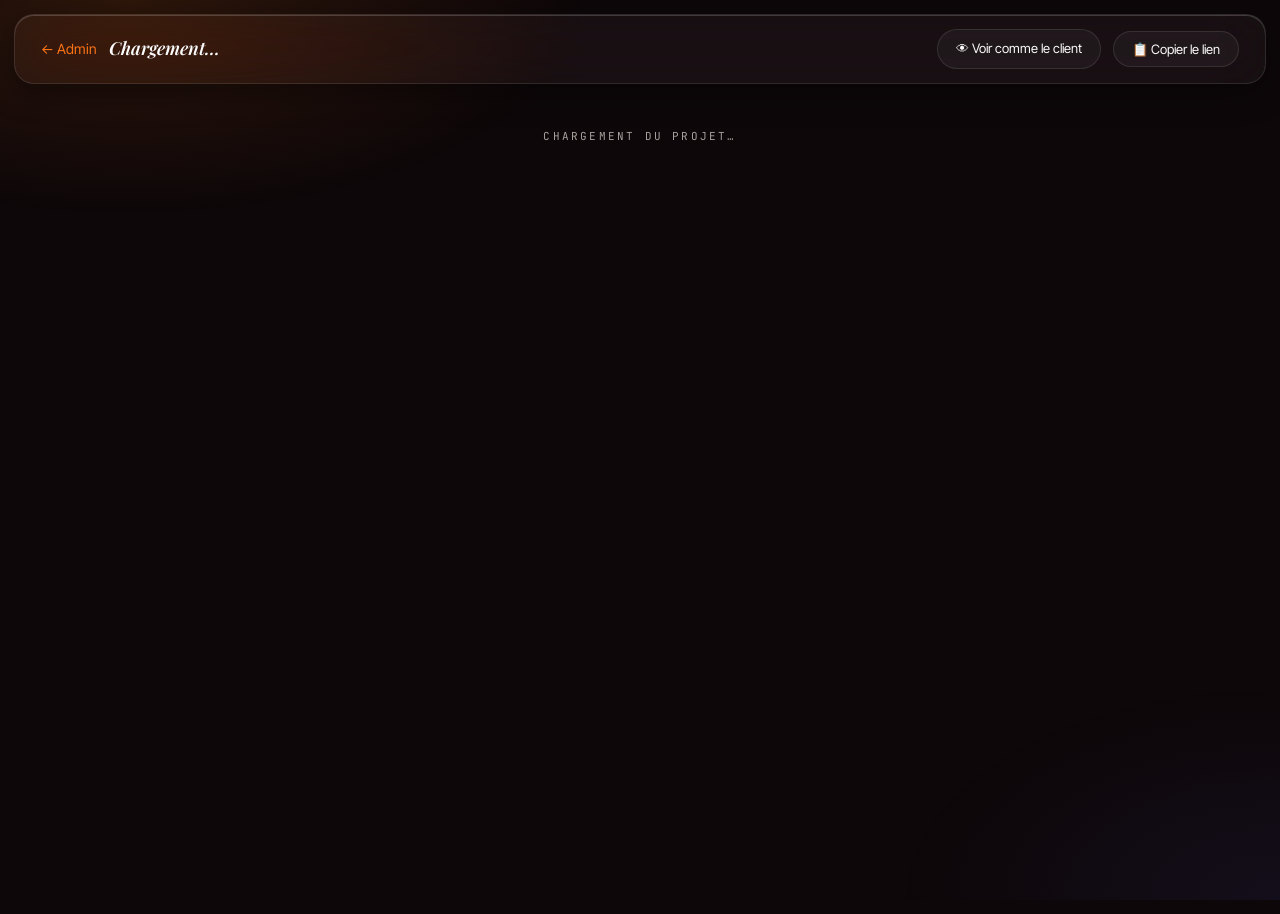
<file: admin-project.html>
<!DOCTYPE html>
<html lang="fr">
<head>
  <meta charset="UTF-8" />
  <meta name="viewport" content="width=device-width, initial-scale=1.0" />
  <meta name="robots" content="noindex, nofollow" />
  <title>Édition de projet — Admin Baye Dame</title>
  <link rel="icon" type="image/svg+xml" href="favicon.svg" />
  <link rel="preconnect" href="https://fonts.googleapis.com">
  <link rel="preconnect" href="https://fonts.gstatic.com" crossorigin>
  <link href="https://fonts.googleapis.com/css2?family=Inter+Tight:wght@300;400;500;600;700&family=Playfair+Display:ital,wght@0,400;0,500;0,600;1,400;1,500&family=JetBrains+Mono:wght@400;500&display=swap" rel="stylesheet">
  <style>
    :root {
      --bg: #0d0709;
      --bg-alt: #1a0e0a;
      --bg-card: rgba(255, 255, 255, 0.04);
      --fg: #fafafa;
      --fg-dim: #a8a29e;
      --accent: #f97316;
      --accent-2: #fb923c;
      --accent-3: #c2410c;
      --accent-soft: rgba(249, 115, 22, 0.12);
      --line: rgba(255, 255, 255, 0.08);
      --line-strong: rgba(255, 255, 255, 0.18);
      --glass-bg: rgba(255, 255, 255, 0.04);
      --glass-border: rgba(255, 255, 255, 0.10);
      --glass-shine: rgba(255, 255, 255, 0.18);
    }
    * { margin: 0; padding: 0; box-sizing: border-box; }
    body {
      background: var(--bg);
      color: var(--fg);
      font-family: 'Inter Tight', sans-serif;
      font-size: 14px;
      line-height: 1.5;
      min-height: 100vh;
      position: relative;
      overflow-x: hidden;
    }
    body::before {
      content: '';
      position: fixed; inset: 0;
      pointer-events: none;
      z-index: 0;
      background:
        radial-gradient(ellipse 60% 40% at 10% 0%, rgba(249, 115, 22, 0.14), transparent 60%),
        radial-gradient(ellipse 50% 40% at 100% 100%, rgba(99, 102, 241, 0.08), transparent 60%);
    }
    .topbar, .container { position: relative; z-index: 2; }
    a { color: var(--accent); text-decoration: none; }
    a:hover { text-decoration: underline; }
    button { font-family: inherit; cursor: pointer; }

    .topbar {
      margin: 14px;
      padding: 14px 26px;
      border-radius: 20px;
      display: flex;
      justify-content: space-between;
      align-items: center;
      gap: 16px;
      flex-wrap: wrap;
      backdrop-filter: blur(28px) saturate(180%);
      -webkit-backdrop-filter: blur(28px) saturate(180%);
      background: var(--glass-bg);
      border: 1px solid var(--glass-border);
      box-shadow:
        inset 0 1px 0 var(--glass-shine),
        0 8px 32px rgba(0, 0, 0, 0.4);
    }
    .topbar__left { display: flex; align-items: center; gap: 12px; }
    .topbar__left strong {
      font-family: 'Playfair Display', serif;
      font-size: 18px;
      font-weight: 600;
      font-style: italic;
    }
    .topbar__right { display: flex; gap: 12px; align-items: center; flex-wrap: wrap; }
    .btn {
      padding: 9px 18px;
      border-radius: 100px;
      border: 1px solid var(--glass-border);
      background: rgba(255, 255, 255, 0.04);
      color: var(--fg);
      font-size: 13px;
      transition: background 0.2s, border-color 0.2s;
      text-decoration: none;
      display: inline-block;
    }
    .btn:hover { background: rgba(255, 255, 255, 0.08); border-color: var(--line-strong); text-decoration: none; }
    .btn-primary {
      background: linear-gradient(135deg, var(--accent-2), var(--accent), var(--accent-3));
      color: var(--bg);
      border: none;
      font-weight: 600;
      box-shadow:
        inset 0 1px 0 rgba(255, 255, 255, 0.4),
        0 4px 14px rgba(249, 115, 22, 0.3);
    }
    .btn-primary:hover {
      transform: translateY(-1px);
      background: linear-gradient(135deg, var(--accent-2), var(--accent), var(--accent-3));
      box-shadow:
        inset 0 1px 0 rgba(255, 255, 255, 0.4),
        0 10px 24px rgba(249, 115, 22, 0.5);
    }

    .container {
      max-width: 1200px;
      margin: 0 auto;
      padding: 32px;
      display: grid;
      grid-template-columns: 1fr 380px;
      gap: 32px;
    }
    @media (max-width: 900px) {
      .container { grid-template-columns: 1fr; padding: 20px; gap: 20px; }
    }

    .col-main, .col-side { display: flex; flex-direction: column; gap: 20px; }

    .card {
      backdrop-filter: blur(28px) saturate(180%);
      -webkit-backdrop-filter: blur(28px) saturate(180%);
      background: var(--glass-bg);
      border: 1px solid var(--glass-border);
      border-radius: 18px;
      padding: 26px;
      box-shadow:
        inset 0 1px 0 var(--glass-shine),
        0 8px 28px rgba(0, 0, 0, 0.28);
    }
    .card__head {
      display: flex;
      justify-content: space-between;
      align-items: center;
      margin-bottom: 16px;
      gap: 12px;
    }
    .card__title {
      font-size: 12px;
      letter-spacing: 0.18em;
      text-transform: uppercase;
      color: var(--accent-2);
      font-weight: 600;
      font-family: 'JetBrains Mono', monospace;
    }
    .card__sub { font-size: 12px; color: var(--fg-dim); }

    .field { margin-bottom: 14px; }
    .field label {
      display: block;
      font-size: 10px;
      letter-spacing: 0.15em;
      color: var(--fg-dim);
      margin-bottom: 6px;
      text-transform: uppercase;
      font-weight: 500;
    }
    .field input, .field select, .field textarea {
      width: 100%;
      padding: 11px 14px;
      background: rgba(255, 255, 255, 0.03);
      border: 1px solid var(--glass-border);
      color: var(--fg);
      font-family: inherit;
      font-size: 13px;
      border-radius: 10px;
      outline: none;
      transition: border-color 0.2s, background 0.2s;
    }
    .field input:focus, .field select:focus, .field textarea:focus { border-color: var(--accent); background: rgba(255, 255, 255, 0.05); }
    .field textarea { resize: vertical; min-height: 70px; }
    .field-row { display: grid; grid-template-columns: 1fr 1fr; gap: 12px; }
    @media (max-width: 600px) { .field-row { grid-template-columns: 1fr; } }

    /* DELIVERABLES */
    .deliverable {
      background: rgba(0, 0, 0, 0.25);
      border: 1px solid var(--glass-border);
      border-radius: 12px;
      padding: 18px;
      margin-bottom: 12px;
      transition: border-color 0.2s;
    }
    .deliverable:hover { border-color: rgba(249, 115, 22, 0.25); }
    .deliverable__head {
      display: flex;
      justify-content: space-between;
      gap: 12px;
      align-items: center;
      margin-bottom: 10px;
      flex-wrap: wrap;
    }
    .deliverable__type {
      display: inline-flex; align-items: center; gap: 6px;
      padding: 4px 10px;
      border-radius: 100px;
      font-family: 'JetBrains Mono', monospace;
      font-size: 10px;
      letter-spacing: 0.15em;
      text-transform: uppercase;
      font-weight: 500;
    }
    .type-video { background: rgba(59,130,246,0.15); color: #3b82f6; }
    .type-gallery { background: rgba(168,85,247,0.15); color: #a855f7; }
    .type-download { background: rgba(16,185,129,0.15); color: #10b981; }
    .type-note { background: rgba(245,158,11,0.15); color: #f59e0b; }
    .deliverable__title { font-weight: 600; font-size: 15px; }
    .deliverable__url {
      font-family: 'JetBrains Mono', monospace;
      font-size: 11px;
      color: var(--fg-dim);
      word-break: break-all;
      margin-top: 4px;
    }
    .deliverable__desc {
      font-size: 13px;
      color: var(--fg-dim);
      margin: 8px 0;
      font-style: italic;
    }
    .deliverable__actions {
      display: flex; gap: 8px; flex-wrap: wrap;
      margin-top: 10px;
    }
    .btn-sm {
      padding: 6px 14px;
      font-size: 12px;
      border-radius: 100px;
      border: 1px solid var(--glass-border);
      background: rgba(255, 255, 255, 0.04);
      color: var(--fg);
      transition: background 0.2s, border-color 0.2s;
    }
    .btn-sm:hover { background: rgba(255, 255, 255, 0.08); border-color: var(--line-strong); }
    .btn-del { color: #ef4444; border-color: rgba(239,68,68,0.4); }
    .btn-del:hover { background: rgba(239,68,68,0.1); }

    /* ADD DELIVERABLE FORM */
    .add-form {
      background: rgba(255, 255, 255, 0.02);
      border: 1px dashed var(--glass-border);
      border-radius: 12px;
      padding: 18px;
      margin-top: 12px;
    }

    /* COMMENTS */
    .comment {
      padding: 14px 16px;
      background: rgba(0, 0, 0, 0.25);
      border: 1px solid var(--glass-border);
      border-radius: 12px;
      margin-bottom: 8px;
      border-left: 3px solid var(--accent);
    }
    .comment--client { border-left-color: #6366f1; background: rgba(99, 102, 241, 0.06); }
    .comment--admin { border-left-color: var(--accent); background: rgba(249, 115, 22, 0.08); }
    .comment--resolved { opacity: 0.6; border-left-color: var(--line-strong); }
    .comment__head {
      display: flex; justify-content: space-between; align-items: baseline;
      margin-bottom: 6px; gap: 12px;
    }
    .comment__author { font-weight: 600; font-size: 13px; }
    .comment__author small {
      font-weight: 400; color: var(--fg-dim);
      font-family: 'JetBrains Mono', monospace; font-size: 10px;
      letter-spacing: 0.1em; margin-left: 6px;
    }
    .comment__date { font-size: 11px; color: var(--fg-dim); font-family: 'JetBrains Mono', monospace; }
    .comment__body { font-size: 13px; white-space: pre-wrap; }
    .comment__deliverable {
      font-size: 11px; color: var(--fg-dim); margin-top: 6px;
      font-style: italic;
    }
    .comment__actions { display: flex; gap: 8px; margin-top: 8px; flex-wrap: wrap; }

    .empty {
      text-align: center; padding: 30px 20px; color: var(--fg-dim);
      font-size: 13px;
    }
    .loading {
      text-align: center; padding: 30px;
      color: var(--fg-dim); font-family: 'JetBrains Mono', monospace;
      font-size: 11px; letter-spacing: 0.2em;
    }
    .hidden { display: none !important; }
    .pill {
      display: inline-flex; align-items: center; gap: 4px;
      padding: 4px 10px;
      border-radius: 100px;
      font-size: 11px;
      letter-spacing: 0.05em;
    }
  </style>
</head>
<body>

  <div class="topbar">
    <div class="topbar__left">
      <a href="admin.html">← Admin</a>
      <strong id="project-title">Chargement…</strong>
    </div>
    <div class="topbar__right">
      <span id="project-status" class="pill"></span>
      <a id="public-link-btn" class="btn" target="_blank">👁 Voir comme le client</a>
      <button id="copy-link-btn" class="btn">📋 Copier le lien</button>
    </div>
  </div>

  <div id="loading" class="loading">CHARGEMENT DU PROJET…</div>

  <div id="content" class="container hidden">
    <!-- COLONNE PRINCIPALE : LIVRABLES -->
    <div class="col-main">
      <div class="card">
        <div class="card__head">
          <div>
            <div class="card__title">📦 Livrables</div>
            <div class="card__sub">Ce que le client va voir et pouvoir commenter</div>
          </div>
          <button class="btn btn-primary" id="show-add-form">+ Ajouter un livrable</button>
        </div>

        <!-- Form ajout livrable -->
        <div class="add-form hidden" id="add-form">
          <div class="field">
            <label for="d-type">Type</label>
            <select id="d-type">
              <option value="video">🎬 Vidéo (YouTube / Vimeo)</option>
              <option value="gallery">📷 Galerie photo (lien Drive, Dropbox, etc.)</option>
              <option value="download">⬇️ Lien de téléchargement (WeTransfer, Drive…)</option>
              <option value="note">📝 Note (info pour le client, sans lien)</option>
            </select>
          </div>
          <div class="field">
            <label for="d-title">Titre *</label>
            <input id="d-title" required maxlength="200" placeholder="Ex : Teaser v1 — Mariage Saly" />
          </div>
          <div class="field" id="d-url-field">
            <label for="d-url">URL *</label>
            <input id="d-url" maxlength="2000" placeholder="Ex : https://youtu.be/abc123 ou https://drive.google.com/..." />
            <div class="card__sub" style="margin-top:4px;">Pour YouTube/Vimeo, colle juste l'URL normale, l'embed est auto-détecté.</div>
          </div>
          <div class="field">
            <label for="d-desc">Description (optionnel)</label>
            <textarea id="d-desc" maxlength="2000" placeholder="Ex : Version 1 du teaser, en attente de tes retours sur la musique et les transitions."></textarea>
          </div>
          <div style="display:flex; gap:8px; justify-content:flex-end;">
            <button class="btn" id="cancel-add">Annuler</button>
            <button class="btn btn-primary" id="save-deliverable">💾 Ajouter</button>
          </div>
        </div>

        <div id="deliverables-list" style="margin-top:16px;"></div>
      </div>
    </div>

    <!-- COLONNE LATÉRALE -->
    <div class="col-side">
      <!-- INFOS PROJET -->
      <div class="card">
        <div class="card__head">
          <div class="card__title">ℹ️ Infos projet</div>
        </div>
        <div class="field">
          <label>Lien à envoyer au client</label>
          <input id="public-url" readonly style="font-family: 'JetBrains Mono', monospace; font-size: 11px;" />
        </div>
        <div class="field-row">
          <div class="field">
            <label>Client</label>
            <div id="client-name-display" style="font-weight:500;"></div>
          </div>
          <div class="field">
            <label>Email</label>
            <div id="client-email-display" style="font-size:13px;color:var(--fg-dim);"></div>
          </div>
        </div>
        <div class="field">
          <label>Description (visible par le client)</label>
          <div id="description-display" style="font-size:13px; color:var(--fg-dim); padding:10px; background:var(--bg); border-radius:6px; white-space:pre-wrap;"></div>
        </div>
        <a class="btn" href="admin.html" style="width: 100%; text-align:center;">⚙ Modifier les infos sur Admin</a>
      </div>

      <!-- COMMENTAIRES -->
      <div class="card">
        <div class="card__head">
          <div>
            <div class="card__title">💬 Commentaires</div>
            <div class="card__sub" id="comment-stats">—</div>
          </div>
        </div>
        <div id="comments-list">
          <div class="empty">Aucun commentaire pour l'instant.</div>
        </div>
        <!-- Réponse admin -->
        <div style="margin-top: 16px; padding-top: 16px; border-top: 1px solid var(--line);">
          <div class="field">
            <label for="admin-reply">Répondre / commenter (Baye Dame)</label>
            <textarea id="admin-reply" rows="3" placeholder="Ex : Bien noté, je modifie la musique et te renvoie une v2 demain."></textarea>
          </div>
          <button class="btn btn-primary" id="post-reply">📤 Publier</button>
        </div>
      </div>
    </div>
  </div>

  <script type="module">
    import { createClient } from 'https://esm.sh/@supabase/supabase-js@2';

    const SUPABASE_URL = 'https://bsaswpsgufyamrnrfkvw.supabase.co';
    const SUPABASE_KEY = 'sb_publishable_E-e-dFA7UfXdZgiRL0jr5A_gVtCfjjl';
    const supabase = createClient(SUPABASE_URL, SUPABASE_KEY);

    const PROJECT_STATUS_LABELS = {
      in_progress: 'En cours',
      review: 'À valider',
      approved: 'Validé',
      archived: 'Archivé'
    };

    const params = new URLSearchParams(window.location.search);
    const projectId = params.get('id');
    let currentProject = null;
    let currentDeliverables = [];
    let currentComments = [];

    const $ = id => document.getElementById(id);

    function escHtml(s) {
      return String(s ?? '').replace(/&/g,'&amp;').replace(/</g,'&lt;').replace(/>/g,'&gt;').replace(/"/g,'&quot;').replace(/'/g,'&#039;');
    }
    function formatDateTime(d) {
      if (!d) return '';
      return new Date(d).toLocaleDateString('fr-FR', { day: '2-digit', month: 'short', year: 'numeric', hour: '2-digit', minute: '2-digit' });
    }

    // Convertir URL YouTube/Vimeo en URL embed
    function toEmbedUrl(url) {
      if (!url) return null;
      // YouTube watch?v=
      let m = url.match(/youtube\.com\/watch\?v=([a-zA-Z0-9_-]+)/);
      if (m) return `https://www.youtube.com/embed/${m[1]}`;
      // youtu.be/
      m = url.match(/youtu\.be\/([a-zA-Z0-9_-]+)/);
      if (m) return `https://www.youtube.com/embed/${m[1]}`;
      // YouTube shorts
      m = url.match(/youtube\.com\/shorts\/([a-zA-Z0-9_-]+)/);
      if (m) return `https://www.youtube.com/embed/${m[1]}`;
      // YouTube embed direct
      m = url.match(/youtube\.com\/embed\/([a-zA-Z0-9_-]+)/);
      if (m) return `https://www.youtube.com/embed/${m[1]}`;
      // Vimeo
      m = url.match(/vimeo\.com\/(\d+)/);
      if (m) return `https://player.vimeo.com/video/${m[1]}`;
      return null;
    }

    // ===== AUTH =====
    async function requireAuth() {
      const { data: { session } } = await supabase.auth.getSession();
      if (!session) {
        window.location.href = 'admin.html';
        return false;
      }
      return true;
    }

    // ===== LOAD PROJECT =====
    async function loadProject() {
      if (!projectId) {
        $('loading').textContent = 'Projet introuvable.';
        return;
      }
      const { data: project, error } = await supabase
        .from('client_projects')
        .select('*')
        .eq('id', projectId)
        .single();
      if (error || !project) {
        $('loading').textContent = 'Erreur : ' + (error?.message || 'Projet introuvable');
        return;
      }
      currentProject = project;
      renderProjectHead();

      // Load deliverables & comments en parallèle
      const [delivResult, commResult] = await Promise.all([
        supabase.from('project_deliverables').select('*').eq('project_id', projectId).order('display_order'),
        supabase.from('project_comments').select('*').eq('project_id', projectId).order('created_at')
      ]);

      currentDeliverables = delivResult.data || [];
      currentComments = commResult.data || [];

      renderDeliverables();
      renderComments();

      $('loading').classList.add('hidden');
      $('content').classList.remove('hidden');
    }

    function renderProjectHead() {
      const p = currentProject;
      document.title = `${p.title} — Admin`;
      $('project-title').textContent = p.title;
      const url = `${window.location.origin}/projet.html?p=${encodeURIComponent(p.slug)}`;
      $('public-url').value = url;
      $('public-link-btn').href = url;
      const statusEl = $('project-status');
      statusEl.textContent = PROJECT_STATUS_LABELS[p.status] || p.status;
      statusEl.style.background = p.status === 'approved' ? 'rgba(16,185,129,0.15)' :
                                  p.status === 'review' ? 'rgba(139,92,246,0.15)' :
                                  p.status === 'archived' ? 'rgba(107,114,128,0.15)' :
                                  'rgba(245,158,11,0.15)';
      statusEl.style.color = p.status === 'approved' ? '#10b981' :
                             p.status === 'review' ? '#8b5cf6' :
                             p.status === 'archived' ? '#6b7280' :
                             '#f59e0b';
      $('client-name-display').textContent = p.client_name;
      $('client-email-display').textContent = p.client_email || '—';
      $('description-display').textContent = p.description || 'Aucune description.';
    }

    function renderDeliverables() {
      if (currentDeliverables.length === 0) {
        $('deliverables-list').innerHTML = '<div class="empty">Aucun livrable. Clique sur « Ajouter un livrable » pour commencer.</div>';
        return;
      }
      $('deliverables-list').innerHTML = currentDeliverables.map(d => {
        const typeLabels = { video: '🎬 Vidéo', gallery: '📷 Galerie', download: '⬇️ Téléchargement', note: '📝 Note' };
        const embed = d.type === 'video' ? toEmbedUrl(d.url) : null;
        return `
          <div class="deliverable" data-id="${d.id}">
            <div class="deliverable__head">
              <div>
                <span class="deliverable__type type-${d.type}">${typeLabels[d.type] || d.type}</span>
                <div class="deliverable__title">${escHtml(d.title)}</div>
              </div>
            </div>
            ${d.url ? `<div class="deliverable__url">🔗 ${escHtml(d.url)}</div>` : ''}
            ${d.description ? `<div class="deliverable__desc">${escHtml(d.description)}</div>` : ''}
            ${embed ? `
              <div style="position:relative; aspect-ratio:16/9; border-radius:6px; overflow:hidden; margin-top:10px; background:#000;">
                <iframe src="${embed}" style="position:absolute;inset:0;width:100%;height:100%;border:0;" allowfullscreen></iframe>
              </div>
            ` : ''}
            <div class="deliverable__actions">
              <button class="btn-sm" data-up="${d.id}" title="Monter">↑</button>
              <button class="btn-sm" data-down="${d.id}" title="Descendre">↓</button>
              <button class="btn-sm btn-del" data-del-deliv="${d.id}">Supprimer</button>
            </div>
          </div>
        `;
      }).join('');

      // Move up/down
      $('deliverables-list').querySelectorAll('[data-up]').forEach(b => b.addEventListener('click', () => moveDeliverable(b.dataset.up, -1)));
      $('deliverables-list').querySelectorAll('[data-down]').forEach(b => b.addEventListener('click', () => moveDeliverable(b.dataset.down, +1)));
      $('deliverables-list').querySelectorAll('[data-del-deliv]').forEach(b => b.addEventListener('click', () => deleteDeliverable(b.dataset.delDeliv)));
    }

    async function moveDeliverable(id, direction) {
      const idx = currentDeliverables.findIndex(d => d.id === id);
      const swapIdx = idx + direction;
      if (idx < 0 || swapIdx < 0 || swapIdx >= currentDeliverables.length) return;
      const a = currentDeliverables[idx], b = currentDeliverables[swapIdx];
      const tmp = a.display_order; a.display_order = b.display_order; b.display_order = tmp;
      await Promise.all([
        supabase.from('project_deliverables').update({ display_order: a.display_order }).eq('id', a.id),
        supabase.from('project_deliverables').update({ display_order: b.display_order }).eq('id', b.id)
      ]);
      currentDeliverables.sort((x, y) => x.display_order - y.display_order);
      renderDeliverables();
    }

    async function deleteDeliverable(id) {
      if (!confirm('Supprimer ce livrable ? Les commentaires liés seront conservés.')) return;
      const { error } = await supabase.from('project_deliverables').delete().eq('id', id);
      if (error) return alert('Erreur : ' + error.message);
      currentDeliverables = currentDeliverables.filter(d => d.id !== id);
      renderDeliverables();
    }

    // ===== ADD DELIVERABLE =====
    $('show-add-form').addEventListener('click', () => {
      $('add-form').classList.toggle('hidden');
      $('d-type').value = 'video';
      $('d-title').value = '';
      $('d-url').value = '';
      $('d-desc').value = '';
      updateUrlField();
    });
    $('cancel-add').addEventListener('click', () => $('add-form').classList.add('hidden'));

    function updateUrlField() {
      const type = $('d-type').value;
      if (type === 'note') {
        $('d-url-field').classList.add('hidden');
      } else {
        $('d-url-field').classList.remove('hidden');
      }
    }
    $('d-type').addEventListener('change', updateUrlField);

    $('save-deliverable').addEventListener('click', async () => {
      const type = $('d-type').value;
      const title = $('d-title').value.trim();
      const url = $('d-url').value.trim();
      const description = $('d-desc').value.trim();
      if (!title) return alert('Donne un titre au livrable.');
      if (type !== 'note' && !url) return alert('Une URL est requise pour ce type de livrable.');
      const maxOrder = currentDeliverables.reduce((m, d) => Math.max(m, d.display_order), 0);
      const payload = {
        project_id: projectId,
        type, title,
        url: url || null,
        description: description || null,
        display_order: maxOrder + 1
      };
      const { data, error } = await supabase.from('project_deliverables').insert(payload).select().single();
      if (error) return alert('Erreur : ' + error.message);
      currentDeliverables.push(data);
      $('add-form').classList.add('hidden');
      renderDeliverables();
    });

    // ===== COMMENTS =====
    function renderComments() {
      const totalClient = currentComments.filter(c => c.author === 'client').length;
      const unresolved = currentComments.filter(c => c.author === 'client' && !c.resolved).length;
      $('comment-stats').textContent = `${currentComments.length} total · ${totalClient} client · ${unresolved} à traiter`;

      if (currentComments.length === 0) {
        $('comments-list').innerHTML = '<div class="empty">Aucun commentaire pour l\'instant.</div>';
        return;
      }
      $('comments-list').innerHTML = currentComments.map(c => {
        const deliv = c.deliverable_id ? currentDeliverables.find(d => d.id === c.deliverable_id) : null;
        return `
          <div class="comment comment--${c.author}${c.resolved ? ' comment--resolved' : ''}" data-id="${c.id}">
            <div class="comment__head">
              <div class="comment__author">
                ${escHtml(c.author_name)}
                <small>${c.author === 'client' ? 'CLIENT' : 'TOI'}</small>
              </div>
              <div class="comment__date">${formatDateTime(c.created_at)}</div>
            </div>
            <div class="comment__body">${escHtml(c.message)}</div>
            ${deliv ? `<div class="comment__deliverable">↳ sur "${escHtml(deliv.title)}"</div>` : ''}
            <div class="comment__actions">
              ${c.author === 'client' && !c.resolved ? `<button class="btn-sm" data-resolve="${c.id}">✓ Marquer traité</button>` : ''}
              ${c.author === 'client' && c.resolved ? `<button class="btn-sm" data-unresolve="${c.id}">↩ Remettre en attente</button>` : ''}
              <button class="btn-sm btn-del" data-del-comment="${c.id}">Supprimer</button>
            </div>
          </div>
        `;
      }).join('');

      $('comments-list').querySelectorAll('[data-resolve]').forEach(b => b.addEventListener('click', () => setCommentResolved(b.dataset.resolve, true)));
      $('comments-list').querySelectorAll('[data-unresolve]').forEach(b => b.addEventListener('click', () => setCommentResolved(b.dataset.unresolve, false)));
      $('comments-list').querySelectorAll('[data-del-comment]').forEach(b => b.addEventListener('click', () => deleteComment(b.dataset.delComment)));
    }

    async function setCommentResolved(id, resolved) {
      const { error } = await supabase.from('project_comments').update({ resolved }).eq('id', id);
      if (error) return alert('Erreur : ' + error.message);
      const c = currentComments.find(x => x.id === id);
      if (c) c.resolved = resolved;
      renderComments();
    }
    async function deleteComment(id) {
      if (!confirm('Supprimer ce commentaire ?')) return;
      const { error } = await supabase.from('project_comments').delete().eq('id', id);
      if (error) return alert('Erreur : ' + error.message);
      currentComments = currentComments.filter(c => c.id !== id);
      renderComments();
    }

    $('post-reply').addEventListener('click', async () => {
      const message = $('admin-reply').value.trim();
      if (!message) return;
      const payload = {
        project_id: projectId,
        author: 'admin',
        author_name: 'Baye Dame',
        message
      };
      const { data, error } = await supabase.from('project_comments').insert(payload).select().single();
      if (error) return alert('Erreur : ' + error.message);
      currentComments.push(data);
      $('admin-reply').value = '';
      renderComments();
    });

    // ===== COPY LINK =====
    $('copy-link-btn').addEventListener('click', async () => {
      try {
        await navigator.clipboard.writeText($('public-url').value);
        $('copy-link-btn').textContent = '✓ Copié !';
        setTimeout(() => { $('copy-link-btn').textContent = '📋 Copier le lien'; }, 1500);
      } catch {
        alert($('public-url').value);
      }
    });

    // ===== INIT =====
    (async () => {
      if (!(await requireAuth())) return;
      await loadProject();
    })();
  </script>
</body>
</html>
</file>
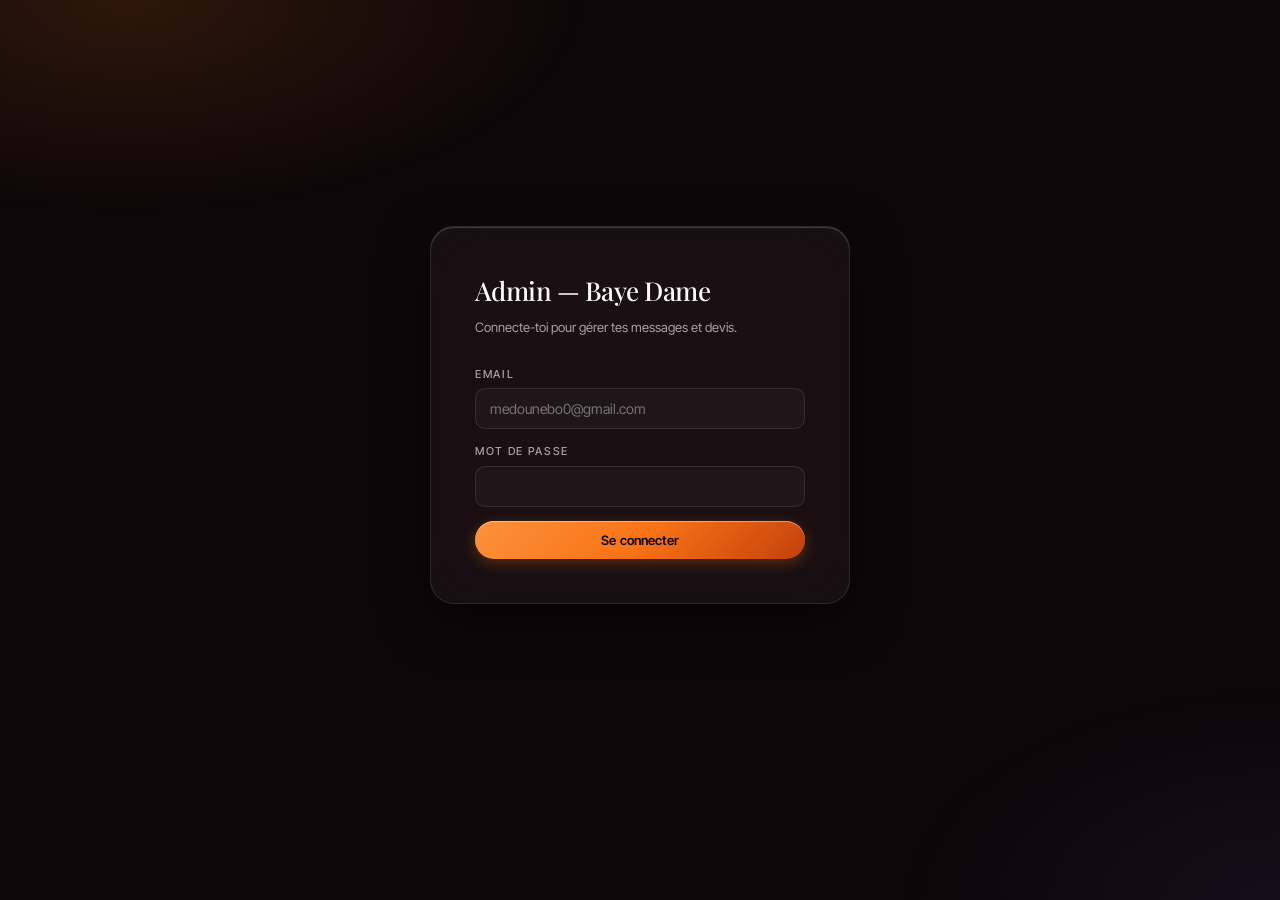
<file: admin.html>
<!DOCTYPE html>
<html lang="fr">
<head>
  <meta charset="UTF-8" />
  <meta name="viewport" content="width=device-width, initial-scale=1.0" />
  <meta name="robots" content="noindex, nofollow" />
  <title>Admin — Baye Dame</title>
  <link rel="icon" type="image/svg+xml" href="favicon.svg" />
  <link rel="preconnect" href="https://fonts.googleapis.com">
  <link rel="preconnect" href="https://fonts.gstatic.com" crossorigin>
  <link href="https://fonts.googleapis.com/css2?family=Inter+Tight:wght@300;400;500;600;700&family=Playfair+Display:ital,wght@0,400;0,500;0,600;1,400;1,500&family=JetBrains+Mono:wght@400;500&display=swap" rel="stylesheet">
  <style>
    :root {
      --bg: #0d0709;
      --bg-alt: #1a0e0a;
      --bg-card: rgba(255, 255, 255, 0.04);
      --fg: #fafafa;
      --fg-dim: #a8a29e;
      --accent: #f97316;
      --accent-2: #fb923c;
      --accent-3: #c2410c;
      --accent-soft: rgba(249, 115, 22, 0.12);
      --line: rgba(255, 255, 255, 0.08);
      --line-strong: rgba(255, 255, 255, 0.18);
      --glass-bg: rgba(255, 255, 255, 0.04);
      --glass-border: rgba(255, 255, 255, 0.10);
      --glass-shine: rgba(255, 255, 255, 0.18);

      --st-new: #6366f1;
      --st-callback: #f59e0b;
      --st-quoted: #a855f7;
      --st-converted: #10b981;
      --st-lost: #6b7280;

      --q-draft: #6b7280;
      --q-sent: #6366f1;
      --q-accepted: #10b981;
      --q-refused: #ef4444;
      --q-expired: #f59e0b;
    }
    * { margin: 0; padding: 0; box-sizing: border-box; }
    body {
      background: var(--bg);
      color: var(--fg);
      font-family: 'Inter Tight', sans-serif;
      font-size: 14px;
      line-height: 1.5;
      min-height: 100vh;
      position: relative;
      overflow-x: hidden;
    }
    /* Blobs atmosphériques discrets pour l'admin */
    body::before {
      content: '';
      position: fixed; inset: 0;
      pointer-events: none;
      z-index: 0;
      background:
        radial-gradient(ellipse 60% 40% at 10% 0%, rgba(249, 115, 22, 0.14), transparent 60%),
        radial-gradient(ellipse 50% 40% at 100% 100%, rgba(99, 102, 241, 0.08), transparent 60%);
    }
    .topbar, .stats, .view, .login-wrap, .modal { position: relative; z-index: 2; }
    a { color: var(--accent); text-decoration: none; }
    a:hover { text-decoration: underline; }
    button { font-family: inherit; cursor: pointer; }

    /* ========== HEADER ========== */
    .topbar {
      margin: 14px;
      padding: 14px 26px;
      border-radius: 20px;
      display: flex;
      justify-content: space-between;
      align-items: center;
      gap: 24px;
      flex-wrap: wrap;
      backdrop-filter: blur(28px) saturate(180%);
      -webkit-backdrop-filter: blur(28px) saturate(180%);
      background: var(--glass-bg);
      border: 1px solid var(--glass-border);
      box-shadow:
        inset 0 1px 0 var(--glass-shine),
        0 8px 32px rgba(0, 0, 0, 0.4);
    }
    .topbar__brand {
      display: flex;
      align-items: center;
      gap: 12px;
    }
    .topbar__brand strong {
      font-family: 'Playfair Display', serif;
      font-weight: 600;
      font-style: italic;
      font-size: 18px;
      letter-spacing: -0.01em;
    }
    .topbar__brand span {
      font-family: 'JetBrains Mono', monospace;
      font-size: 10px;
      letter-spacing: 0.2em;
      color: var(--bg);
      padding: 4px 12px;
      background: linear-gradient(135deg, var(--accent-2), var(--accent));
      border-radius: 100px;
      font-weight: 600;
      box-shadow: inset 0 1px 0 rgba(255,255,255,0.4), 0 2px 8px rgba(249,115,22,0.3);
    }
    .tabs { display: flex; gap: 4px; flex-wrap: wrap; }
    .tab {
      padding: 8px 16px;
      background: transparent;
      color: var(--fg-dim);
      border: 1px solid transparent;
      border-radius: 100px;
      font-size: 13px;
      font-weight: 500;
      transition: background 0.2s, color 0.2s, border-color 0.2s;
    }
    .tab:hover { color: var(--fg); background: rgba(255, 255, 255, 0.04); }
    .tab.is-active {
      background: rgba(249, 115, 22, 0.12);
      color: var(--accent-2);
      border-color: rgba(249, 115, 22, 0.30);
    }
    .topbar__right { display: flex; align-items: center; gap: 16px; font-size: 13px; color: var(--fg-dim); }
    .btn-logout {
      padding: 8px 16px;
      background: rgba(255, 255, 255, 0.04);
      color: var(--fg);
      border: 1px solid var(--glass-border);
      border-radius: 100px;
      font-size: 13px;
      transition: background 0.2s, border-color 0.2s;
    }
    .btn-logout:hover { background: rgba(255, 255, 255, 0.08); border-color: var(--line-strong); }

    /* ========== LOGIN ========== */
    .login-wrap {
      min-height: calc(100vh - 70px);
      display: grid;
      place-items: center;
      padding: 20px;
    }
    .login {
      width: 100%;
      max-width: 420px;
      backdrop-filter: blur(32px) saturate(180%);
      -webkit-backdrop-filter: blur(32px) saturate(180%);
      background: var(--glass-bg);
      border: 1px solid var(--glass-border);
      border-radius: 24px;
      padding: 44px;
      box-shadow:
        inset 0 1px 0 var(--glass-shine),
        0 16px 50px rgba(0, 0, 0, 0.5);
    }
    .login h1 {
      font-family: 'Playfair Display', serif;
      font-size: 26px;
      font-weight: 500;
      margin-bottom: 8px;
      letter-spacing: -0.02em;
    }
    .login p {
      color: var(--fg-dim);
      margin-bottom: 28px;
      font-size: 13px;
    }
    .field { margin-bottom: 14px; }
    .field label {
      display: block;
      font-size: 11px;
      letter-spacing: 0.15em;
      color: var(--fg-dim);
      margin-bottom: 6px;
      text-transform: uppercase;
      font-weight: 500;
    }
    .field input,
    .field textarea,
    .field select {
      width: 100%;
      padding: 11px 14px;
      background: rgba(255, 255, 255, 0.03);
      border: 1px solid var(--glass-border);
      color: var(--fg);
      font-family: inherit;
      font-size: 14px;
      border-radius: 10px;
      outline: none;
      transition: border-color 0.2s, background 0.2s;
    }
    .field input:focus,
    .field textarea:focus,
    .field select:focus { border-color: var(--accent); background: rgba(255, 255, 255, 0.05); }
    .field textarea { resize: vertical; min-height: 80px; }
    .field select { cursor: pointer; }
    .field select option { background: var(--bg-alt); color: var(--fg); }
    .btn-primary {
      padding: 11px 22px;
      background: linear-gradient(135deg, var(--accent-2), var(--accent), var(--accent-3));
      color: var(--bg);
      border: none;
      border-radius: 100px;
      font-size: 13px;
      font-weight: 600;
      letter-spacing: 0.01em;
      transition: transform 0.2s, box-shadow 0.3s;
      box-shadow:
        inset 0 1px 0 rgba(255, 255, 255, 0.4),
        0 4px 14px rgba(249, 115, 22, 0.3);
    }
    .btn-primary:hover {
      transform: translateY(-1px);
      box-shadow:
        inset 0 1px 0 rgba(255, 255, 255, 0.4),
        0 10px 24px rgba(249, 115, 22, 0.5);
    }
    .btn-primary:disabled { opacity: 0.5; cursor: not-allowed; transform: none; }
    .btn-primary--full { width: 100%; }
    .btn-secondary {
      padding: 11px 20px;
      background: rgba(255, 255, 255, 0.04);
      color: var(--fg);
      border: 1px solid var(--glass-border);
      border-radius: 100px;
      font-size: 13px;
      font-weight: 500;
      transition: background 0.2s, border-color 0.2s;
    }
    .btn-secondary:hover { background: rgba(255, 255, 255, 0.08); border-color: var(--line-strong); }
    .login-error {
      margin-top: 16px;
      padding: 10px;
      background: rgba(239, 68, 68, 0.1);
      color: #ef4444;
      border-radius: 6px;
      font-size: 13px;
      text-align: center;
      display: none;
    }
    .login-error.is-visible { display: block; }

    /* ========== STATS ========== */
    .stats {
      padding: 20px 32px;
      display: grid;
      grid-template-columns: repeat(auto-fit, minmax(150px, 1fr));
      gap: 14px;
    }
    .stat {
      backdrop-filter: blur(24px) saturate(180%);
      -webkit-backdrop-filter: blur(24px) saturate(180%);
      background: var(--glass-bg);
      border: 1px solid var(--glass-border);
      border-radius: 14px;
      padding: 16px;
      transition: all 0.3s ease;
      cursor: pointer;
      box-shadow:
        inset 0 1px 0 var(--glass-shine),
        0 4px 18px rgba(0, 0, 0, 0.25);
    }
    .stat:hover {
      border-color: rgba(249, 115, 22, 0.30);
      transform: translateY(-2px);
      box-shadow:
        inset 0 1px 0 var(--glass-shine),
        0 10px 28px rgba(249, 115, 22, 0.15);
    }
    .stat.is-active {
      border-color: var(--accent);
      background: rgba(249, 115, 22, 0.08);
    }
    .stat__label {
      font-size: 10px;
      letter-spacing: 0.15em;
      text-transform: uppercase;
      color: var(--fg-dim);
      margin-bottom: 8px;
      font-family: 'JetBrains Mono', monospace;
    }
    .stat__value {
      font-family: 'Playfair Display', serif;
      font-size: 28px;
      font-weight: 500;
      letter-spacing: -0.03em;
    }
    .stat__dot {
      display: inline-block;
      width: 8px;
      height: 8px;
      border-radius: 50%;
      margin-right: 6px;
      vertical-align: middle;
    }

    /* ========== TOOLBAR + LISTS ========== */
    .toolbar {
      padding: 16px 32px;
      display: flex;
      justify-content: space-between;
      align-items: center;
      gap: 16px;
      flex-wrap: wrap;
    }
    .toolbar h2 {
      font-family: 'Playfair Display', serif;
      font-size: 22px;
      font-weight: 500;
      letter-spacing: -0.02em;
    }
    .toolbar__count { color: var(--fg-dim); font-size: 13px; }
    .toolbar__actions { display: flex; gap: 8px; flex-wrap: wrap; }
    .refresh-btn {
      padding: 8px 16px;
      background: rgba(255, 255, 255, 0.04);
      color: var(--fg);
      border: 1px solid var(--glass-border);
      border-radius: 100px;
      font-size: 13px;
      transition: background 0.2s, border-color 0.2s;
    }
    .refresh-btn:hover { background: rgba(255, 255, 255, 0.08); border-color: var(--line-strong); }
    .new-btn {
      padding: 9px 20px;
      background: linear-gradient(135deg, var(--accent-2), var(--accent), var(--accent-3));
      color: var(--bg);
      border: none;
      border-radius: 100px;
      font-size: 13px;
      font-weight: 600;
      transition: transform 0.2s, box-shadow 0.3s;
      box-shadow:
        inset 0 1px 0 rgba(255, 255, 255, 0.4),
        0 4px 14px rgba(249, 115, 22, 0.3);
    }
    .new-btn:hover {
      transform: translateY(-1px);
      box-shadow:
        inset 0 1px 0 rgba(255, 255, 255, 0.4),
        0 10px 24px rgba(249, 115, 22, 0.5);
    }

    .list {
      padding: 0 32px 32px;
      display: flex;
      flex-direction: column;
      gap: 12px;
    }
    .empty {
      text-align: center;
      padding: 60px 20px;
      color: var(--fg-dim);
    }
    .loading {
      text-align: center;
      padding: 40px;
      color: var(--fg-dim);
      font-family: 'JetBrains Mono', monospace;
      font-size: 12px;
      letter-spacing: 0.2em;
    }
    .hidden { display: none !important; }

    /* ========== MESSAGE CARD ========== */
    .msg {
      backdrop-filter: blur(24px) saturate(180%);
      -webkit-backdrop-filter: blur(24px) saturate(180%);
      background: var(--glass-bg);
      border: 1px solid var(--glass-border);
      border-radius: 16px;
      padding: 22px;
      transition: all 0.3s ease;
      box-shadow:
        inset 0 1px 0 var(--glass-shine),
        0 6px 22px rgba(0, 0, 0, 0.25);
    }
    .msg:hover {
      border-color: rgba(249, 115, 22, 0.25);
      transform: translateY(-2px);
      box-shadow:
        inset 0 1px 0 var(--glass-shine),
        0 12px 30px rgba(249, 115, 22, 0.12);
    }
    .msg__head {
      display: flex;
      justify-content: space-between;
      gap: 16px;
      margin-bottom: 14px;
      flex-wrap: wrap;
    }
    .msg__meta { display: flex; flex-direction: column; gap: 4px; }
    .msg__name { font-size: 16px; font-weight: 600; letter-spacing: -0.01em; }
    .msg__contact {
      display: flex; gap: 16px;
      font-size: 13px; color: var(--fg-dim);
      flex-wrap: wrap; align-items: center;
    }
    .msg__contact a { color: var(--fg-dim); }
    .msg__contact a:hover { color: var(--accent); }
    .msg__date {
      font-family: 'JetBrains Mono', monospace;
      font-size: 11px; letter-spacing: 0.1em;
      color: var(--fg-dim);
      white-space: nowrap;
    }
    .msg__type {
      display: inline-block;
      padding: 4px 12px;
      background: rgba(249, 115, 22, 0.10);
      border: 1px solid rgba(249, 115, 22, 0.25);
      border-radius: 100px;
      font-size: 11px;
      letter-spacing: 0.12em;
      color: var(--accent-2);
      margin-bottom: 12px;
      font-family: 'JetBrains Mono', monospace;
      font-weight: 500;
    }
    .msg__body {
      padding: 16px;
      background: rgba(0, 0, 0, 0.25);
      border: 1px solid var(--glass-border);
      border-radius: 10px;
      color: var(--fg);
      font-size: 14px;
      line-height: 1.6;
      white-space: pre-wrap;
      margin-bottom: 16px;
    }
    .msg__actions {
      display: flex; gap: 8px;
      align-items: center; flex-wrap: wrap;
    }
    .msg__status, .quote__status {
      padding: 7px 14px;
      border-radius: 100px;
      border: 1px solid var(--glass-border);
      background: rgba(255, 255, 255, 0.04);
      color: var(--fg);
      font-family: inherit;
      font-size: 13px;
      cursor: pointer;
      transition: border-color 0.2s, background 0.2s;
    }
    .msg__status:hover, .quote__status:hover { background: rgba(255, 255, 255, 0.08); border-color: var(--line-strong); }
    .msg__delete, .quote__delete {
      padding: 7px 14px;
      background: transparent;
      border: 1px solid var(--glass-border);
      border-radius: 100px;
      color: var(--fg-dim);
      font-size: 13px;
      transition: color 0.2s, border-color 0.2s, background 0.2s;
    }
    .msg__delete:hover, .quote__delete:hover { color: #ef4444; border-color: #ef4444; background: rgba(239,68,68,0.06); }
    .msg__create-quote {
      padding: 7px 16px;
      background: linear-gradient(135deg, var(--accent-2), var(--accent));
      color: var(--bg);
      border: none;
      border-radius: 100px;
      font-size: 13px;
      font-weight: 600;
      transition: transform 0.2s, box-shadow 0.3s;
      box-shadow:
        inset 0 1px 0 rgba(255, 255, 255, 0.4),
        0 4px 12px rgba(249, 115, 22, 0.3);
    }
    .msg__create-quote:hover {
      transform: translateY(-1px);
      box-shadow:
        inset 0 1px 0 rgba(255, 255, 255, 0.4),
        0 8px 20px rgba(249, 115, 22, 0.5);
    }
    .pill {
      display: inline-flex;
      align-items: center;
      gap: 6px;
      padding: 4px 10px;
      border-radius: 100px;
      font-size: 11px;
      letter-spacing: 0.1em;
      text-transform: uppercase;
      font-weight: 500;
    }
    .pill .dot { display: inline-block; width: 6px; height: 6px; border-radius: 50%; }
    .st-new { color: var(--st-new); background: rgba(99, 102, 241, 0.12); border: 1px solid rgba(99,102,241,0.25); }
    .st-callback { color: var(--st-callback); background: rgba(245, 158, 11, 0.12); border: 1px solid rgba(245,158,11,0.25); }
    .st-quoted { color: var(--st-quoted); background: rgba(168, 85, 247, 0.12); border: 1px solid rgba(168,85,247,0.25); }
    .st-converted { color: var(--st-converted); background: rgba(16, 185, 129, 0.12); border: 1px solid rgba(16,185,129,0.25); }
    .st-lost { color: var(--st-lost); background: rgba(107, 114, 128, 0.12); border: 1px solid rgba(107,114,128,0.25); }
    .dot-new { background: var(--st-new); }
    .dot-callback { background: var(--st-callback); }
    .dot-quoted { background: var(--st-quoted); }
    .dot-converted { background: var(--st-converted); }
    .dot-lost { background: var(--st-lost); }
    .q-draft { color: var(--q-draft); background: rgba(107, 114, 128, 0.12); border: 1px solid rgba(107,114,128,0.25); }
    .q-sent { color: var(--q-sent); background: rgba(99, 102, 241, 0.12); border: 1px solid rgba(99,102,241,0.25); }
    .q-accepted { color: var(--q-accepted); background: rgba(16, 185, 129, 0.12); border: 1px solid rgba(16,185,129,0.25); }
    .q-refused { color: var(--q-refused); background: rgba(239, 68, 68, 0.12); border: 1px solid rgba(239,68,68,0.25); }
    .q-expired { color: var(--q-expired); background: rgba(245, 158, 11, 0.12); border: 1px solid rgba(245,158,11,0.25); }
    .qdot-draft { background: var(--q-draft); }
    .qdot-sent { background: var(--q-sent); }
    .qdot-accepted { background: var(--q-accepted); }
    .qdot-refused { background: var(--q-refused); }
    .qdot-expired { background: var(--q-expired); }

    /* ========== QUOTE CARD ========== */
    .quote {
      backdrop-filter: blur(24px) saturate(180%);
      -webkit-backdrop-filter: blur(24px) saturate(180%);
      background: var(--glass-bg);
      border: 1px solid var(--glass-border);
      border-radius: 16px;
      padding: 22px;
      transition: all 0.3s ease;
      box-shadow:
        inset 0 1px 0 var(--glass-shine),
        0 6px 22px rgba(0, 0, 0, 0.25);
    }
    .quote:hover {
      border-color: rgba(249, 115, 22, 0.25);
      transform: translateY(-2px);
      box-shadow:
        inset 0 1px 0 var(--glass-shine),
        0 12px 30px rgba(249, 115, 22, 0.12);
    }
    .quote__head {
      display: flex;
      justify-content: space-between;
      gap: 16px;
      margin-bottom: 14px;
      flex-wrap: wrap;
    }
    .quote__num {
      font-family: 'JetBrains Mono', monospace;
      font-size: 12px;
      letter-spacing: 0.18em;
      color: var(--accent-2);
      margin-bottom: 4px;
      font-weight: 500;
    }
    .quote__client {
      font-family: 'Playfair Display', serif;
      font-size: 20px;
      font-weight: 500;
      letter-spacing: -0.01em;
    }
    .quote__amount {
      font-family: 'Playfair Display', serif;
      font-size: 26px;
      font-weight: 500;
      letter-spacing: -0.02em;
      background: linear-gradient(135deg, var(--accent-2), var(--accent));
      -webkit-background-clip: text;
      background-clip: text;
      color: transparent;
      white-space: nowrap;
    }
    .quote__sub {
      display: flex; gap: 16px; flex-wrap: wrap;
      font-size: 13px; color: var(--fg-dim);
      margin-bottom: 12px;
    }
    .quote__items-preview {
      padding: 12px 16px;
      background: rgba(0, 0, 0, 0.25);
      border: 1px solid var(--glass-border);
      border-radius: 10px;
      font-size: 13px;
      color: var(--fg-dim);
      margin-bottom: 12px;
    }
    .quote__actions {
      display: flex; gap: 8px;
      align-items: center; flex-wrap: wrap;
    }
    .quote__view-btn, .quote__edit-btn {
      padding: 7px 16px;
      background: linear-gradient(135deg, var(--accent-2), var(--accent));
      color: var(--bg);
      border: none;
      border-radius: 100px;
      font-size: 13px;
      font-weight: 600;
      transition: transform 0.2s, box-shadow 0.3s;
      text-decoration: none;
      display: inline-block;
      box-shadow:
        inset 0 1px 0 rgba(255, 255, 255, 0.4),
        0 4px 12px rgba(249, 115, 22, 0.3);
    }
    .quote__view-btn:hover, .quote__edit-btn:hover {
      text-decoration: none;
      transform: translateY(-1px);
      box-shadow:
        inset 0 1px 0 rgba(255, 255, 255, 0.4),
        0 8px 20px rgba(249, 115, 22, 0.5);
    }
    .quote__edit-btn {
      background: rgba(255, 255, 255, 0.04);
      border: 1px solid var(--glass-border);
      color: var(--fg);
      box-shadow: none;
    }
    .quote__edit-btn:hover {
      background: rgba(255, 255, 255, 0.08);
      border-color: var(--line-strong);
      box-shadow: none;
    }

    /* ========== MODAL ========== */
    .modal-backdrop {
      position: fixed;
      inset: 0;
      background: rgba(0,0,0,0.7);
      backdrop-filter: blur(4px);
      z-index: 100;
      display: none;
      align-items: flex-start;
      justify-content: center;
      padding: 40px 20px;
      overflow-y: auto;
    }
    .modal-backdrop.is-visible { display: flex; }
    .modal {
      backdrop-filter: blur(40px) saturate(200%);
      -webkit-backdrop-filter: blur(40px) saturate(200%);
      background: rgba(20, 12, 8, 0.85);
      border: 1px solid var(--glass-border);
      border-radius: 24px;
      width: 100%;
      max-width: 880px;
      padding: 32px 36px;
      position: relative;
      box-shadow:
        inset 0 1px 0 var(--glass-shine),
        0 24px 60px rgba(0, 0, 0, 0.6);
    }
    .modal__head {
      display: flex;
      justify-content: space-between;
      align-items: center;
      margin-bottom: 24px;
      padding-bottom: 16px;
      border-bottom: 1px solid var(--line);
    }
    .modal__title {
      font-family: 'Playfair Display', serif;
      font-size: 24px;
      font-weight: 500;
      letter-spacing: -0.02em;
    }
    .modal__close {
      width: 36px; height: 36px;
      border-radius: 50%;
      background: rgba(255, 255, 255, 0.04);
      border: 1px solid var(--glass-border);
      color: var(--fg);
      font-size: 20px;
      display: grid;
      place-items: center;
      transition: background 0.2s, border-color 0.2s;
    }
    .modal__close:hover { background: rgba(255, 255, 255, 0.08); border-color: var(--line-strong); }
    .modal__section {
      margin-bottom: 24px;
    }
    .modal__section-title {
      font-size: 11px;
      letter-spacing: 0.2em;
      text-transform: uppercase;
      color: var(--accent);
      margin-bottom: 12px;
      font-weight: 500;
    }
    .grid-2 { display: grid; grid-template-columns: 1fr 1fr; gap: 12px; }
    .grid-3 { display: grid; grid-template-columns: 1fr 1fr 1fr; gap: 12px; }
    @media (max-width: 600px) {
      .grid-2, .grid-3 { grid-template-columns: 1fr; }
    }

    /* ========== ITEMS LINES ========== */
    .items-list {
      display: flex;
      flex-direction: column;
      gap: 10px;
      margin-bottom: 12px;
    }
    .item-card {
      background: rgba(0, 0, 0, 0.25);
      border: 1px solid var(--glass-border);
      border-radius: 12px;
      padding: 14px;
      display: flex;
      flex-direction: column;
      gap: 8px;
      transition: border-color 0.2s;
    }
    .item-card:focus-within { border-color: var(--accent); }
    .item-card input {
      padding: 9px 12px;
      background: rgba(255, 255, 255, 0.03);
      border: 1px solid var(--glass-border);
      color: var(--fg);
      font-family: inherit;
      font-size: 13px;
      border-radius: 8px;
      outline: none;
      transition: border-color 0.2s, background 0.2s;
      width: 100%;
    }
    .item-card input:focus { border-color: var(--accent); background: rgba(255, 255, 255, 0.05); }
    .item-card input.title {
      font-weight: 600;
      text-transform: uppercase;
      letter-spacing: 0.05em;
    }
    .item-card input.subtitle {
      font-size: 12px;
      color: var(--fg-dim);
      font-style: italic;
    }
    .item-card__num {
      display: grid;
      grid-template-columns: 80px 1fr 1fr 36px;
      gap: 8px;
      align-items: center;
    }
    .item-card__num-label {
      font-size: 10px;
      letter-spacing: 0.15em;
      color: var(--fg-dim);
      text-transform: uppercase;
      padding: 0 6px;
    }
    .item-row__total {
      padding: 9px 12px;
      background: rgba(249, 115, 22, 0.10);
      border: 1px solid rgba(249, 115, 22, 0.20);
      border-radius: 8px;
      font-size: 13px;
      color: var(--accent-2);
      font-weight: 600;
      text-align: right;
      font-variant-numeric: tabular-nums;
    }
    .item-row__del {
      width: 36px; height: 36px;
      background: rgba(255, 255, 255, 0.04);
      border: 1px solid var(--glass-border);
      color: var(--fg-dim);
      border-radius: 8px;
      font-size: 16px;
      transition: color 0.2s, border-color 0.2s, background 0.2s;
      flex-shrink: 0;
    }
    .item-row__del:hover { color: #ef4444; border-color: #ef4444; background: rgba(239,68,68,0.08); }
    .add-item-btn {
      padding: 12px;
      width: 100%;
      background: rgba(255, 255, 255, 0.02);
      border: 1px dashed var(--glass-border);
      color: var(--fg-dim);
      border-radius: 10px;
      font-size: 13px;
      transition: background 0.2s, color 0.2s, border-color 0.2s;
    }
    .add-item-btn:hover { background: rgba(249, 115, 22, 0.06); color: var(--accent-2); border-color: var(--accent); }
    @media (max-width: 700px) {
      .item-card__num { grid-template-columns: 1fr; gap: 6px; }
    }

    /* ========== TOTALS ========== */
    .totals {
      padding: 20px;
      background: rgba(0, 0, 0, 0.25);
      border: 1px solid var(--glass-border);
      border-radius: 14px;
      display: flex;
      flex-direction: column;
      gap: 10px;
    }
    .totals__row {
      display: flex;
      justify-content: space-between;
      font-size: 14px;
    }
    .totals__row span:first-child { color: var(--fg-dim); }
    .totals__row span:last-child { font-variant-numeric: tabular-nums; font-weight: 500; }
    .totals__row--total {
      padding-top: 12px;
      margin-top: 6px;
      border-top: 1px solid var(--line);
      font-size: 18px;
    }
    .totals__row--total span:last-child {
      font-family: 'Playfair Display', serif;
      background: linear-gradient(135deg, var(--accent-2), var(--accent));
      -webkit-background-clip: text;
      background-clip: text;
      color: transparent;
      font-size: 26px;
      font-weight: 500;
    }

    /* ========== MODAL FOOTER ========== */
    .modal__foot {
      display: flex;
      justify-content: space-between;
      gap: 12px;
      margin-top: 16px;
      padding-top: 20px;
      border-top: 1px solid var(--line);
      flex-wrap: wrap;
    }
    .modal__foot-left, .modal__foot-right { display: flex; gap: 8px; flex-wrap: wrap; }

    /* ========== RESPONSIVE ========== */
    @media (max-width: 700px) {
      .topbar { padding: 12px 20px; gap: 12px; }
      .tabs { width: 100%; }
      .stats { padding: 16px 20px; grid-template-columns: repeat(2, 1fr); }
      .toolbar { padding: 16px 20px; }
      .list { padding: 0 20px 24px; }
      .login { padding: 28px 24px; }
      .modal { padding: 24px 20px; }
    }
  </style>
</head>
<body>

  <!-- LOGIN -->
  <div id="login-screen" class="login-wrap">
    <div class="login">
      <h1>Admin — Baye Dame</h1>
      <p>Connecte-toi pour gérer tes messages et devis.</p>
      <form id="login-form">
        <div class="field">
          <label for="login-email">Email</label>
          <input id="login-email" type="email" required autocomplete="email" placeholder="medounebo0@gmail.com" />
        </div>
        <div class="field">
          <label for="login-pwd">Mot de passe</label>
          <input id="login-pwd" type="password" required autocomplete="current-password" />
        </div>
        <button type="submit" class="btn-primary btn-primary--full" id="login-btn">Se connecter</button>
        <div class="login-error" id="login-error">Email ou mot de passe incorrect.</div>
      </form>
    </div>
  </div>

  <!-- DASHBOARD -->
  <div id="dashboard" class="hidden">
    <div class="topbar">
      <div class="topbar__brand">
        <strong>Baye Dame</strong>
        <span>ADMIN</span>
      </div>
      <div class="tabs">
        <button class="tab is-active" data-tab="dashboard">📈 Dashboard</button>
        <button class="tab" data-tab="messages">📥 Messages</button>
        <button class="tab" data-tab="quotes">📄 Devis</button>
        <button class="tab" data-tab="invoices">💰 Factures</button>
        <button class="tab" data-tab="testimonials">⭐ Avis</button>
        <button class="tab" data-tab="projects">🎬 Projets</button>
        <button class="tab" data-tab="stats">📊 Stats</button>
        <button class="tab" data-tab="settings">⚙️ Réglages</button>
      </div>
      <div class="topbar__right">
        <a href="index.html" target="_blank">Voir le site ↗</a>
        <button class="btn-logout" id="logout-btn">Déconnexion</button>
      </div>
    </div>

    <!-- TAB DASHBOARD -->
    <div id="tab-dashboard" class="tab-content">
      <div class="toolbar">
        <div>
          <h2>Vue d'ensemble</h2>
          <span class="toolbar__count" id="dashboard-greeting">Ton business en un coup d'œil</span>
        </div>
        <div class="toolbar__actions">
          <button class="refresh-btn" id="refresh-dashboard">↻ Actualiser</button>
        </div>
      </div>

      <!-- KPIs principaux -->
      <div class="stats" id="dashboard-kpis" style="padding: 0 32px 24px; border: none;"></div>

      <!-- Alertes -->
      <div id="dashboard-alerts" style="padding: 0 32px;"></div>

      <!-- Chart CA mensuel -->
      <div class="list" style="padding: 0 32px 16px; gap: 20px;">
        <div class="msg" style="padding: 24px;">
          <h3 style="font-size: 13px; letter-spacing: 0.15em; color: var(--accent); text-transform: uppercase; margin-bottom: 18px; font-weight: 600;">
            💰 Chiffre d'affaires encaissé · 12 derniers mois
          </h3>
          <div id="ca-chart" style="display: flex; align-items: flex-end; gap: 6px; height: 200px; padding: 0 4px;"></div>
          <div id="ca-chart-empty" class="empty hidden" style="padding: 30px;">Aucun paiement reçu pour l'instant.</div>
        </div>

        <!-- Top clients + Pipeline -->
        <div style="display: grid; grid-template-columns: 1fr 1fr; gap: 16px;">
          <div class="msg" style="padding: 20px;">
            <h3 style="font-size: 12px; letter-spacing: 0.15em; color: var(--accent); text-transform: uppercase; margin-bottom: 14px; font-weight: 600;">
              🏆 Top clients
            </h3>
            <div id="top-clients"></div>
          </div>
          <div class="msg" style="padding: 20px;">
            <h3 style="font-size: 12px; letter-spacing: 0.15em; color: var(--accent); text-transform: uppercase; margin-bottom: 14px; font-weight: 600;">
              🎯 Pipeline (devis envoyés)
            </h3>
            <div id="pipeline"></div>
          </div>
        </div>
      </div>
    </div>

    <!-- TAB MESSAGES -->
    <div id="tab-messages" class="tab-content hidden">
      <div class="stats" id="stats-messages"></div>
      <div class="toolbar">
        <div>
          <h2>Messages</h2>
          <span class="toolbar__count" id="msg-count"></span>
        </div>
        <div class="toolbar__actions">
          <button class="refresh-btn" id="refresh-messages">↻ Actualiser</button>
        </div>
      </div>
      <div class="list" id="messages-list">
        <div class="loading">CHARGEMENT…</div>
      </div>
    </div>

    <!-- TAB QUOTES -->
    <div id="tab-quotes" class="tab-content hidden">
      <div class="stats" id="stats-quotes"></div>
      <div class="toolbar">
        <div>
          <h2>Devis</h2>
          <span class="toolbar__count" id="quote-count"></span>
        </div>
        <div class="toolbar__actions">
          <button class="refresh-btn" id="refresh-quotes">↻ Actualiser</button>
          <button class="new-btn" id="new-quote-btn">+ Nouveau devis</button>
        </div>
      </div>
      <div class="list" id="quotes-list">
        <div class="loading">CHARGEMENT…</div>
      </div>
    </div>
  </div>

    <!-- TAB SETTINGS -->
    <div id="tab-settings" class="tab-content hidden">
      <div class="toolbar">
        <div>
          <h2>Réglages</h2>
          <span class="toolbar__count">Configuration des notifications Telegram</span>
        </div>
      </div>
      <div class="list">
        <div class="msg" style="padding: 28px;">
          <h3 style="font-size: 13px; letter-spacing: 0.15em; color: var(--accent); text-transform: uppercase; margin-bottom: 18px; font-weight: 600;">
            🔔 Notifications Telegram
          </h3>
          <p style="color: var(--fg-dim); font-size: 13px; margin-bottom: 24px; line-height: 1.7;">
            Reçois une notif sur ton téléphone à chaque message client, témoignage, retour sur un projet,
            ou devis accepté/refusé. <strong>100% gratuit et instantané</strong>.
          </p>

          <div id="settings-loading" class="loading">CHARGEMENT…</div>

          <form id="settings-form" class="hidden">
            <div class="grid-2">
              <div class="field">
                <label for="telegram-token">Bot Token (depuis @BotFather)</label>
                <input id="telegram-token" type="text" placeholder="123456:ABC-def..." spellcheck="false" autocomplete="off" />
              </div>
              <div class="field">
                <label for="telegram-chat-id">Chat ID (depuis @userinfobot)</label>
                <input id="telegram-chat-id" type="text" placeholder="123456789" spellcheck="false" autocomplete="off" />
              </div>
            </div>

            <div class="field">
              <label style="display: flex; align-items: center; gap: 10px; cursor: pointer;">
                <input type="checkbox" id="notif-enabled" style="width: 18px; height: 18px; accent-color: var(--accent);" />
                <span style="color: var(--fg); text-transform: none; letter-spacing: 0; font-size: 14px;">
                  <strong>Activer les notifications</strong>
                </span>
              </label>
            </div>

            <div style="margin-top: 20px; padding-top: 20px; border-top: 1px solid var(--line);">
              <div style="font-size: 11px; letter-spacing: 0.15em; color: var(--fg-dim); margin-bottom: 14px; text-transform: uppercase; font-weight: 500;">
                Types d'événements à notifier
              </div>
              <div style="display: flex; flex-direction: column; gap: 10px;">
                <label style="display: flex; align-items: center; gap: 10px; cursor: pointer;">
                  <input type="checkbox" id="notif-contact" style="width: 18px; height: 18px; accent-color: var(--accent);" />
                  <span>📥 Nouveau message de contact (formulaire)</span>
                </label>
                <label style="display: flex; align-items: center; gap: 10px; cursor: pointer;">
                  <input type="checkbox" id="notif-testimonial" style="width: 18px; height: 18px; accent-color: var(--accent);" />
                  <span>⭐ Nouveau témoignage à modérer</span>
                </label>
                <label style="display: flex; align-items: center; gap: 10px; cursor: pointer;">
                  <input type="checkbox" id="notif-comment" style="width: 18px; height: 18px; accent-color: var(--accent);" />
                  <span>💬 Retour client sur un projet</span>
                </label>
                <label style="display: flex; align-items: center; gap: 10px; cursor: pointer;">
                  <input type="checkbox" id="notif-quote" style="width: 18px; height: 18px; accent-color: var(--accent);" />
                  <span>📄 Devis accepté ou refusé</span>
                </label>
              </div>
            </div>

            <div class="modal__foot" style="border-top: 1px solid var(--line); padding-top: 20px; margin-top: 24px;">
              <div class="modal__foot-left">
                <button type="button" class="btn-secondary" id="settings-test">📤 Envoyer un test</button>
              </div>
              <div class="modal__foot-right">
                <button type="submit" class="btn-primary" id="settings-save">💾 Sauvegarder</button>
              </div>
            </div>

            <div id="settings-msg" style="margin-top: 16px; padding: 12px; border-radius: 6px; font-size: 13px; text-align: center; display: none;"></div>
          </form>

          <details style="margin-top: 28px; padding: 16px; background: var(--bg); border-radius: 8px; border: 1px solid var(--line);">
            <summary style="cursor: pointer; font-weight: 500; color: var(--accent);">📖 Comment obtenir le Bot Token et Chat ID ?</summary>
            <div style="margin-top: 16px; color: var(--fg-dim); font-size: 13px; line-height: 1.8;">
              <p><strong style="color: var(--fg);">1. Bot Token</strong></p>
              <ul style="padding-left: 24px; margin-bottom: 16px;">
                <li>Dans Telegram, cherche <code style="background: var(--bg-card); padding: 2px 6px; border-radius: 3px; color: var(--accent);">@BotFather</code></li>
                <li>Tape <code style="background: var(--bg-card); padding: 2px 6px; border-radius: 3px; color: var(--accent);">/newbot</code></li>
                <li>Donne un nom (ex: <em>Baye Dame Notifs</em>) et un username (ex: <em>bayedame_notifs_bot</em>)</li>
                <li>BotFather te donne un token comme <code style="background: var(--bg-card); padding: 2px 6px; border-radius: 3px; color: var(--accent);">123456:ABC-def...</code></li>
              </ul>
              <p><strong style="color: var(--fg);">2. Chat ID</strong></p>
              <ul style="padding-left: 24px; margin-bottom: 16px;">
                <li>Dans Telegram, cherche <code style="background: var(--bg-card); padding: 2px 6px; border-radius: 3px; color: var(--accent);">@userinfobot</code></li>
                <li>Clique « Démarrer » → il t'affiche ton <code style="background: var(--bg-card); padding: 2px 6px; border-radius: 3px; color: var(--accent);">Id</code></li>
              </ul>
              <p><strong style="color: var(--fg);">3. Activer ton bot</strong></p>
              <ul style="padding-left: 24px;">
                <li>Cherche le bot que tu viens de créer (par son username)</li>
                <li>Clique « Démarrer » pour autoriser les messages</li>
              </ul>
            </div>
          </details>
        </div>
      </div>
    </div>

    <!-- TAB INVOICES -->
    <div id="tab-invoices" class="tab-content hidden">
      <div class="stats" id="stats-invoices"></div>
      <div class="toolbar">
        <div>
          <h2>Factures</h2>
          <span class="toolbar__count" id="invoice-count"></span>
        </div>
        <div class="toolbar__actions">
          <button class="refresh-btn" id="refresh-invoices">↻ Actualiser</button>
        </div>
      </div>
      <div class="list" id="invoices-list">
        <div class="loading">CHARGEMENT…</div>
      </div>
    </div>

  <!-- MODAL : Enregistrer un paiement -->
  <div class="modal-backdrop" id="payment-modal">
    <div class="modal" style="max-width: 520px;">
      <div class="modal__head">
        <div class="modal__title">💵 Enregistrer un paiement</div>
        <button class="modal__close" id="payment-modal-close" aria-label="Fermer">✕</button>
      </div>
      <form id="payment-form">
        <input type="hidden" id="pay-invoice-id" />
        <div id="pay-context" style="background: var(--bg); padding: 14px; border-radius: 8px; margin-bottom: 18px; font-size: 13px; color: var(--fg-dim); line-height: 1.6;"></div>
        <div class="grid-2">
          <div class="field">
            <label for="pay-amount">Montant reçu *</label>
            <input id="pay-amount" type="number" min="1" step="1" required placeholder="200000" />
          </div>
          <div class="field">
            <label for="pay-method">Méthode *</label>
            <select id="pay-method" required>
              <option value="wave">💙 Wave</option>
              <option value="orange_money">🟠 Orange Money</option>
              <option value="cash">💵 Espèces</option>
              <option value="virement">🏦 Virement bancaire</option>
              <option value="cheque">📝 Chèque</option>
              <option value="autre">❓ Autre</option>
            </select>
          </div>
          <div class="field">
            <label for="pay-date">Date reçue *</label>
            <input id="pay-date" type="date" required />
          </div>
          <div class="field">
            <label for="pay-reference">Référence (optionnel)</label>
            <input id="pay-reference" maxlength="200" placeholder="N° transaction Wave/OM" />
          </div>
        </div>
        <div class="field">
          <label for="pay-notes">Notes (optionnel)</label>
          <textarea id="pay-notes" rows="2" placeholder="Ex : acompte versé en main propre lors de la signature."></textarea>
        </div>
        <div class="modal__foot">
          <div class="modal__foot-left">
            <button type="button" class="btn-secondary" id="payment-cancel">Annuler</button>
          </div>
          <div class="modal__foot-right">
            <button type="submit" class="btn-primary">💾 Enregistrer le paiement</button>
          </div>
        </div>
      </form>
    </div>
  </div>

    <!-- TAB STATS -->
    <div id="tab-stats" class="tab-content hidden">
      <div class="stats" id="stats-kpis"></div>
      <div class="toolbar">
        <div>
          <h2>Trafic du site</h2>
          <span class="toolbar__count" id="stats-range">30 derniers jours</span>
        </div>
        <div class="toolbar__actions">
          <select id="stats-period" class="refresh-btn" style="padding: 7px 14px;">
            <option value="7">7 derniers jours</option>
            <option value="30" selected>30 derniers jours</option>
            <option value="90">90 derniers jours</option>
            <option value="365">12 derniers mois</option>
          </select>
          <button class="refresh-btn" id="refresh-stats">↻ Actualiser</button>
        </div>
      </div>
      <div class="list" style="gap: 20px;">
        <!-- CHART : Vues par jour -->
        <div class="msg" style="padding: 24px;">
          <h3 style="font-size: 13px; letter-spacing: 0.15em; color: var(--accent); text-transform: uppercase; margin-bottom: 18px; font-weight: 600;">📈 Visites par jour</h3>
          <div id="chart-views" style="display: flex; align-items: flex-end; gap: 3px; height: 200px; overflow-x: auto; padding-bottom: 8px;"></div>
          <div id="chart-empty" class="empty hidden" style="padding: 30px;">Aucune visite enregistrée sur cette période.</div>
        </div>

        <!-- GRID : Top pages + Top sources + Pays + Devices -->
        <div style="display: grid; grid-template-columns: repeat(auto-fit, minmax(280px, 1fr)); gap: 16px;">
          <div class="msg" style="padding: 20px;">
            <h3 style="font-size: 12px; letter-spacing: 0.15em; color: var(--accent); text-transform: uppercase; margin-bottom: 14px; font-weight: 600;">🔝 Top pages</h3>
            <div id="top-pages"></div>
          </div>
          <div class="msg" style="padding: 20px;">
            <h3 style="font-size: 12px; letter-spacing: 0.15em; color: var(--accent); text-transform: uppercase; margin-bottom: 14px; font-weight: 600;">🔗 Sources de trafic</h3>
            <div id="top-sources"></div>
          </div>
          <div class="msg" style="padding: 20px;">
            <h3 style="font-size: 12px; letter-spacing: 0.15em; color: var(--accent); text-transform: uppercase; margin-bottom: 14px; font-weight: 600;">🌍 Pays</h3>
            <div id="top-countries"></div>
          </div>
          <div class="msg" style="padding: 20px;">
            <h3 style="font-size: 12px; letter-spacing: 0.15em; color: var(--accent); text-transform: uppercase; margin-bottom: 14px; font-weight: 600;">📱 Appareils</h3>
            <div id="top-devices"></div>
          </div>
        </div>
      </div>
    </div>

    <!-- TAB PROJECTS -->
    <div id="tab-projects" class="tab-content hidden">
      <div class="stats" id="stats-projects"></div>
      <div class="toolbar">
        <div>
          <h2>Espaces clients</h2>
          <span class="toolbar__count" id="project-count"></span>
        </div>
        <div class="toolbar__actions">
          <button class="refresh-btn" id="refresh-projects">↻ Actualiser</button>
          <button class="new-btn" id="new-project-btn">+ Nouveau projet</button>
        </div>
      </div>
      <div class="list" id="projects-list">
        <div class="loading">CHARGEMENT…</div>
      </div>
    </div>

  <!-- MODAL : Création de projet client -->
  <div class="modal-backdrop" id="project-modal">
    <div class="modal" style="max-width: 560px;">
      <div class="modal__head">
        <div class="modal__title">🎬 Nouveau projet client</div>
        <button class="modal__close" id="project-modal-close" aria-label="Fermer">✕</button>
      </div>
      <form id="project-form">
        <input type="hidden" id="p-id" />
        <div class="field">
          <label for="p-title">Titre du projet *</label>
          <input id="p-title" required maxlength="200" placeholder="Mariage Aïssatou & Mamadou — Saly" />
        </div>
        <div class="grid-2">
          <div class="field">
            <label for="p-client">Client *</label>
            <input id="p-client" required maxlength="200" placeholder="Aïssatou Diop" />
          </div>
          <div class="field">
            <label for="p-email">Email client</label>
            <input id="p-email" type="email" placeholder="client@exemple.com" />
          </div>
          <div class="field">
            <label for="p-phone">📱 Téléphone WhatsApp</label>
            <input id="p-phone" type="tel" placeholder="+221 77 ..." maxlength="30" />
          </div>
        </div>
        <div class="field">
          <label for="p-desc">Description (visible par le client)</label>
          <textarea id="p-desc" rows="3" maxlength="5000" placeholder="Bonjour Aïssatou ! Voici l'espace de suivi de votre mariage à Saly. Vous y trouverez les versions du teaser et des photos. Laissez-moi vos retours en commentaire pour chaque livrable."></textarea>
        </div>
        <div class="field">
          <label for="p-status">Statut</label>
          <select id="p-status">
            <option value="in_progress">En cours</option>
            <option value="review">À valider</option>
            <option value="approved">Validé</option>
            <option value="archived">Archivé</option>
          </select>
        </div>
        <div class="modal__foot">
          <div class="modal__foot-left">
            <button type="button" class="btn-secondary" id="project-cancel">Annuler</button>
          </div>
          <div class="modal__foot-right">
            <button type="submit" class="btn-primary" id="project-save">💾 Créer &amp; Éditer</button>
          </div>
        </div>
      </form>
    </div>
  </div>

    <!-- TAB TESTIMONIALS -->
    <div id="tab-testimonials" class="tab-content hidden">
      <div class="stats" id="stats-testimonials"></div>
      <div class="toolbar">
        <div>
          <h2>Avis clients</h2>
          <span class="toolbar__count" id="testimonial-count"></span>
        </div>
        <div class="toolbar__actions">
          <button class="refresh-btn" id="refresh-testimonials">↻ Actualiser</button>
          <button class="new-btn" id="share-link-btn">🔗 Lien à envoyer</button>
        </div>
      </div>
      <div class="list" id="testimonials-list">
        <div class="loading">CHARGEMENT…</div>
      </div>
    </div>

  <!-- MODAL : Lien partageable -->
  <div class="modal-backdrop" id="share-modal">
    <div class="modal" style="max-width: 560px;">
      <div class="modal__head">
        <div class="modal__title">🔗 Lien à envoyer à un client</div>
        <button class="modal__close" id="share-modal-close" aria-label="Fermer">✕</button>
      </div>
      <p style="color: var(--fg-dim); margin-bottom: 16px; font-size: 13px;">
        Personnalise les infos pour pré-remplir le formulaire de ton client. Tu pourras ensuite copier le lien et l'envoyer par WhatsApp / email.
      </p>
      <div class="grid-2">
        <div class="field">
          <label for="share-name">Prénom / Nom du client</label>
          <input id="share-name" placeholder="Aïssatou Diop" />
        </div>
        <div class="field">
          <label for="share-role">Contexte (optionnel)</label>
          <input id="share-role" placeholder="Mariée à Saly" />
        </div>
      </div>
      <div class="field">
        <label for="share-project">Type de projet</label>
        <select id="share-project">
          <option value="">— Aucun —</option>
          <option>Mariage</option>
          <option>Clip</option>
          <option>Making-Of</option>
          <option>Concert</option>
          <option>Documentaire</option>
          <option>Corporate</option>
          <option>Publicité</option>
          <option>Reportage / Événementiel</option>
          <option>Photographie</option>
        </select>
      </div>
      <div class="field">
        <label for="share-url">Lien généré</label>
        <input id="share-url" readonly style="font-family: 'JetBrains Mono', monospace; font-size: 12px;" />
      </div>
      <div class="modal__foot" style="border-top: none; padding-top: 8px;">
        <div class="modal__foot-left">
          <button type="button" class="btn-secondary" id="share-modal-cancel">Fermer</button>
        </div>
        <div class="modal__foot-right">
          <button type="button" class="btn-primary" id="share-copy-btn">📋 Copier le lien</button>
          <a id="share-wa-btn" class="btn-primary" target="_blank" style="text-decoration:none;background:#25d366;">📱 Ouvrir WhatsApp</a>
        </div>
      </div>
    </div>
  </div>

  <!-- MODAL : Création / Édition de devis -->
  <div class="modal-backdrop" id="quote-modal">
    <div class="modal">
      <div class="modal__head">
        <div class="modal__title" id="quote-modal-title">Nouveau devis</div>
        <button class="modal__close" id="quote-modal-close" aria-label="Fermer">✕</button>
      </div>

      <form id="quote-form">
        <input type="hidden" id="q-id" />
        <input type="hidden" id="q-related-msg" />

        <!-- Client -->
        <div class="modal__section">
          <div class="modal__section-title">Client</div>
          <div class="grid-2">
            <div class="field">
              <label for="q-client-name">Nom *</label>
              <input id="q-client-name" required placeholder="Nom du client" />
            </div>
            <div class="field">
              <label for="q-client-email">Email</label>
              <input id="q-client-email" type="email" placeholder="client@exemple.com" />
            </div>
            <div class="field">
              <label for="q-client-phone">Téléphone</label>
              <input id="q-client-phone" placeholder="+221 ..." />
            </div>
            <div class="field">
              <label for="q-client-address">Adresse</label>
              <input id="q-client-address" placeholder="Dakar, Sénégal" />
            </div>
          </div>
        </div>

        <!-- Dates -->
        <div class="modal__section">
          <div class="modal__section-title">Dates</div>
          <div class="grid-2">
            <div class="field">
              <label for="q-issue-date">Date d'émission</label>
              <input id="q-issue-date" type="date" required />
            </div>
            <div class="field">
              <label for="q-valid-until">Valable jusqu'au</label>
              <input id="q-valid-until" type="date" required />
            </div>
          </div>
        </div>

        <!-- Prestations -->
        <div class="modal__section">
          <div class="modal__section-title">Prestations</div>
          <p style="font-size: 12px; color: var(--fg-dim); margin-bottom: 12px;">
            Format conseillé : 1ère ligne = catégorie (ex : PRODUCTION VIDÉO), 2ème ligne = détail (ex : Tournage · Interviews · Montage).
          </p>
          <div class="items-list" id="items-list"></div>
          <button type="button" class="add-item-btn" id="add-item-btn">+ Ajouter une prestation</button>
        </div>

        <!-- TVA + Totaux -->
        <div class="modal__section">
          <div class="modal__section-title">Totaux &amp; TVA</div>
          <div class="grid-2" style="margin-bottom: 12px;">
            <div class="field">
              <label for="q-currency">Devise</label>
              <select id="q-currency">
                <option value="XOF">FCFA (XOF)</option>
                <option value="EUR">Euro (EUR)</option>
                <option value="USD">Dollar US (USD)</option>
              </select>
            </div>
            <div class="field">
              <label for="q-vat-rate">Taux TVA (%)</label>
              <input id="q-vat-rate" type="number" min="0" max="100" step="0.01" value="0" />
            </div>
          </div>
          <div class="totals">
            <div class="totals__row"><span>Sous-total HT</span><span id="t-subtotal">—</span></div>
            <div class="totals__row"><span>TVA <span id="t-vat-rate-label"></span></span><span id="t-vat">—</span></div>
            <div class="totals__row totals__row--total"><span>Total TTC</span><span id="t-total">—</span></div>
          </div>
        </div>

        <!-- Conditions -->
        <div class="modal__section">
          <div class="modal__section-title">Conditions</div>
          <div class="grid-2">
            <div class="field">
              <label for="q-deposit">Acompte (%)</label>
              <input id="q-deposit" type="number" min="0" max="100" step="1" value="50" />
            </div>
            <div class="field">
              <label for="q-status">Statut</label>
              <select id="q-status">
                <option value="draft">Brouillon</option>
                <option value="sent">Envoyé</option>
                <option value="accepted">Accepté</option>
                <option value="refused">Refusé</option>
                <option value="expired">Expiré</option>
              </select>
            </div>
          </div>
          <div class="field">
            <label for="q-payment-terms">Modalités de paiement</label>
            <textarea id="q-payment-terms" rows="3">Paiement : 50% avant la mission, 50% à la livraison.
Livraison des contenus sous 5 à 7 jours ouvrables.
Paiement par Wave, Orange Money ou virement bancaire.</textarea>
          </div>
          <div class="field">
            <label for="q-notes">Notes (visibles sur le devis)</label>
            <textarea id="q-notes" rows="2" placeholder="Ex : Tournage prévu en juillet, livraison sous 15 jours après tournage."></textarea>
          </div>
        </div>

        <div class="modal__foot">
          <div class="modal__foot-left">
            <button type="button" class="btn-secondary" id="quote-cancel">Annuler</button>
          </div>
          <div class="modal__foot-right">
            <button type="submit" class="btn-secondary" id="quote-save">💾 Sauvegarder</button>
            <button type="button" class="btn-primary" id="quote-save-print">💾 Sauvegarder &amp; Aperçu PDF</button>
          </div>
        </div>
      </form>
    </div>
  </div>

  <script type="module">
    import { createClient } from 'https://esm.sh/@supabase/supabase-js@2';

    const SUPABASE_URL = 'https://bsaswpsgufyamrnrfkvw.supabase.co';
    const SUPABASE_KEY = 'sb_publishable_E-e-dFA7UfXdZgiRL0jr5A_gVtCfjjl';
    const supabase = createClient(SUPABASE_URL, SUPABASE_KEY);

    const STATUS_LABELS = { new: 'Nouveau', callback: 'À rappeler', quoted: 'Devis envoyé', converted: 'Converti', lost: 'Abandonné' };
    const QUOTE_STATUS_LABELS = { draft: 'Brouillon', sent: 'Envoyé', accepted: 'Accepté', refused: 'Refusé', expired: 'Expiré' };

    // ========== DOM ==========
    const $ = id => document.getElementById(id);
    const loginScreen = $('login-screen');
    const dashboard = $('dashboard');
    const loginForm = $('login-form');
    const loginBtn = $('login-btn');
    const loginError = $('login-error');
    const logoutBtn = $('logout-btn');

    // ========== AUTH ==========
    async function checkAuth() {
      const { data: { session } } = await supabase.auth.getSession();
      if (session) {
        showDashboard();
        await Promise.all([loadMessages(), loadQuotes(), loadTestimonials(), loadProjects(), loadStats(), loadInvoices()]);
        renderDashboard();
      } else showLogin();
    }
    function showLogin() {
      loginScreen.classList.remove('hidden');
      dashboard.classList.add('hidden');
    }
    function showDashboard() {
      loginScreen.classList.add('hidden');
      dashboard.classList.remove('hidden');
    }
    loginForm.addEventListener('submit', async (e) => {
      e.preventDefault();
      loginError.classList.remove('is-visible');
      loginBtn.disabled = true;
      loginBtn.textContent = 'Connexion…';
      const email = $('login-email').value;
      const password = $('login-pwd').value;
      const { data, error } = await supabase.auth.signInWithPassword({ email, password });
      loginBtn.disabled = false;
      loginBtn.textContent = 'Se connecter';
      if (error) {
        loginError.classList.add('is-visible');
        loginError.textContent = error.message || 'Erreur de connexion';
        return;
      }
      showDashboard();
      await Promise.all([loadMessages(), loadQuotes(), loadTestimonials(), loadProjects(), loadStats(), loadInvoices()]);
      renderDashboard();
    });
    logoutBtn.addEventListener('click', async () => {
      await supabase.auth.signOut();
      showLogin();
      loginForm.reset();
    });

    // ========== TABS ==========
    document.querySelectorAll('.tab').forEach(btn => {
      btn.addEventListener('click', () => {
        document.querySelectorAll('.tab').forEach(b => b.classList.remove('is-active'));
        btn.classList.add('is-active');
        const target = btn.dataset.tab;
        document.querySelectorAll('.tab-content').forEach(el => el.classList.add('hidden'));
        $('tab-' + target).classList.remove('hidden');
      });
    });

    // ========== UTIL ==========
    function escapeHtml(s) {
      return String(s ?? '').replace(/&/g,'&amp;').replace(/</g,'&lt;').replace(/>/g,'&gt;').replace(/"/g,'&quot;').replace(/'/g,'&#039;');
    }

    /**
     * Normalise un numéro de téléphone (gère les formats sénégalais).
     * Accepte : "+221 77 375 83 92", "77-375-83-92", "0773758392", "773758392"
     * Retourne : "221773758392" (format E.164 sans +)
     */
    function normalizePhone(phone) {
      if (!phone) return null;
      let clean = String(phone).replace(/[\s\-\(\)\.\/]/g, '');
      if (clean.startsWith('+')) clean = clean.substring(1);
      else if (clean.startsWith('00')) clean = clean.substring(2);
      // Numéro sénégalais 9 chiffres commençant par 7 (mobile) ou 3 (fixe)
      if (clean.length === 9 && /^[73]/.test(clean)) clean = '221' + clean;
      // Numéro sénégalais avec 0 initial (ex : 0773758392)
      else if (clean.length === 10 && clean.startsWith('0')) clean = '221' + clean.substring(1);
      if (!/^\d{8,15}$/.test(clean)) return null;
      return clean;
    }

    /**
     * Génère un lien WhatsApp prêt à cliquer.
     */
    function whatsappLink(phone, message) {
      const clean = normalizePhone(phone);
      if (!clean) return null;
      return `https://wa.me/${clean}?text=${encodeURIComponent(message)}`;
    }

    /**
     * Bouton HTML standardisé — vert WhatsApp, désactivé si pas de num.
     */
    function whatsappBtn(phone, message, label = '📱 WhatsApp') {
      const link = whatsappLink(phone, message);
      if (!link) {
        return `<button class="quote__edit-btn" disabled title="Pas de numéro de téléphone" style="opacity:0.4;cursor:not-allowed;">📱 WhatsApp</button>`;
      }
      return `<a class="quote__view-btn" href="${link}" target="_blank" rel="noopener" style="background:#25d366;">${label}</a>`;
    }
    function formatCurrency(amount, currency = 'XOF') {
      const opts = { style: 'currency', currency };
      if (currency === 'XOF') { opts.minimumFractionDigits = 0; opts.maximumFractionDigits = 0; }
      try { return new Intl.NumberFormat('fr-FR', opts).format(amount); }
      catch { return amount + ' ' + currency; }
    }
    function formatDate(d) {
      if (!d) return '';
      return new Date(d).toLocaleDateString('fr-FR', { day: '2-digit', month: 'short', year: 'numeric' });
    }
    function formatDateTime(d) {
      if (!d) return '';
      return new Date(d).toLocaleDateString('fr-FR', { day: '2-digit', month: 'short', year: 'numeric', hour: '2-digit', minute: '2-digit' });
    }

    // ========== MESSAGES ==========
    let allMessages = [];
    let msgFilter = 'all';

    async function loadMessages() {
      $('messages-list').innerHTML = '<div class="loading">CHARGEMENT…</div>';
      const { data, error } = await supabase.from('contact_messages').select('*').order('created_at', { ascending: false });
      if (error) {
        $('messages-list').innerHTML = `<div class="empty">Erreur : ${escapeHtml(error.message)}</div>`;
        return;
      }
      allMessages = data || [];
      renderMessageStats();
      renderMessages();
    }

    function renderMessageStats() {
      const counts = { all: allMessages.length };
      for (const s of Object.keys(STATUS_LABELS)) counts[s] = 0;
      for (const m of allMessages) counts[m.status] = (counts[m.status] || 0) + 1;
      const items = [
        { key: 'all', label: 'Total', count: counts.all, color: null },
        { key: 'new', label: STATUS_LABELS.new, count: counts.new, color: 'new' },
        { key: 'callback', label: STATUS_LABELS.callback, count: counts.callback, color: 'callback' },
        { key: 'quoted', label: STATUS_LABELS.quoted, count: counts.quoted, color: 'quoted' },
        { key: 'converted', label: STATUS_LABELS.converted, count: counts.converted, color: 'converted' },
        { key: 'lost', label: STATUS_LABELS.lost, count: counts.lost, color: 'lost' },
      ];
      $('stats-messages').innerHTML = items.map(it => `
        <div class="stat ${msgFilter === it.key ? 'is-active' : ''}" data-filter="${it.key}">
          <div class="stat__label">${it.color ? `<span class="stat__dot dot-${it.color}"></span>` : ''}${it.label}</div>
          <div class="stat__value">${it.count}</div>
        </div>
      `).join('');
      $('stats-messages').querySelectorAll('.stat').forEach(el => {
        el.addEventListener('click', () => {
          msgFilter = el.dataset.filter;
          renderMessageStats();
          renderMessages();
        });
      });
    }

    function renderMessages() {
      const filtered = msgFilter === 'all' ? allMessages : allMessages.filter(m => m.status === msgFilter);
      $('msg-count').textContent = filtered.length === 0 ? 'Aucun' : `${filtered.length} message${filtered.length>1?'s':''}`;
      if (filtered.length === 0) {
        $('messages-list').innerHTML = '<div class="empty">Aucun message pour ce filtre.</div>';
        return;
      }
      $('messages-list').innerHTML = filtered.map(m => `
        <div class="msg" data-id="${m.id}">
          <div class="msg__head">
            <div class="msg__meta">
              <div class="msg__name">${escapeHtml(m.name)}</div>
              <div class="msg__contact">
                <a href="mailto:${escapeHtml(m.email)}">✉ ${escapeHtml(m.email)}</a>
                <span class="pill st-${m.status}"><span class="dot dot-${m.status}"></span>${STATUS_LABELS[m.status] || m.status}</span>
              </div>
            </div>
            <div class="msg__date">${formatDateTime(m.created_at)}</div>
          </div>
          <span class="msg__type">${escapeHtml(m.project_type)}</span>
          <div class="msg__body">${escapeHtml(m.message)}</div>
          <div class="msg__actions">
            <select class="msg__status" data-change-status="${m.id}">
              ${Object.entries(STATUS_LABELS).map(([k,v]) => `<option value="${k}" ${m.status===k?'selected':''}>${v}</option>`).join('')}
            </select>
            ${whatsappBtn(
              m.phone,
              `Bonjour ${m.name},\n\nMerci pour votre message concernant votre projet ${m.project_type} ! Je viens d'en prendre connaissance et je vous reviens très vite avec une proposition.\n\nCordialement,\nBaye Dame`,
              '📱 Répondre'
            )}
            <button class="msg__create-quote" data-quote-from="${m.id}">📄 Créer un devis</button>
            <button class="msg__delete" data-delete-msg="${m.id}">Supprimer</button>
          </div>
        </div>
      `).join('');
      $('messages-list').querySelectorAll('[data-change-status]').forEach(sel => {
        sel.addEventListener('change', async (e) => {
          const id = e.target.dataset.changeStatus;
          const newStatus = e.target.value;
          const { error } = await supabase.from('contact_messages').update({ status: newStatus }).eq('id', id);
          if (error) return alert('Erreur : ' + error.message);
          const msg = allMessages.find(m => m.id === id);
          if (msg) msg.status = newStatus;
          renderMessageStats(); renderMessages();
        });
      });
      $('messages-list').querySelectorAll('[data-delete-msg]').forEach(btn => {
        btn.addEventListener('click', async () => {
          const id = btn.dataset.deleteMsg;
          if (!confirm('Supprimer ce message ?')) return;
          const { error } = await supabase.from('contact_messages').delete().eq('id', id);
          if (error) return alert('Erreur : ' + error.message);
          allMessages = allMessages.filter(m => m.id !== id);
          renderMessageStats(); renderMessages();
        });
      });
      $('messages-list').querySelectorAll('[data-quote-from]').forEach(btn => {
        btn.addEventListener('click', () => {
          const id = btn.dataset.quoteFrom;
          const msg = allMessages.find(m => m.id === id);
          openQuoteModal(null, msg);
        });
      });
    }

    $('refresh-messages').addEventListener('click', loadMessages);

    // ========== QUOTES ==========
    let allQuotes = [];
    let quoteFilter = 'all';

    async function loadQuotes() {
      $('quotes-list').innerHTML = '<div class="loading">CHARGEMENT…</div>';
      const { data, error } = await supabase.from('quotes').select('*').order('created_at', { ascending: false });
      if (error) {
        $('quotes-list').innerHTML = `<div class="empty">Erreur : ${escapeHtml(error.message)}</div>`;
        return;
      }
      allQuotes = data || [];
      renderQuoteStats();
      renderQuotes();
    }

    function renderQuoteStats() {
      const counts = { all: allQuotes.length };
      for (const s of Object.keys(QUOTE_STATUS_LABELS)) counts[s] = 0;
      for (const q of allQuotes) counts[q.status] = (counts[q.status] || 0) + 1;
      // Stat : montant total accepté
      const acceptedTotal = allQuotes.filter(q => q.status === 'accepted').reduce((sum, q) => sum + Number(q.total || 0), 0);
      const items = [
        { key: 'all', label: 'Total', count: counts.all, color: null },
        { key: 'draft', label: QUOTE_STATUS_LABELS.draft, count: counts.draft, color: 'draft', kind: 'q' },
        { key: 'sent', label: QUOTE_STATUS_LABELS.sent, count: counts.sent, color: 'sent', kind: 'q' },
        { key: 'accepted', label: QUOTE_STATUS_LABELS.accepted, count: counts.accepted, color: 'accepted', kind: 'q' },
        { key: 'refused', label: QUOTE_STATUS_LABELS.refused, count: counts.refused, color: 'refused', kind: 'q' },
        { key: 'expired', label: QUOTE_STATUS_LABELS.expired, count: counts.expired, color: 'expired', kind: 'q' },
      ];
      $('stats-quotes').innerHTML = items.map(it => `
        <div class="stat ${quoteFilter === it.key ? 'is-active' : ''}" data-filter="${it.key}">
          <div class="stat__label">${it.color ? `<span class="stat__dot qdot-${it.color}"></span>` : ''}${it.label}</div>
          <div class="stat__value">${it.count}</div>
        </div>
      `).join('') + `
        <div class="stat" style="cursor:default">
          <div class="stat__label">💰 CA signé</div>
          <div class="stat__value" style="font-size:18px">${formatCurrency(acceptedTotal, 'XOF')}</div>
        </div>
      `;
      $('stats-quotes').querySelectorAll('[data-filter]').forEach(el => {
        el.addEventListener('click', () => {
          quoteFilter = el.dataset.filter;
          renderQuoteStats();
          renderQuotes();
        });
      });
    }

    function renderQuotes() {
      const filtered = quoteFilter === 'all' ? allQuotes : allQuotes.filter(q => q.status === quoteFilter);
      $('quote-count').textContent = filtered.length === 0 ? 'Aucun' : `${filtered.length} devis`;
      if (filtered.length === 0) {
        $('quotes-list').innerHTML = '<div class="empty">Aucun devis pour ce filtre. Clique sur « Nouveau devis » pour en créer un.</div>';
        return;
      }
      $('quotes-list').innerHTML = filtered.map(q => {
        const items = Array.isArray(q.items) ? q.items : [];
        const preview = items.length === 0 ? 'Aucune prestation' :
          items.map(it => `${it.description || '—'} × ${it.quantity || 1}`).join(' · ');
        return `
          <div class="quote" data-id="${q.id}">
            <div class="quote__head">
              <div>
                <div class="quote__num">${escapeHtml(q.quote_number || 'BROUILLON')}</div>
                <div class="quote__client">${escapeHtml(q.client_name)}</div>
              </div>
              <div class="quote__amount">${formatCurrency(Number(q.total || 0), q.currency || 'XOF')}</div>
            </div>
            <div class="quote__sub">
              <span class="pill q-${q.status}"><span class="dot qdot-${q.status}"></span>${QUOTE_STATUS_LABELS[q.status] || q.status}</span>
              <span>Émis le ${formatDate(q.issue_date)}</span>
              <span>Valable jusqu'au ${formatDate(q.valid_until)}</span>
            </div>
            <div class="quote__items-preview">${escapeHtml(preview)}</div>
            <div class="quote__actions">
              <select class="quote__status" data-change-quote-status="${q.id}">
                ${Object.entries(QUOTE_STATUS_LABELS).map(([k,v]) => `<option value="${k}" ${q.status===k?'selected':''}>${v}</option>`).join('')}
              </select>
              <a class="quote__view-btn" href="quote-print.html?id=${q.id}" target="_blank">👁 Aperçu / PDF</a>
              ${whatsappBtn(
                q.client_phone,
                `Bonjour ${q.client_name},\n\nVoici votre devis n° ${q.quote_number} d'un montant total de ${formatCurrency(Number(q.total), q.currency)}, valable jusqu'au ${formatDate(q.valid_until)}.\n\nN'hésitez pas si vous avez des questions.\n\nCordialement,\nBaye Dame`,
                '📱 Envoyer'
              )}
              ${q.status === 'accepted' ? `<button class="quote__view-btn" data-invoice-from="${q.id}" style="background:#10b981;">💰 Créer la facture</button>` : ''}
              <button class="quote__edit-btn" data-edit-quote="${q.id}">✎ Modifier</button>
              <button class="quote__delete" data-delete-quote="${q.id}">Supprimer</button>
            </div>
          </div>
        `;
      }).join('');
      $('quotes-list').querySelectorAll('[data-change-quote-status]').forEach(sel => {
        sel.addEventListener('change', async (e) => {
          const id = e.target.dataset.changeQuoteStatus;
          const newStatus = e.target.value;
          const { error } = await supabase.from('quotes').update({ status: newStatus }).eq('id', id);
          if (error) return alert('Erreur : ' + error.message);
          const q = allQuotes.find(x => x.id === id);
          if (q) q.status = newStatus;
          renderQuoteStats(); renderQuotes();
        });
      });
      $('quotes-list').querySelectorAll('[data-edit-quote]').forEach(btn => {
        btn.addEventListener('click', () => {
          const q = allQuotes.find(x => x.id === btn.dataset.editQuote);
          openQuoteModal(q);
        });
      });
      $('quotes-list').querySelectorAll('[data-delete-quote]').forEach(btn => {
        btn.addEventListener('click', async () => {
          const id = btn.dataset.deleteQuote;
          if (!confirm('Supprimer ce devis définitivement ?')) return;
          const { error } = await supabase.from('quotes').delete().eq('id', id);
          if (error) return alert('Erreur : ' + error.message);
          allQuotes = allQuotes.filter(q => q.id !== id);
          renderQuoteStats(); renderQuotes();
        });
      });
      // Créer la facture depuis un devis accepté
      $('quotes-list').querySelectorAll('[data-invoice-from]').forEach(btn => {
        btn.addEventListener('click', async () => {
          const quoteId = btn.dataset.invoiceFrom;
          await createInvoiceFromQuote(quoteId);
        });
      });
    }

    $('refresh-quotes').addEventListener('click', loadQuotes);
    $('new-quote-btn').addEventListener('click', () => openQuoteModal(null));

    // ========== QUOTE MODAL ==========
    function emptyItem() { return { description: '', subtitle: '', quantity: 1, unit_price: 0 }; }

    function renderItems(items) {
      const list = $('items-list');
      list.innerHTML = items.map((it, i) => `
        <div class="item-card" data-i="${i}">
          <input class="title" data-field="description" value="${escapeHtml(it.description)}" placeholder="CATÉGORIE (ex : PRODUCTION VIDÉO)" />
          <input class="subtitle" data-field="subtitle" value="${escapeHtml(it.subtitle || '')}" placeholder="Détail (ex : Tournage · Interviews · Montage)" />
          <div class="item-card__num">
            <div class="item-card__num-label">Quantité</div>
            <input data-field="quantity" type="number" min="0" step="1" value="${it.quantity}" placeholder="Qté" />
            <input data-field="unit_price" type="number" min="0" step="0.01" value="${it.unit_price}" placeholder="Prix unitaire" />
            <button type="button" class="item-row__del" data-del-item="${i}" title="Supprimer">✕</button>
          </div>
          <div class="item-row__total" data-line-total="${i}">—</div>
        </div>
      `).join('');
      list.querySelectorAll('[data-field]').forEach(inp => {
        inp.addEventListener('input', () => {
          const i = parseInt(inp.closest('.item-card').dataset.i);
          const field = inp.dataset.field;
          if (field === 'description' || field === 'subtitle') items[i][field] = inp.value;
          else items[i][field] = parseFloat(inp.value) || 0;
          updateTotals(items);
        });
      });
      list.querySelectorAll('[data-del-item]').forEach(btn => {
        btn.addEventListener('click', () => {
          const i = parseInt(btn.dataset.delItem);
          items.splice(i, 1);
          if (items.length === 0) items.push(emptyItem());
          renderItems(items);
          updateTotals(items);
        });
      });
      updateTotals(items);
    }

    function updateTotals(items) {
      const currency = $('q-currency').value;
      const vatRate = parseFloat($('q-vat-rate').value) || 0;
      const subtotal = items.reduce((sum, it) => sum + (it.quantity * it.unit_price), 0);
      const vat = subtotal * (vatRate / 100);
      const total = subtotal + vat;
      $('t-subtotal').textContent = formatCurrency(subtotal, currency);
      $('t-vat').textContent = formatCurrency(vat, currency);
      $('t-vat-rate-label').textContent = vatRate > 0 ? `(${vatRate}%)` : '';
      $('t-total').textContent = formatCurrency(total, currency);
      // update line totals
      items.forEach((it, i) => {
        const cell = $('items-list').querySelector(`[data-line-total="${i}"]`);
        if (cell) cell.textContent = formatCurrency(it.quantity * it.unit_price, currency);
      });
    }

    let currentItems = [];
    function openQuoteModal(quote = null, fromMessage = null) {
      $('quote-modal-title').textContent = quote ? `Modifier ${quote.quote_number}` : 'Nouveau devis';
      $('q-id').value = quote?.id || '';
      $('q-related-msg').value = quote?.related_message_id || fromMessage?.id || '';
      $('q-client-name').value = quote?.client_name || fromMessage?.name || '';
      $('q-client-email').value = quote?.client_email || fromMessage?.email || '';
      $('q-client-phone').value = quote?.client_phone || '';
      $('q-client-address').value = quote?.client_address || '';
      $('q-issue-date').value = quote?.issue_date || new Date().toISOString().slice(0,10);
      $('q-valid-until').value = quote?.valid_until || new Date(Date.now() + 30*86400000).toISOString().slice(0,10);
      $('q-currency').value = quote?.currency || 'XOF';
      $('q-vat-rate').value = quote?.vat_rate ?? 0;
      $('q-deposit').value = quote?.deposit_percent ?? 50;
      $('q-status').value = quote?.status || 'draft';
      $('q-payment-terms').value = quote?.payment_terms || 'Paiement : 50% avant la mission, 50% à la livraison.\nLivraison des contenus sous 5 à 7 jours ouvrables.\nPaiement par Wave, Orange Money ou virement bancaire.';

      // Pré-remplir les notes avec le type de projet du message
      let notesValue = quote?.notes || '';
      if (!quote && fromMessage) {
        notesValue = `Demande initiale (${fromMessage.project_type}) : ${fromMessage.message.substring(0, 200)}${fromMessage.message.length > 200 ? '…' : ''}`;
      }
      $('q-notes').value = notesValue;

      // Items
      currentItems = quote?.items && Array.isArray(quote.items) && quote.items.length > 0
        ? quote.items.map(it => ({ ...it }))
        : [emptyItem()];

      renderItems(currentItems);
      $('quote-modal').classList.add('is-visible');
      document.body.style.overflow = 'hidden';
    }

    function closeQuoteModal() {
      $('quote-modal').classList.remove('is-visible');
      document.body.style.overflow = '';
    }

    $('quote-modal-close').addEventListener('click', closeQuoteModal);
    $('quote-cancel').addEventListener('click', closeQuoteModal);
    $('quote-modal').addEventListener('click', (e) => {
      if (e.target === $('quote-modal')) closeQuoteModal();
    });

    $('add-item-btn').addEventListener('click', () => {
      currentItems.push(emptyItem());
      renderItems(currentItems);
    });

    $('q-currency').addEventListener('change', () => updateTotals(currentItems));
    $('q-vat-rate').addEventListener('input', () => updateTotals(currentItems));

    async function saveQuote(openPrint = false) {
      const validItems = currentItems.filter(it => (it.description || '').trim() && Number(it.quantity) > 0);
      if (validItems.length === 0) {
        alert('Ajoute au moins une prestation avec description et quantité.');
        return null;
      }
      const subtotal = validItems.reduce((s, it) => s + (Number(it.quantity) * Number(it.unit_price)), 0);
      const vatRate = parseFloat($('q-vat-rate').value) || 0;
      const vatAmount = subtotal * (vatRate / 100);
      const total = subtotal + vatAmount;

      const payload = {
        client_name: $('q-client-name').value.trim(),
        client_email: $('q-client-email').value.trim() || null,
        client_phone: $('q-client-phone').value.trim() || null,
        client_address: $('q-client-address').value.trim() || null,
        issue_date: $('q-issue-date').value,
        valid_until: $('q-valid-until').value,
        items: validItems,
        subtotal,
        vat_rate: vatRate,
        vat_amount: vatAmount,
        total,
        currency: $('q-currency').value,
        deposit_percent: parseFloat($('q-deposit').value) || 0,
        payment_terms: $('q-payment-terms').value.trim() || null,
        notes: $('q-notes').value.trim() || null,
        status: $('q-status').value,
        related_message_id: $('q-related-msg').value || null,
      };

      const id = $('q-id').value;
      let result;
      if (id) {
        result = await supabase.from('quotes').update(payload).eq('id', id).select().single();
      } else {
        result = await supabase.from('quotes').insert(payload).select().single();
      }

      if (result.error) {
        alert('Erreur : ' + result.error.message);
        return null;
      }

      await loadQuotes();
      closeQuoteModal();

      if (openPrint && result.data) {
        window.open(`quote-print.html?id=${result.data.id}`, '_blank');
      }
      return result.data;
    }

    $('quote-form').addEventListener('submit', (e) => {
      e.preventDefault();
      saveQuote(false);
    });
    $('quote-save-print').addEventListener('click', () => saveQuote(true));

    // ========== TESTIMONIALS ==========
    const TEST_STATUS_LABELS = { pending: 'En attente', approved: 'Approuvé', rejected: 'Rejeté' };
    let allTestimonials = [];
    let testFilter = 'all';

    async function loadTestimonials() {
      $('testimonials-list').innerHTML = '<div class="loading">CHARGEMENT…</div>';
      const { data, error } = await supabase.from('testimonials').select('*').order('created_at', { ascending: false });
      if (error) {
        $('testimonials-list').innerHTML = `<div class="empty">Erreur : ${escapeHtml(error.message)}</div>`;
        return;
      }
      allTestimonials = data || [];
      renderTestStats();
      renderTestimonials();
    }

    function renderTestStats() {
      const counts = { all: allTestimonials.length };
      for (const s of Object.keys(TEST_STATUS_LABELS)) counts[s] = 0;
      for (const t of allTestimonials) counts[t.status] = (counts[t.status] || 0) + 1;
      const approved = allTestimonials.filter(t => t.status === 'approved');
      const avgRating = approved.length > 0
        ? (approved.reduce((s,t) => s + t.rating, 0) / approved.length).toFixed(1)
        : '—';
      const items = [
        { key: 'all', label: 'Total', count: counts.all },
        { key: 'pending', label: '⏳ En attente', count: counts.pending },
        { key: 'approved', label: '✓ Approuvés', count: counts.approved },
        { key: 'rejected', label: '✕ Rejetés', count: counts.rejected },
      ];
      $('stats-testimonials').innerHTML = items.map(it => `
        <div class="stat ${testFilter === it.key ? 'is-active' : ''}" data-filter="${it.key}">
          <div class="stat__label">${it.label}</div>
          <div class="stat__value">${it.count}</div>
        </div>
      `).join('') + `
        <div class="stat" style="cursor:default">
          <div class="stat__label">⭐ Note moyenne</div>
          <div class="stat__value">${avgRating}<span style="font-size:13px; color:var(--fg-dim)"> / 5</span></div>
        </div>
      `;
      $('stats-testimonials').querySelectorAll('[data-filter]').forEach(el => {
        el.addEventListener('click', () => {
          testFilter = el.dataset.filter;
          renderTestStats();
          renderTestimonials();
        });
      });
    }

    function starsHtml(rating) {
      let out = '';
      for (let i = 1; i <= 5; i++) {
        out += `<span style="color:${i<=rating?'#e8b685':'var(--line-strong)'}">★</span>`;
      }
      return out;
    }

    function renderTestimonials() {
      const filtered = testFilter === 'all' ? allTestimonials : allTestimonials.filter(t => t.status === testFilter);
      $('testimonial-count').textContent = filtered.length === 0 ? 'Aucun' : `${filtered.length} avis`;
      if (filtered.length === 0) {
        $('testimonials-list').innerHTML = '<div class="empty">Aucun avis pour ce filtre. Envoie le lien à tes clients via le bouton « Lien à envoyer » 🔗</div>';
        return;
      }
      $('testimonials-list').innerHTML = filtered.map(t => `
        <div class="msg" data-id="${t.id}">
          <div class="msg__head">
            <div class="msg__meta">
              <div class="msg__name">${escapeHtml(t.client_name)}</div>
              <div class="msg__contact">
                ${t.client_role ? `<span style="color:var(--fg-dim)">${escapeHtml(t.client_role)}</span>` : ''}
                <span style="font-size:18px; letter-spacing:2px;">${starsHtml(t.rating)}</span>
                <span class="pill ${t.status === 'approved' ? 'st-converted' : t.status === 'rejected' ? 'st-lost' : 'st-callback'}">${TEST_STATUS_LABELS[t.status]}</span>
              </div>
            </div>
            <div class="msg__date">${formatDateTime(t.created_at)}</div>
          </div>
          ${t.project_type ? `<span class="msg__type">${escapeHtml(t.project_type)}</span>` : ''}
          <div class="msg__body" style="font-style: italic;">« ${escapeHtml(t.message)} »</div>
          <div class="msg__actions">
            ${t.status !== 'approved' ? `<button class="new-btn" data-approve="${t.id}" style="background:#10b981;">✓ Approuver</button>` : ''}
            ${t.status !== 'rejected' ? `<button class="btn-secondary" data-reject="${t.id}" style="padding:6px 14px;font-size:13px;">✕ Rejeter</button>` : ''}
            ${t.status !== 'pending' ? `<button class="btn-secondary" data-pending="${t.id}" style="padding:6px 14px;font-size:13px;">⏳ Remettre en attente</button>` : ''}
            <button class="msg__delete" data-delete-test="${t.id}">Supprimer</button>
          </div>
        </div>
      `).join('');

      const setStatus = async (id, status) => {
        const { error } = await supabase.from('testimonials').update({ status }).eq('id', id);
        if (error) return alert('Erreur : ' + error.message);
        const t = allTestimonials.find(x => x.id === id);
        if (t) t.status = status;
        renderTestStats(); renderTestimonials();
      };
      $('testimonials-list').querySelectorAll('[data-approve]').forEach(b => b.addEventListener('click', () => setStatus(b.dataset.approve, 'approved')));
      $('testimonials-list').querySelectorAll('[data-reject]').forEach(b => b.addEventListener('click', () => setStatus(b.dataset.reject, 'rejected')));
      $('testimonials-list').querySelectorAll('[data-pending]').forEach(b => b.addEventListener('click', () => setStatus(b.dataset.pending, 'pending')));
      $('testimonials-list').querySelectorAll('[data-delete-test]').forEach(btn => {
        btn.addEventListener('click', async () => {
          const id = btn.dataset.deleteTest;
          if (!confirm('Supprimer cet avis définitivement ?')) return;
          const { error } = await supabase.from('testimonials').delete().eq('id', id);
          if (error) return alert('Erreur : ' + error.message);
          allTestimonials = allTestimonials.filter(t => t.id !== id);
          renderTestStats(); renderTestimonials();
        });
      });
    }

    $('refresh-testimonials').addEventListener('click', loadTestimonials);

    // ========== SHARE LINK MODAL ==========
    function buildShareUrl() {
      const base = window.location.origin + '/avis.html';
      const params = new URLSearchParams();
      const n = $('share-name').value.trim();
      const r = $('share-role').value.trim();
      const p = $('share-project').value;
      if (n) params.set('nom', n);
      if (r) params.set('role', r);
      if (p) params.set('projet', p);
      const url = params.toString() ? `${base}?${params}` : base;
      $('share-url').value = url;
      const waMessage = encodeURIComponent(
        `Bonjour ${n || ''} ! Merci pour ce beau projet ensemble 🙏\n\n` +
        `Si tu as 1 minute, j'aurais besoin de ton avis sur notre collaboration. ` +
        `Ton retour m'aide énormément à attirer de futurs clients. Voici le lien : ${url}\n\nMerci infiniment ! — Baye Dame`
      );
      $('share-wa-btn').href = `https://wa.me/?text=${waMessage}`;
    }
    $('share-link-btn').addEventListener('click', () => {
      $('share-name').value = '';
      $('share-role').value = '';
      $('share-project').value = '';
      buildShareUrl();
      $('share-modal').classList.add('is-visible');
      document.body.style.overflow = 'hidden';
    });
    ['share-name', 'share-role', 'share-project'].forEach(id => {
      $(id).addEventListener('input', buildShareUrl);
      $(id).addEventListener('change', buildShareUrl);
    });
    function closeShareModal() {
      $('share-modal').classList.remove('is-visible');
      document.body.style.overflow = '';
    }
    $('share-modal-close').addEventListener('click', closeShareModal);
    $('share-modal-cancel').addEventListener('click', closeShareModal);
    $('share-modal').addEventListener('click', (e) => {
      if (e.target === $('share-modal')) closeShareModal();
    });
    $('share-copy-btn').addEventListener('click', async () => {
      const url = $('share-url').value;
      try {
        await navigator.clipboard.writeText(url);
        const btn = $('share-copy-btn');
        const original = btn.textContent;
        btn.textContent = '✓ Copié !';
        setTimeout(() => { btn.textContent = original; }, 1500);
      } catch (err) {
        $('share-url').select();
        alert('Copie manuelle : ' + url);
      }
    });

    // ========== PROJECTS (espaces clients) ==========
    const PROJECT_STATUS_LABELS = {
      in_progress: 'En cours',
      review: 'À valider',
      approved: 'Validé',
      archived: 'Archivé'
    };
    let allProjects = [];
    let projectFilter = 'all';
    let projectCommentCounts = {};
    let unresolvedCommentCounts = {};

    async function loadProjects() {
      $('projects-list').innerHTML = '<div class="loading">CHARGEMENT…</div>';
      const { data, error } = await supabase
        .from('client_projects')
        .select('*')
        .order('created_at', { ascending: false });
      if (error) {
        $('projects-list').innerHTML = `<div class="empty">Erreur : ${escapeHtml(error.message)}</div>`;
        return;
      }
      allProjects = data || [];

      // Récupère le nombre de commentaires non résolus par projet
      const { data: comments } = await supabase
        .from('project_comments')
        .select('project_id, resolved, author');
      projectCommentCounts = {};
      unresolvedCommentCounts = {};
      (comments || []).forEach(c => {
        projectCommentCounts[c.project_id] = (projectCommentCounts[c.project_id] || 0) + 1;
        if (!c.resolved && c.author === 'client') {
          unresolvedCommentCounts[c.project_id] = (unresolvedCommentCounts[c.project_id] || 0) + 1;
        }
      });

      renderProjectStats();
      renderProjects();
    }

    function renderProjectStats() {
      const counts = { all: allProjects.length };
      for (const s of Object.keys(PROJECT_STATUS_LABELS)) counts[s] = 0;
      for (const p of allProjects) counts[p.status] = (counts[p.status] || 0) + 1;
      const totalUnresolved = Object.values(unresolvedCommentCounts).reduce((a, b) => a + b, 0);
      const items = [
        { key: 'all', label: 'Total', count: counts.all },
        { key: 'in_progress', label: '🚧 En cours', count: counts.in_progress },
        { key: 'review', label: '👁 À valider', count: counts.review },
        { key: 'approved', label: '✓ Validés', count: counts.approved },
        { key: 'archived', label: '📦 Archivés', count: counts.archived },
      ];
      $('stats-projects').innerHTML = items.map(it => `
        <div class="stat ${projectFilter === it.key ? 'is-active' : ''}" data-filter="${it.key}">
          <div class="stat__label">${it.label}</div>
          <div class="stat__value">${it.count}</div>
        </div>
      `).join('') + `
        <div class="stat" style="cursor:default;${totalUnresolved > 0 ? 'border-color:#ef4444;' : ''}">
          <div class="stat__label">💬 Retours à traiter</div>
          <div class="stat__value" style="${totalUnresolved > 0 ? 'color:#ef4444;' : ''}">${totalUnresolved}</div>
        </div>
      `;
      $('stats-projects').querySelectorAll('[data-filter]').forEach(el => {
        el.addEventListener('click', () => {
          projectFilter = el.dataset.filter;
          renderProjectStats();
          renderProjects();
        });
      });
    }

    function renderProjects() {
      const filtered = projectFilter === 'all' ? allProjects : allProjects.filter(p => p.status === projectFilter);
      $('project-count').textContent = filtered.length === 0 ? 'Aucun' : `${filtered.length} projet${filtered.length>1?'s':''}`;
      if (filtered.length === 0) {
        $('projects-list').innerHTML = '<div class="empty">Aucun projet pour ce filtre. Clique sur « Nouveau projet » pour créer un espace client.</div>';
        return;
      }
      $('projects-list').innerHTML = filtered.map(p => {
        const projUrl = `${window.location.origin}/projet.html?p=${encodeURIComponent(p.slug)}`;
        const totalComments = projectCommentCounts[p.id] || 0;
        const unresolved = unresolvedCommentCounts[p.id] || 0;
        return `
          <div class="quote" data-id="${p.id}">
            <div class="quote__head">
              <div>
                <div class="quote__num">🎬 ${escapeHtml(p.slug)}</div>
                <div class="quote__client">${escapeHtml(p.title)}</div>
                <div style="font-size:13px; color:var(--fg-dim); margin-top:4px;">Client : ${escapeHtml(p.client_name)}</div>
              </div>
              <div style="display:flex; flex-direction:column; align-items:flex-end; gap:6px;">
                <span class="pill ${p.status === 'approved' ? 'st-converted' : p.status === 'review' ? 'st-quoted' : p.status === 'archived' ? 'st-lost' : 'st-callback'}">${PROJECT_STATUS_LABELS[p.status]}</span>
                ${unresolved > 0 ? `<span class="pill" style="background:rgba(239,68,68,0.15); color:#ef4444;">${unresolved} retour${unresolved>1?'s':''} client</span>` : ''}
              </div>
            </div>
            <div class="quote__sub">
              <span>Créé le ${formatDate(p.created_at)}</span>
              <span>💬 ${totalComments} commentaire${totalComments>1?'s':''}</span>
            </div>
            <div class="quote__items-preview" style="word-break:break-all; font-family:'JetBrains Mono', monospace; font-size:11px;">
              🔗 ${projUrl}
            </div>
            <div class="quote__actions">
              <a class="quote__view-btn" href="admin-project.html?id=${p.id}">✎ Éditer le contenu</a>
              <a class="quote__edit-btn" href="${projUrl}" target="_blank">👁 Voir comme le client</a>
              <button class="quote__edit-btn" data-copy-link="${projUrl}">📋 Copier le lien</button>
              ${whatsappBtn(
                p.client_phone,
                `Bonjour ${p.client_name},\n\nVoici le lien vers l'espace privé de votre projet "${p.title}" :\n${projUrl}\n\nVous pourrez y consulter les livrables et laisser vos retours directement.\n\nÀ très vite,\nBaye Dame`,
                '📱 Envoyer lien'
              )}
              <button class="quote__edit-btn" data-edit-project="${p.id}">⚙ Infos</button>
              <button class="quote__delete" data-delete-project="${p.id}">Supprimer</button>
            </div>
          </div>
        `;
      }).join('');

      // Copy link
      $('projects-list').querySelectorAll('[data-copy-link]').forEach(btn => {
        btn.addEventListener('click', async () => {
          try {
            await navigator.clipboard.writeText(btn.dataset.copyLink);
            const orig = btn.textContent;
            btn.textContent = '✓ Copié !';
            setTimeout(() => { btn.textContent = orig; }, 1500);
          } catch {
            alert(btn.dataset.copyLink);
          }
        });
      });
      // Edit infos
      $('projects-list').querySelectorAll('[data-edit-project]').forEach(btn => {
        btn.addEventListener('click', () => {
          const p = allProjects.find(x => x.id === btn.dataset.editProject);
          openProjectModal(p);
        });
      });
      // Delete
      $('projects-list').querySelectorAll('[data-delete-project]').forEach(btn => {
        btn.addEventListener('click', async () => {
          const id = btn.dataset.deleteProject;
          if (!confirm('Supprimer ce projet et tous ses livrables/commentaires ?\n\nLe client ne pourra plus accéder au lien.')) return;
          const { error } = await supabase.from('client_projects').delete().eq('id', id);
          if (error) return alert('Erreur : ' + error.message);
          allProjects = allProjects.filter(p => p.id !== id);
          renderProjectStats();
          renderProjects();
        });
      });
    }

    $('refresh-projects').addEventListener('click', loadProjects);

    // ===== Modal création / édition de projet =====
    function openProjectModal(project = null) {
      $('project-modal').classList.add('is-visible');
      document.body.style.overflow = 'hidden';
      $('p-id').value = project?.id || '';
      $('p-title').value = project?.title || '';
      $('p-client').value = project?.client_name || '';
      $('p-email').value = project?.client_email || '';
      $('p-phone').value = project?.client_phone || '';
      $('p-desc').value = project?.description || '';
      $('p-status').value = project?.status || 'in_progress';
      $('project-save').textContent = project ? '💾 Mettre à jour' : '💾 Créer & Éditer';
      document.querySelector('#project-modal .modal__title').textContent = project ? 'Modifier les infos' : '🎬 Nouveau projet client';
    }
    function closeProjectModal() {
      $('project-modal').classList.remove('is-visible');
      document.body.style.overflow = '';
    }
    $('new-project-btn').addEventListener('click', () => openProjectModal(null));
    $('project-modal-close').addEventListener('click', closeProjectModal);
    $('project-cancel').addEventListener('click', closeProjectModal);
    $('project-modal').addEventListener('click', (e) => {
      if (e.target === $('project-modal')) closeProjectModal();
    });

    $('project-form').addEventListener('submit', async (e) => {
      e.preventDefault();
      const id = $('p-id').value;
      const payload = {
        title: $('p-title').value.trim(),
        client_name: $('p-client').value.trim(),
        client_email: $('p-email').value.trim() || null,
        client_phone: $('p-phone').value.trim() || null,
        description: $('p-desc').value.trim() || null,
        status: $('p-status').value,
      };
      let result;
      if (id) {
        result = await supabase.from('client_projects').update(payload).eq('id', id).select().single();
      } else {
        result = await supabase.from('client_projects').insert(payload).select().single();
      }
      if (result.error) return alert('Erreur : ' + result.error.message);
      closeProjectModal();
      await loadProjects();
      // Si création, rediriger vers l'éditeur du projet
      if (!id && result.data) {
        window.location.href = `admin-project.html?id=${result.data.id}`;
      }
    });

    // ========== STATS / ANALYTICS ==========
    const PAGE_LABELS = {
      '/': 'Accueil',
      '/index.html': 'Accueil',
      '/avis.html': 'Formulaire d\'avis',
      '/projet.html': 'Espace client',
      '/legal.html': 'Mentions légales'
    };
    const SOURCE_LABELS = {
      direct: '🔗 Direct / Bouche-à-oreille',
      google: '🔍 Google',
      instagram: '📷 Instagram',
      facebook: '👥 Facebook',
      whatsapp: '💬 WhatsApp',
      twitter: '🐦 Twitter / X',
      youtube: '▶️ YouTube',
      linkedin: '💼 LinkedIn',
      tiktok: '🎵 TikTok',
      behance: '🎨 Behance',
      vimeo: '🎥 Vimeo',
      internal: '↩️ Navigation interne',
      other: '🌐 Autre'
    };
    const DEVICE_LABELS = { mobile: '📱 Mobile', tablet: '📱 Tablette', desktop: '💻 Ordinateur' };
    const COUNTRY_NAMES = {
      SN: 'Sénégal', FR: 'France', CI: 'Côte d\'Ivoire', ML: 'Mali', US: 'États-Unis',
      MA: 'Maroc', DZ: 'Algérie', TN: 'Tunisie', BE: 'Belgique', CH: 'Suisse', CA: 'Canada',
      DE: 'Allemagne', IT: 'Italie', ES: 'Espagne', UK: 'Royaume-Uni', GB: 'Royaume-Uni',
      NL: 'Pays-Bas', PT: 'Portugal', LU: 'Luxembourg', GN: 'Guinée', BJ: 'Bénin',
      BF: 'Burkina Faso', TG: 'Togo', NG: 'Nigeria', GH: 'Ghana', CM: 'Cameroun',
      RU: 'Russie', JP: 'Japon', CN: 'Chine', BR: 'Brésil', AU: 'Australie', IN: 'Inde'
    };

    let statsPeriod = 30;

    async function loadStats() {
      const since = new Date();
      since.setDate(since.getDate() - statsPeriod);
      const { data, error } = await supabase
        .from('page_views')
        .select('page_path, referrer_source, country, device, viewed_at')
        .gte('viewed_at', since.toISOString())
        .order('viewed_at', { ascending: false })
        .limit(50000);
      if (error) {
        console.warn('Erreur stats', error);
        return;
      }
      renderStats(data || []);
    }

    function renderStats(views) {
      // ===== KPIs =====
      const now = Date.now();
      const dayMs = 86400000;
      const thisWeek = views.filter(v => now - new Date(v.viewed_at).getTime() < 7 * dayMs).length;
      const lastWeek = views.filter(v => {
        const t = now - new Date(v.viewed_at).getTime();
        return t >= 7 * dayMs && t < 14 * dayMs;
      }).length;
      const delta = lastWeek === 0 ? (thisWeek > 0 ? 100 : 0) : Math.round(((thisWeek - lastWeek) / lastWeek) * 100);
      const deltaSign = delta > 0 ? '+' : '';
      const uniqueCountries = new Set(views.map(v => v.country).filter(Boolean)).size;
      const uniquePages = new Set(views.map(v => v.page_path)).size;

      $('stats-kpis').innerHTML = `
        <div class="stat" style="cursor:default">
          <div class="stat__label">📊 Total période</div>
          <div class="stat__value">${views.length}</div>
        </div>
        <div class="stat" style="cursor:default">
          <div class="stat__label">📅 7 derniers jours</div>
          <div class="stat__value">${thisWeek}</div>
        </div>
        <div class="stat" style="cursor:default">
          <div class="stat__label">📈 vs semaine -1</div>
          <div class="stat__value" style="color:${delta>=0?'#10b981':'#ef4444'};">${deltaSign}${delta}%</div>
        </div>
        <div class="stat" style="cursor:default">
          <div class="stat__label">🌍 Pays</div>
          <div class="stat__value">${uniqueCountries}</div>
        </div>
        <div class="stat" style="cursor:default">
          <div class="stat__label">📄 Pages visitées</div>
          <div class="stat__value">${uniquePages}</div>
        </div>
      `;

      // ===== Chart : Vues par jour =====
      const days = [];
      for (let i = statsPeriod - 1; i >= 0; i--) {
        const d = new Date();
        d.setDate(d.getDate() - i);
        d.setHours(0,0,0,0);
        days.push({ date: d, count: 0 });
      }
      views.forEach(v => {
        const vd = new Date(v.viewed_at);
        vd.setHours(0,0,0,0);
        const found = days.find(d => d.date.getTime() === vd.getTime());
        if (found) found.count++;
      });
      const maxCount = Math.max(1, ...days.map(d => d.count));
      const chartEl = $('chart-views');
      const emptyEl = $('chart-empty');
      if (views.length === 0) {
        chartEl.innerHTML = '';
        emptyEl.classList.remove('hidden');
      } else {
        emptyEl.classList.add('hidden');
        const barWidth = statsPeriod <= 7 ? 50 : statsPeriod <= 30 ? 20 : statsPeriod <= 90 ? 8 : 3;
        chartEl.innerHTML = days.map(d => {
          const height = d.count === 0 ? 2 : Math.round((d.count / maxCount) * 100);
          const label = d.date.toLocaleDateString('fr-FR', { day: '2-digit', month: 'short' });
          return `
            <div style="display:flex; flex-direction:column; align-items:center; gap:4px; flex-shrink:0; width:${barWidth}px;" title="${label} : ${d.count} visite${d.count>1?'s':''}">
              <div style="font-family: 'JetBrains Mono', monospace; font-size:9px; color:var(--fg-dim); min-height:14px;">${d.count > 0 ? d.count : ''}</div>
              <div style="width:100%; height:${height}%; background:var(--accent); border-radius:3px 3px 0 0; min-height:2px; opacity:${d.count===0?0.2:0.9}; transition:opacity 0.2s;" onmouseover="this.style.opacity=1" onmouseout="this.style.opacity=${d.count===0?0.2:0.9}"></div>
            </div>
          `;
        }).join('');
      }

      // ===== Top pages =====
      const pageCounts = {};
      views.forEach(v => { pageCounts[v.page_path] = (pageCounts[v.page_path] || 0) + 1; });
      $('top-pages').innerHTML = renderBarList(pageCounts, key => PAGE_LABELS[key] || key, 8);

      // ===== Sources =====
      const sourceCounts = {};
      views.forEach(v => {
        const s = v.referrer_source || 'direct';
        sourceCounts[s] = (sourceCounts[s] || 0) + 1;
      });
      $('top-sources').innerHTML = renderBarList(sourceCounts, key => SOURCE_LABELS[key] || key, 8);

      // ===== Pays =====
      const countryCounts = {};
      views.forEach(v => {
        if (v.country) countryCounts[v.country] = (countryCounts[v.country] || 0) + 1;
      });
      const countriesHtml = Object.keys(countryCounts).length === 0
        ? '<div class="empty" style="padding:20px;font-size:12px;">Pas encore de données pays.</div>'
        : renderBarList(countryCounts, key => `${countryFlag(key)} ${COUNTRY_NAMES[key] || key}`, 10);
      $('top-countries').innerHTML = countriesHtml;

      // ===== Devices =====
      const deviceCounts = {};
      views.forEach(v => {
        const d = v.device || 'desktop';
        deviceCounts[d] = (deviceCounts[d] || 0) + 1;
      });
      $('top-devices').innerHTML = renderBarList(deviceCounts, key => DEVICE_LABELS[key] || key, 5);
    }

    function renderBarList(counts, labelFn, limit) {
      const entries = Object.entries(counts).sort((a, b) => b[1] - a[1]).slice(0, limit);
      if (entries.length === 0) return '<div class="empty" style="padding:20px;font-size:12px;">—</div>';
      const max = entries[0][1];
      const total = Object.values(counts).reduce((a, b) => a + b, 0);
      return entries.map(([key, count]) => {
        const pct = Math.round((count / max) * 100);
        const share = Math.round((count / total) * 100);
        return `
          <div style="display:flex; align-items:center; gap:12px; margin-bottom:8px;">
            <div style="flex:1; min-width:0;">
              <div style="display:flex; justify-content:space-between; align-items:baseline; margin-bottom:4px;">
                <span style="font-size:13px; white-space:nowrap; overflow:hidden; text-overflow:ellipsis;">${escapeHtml(labelFn(key))}</span>
                <span style="font-family:'JetBrains Mono', monospace; font-size:11px; color:var(--fg-dim); white-space:nowrap;">${count} · ${share}%</span>
              </div>
              <div style="background: rgba(200,116,58,0.15); height:6px; border-radius:3px; overflow:hidden;">
                <div style="background: var(--accent); width:${pct}%; height:100%; border-radius:3px;"></div>
              </div>
            </div>
          </div>
        `;
      }).join('');
    }

    function countryFlag(code) {
      if (!code || code.length !== 2) return '';
      const base = 127397;
      return String.fromCodePoint(...code.toUpperCase().split('').map(c => c.charCodeAt(0) + base));
    }

    $('refresh-stats').addEventListener('click', loadStats);
    $('stats-period').addEventListener('change', (e) => {
      statsPeriod = parseInt(e.target.value);
      $('stats-range').textContent = e.target.options[e.target.selectedIndex].text;
      loadStats();
    });

    // ========== DASHBOARD (Vue d'ensemble business) ==========
    function renderDashboard() {
      const now = new Date();
      const startOfMonth = new Date(now.getFullYear(), now.getMonth(), 1);
      const dayMs = 86400000;

      // --- KPIs ---
      // CA encaissé ce mois (paiements de ce mois)
      let caMois = 0;
      const allPayments = [];
      Object.values(allPaymentsByInvoice).forEach(arr => arr.forEach(p => {
        allPayments.push(p);
        const d = new Date(p.received_at);
        if (d >= startOfMonth) caMois += Number(p.amount);
      }));

      // Factures impayées (total à recouvrer)
      let impaye = 0;
      let nbImpayees = 0;
      let nbEnRetard = 0;
      allInvoices.forEach(inv => {
        if (inv.payment_status === 'paid' || inv.payment_status === 'cancelled') return;
        const reste = Number(inv.total) - Number(inv.amount_paid);
        if (reste > 0) {
          impaye += reste;
          nbImpayees++;
          if (inv.payment_status === 'overdue' || new Date(inv.due_date) < now) {
            nbEnRetard++;
          }
        }
      });

      // Devis en attente (sent, ni accepted ni refused)
      const devisEnvoyes = allQuotes.filter(q => q.status === 'sent');
      const nbDevisEnvoyes = devisEnvoyes.length;

      // Projets actifs
      const projetsActifs = allProjects.filter(p => p.status === 'in_progress' || p.status === 'review').length;

      // Messages nouveaux
      const messagesNouveaux = allMessages.filter(m => m.status === 'new').length;

      // CA total tous temps
      const caTotal = allPayments.reduce((s, p) => s + Number(p.amount), 0);

      $('dashboard-kpis').innerHTML = `
        <div class="stat" style="cursor:default; border-color:#10b981;">
          <div class="stat__label" style="color:#10b981;">💰 CA encaissé ce mois</div>
          <div class="stat__value" style="font-size:20px; color:#10b981;">${formatCurrency(caMois, 'XOF')}</div>
        </div>
        <div class="stat" style="cursor:default;">
          <div class="stat__label">📊 CA total tous temps</div>
          <div class="stat__value" style="font-size:20px;">${formatCurrency(caTotal, 'XOF')}</div>
        </div>
        <div class="stat" style="cursor:default; ${nbEnRetard > 0 ? 'border-color:#ef4444;' : ''}">
          <div class="stat__label">⏳ À recouvrer (${nbImpayees})</div>
          <div class="stat__value" style="font-size:20px; color: var(--accent);">${formatCurrency(impaye, 'XOF')}</div>
        </div>
        <div class="stat" style="cursor:default;">
          <div class="stat__label">📄 Devis envoyés</div>
          <div class="stat__value">${nbDevisEnvoyes}</div>
        </div>
        <div class="stat" style="cursor:default;">
          <div class="stat__label">🎬 Projets actifs</div>
          <div class="stat__value">${projetsActifs}</div>
        </div>
        <div class="stat" style="cursor:default; ${messagesNouveaux > 0 ? 'border-color: var(--accent);' : ''}">
          <div class="stat__label">📥 Nouveaux messages</div>
          <div class="stat__value" style="color: ${messagesNouveaux > 0 ? 'var(--accent)' : 'var(--fg)'};">${messagesNouveaux}</div>
        </div>
      `;

      // --- Alertes ---
      const alerts = [];
      // Factures en retard
      allInvoices.forEach(inv => {
        if (inv.payment_status === 'paid' || inv.payment_status === 'cancelled') return;
        const due = new Date(inv.due_date);
        const daysOver = Math.floor((now - due) / dayMs);
        if (daysOver > 0) {
          alerts.push({
            type: 'overdue',
            icon: '⚠️',
            color: '#ef4444',
            text: `Facture <strong>${inv.invoice_number}</strong> — <strong>${inv.client_name}</strong> en retard de <strong>${daysOver}j</strong> · ${formatCurrency(Number(inv.total) - Number(inv.amount_paid), inv.currency)} à récupérer`,
            cta: { label: 'Voir', tab: 'invoices' }
          });
        }
      });
      // Devis envoyés depuis longtemps sans réponse
      devisEnvoyes.forEach(q => {
        const updated = new Date(q.updated_at || q.created_at);
        const days = Math.floor((now - updated) / dayMs);
        if (days >= 7) {
          alerts.push({
            type: 'stale_quote',
            icon: '🔔',
            color: 'var(--accent)',
            text: `Devis <strong>${q.quote_number}</strong> envoyé à <strong>${q.client_name}</strong> il y a <strong>${days}j</strong> — relancer ?`,
            cta: { label: 'Voir', tab: 'quotes' }
          });
        }
      });
      // Messages non traités
      if (messagesNouveaux > 0) {
        alerts.push({
          type: 'new_msg',
          icon: '✉️',
          color: 'var(--accent)',
          text: `<strong>${messagesNouveaux} message${messagesNouveaux>1?'s':''}</strong> non traité${messagesNouveaux>1?'s':''}`,
          cta: { label: 'Voir', tab: 'messages' }
        });
      }

      $('dashboard-alerts').innerHTML = alerts.length === 0
        ? `<div style="padding: 16px; background: rgba(16,185,129,0.08); border: 1px solid #10b981; border-radius: 8px; color: #10b981; font-size: 13px; margin-bottom: 24px;">✓ Aucune alerte. Tout est sous contrôle.</div>`
        : `<div style="margin-bottom: 24px;">${alerts.map(a => `
            <div style="display: flex; justify-content: space-between; align-items: center; padding: 12px 14px; margin-bottom: 6px; background: rgba(0,0,0,0.2); border-left: 3px solid ${a.color}; border-radius: 4px; font-size: 13px; gap: 12px;">
              <span>${a.icon} ${a.text}</span>
              <button data-goto-tab="${a.cta.tab}" style="padding: 4px 12px; background: transparent; border: 1px solid var(--line-strong); color: var(--fg); border-radius: 4px; font-size: 12px; cursor: pointer; white-space: nowrap;">${a.cta.label} →</button>
            </div>
          `).join('')}</div>`;

      $('dashboard-alerts').querySelectorAll('[data-goto-tab]').forEach(btn => {
        btn.addEventListener('click', () => {
          const tab = btn.dataset.gotoTab;
          document.querySelector(`[data-tab="${tab}"]`)?.click();
        });
      });

      // --- Chart CA par mois (12 derniers) ---
      const months = [];
      for (let i = 11; i >= 0; i--) {
        const d = new Date(now.getFullYear(), now.getMonth() - i, 1);
        months.push({ date: d, total: 0 });
      }
      allPayments.forEach(p => {
        const pd = new Date(p.received_at);
        const month = months.find(m => m.date.getMonth() === pd.getMonth() && m.date.getFullYear() === pd.getFullYear());
        if (month) month.total += Number(p.amount);
      });
      const max = Math.max(1, ...months.map(m => m.total));
      const hasData = months.some(m => m.total > 0);
      const chartEl = $('ca-chart');
      const emptyEl = $('ca-chart-empty');

      if (!hasData) {
        chartEl.innerHTML = '';
        emptyEl.classList.remove('hidden');
      } else {
        emptyEl.classList.add('hidden');
        chartEl.innerHTML = months.map(m => {
          const height = m.total === 0 ? 2 : Math.round((m.total / max) * 100);
          const monthLabel = m.date.toLocaleDateString('fr-FR', { month: 'short' });
          const yearLabel = m.date.getFullYear() !== now.getFullYear() ? ` ${m.date.getFullYear().toString().slice(-2)}` : '';
          return `
            <div style="display:flex; flex-direction:column; align-items:center; gap:6px; flex: 1; min-width: 0;" title="${monthLabel}${yearLabel} : ${formatCurrency(m.total, 'XOF')}">
              <div style="font-family: 'JetBrains Mono', monospace; font-size:9px; color:${m.total>0?'var(--accent)':'var(--fg-dim)'}; min-height:14px; white-space:nowrap;">${m.total > 0 ? formatCurrency(m.total, 'XOF').replace(/\s/g, '') : ''}</div>
              <div style="width:100%; height:${height}%; background:var(--accent); border-radius:4px 4px 0 0; min-height:2px; opacity:${m.total===0?0.15:0.85}; transition:opacity 0.2s;"></div>
              <div style="font-family: 'JetBrains Mono', monospace; font-size:9px; color:var(--fg-dim); letter-spacing:0.05em; text-transform: uppercase;">${monthLabel}${yearLabel}</div>
            </div>
          `;
        }).join('');
      }

      // --- Top clients (par CA encaissé) ---
      const clientTotals = {};
      allInvoices.forEach(inv => {
        const key = inv.client_name;
        if (!clientTotals[key]) clientTotals[key] = { name: key, total: 0, invoices: 0 };
        clientTotals[key].total += Number(inv.amount_paid);
        clientTotals[key].invoices += 1;
      });
      const topClients = Object.values(clientTotals).sort((a, b) => b.total - a.total).slice(0, 5);
      if (topClients.length === 0) {
        $('top-clients').innerHTML = '<div class="empty" style="padding: 20px; font-size: 12px;">Aucun client encore. Crée ta première facture !</div>';
      } else {
        const maxClient = topClients[0].total || 1;
        $('top-clients').innerHTML = topClients.map((c, i) => {
          const pct = Math.round((c.total / maxClient) * 100);
          return `
            <div style="margin-bottom: 12px;">
              <div style="display: flex; justify-content: space-between; align-items: baseline; margin-bottom: 4px;">
                <span style="font-size: 13px; font-weight: 500;">${i === 0 ? '🥇' : i === 1 ? '🥈' : i === 2 ? '🥉' : '  '} ${escapeHtml(c.name)}</span>
                <span style="font-family: 'JetBrains Mono', monospace; font-size: 11px; color: #10b981; font-weight: 600;">${formatCurrency(c.total, 'XOF')}</span>
              </div>
              <div style="background: rgba(200,116,58,0.15); height: 5px; border-radius: 3px; overflow: hidden;">
                <div style="background: linear-gradient(90deg, #10b981, var(--accent)); width: ${pct}%; height: 100%; border-radius: 3px;"></div>
              </div>
              <div style="font-size: 10px; color: var(--fg-dim); margin-top: 3px; font-family: 'JetBrains Mono', monospace;">${c.invoices} facture${c.invoices>1?'s':''}</div>
            </div>
          `;
        }).join('');
      }

      // --- Pipeline (devis envoyés) ---
      if (devisEnvoyes.length === 0) {
        $('pipeline').innerHTML = '<div class="empty" style="padding: 20px; font-size: 12px;">Aucun devis en attente de réponse.</div>';
      } else {
        const pipelineTotal = devisEnvoyes.reduce((s, q) => s + Number(q.total), 0);
        $('pipeline').innerHTML = `
          <div style="margin-bottom: 12px; padding-bottom: 8px; border-bottom: 1px solid var(--line); font-size: 11px; color: var(--fg-dim); font-family: 'JetBrains Mono', monospace; letter-spacing: 0.1em;">
            POTENTIEL : <strong style="color: var(--accent); font-size: 14px;">${formatCurrency(pipelineTotal, 'XOF')}</strong>
          </div>
          ${devisEnvoyes.slice(0, 6).map(q => {
            const days = Math.floor((now - new Date(q.updated_at || q.created_at)) / dayMs);
            return `
              <div style="display: flex; justify-content: space-between; align-items: center; padding: 8px 0; border-bottom: 1px solid var(--line); font-size: 13px;">
                <div style="min-width: 0; flex: 1;">
                  <div style="font-weight: 500; white-space: nowrap; overflow: hidden; text-overflow: ellipsis;">${escapeHtml(q.client_name)}</div>
                  <div style="font-size: 10px; color: ${days >= 7 ? '#ef4444' : 'var(--fg-dim)'}; font-family: 'JetBrains Mono', monospace;">il y a ${days}j</div>
                </div>
                <div style="text-align: right; font-family: 'JetBrains Mono', monospace; font-size: 11px; color: var(--accent); white-space: nowrap; margin-left: 8px;">
                  ${formatCurrency(Number(q.total), q.currency)}
                </div>
              </div>
            `;
          }).join('')}
        `;
      }
    }

    $('refresh-dashboard').addEventListener('click', async () => {
      await Promise.all([loadMessages(), loadQuotes(), loadProjects(), loadInvoices()]);
      renderDashboard();
    });

    // Re-render dashboard quand l'onglet est cliqué (au cas où des données changent)
    document.querySelector('[data-tab="dashboard"]').addEventListener('click', renderDashboard);

    // ========== INVOICES (Factures) ==========
    const PAYMENT_STATUS_LABELS = {
      pending: 'À payer',
      partial: 'Partiel',
      paid: 'Payée',
      overdue: 'En retard',
      cancelled: 'Annulée'
    };
    const PAYMENT_METHOD_LABELS = {
      wave: '💙 Wave',
      orange_money: '🟠 Orange Money',
      cash: '💵 Espèces',
      virement: '🏦 Virement',
      cheque: '📝 Chèque',
      autre: '❓ Autre'
    };

    let allInvoices = [];
    let allPaymentsByInvoice = {};
    let invoiceFilter = 'all';

    async function loadInvoices() {
      $('invoices-list').innerHTML = '<div class="loading">CHARGEMENT…</div>';
      const [invRes, payRes] = await Promise.all([
        supabase.from('invoices').select('*').order('created_at', { ascending: false }),
        supabase.from('payments').select('*').order('received_at', { ascending: false }),
      ]);
      if (invRes.error) {
        $('invoices-list').innerHTML = `<div class="empty">Erreur : ${escapeHtml(invRes.error.message)}</div>`;
        return;
      }
      allInvoices = invRes.data || [];
      allPaymentsByInvoice = {};
      (payRes.data || []).forEach(p => {
        if (!allPaymentsByInvoice[p.invoice_id]) allPaymentsByInvoice[p.invoice_id] = [];
        allPaymentsByInvoice[p.invoice_id].push(p);
      });
      renderInvoiceStats();
      renderInvoices();
    }

    function renderInvoiceStats() {
      const counts = { all: allInvoices.length };
      for (const s of Object.keys(PAYMENT_STATUS_LABELS)) counts[s] = 0;
      let caEncaissé = 0;
      let enAttente = 0;
      for (const inv of allInvoices) {
        counts[inv.payment_status] = (counts[inv.payment_status] || 0) + 1;
        caEncaissé += Number(inv.amount_paid || 0);
        enAttente += Number(inv.total || 0) - Number(inv.amount_paid || 0);
      }

      const items = [
        { key: 'all', label: 'Total', count: counts.all },
        { key: 'pending', label: '⏳ À payer', count: counts.pending },
        { key: 'partial', label: '⌛ Partiel', count: counts.partial },
        { key: 'paid', label: '✓ Payées', count: counts.paid },
        { key: 'overdue', label: '⚠️ Retard', count: counts.overdue },
      ];
      $('stats-invoices').innerHTML = items.map(it => `
        <div class="stat ${invoiceFilter === it.key ? 'is-active' : ''}" data-filter="${it.key}">
          <div class="stat__label">${it.label}</div>
          <div class="stat__value">${it.count}</div>
        </div>
      `).join('') + `
        <div class="stat" style="cursor:default; border-color: #10b981;">
          <div class="stat__label" style="color:#10b981;">💰 CA encaissé</div>
          <div class="stat__value" style="font-size:17px; color:#10b981;">${formatCurrency(caEncaissé, 'XOF')}</div>
        </div>
        <div class="stat" style="cursor:default; ${enAttente > 0 ? 'border-color: var(--accent);' : ''}">
          <div class="stat__label">⏳ En attente</div>
          <div class="stat__value" style="font-size:17px; color: var(--accent);">${formatCurrency(enAttente, 'XOF')}</div>
        </div>
      `;
      $('stats-invoices').querySelectorAll('[data-filter]').forEach(el => {
        el.addEventListener('click', () => {
          invoiceFilter = el.dataset.filter;
          renderInvoiceStats();
          renderInvoices();
        });
      });
    }

    function renderInvoices() {
      const filtered = invoiceFilter === 'all' ? allInvoices : allInvoices.filter(i => i.payment_status === invoiceFilter);
      $('invoice-count').textContent = filtered.length === 0 ? 'Aucune' : `${filtered.length} facture${filtered.length>1?'s':''}`;
      if (filtered.length === 0) {
        $('invoices-list').innerHTML = `
          <div class="empty">
            ${allInvoices.length === 0
              ? 'Aucune facture pour l\'instant. Va dans <strong>📄 Devis</strong>, mets un devis en statut « Accepté », puis clique « 💰 Créer la facture ».'
              : 'Aucune facture pour ce filtre.'}
          </div>`;
        return;
      }
      $('invoices-list').innerHTML = filtered.map(inv => {
        const payments = allPaymentsByInvoice[inv.id] || [];
        const remaining = Number(inv.total) - Number(inv.amount_paid);
        const progress = inv.total > 0 ? Math.min(100, (inv.amount_paid / inv.total) * 100) : 0;
        const statusColors = {
          paid: '#10b981',
          partial: '#f59e0b',
          pending: '#6b7280',
          overdue: '#ef4444',
          cancelled: '#9ca3af',
        };
        return `
          <div class="quote">
            <div class="quote__head">
              <div>
                <div class="quote__num">💰 ${escapeHtml(inv.invoice_number)}</div>
                <div class="quote__client">${escapeHtml(inv.client_name)}</div>
                <div style="font-size:13px; color:var(--fg-dim); margin-top:4px;">Émise le ${formatDate(inv.issue_date)} · Échéance ${formatDate(inv.due_date)}</div>
              </div>
              <div style="text-align:right; display:flex; flex-direction:column; align-items:flex-end; gap:6px;">
                <div class="quote__amount">${formatCurrency(inv.total, inv.currency)}</div>
                <span class="pill" style="background: ${statusColors[inv.payment_status]}22; color: ${statusColors[inv.payment_status]};">${PAYMENT_STATUS_LABELS[inv.payment_status]}</span>
              </div>
            </div>

            <!-- Barre de progression paiement -->
            <div style="margin: 12px 0;">
              <div style="display:flex; justify-content:space-between; font-size:12px; color:var(--fg-dim); margin-bottom:6px; font-family: var(--f-mono); letter-spacing:0.05em;">
                <span>Reçu : <strong style="color:#10b981;">${formatCurrency(inv.amount_paid, inv.currency)}</strong></span>
                <span>Reste : <strong style="color:${remaining > 0 ? 'var(--accent)' : '#10b981'};">${formatCurrency(Math.max(0, remaining), inv.currency)}</strong></span>
              </div>
              <div style="height:8px; background: var(--bg); border-radius: 100px; overflow: hidden;">
                <div style="height:100%; width:${progress}%; background: linear-gradient(90deg, #10b981, ${progress >= 100 ? '#10b981' : 'var(--accent)'}); transition: width 0.4s;"></div>
              </div>
            </div>

            ${payments.length > 0 ? `
              <details style="margin-top: 8px; padding: 10px; background: var(--bg); border-radius: 6px; font-size: 12px;">
                <summary style="cursor:pointer; color: var(--accent); font-family: var(--f-mono); font-size: 11px; letter-spacing: 0.15em; text-transform: uppercase;">📋 ${payments.length} versement${payments.length>1?'s':''}</summary>
                <div style="margin-top: 10px;">
                  ${payments.map(p => `
                    <div style="display:flex; justify-content:space-between; padding: 6px 0; border-bottom: 1px solid var(--line); font-size:12px;">
                      <span>${PAYMENT_METHOD_LABELS[p.method] || p.method}${p.reference ? ' · <code style="color:var(--fg-dim);">' + escapeHtml(p.reference) + '</code>' : ''}</span>
                      <span><strong style="color:#10b981;">${formatCurrency(p.amount, inv.currency)}</strong> · ${formatDate(p.received_at)} <button data-delete-payment="${p.id}" style="margin-left:8px; background:none; border:none; color: #ef4444; cursor: pointer; font-size: 11px;">✕</button></span>
                    </div>
                  `).join('')}
                </div>
              </details>
            ` : ''}

            <div class="quote__actions" style="margin-top: 14px;">
              ${remaining > 0 && inv.payment_status !== 'cancelled' ? `
                <button class="quote__view-btn" data-record-payment="${inv.id}" style="background:#10b981;">+ Enregistrer un paiement</button>
              ` : ''}
              <a class="quote__view-btn" href="invoice-print.html?id=${inv.id}" target="_blank">👁 Aperçu / PDF</a>
              ${whatsappBtn(
                inv.client_phone,
                inv.payment_status === 'paid'
                  ? `Bonjour ${inv.client_name},\n\nVoici votre facture acquittée n° ${inv.invoice_number} d'un montant de ${formatCurrency(Number(inv.total), inv.currency)}.\n\nMerci infiniment pour votre confiance !\n\nBaye Dame`
                  : remaining > 0 && Number(inv.amount_paid) > 0
                    ? `Bonjour ${inv.client_name},\n\nPetit rappel concernant la facture n° ${inv.invoice_number} :\n— Total : ${formatCurrency(Number(inv.total), inv.currency)}\n— Déjà reçu : ${formatCurrency(Number(inv.amount_paid), inv.currency)}\n— Reste à payer : ${formatCurrency(remaining, inv.currency)}\n\nÉchéance : ${formatDate(inv.due_date)}.\n\nCordialement,\nBaye Dame`
                    : `Bonjour ${inv.client_name},\n\nVoici votre facture n° ${inv.invoice_number} d'un montant de ${formatCurrency(Number(inv.total), inv.currency)}, à régler avant le ${formatDate(inv.due_date)}.\n\nMéthodes de paiement : Wave, Orange Money, virement bancaire.\n\nMerci,\nBaye Dame`,
                inv.payment_status === 'paid' ? '📱 Envoyer reçu' : '📱 Relancer'
              )}
              ${inv.payment_status !== 'cancelled' ? `<button class="quote__edit-btn" data-cancel-invoice="${inv.id}">⊘ Annuler</button>` : ''}
              <button class="quote__delete" data-delete-invoice="${inv.id}">Supprimer</button>
            </div>
          </div>
        `;
      }).join('');

      // Wire up actions
      $('invoices-list').querySelectorAll('[data-record-payment]').forEach(btn => {
        btn.addEventListener('click', () => openPaymentModal(btn.dataset.recordPayment));
      });
      $('invoices-list').querySelectorAll('[data-delete-payment]').forEach(btn => {
        btn.addEventListener('click', async (e) => {
          e.stopPropagation();
          if (!confirm('Supprimer ce versement ? Le statut paiement sera recalculé.')) return;
          const { error } = await supabase.from('payments').delete().eq('id', btn.dataset.deletePayment);
          if (error) return alert('Erreur : ' + error.message);
          await loadInvoices();
        });
      });
      $('invoices-list').querySelectorAll('[data-cancel-invoice]').forEach(btn => {
        btn.addEventListener('click', async () => {
          if (!confirm('Annuler cette facture ?')) return;
          const { error } = await supabase.from('invoices').update({ payment_status: 'cancelled' }).eq('id', btn.dataset.cancelInvoice);
          if (error) return alert('Erreur : ' + error.message);
          await loadInvoices();
        });
      });
      $('invoices-list').querySelectorAll('[data-delete-invoice]').forEach(btn => {
        btn.addEventListener('click', async () => {
          if (!confirm('Supprimer cette facture définitivement ? Tous ses versements seront aussi supprimés.')) return;
          const { error } = await supabase.from('invoices').delete().eq('id', btn.dataset.deleteInvoice);
          if (error) return alert('Erreur : ' + error.message);
          await loadInvoices();
        });
      });
    }

    async function createInvoiceFromQuote(quoteId) {
      const quote = allQuotes.find(q => q.id === quoteId);
      if (!quote) return alert('Devis introuvable');
      if (!confirm(`Créer une facture officielle à partir du devis ${quote.quote_number} ?\n\nLa facture reprendra les infos client, prestations et montants.`)) return;

      const payload = {
        quote_id: quote.id,
        client_name: quote.client_name,
        client_email: quote.client_email,
        client_phone: quote.client_phone,
        client_address: quote.client_address,
        issue_date: new Date().toISOString().slice(0, 10),
        due_date: new Date(Date.now() + 30 * 86400000).toISOString().slice(0, 10),
        items: quote.items,
        subtotal: quote.subtotal,
        vat_rate: quote.vat_rate,
        vat_amount: quote.vat_amount,
        total: quote.total,
        currency: quote.currency,
        payment_terms: quote.payment_terms,
        notes: quote.notes,
      };
      const { data, error } = await supabase.from('invoices').insert(payload).select().single();
      if (error) return alert('Erreur : ' + error.message);
      alert(`✓ Facture ${data.invoice_number} créée. Va dans l'onglet 💰 Factures pour l'éditer ou enregistrer un paiement.`);
      // Bascule vers l'onglet Factures
      document.querySelector('[data-tab="invoices"]').click();
    }

    function openPaymentModal(invoiceId) {
      const inv = allInvoices.find(i => i.id === invoiceId);
      if (!inv) return;
      const remaining = Number(inv.total) - Number(inv.amount_paid);
      $('pay-invoice-id').value = invoiceId;
      $('pay-amount').value = remaining > 0 ? Math.round(remaining) : '';
      $('pay-amount').max = remaining;
      $('pay-date').value = new Date().toISOString().slice(0, 10);
      $('pay-method').value = 'wave';
      $('pay-reference').value = '';
      $('pay-notes').value = '';
      $('pay-context').innerHTML = `
        <strong style="color:var(--fg);">${escapeHtml(inv.invoice_number)} · ${escapeHtml(inv.client_name)}</strong><br>
        Total facture : <strong style="color:var(--accent);">${formatCurrency(inv.total, inv.currency)}</strong> ·
        Déjà reçu : <strong style="color:#10b981;">${formatCurrency(inv.amount_paid, inv.currency)}</strong><br>
        <strong style="color: ${remaining > 0 ? 'var(--accent)' : '#10b981'};">Reste à payer : ${formatCurrency(Math.max(0, remaining), inv.currency)}</strong>
      `;
      $('payment-modal').classList.add('is-visible');
      document.body.style.overflow = 'hidden';
    }

    function closePaymentModal() {
      $('payment-modal').classList.remove('is-visible');
      document.body.style.overflow = '';
    }

    $('payment-modal-close').addEventListener('click', closePaymentModal);
    $('payment-cancel').addEventListener('click', closePaymentModal);
    $('payment-modal').addEventListener('click', (e) => {
      if (e.target === $('payment-modal')) closePaymentModal();
    });

    $('payment-form').addEventListener('submit', async (e) => {
      e.preventDefault();
      const payload = {
        invoice_id: $('pay-invoice-id').value,
        amount: parseFloat($('pay-amount').value),
        method: $('pay-method').value,
        received_at: $('pay-date').value,
        reference: $('pay-reference').value.trim() || null,
        notes: $('pay-notes').value.trim() || null,
      };
      const { error } = await supabase.from('payments').insert(payload);
      if (error) return alert('Erreur : ' + error.message);
      closePaymentModal();
      await loadInvoices();
    });

    $('refresh-invoices').addEventListener('click', loadInvoices);

    // Charge les factures quand on clique l'onglet
    document.querySelector('[data-tab="invoices"]').addEventListener('click', loadInvoices);

    // ========== SETTINGS (Notifications Telegram) ==========
    async function loadSettings() {
      $('settings-loading').classList.remove('hidden');
      $('settings-form').classList.add('hidden');

      const { data, error } = await supabase
        .from('notification_settings')
        .select('*')
        .eq('id', 1)
        .maybeSingle();

      $('settings-loading').classList.add('hidden');
      $('settings-form').classList.remove('hidden');

      if (error) {
        $('settings-msg').style.display = 'block';
        $('settings-msg').style.background = 'rgba(239,68,68,0.1)';
        $('settings-msg').style.color = '#ef4444';
        $('settings-msg').textContent = 'Erreur de chargement : ' + error.message;
        return;
      }
      if (data) {
        $('telegram-token').value = data.telegram_bot_token || '';
        $('telegram-chat-id').value = data.telegram_chat_id || '';
        $('notif-enabled').checked = data.enabled;
        $('notif-contact').checked = data.notify_contact_message;
        $('notif-testimonial').checked = data.notify_testimonial;
        $('notif-comment').checked = data.notify_client_comment;
        $('notif-quote').checked = data.notify_quote_status;
      }
    }

    function showSettingsMsg(text, kind = 'ok') {
      const el = $('settings-msg');
      el.style.display = 'block';
      el.textContent = text;
      if (kind === 'ok') {
        el.style.background = 'rgba(16,185,129,0.1)';
        el.style.color = '#10b981';
        el.style.border = '1px solid #10b981';
      } else {
        el.style.background = 'rgba(239,68,68,0.1)';
        el.style.color = '#ef4444';
        el.style.border = '1px solid #ef4444';
      }
      setTimeout(() => { el.style.display = 'none'; }, 5000);
    }

    $('settings-form').addEventListener('submit', async (e) => {
      e.preventDefault();
      $('settings-save').disabled = true;
      $('settings-save').textContent = 'Sauvegarde…';
      const payload = {
        telegram_bot_token: $('telegram-token').value.trim() || null,
        telegram_chat_id: $('telegram-chat-id').value.trim() || null,
        enabled: $('notif-enabled').checked,
        notify_contact_message: $('notif-contact').checked,
        notify_testimonial: $('notif-testimonial').checked,
        notify_client_comment: $('notif-comment').checked,
        notify_quote_status: $('notif-quote').checked,
      };
      const { error } = await supabase
        .from('notification_settings')
        .update(payload)
        .eq('id', 1);

      $('settings-save').disabled = false;
      $('settings-save').textContent = '💾 Sauvegarder';

      if (error) {
        showSettingsMsg('Erreur : ' + error.message, 'err');
      } else {
        showSettingsMsg('✓ Réglages sauvegardés.', 'ok');
      }
    });

    $('settings-test').addEventListener('click', async () => {
      const token = $('telegram-token').value.trim();
      const chatId = $('telegram-chat-id').value.trim();
      if (!token || !chatId) {
        showSettingsMsg('Remplis d\'abord Bot Token et Chat ID.', 'err');
        return;
      }
      $('settings-test').disabled = true;
      $('settings-test').textContent = 'Envoi…';
      try {
        const res = await fetch(`https://api.telegram.org/bot${token}/sendMessage`, {
          method: 'POST',
          headers: { 'Content-Type': 'application/json' },
          body: JSON.stringify({
            chat_id: chatId,
            text: '✅ <b>Test réussi !</b>\n\nTon admin Baye Dame est bien connecté à Telegram. Tu recevras désormais une notif à chaque message client, témoignage, retour projet ou devis accepté.',
            parse_mode: 'HTML',
          })
        });
        const data = await res.json();
        if (data.ok) {
          showSettingsMsg('✓ Message envoyé ! Regarde ton Telegram.', 'ok');
        } else {
          showSettingsMsg('Erreur Telegram : ' + (data.description || 'inconnu'), 'err');
        }
      } catch (err) {
        showSettingsMsg('Erreur : ' + err.message, 'err');
      } finally {
        $('settings-test').disabled = false;
        $('settings-test').textContent = '📤 Envoyer un test';
      }
    });

    // ========== INIT ==========
    // Charge les settings quand l'onglet est cliqué
    document.querySelector('[data-tab="settings"]').addEventListener('click', () => {
      loadSettings();
    });

    checkAuth();
  </script>
</body>
</html>
</file>
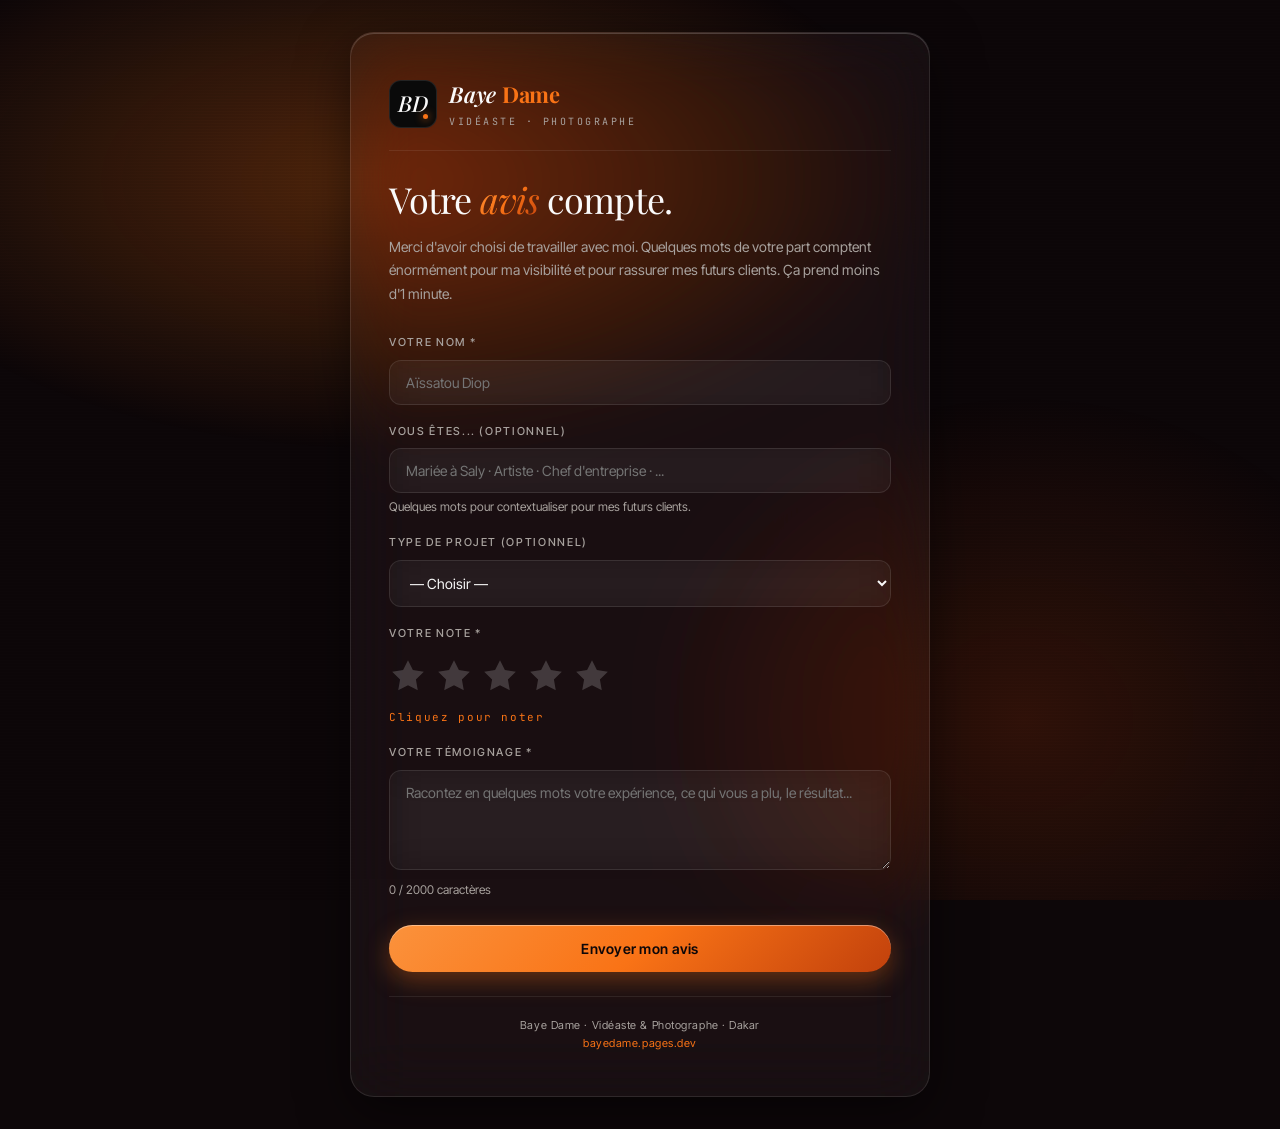
<file: avis.html>
<!DOCTYPE html>
<html lang="fr">
<head>
  <meta charset="UTF-8" />
  <meta name="viewport" content="width=device-width, initial-scale=1.0" />
  <title>Votre avis — Baye Dame</title>
  <meta name="description" content="Laissez votre avis après votre projet avec Baye Dame, vidéaste et photographe à Dakar." />
  <link rel="icon" type="image/svg+xml" href="favicon.svg" />
  <meta name="robots" content="noindex, nofollow" />
  <link rel="preconnect" href="https://fonts.googleapis.com">
  <link rel="preconnect" href="https://fonts.gstatic.com" crossorigin>
  <link href="https://fonts.googleapis.com/css2?family=Inter+Tight:wght@300;400;500;600;700&family=Playfair+Display:ital,wght@0,400;0,500;0,600;1,400;1,500&family=JetBrains+Mono:wght@400;500&display=swap" rel="stylesheet">
  <style>
    :root {
      --bg: #0d0709;
      --bg-alt: #1a0e0a;
      --bg-card: rgba(255, 255, 255, 0.04);
      --fg: #fafafa;
      --fg-dim: #a8a29e;
      --accent: #f97316;
      --accent-2: #fb923c;
      --accent-3: #c2410c;
      --accent-soft: rgba(249, 115, 22, 0.12);
      --line: rgba(255, 255, 255, 0.08);
      --line-strong: rgba(255, 255, 255, 0.18);
      --glass-bg: rgba(255, 255, 255, 0.04);
      --glass-border: rgba(255, 255, 255, 0.10);
      --glass-shine: rgba(255, 255, 255, 0.18);
      --star: #fb923c;
    }
    * { margin: 0; padding: 0; box-sizing: border-box; }
    body {
      background: var(--bg);
      color: var(--fg);
      font-family: 'Inter Tight', sans-serif;
      font-size: 14px;
      line-height: 1.6;
      min-height: 100vh;
      display: grid;
      place-items: center;
      padding: 32px 20px;
      position: relative;
      overflow-x: hidden;
    }
    /* Blobs atmosphériques */
    body::before {
      content: '';
      position: fixed; inset: 0;
      pointer-events: none;
      z-index: 0;
      background:
        radial-gradient(ellipse 70% 50% at 30% 20%, rgba(249, 115, 22, 0.30), transparent 60%),
        radial-gradient(ellipse 50% 60% at 80% 80%, rgba(194, 65, 12, 0.20), transparent 60%);
    }
    body::after {
      content: '';
      position: fixed; inset: 0;
      pointer-events: none;
      z-index: 1;
      background: linear-gradient(180deg, transparent 50%, rgba(0,0,0,0.04) 50%);
      background-size: 100% 3px;
    }

    .card {
      width: 100%;
      max-width: 580px;
      backdrop-filter: blur(32px) saturate(180%);
      -webkit-backdrop-filter: blur(32px) saturate(180%);
      background: var(--glass-bg);
      border: 1px solid var(--glass-border);
      border-radius: 24px;
      padding: 44px 38px;
      position: relative;
      z-index: 2;
      box-shadow:
        inset 0 1px 0 var(--glass-shine),
        0 16px 50px rgba(0, 0, 0, 0.5);
    }
    .brand {
      display: flex;
      align-items: center;
      gap: 12px;
      margin-bottom: 28px;
      padding-bottom: 20px;
      border-bottom: 1px solid var(--line);
    }
    .brand__logo {
      width: 48px;
      height: 48px;
      border-radius: 12px;
      background: #0a0a0a;
      display: grid;
      place-items: center;
      font-family: 'Playfair Display', Georgia, serif;
      font-style: italic;
      font-weight: 500;
      font-size: 22px;
      color: var(--fg);
      position: relative;
      border: 1px solid var(--glass-border);
    }
    .brand__logo::after {
      content: '';
      position: absolute;
      bottom: 8px; right: 8px;
      width: 5px; height: 5px;
      background: var(--accent);
      border-radius: 50%;
      box-shadow: 0 0 8px var(--accent);
    }
    .brand__name {
      font-family: 'Playfair Display', serif;
      font-weight: 600;
      font-style: italic;
      font-size: 22px;
      letter-spacing: -0.01em;
    }
    .brand__name em {
      font-style: normal;
      color: var(--accent);
      font-weight: 700;
    }
    .brand__tagline {
      font-family: 'JetBrains Mono', monospace;
      font-size: 10px;
      letter-spacing: 0.25em;
      color: var(--fg-dim);
      text-transform: uppercase;
      margin-top: 2px;
    }

    h1 {
      font-family: 'Playfair Display', serif;
      font-weight: 400;
      font-size: 36px;
      line-height: 1.15;
      letter-spacing: -0.025em;
      margin-bottom: 14px;
    }
    h1 em {
      font-style: italic;
      background: linear-gradient(135deg, var(--accent-2), var(--accent), var(--accent-3));
      -webkit-background-clip: text;
      background-clip: text;
      color: transparent;
    }
    .intro {
      font-size: 14px;
      color: var(--fg-dim);
      margin-bottom: 28px;
      line-height: 1.7;
    }

    .field { margin-bottom: 18px; }
    .field label {
      display: block;
      font-size: 11px;
      letter-spacing: 0.15em;
      color: var(--fg-dim);
      margin-bottom: 8px;
      text-transform: uppercase;
      font-weight: 500;
    }
    .field input,
    .field textarea,
    .field select {
      width: 100%;
      padding: 13px 16px;
      background: rgba(255, 255, 255, 0.03);
      border: 1px solid var(--glass-border);
      color: var(--fg);
      font-family: inherit;
      font-size: 14px;
      border-radius: 12px;
      outline: none;
      transition: border-color 0.2s, background 0.2s;
      backdrop-filter: blur(20px);
    }
    .field input:focus,
    .field textarea:focus,
    .field select:focus {
      border-color: var(--accent);
      background: rgba(255, 255, 255, 0.05);
    }
    .field textarea { resize: vertical; min-height: 100px; }
    .field-hint {
      font-size: 12px;
      color: var(--fg-dim);
      margin-top: 4px;
    }

    /* ===== STARS ===== */
    .stars {
      display: flex;
      gap: 8px;
      padding: 6px 0;
    }
    .star {
      width: 38px;
      height: 38px;
      cursor: pointer;
      transition: transform 0.15s ease;
      color: var(--line-strong);
    }
    .star:hover { transform: scale(1.15); }
    .star.is-active { color: var(--star); }
    .stars-feedback {
      font-family: 'JetBrains Mono', monospace;
      font-size: 11px;
      letter-spacing: 0.15em;
      color: var(--accent);
      margin-top: 8px;
      min-height: 16px;
    }

    /* ===== SUBMIT ===== */
    .submit-btn {
      width: 100%;
      padding: 15px;
      background: linear-gradient(135deg, var(--accent-2), var(--accent), var(--accent-3));
      color: var(--bg);
      border: none;
      border-radius: 100px;
      font-family: inherit;
      font-size: 14px;
      font-weight: 600;
      letter-spacing: 0.02em;
      cursor: pointer;
      transition: transform 0.3s, box-shadow 0.3s;
      margin-top: 8px;
      box-shadow:
        inset 0 1px 0 rgba(255, 255, 255, 0.4),
        0 8px 24px rgba(249, 115, 22, 0.35);
    }
    .submit-btn:hover {
      transform: translateY(-2px);
      box-shadow:
        inset 0 1px 0 rgba(255, 255, 255, 0.4),
        0 14px 32px rgba(249, 115, 22, 0.55);
    }
    .submit-btn:disabled { opacity: 0.5; cursor: not-allowed; transform: none; }

    .footer {
      text-align: center;
      margin-top: 24px;
      padding-top: 20px;
      border-top: 1px solid var(--line);
      font-size: 11px;
      color: var(--fg-dim);
      letter-spacing: 0.05em;
    }
    .footer a { color: var(--accent); text-decoration: none; }
    .footer a:hover { text-decoration: underline; }

    /* ===== HONEYPOT ===== */
    .honey {
      position: absolute;
      left: -9999px;
      opacity: 0;
      pointer-events: none;
    }

    /* ===== STATES ===== */
    .alert {
      padding: 14px;
      border-radius: 8px;
      font-size: 13px;
      text-align: center;
      margin-top: 16px;
      display: none;
    }
    .alert.is-visible { display: block; }
    .alert-success {
      background: rgba(16, 185, 129, 0.1);
      border: 1px solid #10b981;
      color: #10b981;
    }
    .alert-error {
      background: rgba(239, 68, 68, 0.1);
      border: 1px solid #ef4444;
      color: #ef4444;
    }

    .thanks {
      text-align: center;
      padding: 30px 0;
      display: none;
    }
    .thanks.is-visible { display: block; }
    .thanks-icon {
      width: 72px;
      height: 72px;
      margin: 0 auto 20px;
      border-radius: 50%;
      background: var(--accent-soft);
      display: grid;
      place-items: center;
      color: var(--accent);
      font-size: 36px;
    }
    .thanks h2 {
      font-family: 'Playfair Display', serif;
      font-weight: 400;
      font-size: 32px;
      margin-bottom: 14px;
      letter-spacing: -0.02em;
    }
    .thanks h2 em {
      font-style: italic;
      background: linear-gradient(135deg, var(--accent-2), var(--accent));
      -webkit-background-clip: text;
      background-clip: text;
      color: transparent;
    }
    .thanks p { color: var(--fg-dim); margin-bottom: 24px; line-height: 1.7; }
    .thanks a {
      display: inline-block;
      padding: 13px 26px;
      background: linear-gradient(135deg, var(--accent-2), var(--accent));
      color: var(--bg);
      border-radius: 100px;
      text-decoration: none;
      font-size: 13px;
      font-weight: 600;
      letter-spacing: 0.02em;
      box-shadow:
        inset 0 1px 0 rgba(255, 255, 255, 0.4),
        0 8px 22px rgba(249, 115, 22, 0.4);
      transition: transform 0.3s, box-shadow 0.3s;
    }
    .thanks a:hover {
      transform: translateY(-2px);
      box-shadow:
        inset 0 1px 0 rgba(255, 255, 255, 0.4),
        0 12px 28px rgba(249, 115, 22, 0.55);
    }

    @media (max-width: 600px) {
      body { padding: 16px; }
      .card { padding: 28px 22px; }
      h1 { font-size: 26px; }
      .star { width: 34px; height: 34px; }
    }
  </style>
</head>
<body>

  <div class="card">
    <div class="brand">
      <div class="brand__logo">BD</div>
      <div>
        <div class="brand__name">Baye <em>Dame</em></div>
        <div class="brand__tagline">Vidéaste · Photographe</div>
      </div>
    </div>

    <!-- FORMULAIRE -->
    <div id="form-wrap">
      <h1>Votre <em>avis</em> compte.</h1>
      <p class="intro">
        Merci d'avoir choisi de travailler avec moi. Quelques mots de votre part comptent énormément pour ma visibilité et pour rassurer mes futurs clients. Ça prend moins d'1 minute.
      </p>

      <form id="avis-form" autocomplete="off">

        <!-- Honeypot anti-spam -->
        <div class="honey">
          <label>Ne pas remplir : <input name="bot-field" tabindex="-1" autocomplete="off" /></label>
        </div>

        <div class="field">
          <label for="f-name">Votre nom *</label>
          <input id="f-name" name="name" required maxlength="100" placeholder="Aïssatou Diop" />
        </div>

        <div class="field">
          <label for="f-role">Vous êtes... (optionnel)</label>
          <input id="f-role" name="role" maxlength="200" placeholder="Mariée à Saly · Artiste · Chef d'entreprise · ..." />
          <div class="field-hint">Quelques mots pour contextualiser pour mes futurs clients.</div>
        </div>

        <div class="field">
          <label for="f-project">Type de projet (optionnel)</label>
          <select id="f-project" name="project_type">
            <option value="">— Choisir —</option>
            <option>Mariage</option>
            <option>Clip</option>
            <option>Making-Of</option>
            <option>Concert</option>
            <option>Documentaire</option>
            <option>Corporate</option>
            <option>Publicité</option>
            <option>Reportage / Événementiel</option>
            <option>Photographie</option>
            <option>Autre</option>
          </select>
        </div>

        <div class="field">
          <label>Votre note *</label>
          <div class="stars" id="stars" role="radiogroup" aria-label="Note sur 5">
            <svg class="star" viewBox="0 0 24 24" data-rate="1" role="radio" tabindex="0" aria-label="1 étoile" fill="currentColor">
              <path d="M12 2l3.09 6.26L22 9.27l-5 4.87 1.18 6.88L12 17.77l-6.18 3.25L7 14.14 2 9.27l6.91-1.01L12 2z"/>
            </svg>
            <svg class="star" viewBox="0 0 24 24" data-rate="2" role="radio" tabindex="0" aria-label="2 étoiles" fill="currentColor">
              <path d="M12 2l3.09 6.26L22 9.27l-5 4.87 1.18 6.88L12 17.77l-6.18 3.25L7 14.14 2 9.27l6.91-1.01L12 2z"/>
            </svg>
            <svg class="star" viewBox="0 0 24 24" data-rate="3" role="radio" tabindex="0" aria-label="3 étoiles" fill="currentColor">
              <path d="M12 2l3.09 6.26L22 9.27l-5 4.87 1.18 6.88L12 17.77l-6.18 3.25L7 14.14 2 9.27l6.91-1.01L12 2z"/>
            </svg>
            <svg class="star" viewBox="0 0 24 24" data-rate="4" role="radio" tabindex="0" aria-label="4 étoiles" fill="currentColor">
              <path d="M12 2l3.09 6.26L22 9.27l-5 4.87 1.18 6.88L12 17.77l-6.18 3.25L7 14.14 2 9.27l6.91-1.01L12 2z"/>
            </svg>
            <svg class="star" viewBox="0 0 24 24" data-rate="5" role="radio" tabindex="0" aria-label="5 étoiles" fill="currentColor">
              <path d="M12 2l3.09 6.26L22 9.27l-5 4.87 1.18 6.88L12 17.77l-6.18 3.25L7 14.14 2 9.27l6.91-1.01L12 2z"/>
            </svg>
          </div>
          <div class="stars-feedback" id="stars-feedback">Cliquez pour noter</div>
          <input type="hidden" id="f-rating" name="rating" value="" required />
        </div>

        <div class="field">
          <label for="f-message">Votre témoignage *</label>
          <textarea id="f-message" name="message" required minlength="10" maxlength="2000" placeholder="Racontez en quelques mots votre expérience, ce qui vous a plu, le résultat..."></textarea>
          <div class="field-hint"><span id="char-count">0</span> / 2000 caractères</div>
        </div>

        <button type="submit" class="submit-btn" id="submit-btn">Envoyer mon avis</button>

        <div class="alert alert-error" id="error-msg">
          Une erreur est survenue. Réessayez ou écrivez-moi directement à medounebo0@gmail.com
        </div>
      </form>
    </div>

    <!-- ECRAN DE MERCI -->
    <div class="thanks" id="thanks">
      <div class="thanks-icon">✓</div>
      <h2>Merci <em id="thanks-name"></em> !</h2>
      <p>
        Votre avis a bien été envoyé. Je vais le relire et il apparaîtra sur mon portfolio sous peu.<br/>
        Au plaisir de retravailler ensemble.
      </p>
      <a href="index.html">← Voir mon portfolio</a>
    </div>

    <div class="footer">
      Baye Dame · Vidéaste &amp; Photographe · Dakar<br/>
      <a href="index.html">bayedame.pages.dev</a>
    </div>
  </div>

  <script type="module">
    import { createClient } from 'https://esm.sh/@supabase/supabase-js@2';

    const SUPABASE_URL = 'https://bsaswpsgufyamrnrfkvw.supabase.co';
    const SUPABASE_KEY = 'sb_publishable_E-e-dFA7UfXdZgiRL0jr5A_gVtCfjjl';
    const supabase = createClient(SUPABASE_URL, SUPABASE_KEY);

    const $ = id => document.getElementById(id);

    // Pré-remplissage depuis les query params (ex: ?nom=Aissatou&projet=Mariage)
    const params = new URLSearchParams(window.location.search);
    if (params.get('nom')) $('f-name').value = params.get('nom');
    if (params.get('role')) $('f-role').value = params.get('role');
    const projet = params.get('projet');
    if (projet) {
      const opt = Array.from($('f-project').options).find(o => o.text.toLowerCase().includes(projet.toLowerCase()));
      if (opt) $('f-project').value = opt.value;
    }

    // ===== ÉTOILES =====
    const RATING_LABELS = {
      1: 'Très déçu',
      2: 'Bof',
      3: 'Correct',
      4: 'Très bien',
      5: 'Excellent !'
    };
    let currentRating = 0;
    const stars = $('stars').querySelectorAll('.star');
    function paintStars(rating) {
      stars.forEach(s => {
        const n = parseInt(s.dataset.rate);
        s.classList.toggle('is-active', n <= rating);
      });
    }
    stars.forEach(s => {
      const n = parseInt(s.dataset.rate);
      s.addEventListener('mouseenter', () => paintStars(n));
      s.addEventListener('mouseleave', () => paintStars(currentRating));
      s.addEventListener('click', () => {
        currentRating = n;
        $('f-rating').value = n;
        paintStars(n);
        $('stars-feedback').textContent = RATING_LABELS[n];
      });
      s.addEventListener('keydown', (e) => {
        if (e.key === 'Enter' || e.key === ' ') { e.preventDefault(); s.click(); }
      });
    });

    // ===== COMPTEUR CARACTÈRES =====
    $('f-message').addEventListener('input', () => {
      $('char-count').textContent = $('f-message').value.length;
    });

    // ===== ENVOI =====
    $('avis-form').addEventListener('submit', async (e) => {
      e.preventDefault();
      const honey = document.querySelector('.honey input').value;
      if (honey) return; // bot détecté
      if (currentRating === 0) {
        $('error-msg').textContent = 'Merci de cliquer sur les étoiles pour donner une note.';
        $('error-msg').classList.add('is-visible');
        return;
      }
      $('error-msg').classList.remove('is-visible');
      const btn = $('submit-btn');
      btn.disabled = true;
      btn.textContent = 'Envoi…';

      const payload = {
        client_name: $('f-name').value.trim(),
        client_role: $('f-role').value.trim() || null,
        project_type: $('f-project').value || null,
        rating: currentRating,
        message: $('f-message').value.trim(),
        // status par défaut = 'pending' côté DB
      };

      const { error } = await supabase
        .from('testimonials')
        .insert(payload);

      if (error) {
        btn.disabled = false;
        btn.textContent = 'Envoyer mon avis';
        $('error-msg').textContent = 'Erreur : ' + (error.message || 'Réessayez plus tard.');
        $('error-msg').classList.add('is-visible');
        return;
      }

      $('thanks-name').textContent = payload.client_name;
      $('form-wrap').style.display = 'none';
      $('thanks').classList.add('is-visible');
      window.scrollTo({ top: 0, behavior: 'smooth' });
    });
  </script>
  <script src="analytics.js" defer></script>
</body>
</html>
</file>
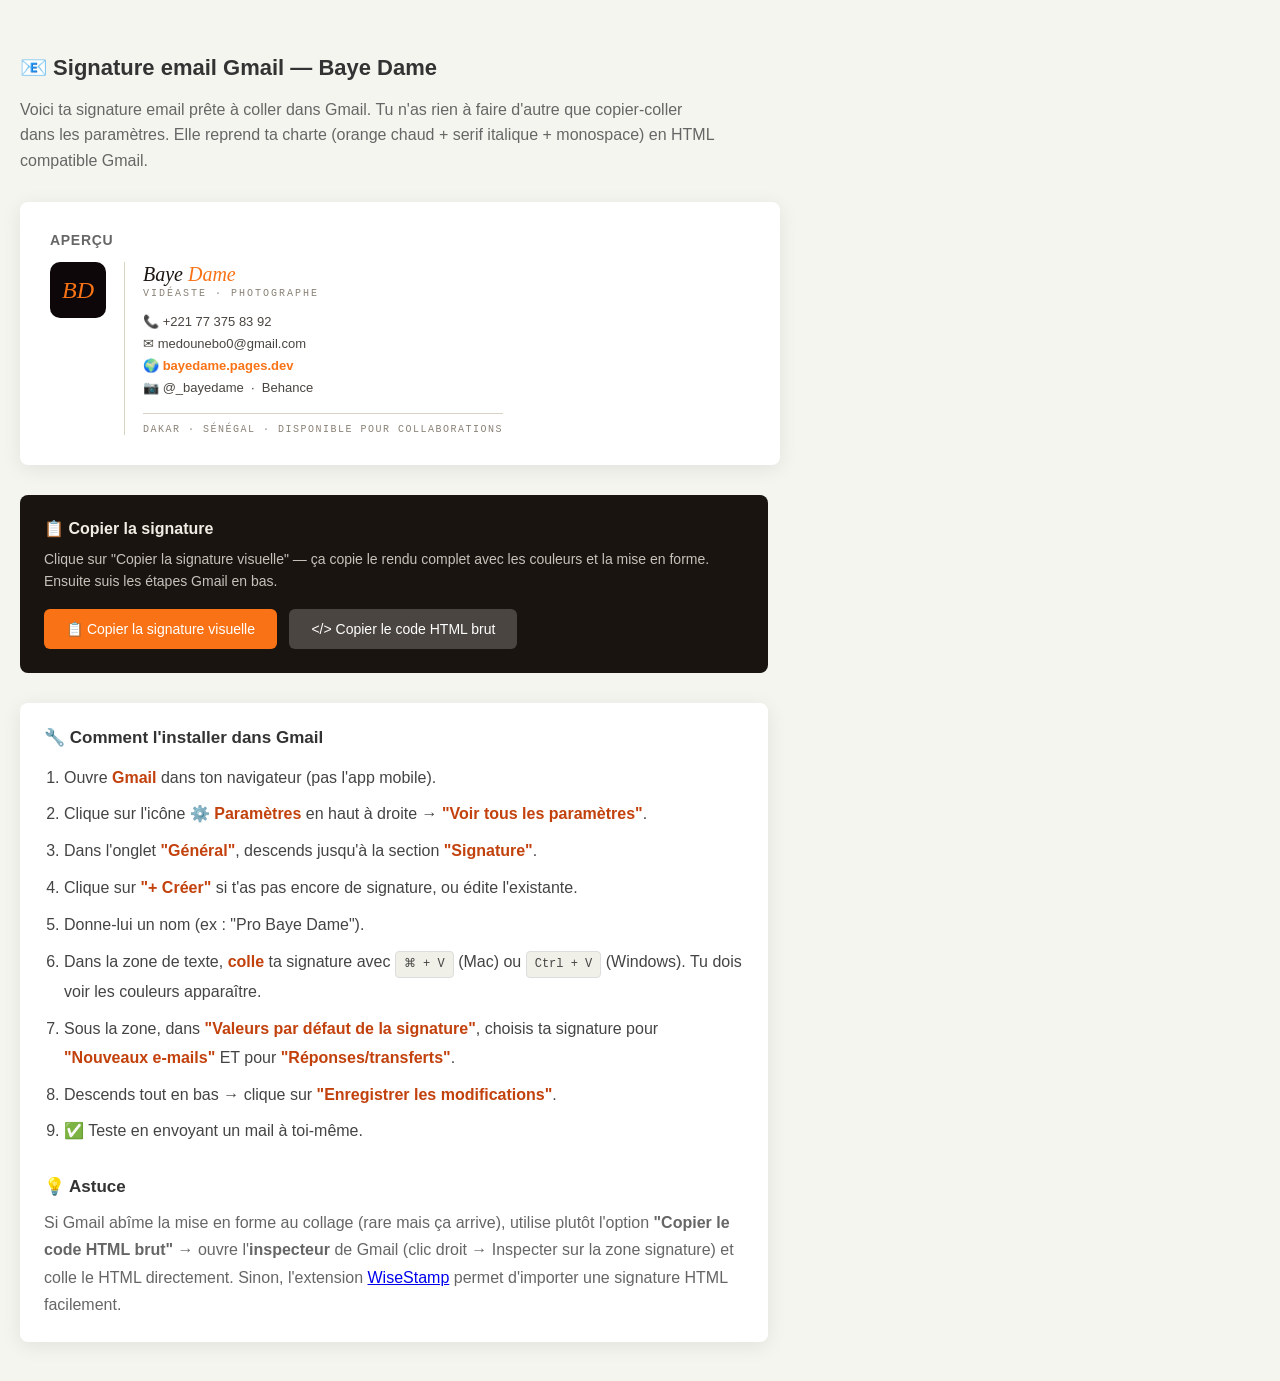
<file: email-signature.html>
<!DOCTYPE html>
<html lang="fr">
<head>
  <meta charset="UTF-8" />
  <meta name="viewport" content="width=device-width, initial-scale=1.0" />
  <title>Signature email — Baye Dame</title>
  <style>
    body {
      font-family: 'Inter', -apple-system, BlinkMacSystemFont, 'Segoe UI', sans-serif;
      background: #f5f5f0;
      padding: 40px 20px;
      margin: 0;
      color: #333;
    }
    h1 { font-size: 22px; margin-bottom: 12px; }
    .intro { color: #666; margin-bottom: 28px; max-width: 700px; line-height: 1.6; }
    .signature-preview {
      background: white;
      padding: 30px;
      border-radius: 8px;
      box-shadow: 0 4px 20px rgba(0,0,0,0.08);
      max-width: 700px;
      margin-bottom: 30px;
    }
    .copy-section {
      background: #1a1410;
      color: #f2ede4;
      padding: 24px;
      border-radius: 8px;
      max-width: 700px;
      margin-bottom: 30px;
    }
    .copy-section h2 { margin: 0 0 10px 0; font-size: 16px; }
    .copy-section p { margin: 0 0 16px 0; opacity: 0.8; font-size: 14px; line-height: 1.6; }
    .copy-btn {
      padding: 12px 22px;
      background: #f97316;
      color: #fff;
      border: none;
      border-radius: 6px;
      font-size: 14px;
      font-weight: 500;
      cursor: pointer;
      margin-right: 8px;
    }
    .copy-btn:hover { opacity: 0.92; }
    .instructions {
      background: white;
      padding: 24px;
      border-radius: 8px;
      box-shadow: 0 4px 20px rgba(0,0,0,0.08);
      max-width: 700px;
    }
    .instructions h2 { margin: 0 0 12px 0; font-size: 17px; }
    .instructions ol { padding-left: 20px; line-height: 1.8; }
    .instructions ol li { margin-bottom: 8px; color: #444; }
    .instructions ol li strong { color: #c2410c; }
    .keyboard {
      display: inline-block;
      background: #f0f0e8;
      padding: 2px 8px;
      border-radius: 4px;
      font-family: 'JetBrains Mono', Monaco, monospace;
      font-size: 12px;
      border: 1px solid #ddd;
    }
  </style>
</head>
<body>

  <h1>📧 Signature email Gmail — Baye Dame</h1>
  <p class="intro">
    Voici ta signature email prête à coller dans Gmail. Tu n'as rien à faire d'autre que copier-coller dans les paramètres.
    Elle reprend ta charte (orange chaud + serif italique + monospace) en HTML compatible Gmail.
  </p>

  <!-- APERÇU VISUEL -->
  <div class="signature-preview">
    <h2 style="margin:0 0 14px 0; font-size:14px; color:#666; letter-spacing:0.05em; text-transform:uppercase;">Aperçu</h2>

    <!-- ======= SIGNATURE HTML (à copier) ======= -->
    <div id="signature-html">
      <table cellpadding="0" cellspacing="0" border="0" style="font-family: Arial, Helvetica, sans-serif; font-size: 14px; color: #1a1410; border-collapse: collapse;">
        <tr>
          <td style="padding-right: 18px; vertical-align: top; border-right: 1px solid #d9d3c4;">
            <table cellpadding="0" cellspacing="0" border="0">
              <tr>
                <td style="background: #0d0709; color: #f97316; width: 56px; height: 56px; text-align: center; vertical-align: middle; border-radius: 10px; font-family: Georgia, 'Times New Roman', serif; font-style: italic; font-size: 24px; font-weight: 300; line-height: 56px; position: relative;">BD</td>
              </tr>
            </table>
          </td>
          <td style="padding-left: 18px; vertical-align: top;">
            <div style="font-family: Georgia, 'Times New Roman', serif; font-weight: normal; font-style: italic; font-size: 20px; color: #1a1410; line-height: 1.2; margin: 0 0 2px 0;">
              Baye <span style="color:#f97316;">Dame</span>
            </div>
            <div style="font-family: 'Courier New', Courier, monospace; font-size: 10px; letter-spacing: 0.2em; color: #8a8276; text-transform: uppercase; margin: 0 0 12px 0;">
              Vidéaste · Photographe
            </div>
            <div style="font-family: Arial, Helvetica, sans-serif; font-size: 13px; color: #4a4540; line-height: 1.7;">
              📞 <a href="tel:+221773758392" style="color: #4a4540; text-decoration: none;">+221 77 375 83 92</a><br>
              ✉ <a href="mailto:medounebo0@gmail.com" style="color: #4a4540; text-decoration: none;">medounebo0@gmail.com</a><br>
              🌍 <a href="https://bayedame.pages.dev" style="color: #f97316; text-decoration: none; font-weight: bold;">bayedame.pages.dev</a><br>
              📷 <a href="https://instagram.com/_bayedame" style="color: #4a4540; text-decoration: none;">@_bayedame</a>
              &nbsp;·&nbsp;
              <a href="https://www.behance.net/medounebo1" style="color: #4a4540; text-decoration: none;">Behance</a>
            </div>
            <div style="margin-top: 14px; padding-top: 10px; border-top: 1px solid #d9d3c4; font-family: 'Courier New', Courier, monospace; font-size: 10px; letter-spacing: 0.15em; color: #8a8276; text-transform: uppercase;">
              Dakar · Sénégal · Disponible pour collaborations
            </div>
          </td>
        </tr>
      </table>
    </div>
    <!-- ======= /SIGNATURE HTML ======= -->
  </div>

  <!-- COPIER -->
  <div class="copy-section">
    <h2>📋 Copier la signature</h2>
    <p>
      Clique sur "Copier la signature visuelle" — ça copie le rendu complet avec les couleurs et la mise en forme. Ensuite suis les étapes Gmail en bas.
    </p>
    <button class="copy-btn" id="copy-visual">📋 Copier la signature visuelle</button>
    <button class="copy-btn" id="copy-html" style="background: #4a4540;">&lt;/&gt; Copier le code HTML brut</button>
  </div>

  <!-- INSTRUCTIONS -->
  <div class="instructions">
    <h2>🔧 Comment l'installer dans Gmail</h2>
    <ol>
      <li>Ouvre <strong>Gmail</strong> dans ton navigateur (pas l'app mobile).</li>
      <li>Clique sur l'icône <strong>⚙️ Paramètres</strong> en haut à droite → <strong>"Voir tous les paramètres"</strong>.</li>
      <li>Dans l'onglet <strong>"Général"</strong>, descends jusqu'à la section <strong>"Signature"</strong>.</li>
      <li>Clique sur <strong>"+ Créer"</strong> si t'as pas encore de signature, ou édite l'existante.</li>
      <li>Donne-lui un nom (ex : "Pro Baye Dame").</li>
      <li>Dans la zone de texte, <strong>colle</strong> ta signature avec <span class="keyboard">⌘ + V</span> (Mac) ou <span class="keyboard">Ctrl + V</span> (Windows). Tu dois voir les couleurs apparaître.</li>
      <li>Sous la zone, dans <strong>"Valeurs par défaut de la signature"</strong>, choisis ta signature pour <strong>"Nouveaux e-mails"</strong> ET pour <strong>"Réponses/transferts"</strong>.</li>
      <li>Descends tout en bas → clique sur <strong>"Enregistrer les modifications"</strong>.</li>
      <li>✅ Teste en envoyant un mail à toi-même.</li>
    </ol>

    <h2 style="margin-top: 30px;">💡 Astuce</h2>
    <p style="color:#666; line-height:1.7; margin:0;">
      Si Gmail abîme la mise en forme au collage (rare mais ça arrive), utilise plutôt l'option
      <strong>"Copier le code HTML brut"</strong> → ouvre l'<strong>inspecteur</strong> de Gmail (clic droit → Inspecter sur la zone signature)
      et colle le HTML directement. Sinon, l'extension <a href="https://chrome.google.com/webstore/search/wisestamp" target="_blank">WiseStamp</a> permet
      d'importer une signature HTML facilement.
    </p>
  </div>

  <script>
    document.getElementById('copy-visual').addEventListener('click', async () => {
      const sigEl = document.getElementById('signature-html');
      const range = document.createRange();
      range.selectNode(sigEl);
      const sel = window.getSelection();
      sel.removeAllRanges();
      sel.addRange(range);
      try {
        document.execCommand('copy');
        document.getElementById('copy-visual').textContent = '✓ Copié ! Va dans Gmail maintenant';
        setTimeout(() => {
          document.getElementById('copy-visual').textContent = '📋 Copier la signature visuelle';
        }, 2500);
      } catch (err) {
        alert('Erreur. Sélectionne la signature manuellement et copie avec Cmd+C / Ctrl+C.');
      }
      sel.removeAllRanges();
    });

    document.getElementById('copy-html').addEventListener('click', async () => {
      const html = document.getElementById('signature-html').innerHTML.trim();
      try {
        await navigator.clipboard.writeText(html);
        document.getElementById('copy-html').textContent = '✓ HTML copié !';
        setTimeout(() => {
          document.getElementById('copy-html').textContent = '</> Copier le code HTML brut';
        }, 2500);
      } catch (err) {
        alert('Erreur. Le HTML est :\n\n' + html);
      }
    });
  </script>
</body>
</html>
</file>
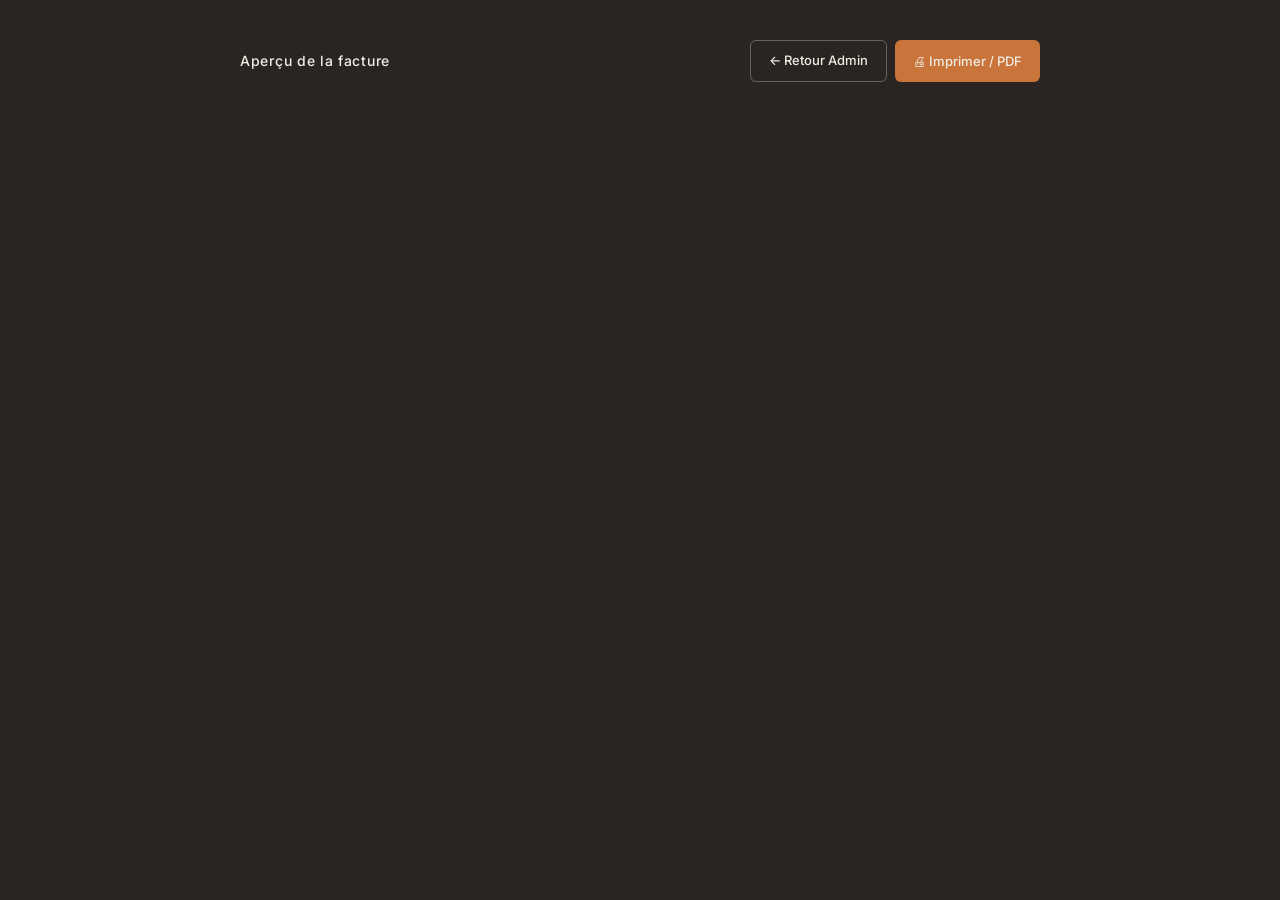
<file: invoice-print.html>
<!DOCTYPE html>
<html lang="fr">
<head>
  <meta charset="UTF-8" />
  <meta name="viewport" content="width=device-width, initial-scale=1.0" />
  <meta name="robots" content="noindex, nofollow" />
  <title>Facture — Medoune Bo</title>
  <link rel="icon" type="image/svg+xml" href="favicon.svg" />
  <link rel="preconnect" href="https://fonts.googleapis.com">
  <link rel="preconnect" href="https://fonts.gstatic.com" crossorigin>
  <link href="https://fonts.googleapis.com/css2?family=Inter:wght@300;400;500;600;700;800&family=DM+Sans:opsz,wght@9..40,400;9..40,500;9..40,700&display=swap" rel="stylesheet">
  <style>
    :root {
      --paper: #f3e3bf;
      --paper-deep: #e8d5a3;
      --ink: #0a0a0a;
      --ink-dim: #4a4540;
      --ink-soft: #7a7368;
      --line: rgba(10, 10, 10, 0.12);
      --line-strong: rgba(10, 10, 10, 0.65);
      --green: #047857;
    }
    * { margin: 0; padding: 0; box-sizing: border-box; }
    body {
      background: #2a2522;
      color: var(--ink);
      font-family: 'Inter', sans-serif;
      font-size: 12px;
      line-height: 1.5;
      padding: 40px 20px;
      min-height: 100vh;
    }

    .controls {
      max-width: 800px;
      margin: 0 auto 24px;
      display: flex;
      justify-content: space-between;
      align-items: center;
      color: #f2ede4;
      flex-wrap: wrap;
      gap: 12px;
    }
    .controls h1 { font-size: 14px; font-weight: 500; letter-spacing: 0.05em; }
    .controls__actions { display: flex; gap: 8px; }
    .btn {
      padding: 10px 18px;
      border-radius: 6px;
      font-family: inherit;
      font-size: 13px;
      cursor: pointer;
      border: none;
      text-decoration: none;
      display: inline-block;
      font-weight: 500;
    }
    .btn-print { background: #c8743a; color: #f2ede4; }
    .btn-print:hover { opacity: 0.9; }
    .btn-back { background: transparent; color: #f2ede4; border: 1px solid rgba(242,237,228,0.3); }
    .btn-back:hover { background: rgba(242,237,228,0.1); }

    .paper {
      max-width: 800px;
      margin: 0 auto;
      background: var(--paper);
      color: var(--ink);
      padding: 48px 56px 40px;
      box-shadow: 0 30px 80px rgba(0,0,0,0.4);
      position: relative;
      min-height: 1100px;
      font-family: 'DM Sans', 'Inter', sans-serif;
      overflow: hidden;
    }

    /* === TAMPON PAYÉE === */
    .stamp-paid {
      position: absolute;
      top: 280px;
      right: 60px;
      transform: rotate(-12deg);
      padding: 16px 32px;
      border: 4px solid var(--green);
      color: var(--green);
      font-family: 'DM Sans', sans-serif;
      font-weight: 700;
      font-size: 36px;
      letter-spacing: 0.08em;
      border-radius: 8px;
      background: rgba(4, 120, 87, 0.05);
      opacity: 0.85;
      z-index: 5;
      box-shadow: inset 0 0 0 2px var(--green);
      text-transform: uppercase;
      pointer-events: none;
    }
    .stamp-paid::before {
      content: '';
      position: absolute;
      inset: -2px;
      border: 2px solid var(--green);
      border-radius: 6px;
    }

    .doc-head {
      display: flex;
      justify-content: space-between;
      align-items: flex-start;
      margin-bottom: 36px;
    }
    .doc-head__left { display: flex; flex-direction: column; gap: 8px; }
    .doc-title {
      font-family: 'DM Sans', sans-serif;
      font-size: 76px;
      font-weight: 700;
      line-height: 0.9;
      letter-spacing: -0.04em;
      color: var(--ink);
    }
    .doc-num {
      display: inline-block;
      padding: 6px 14px;
      border: 1.5px solid var(--ink);
      border-radius: 100px;
      font-size: 11px;
      font-weight: 500;
      letter-spacing: 0.05em;
      width: fit-content;
      margin-top: 4px;
    }
    .doc-sun {
      width: 64px;
      height: 64px;
      flex-shrink: 0;
      margin-top: 12px;
    }

    .dates { margin-bottom: 28px; }
    .date-line { font-size: 12px; margin-bottom: 4px; }
    .date-line strong { font-weight: 600; }

    .parties {
      display: grid;
      grid-template-columns: 1fr 1fr;
      gap: 40px;
      margin-bottom: 32px;
    }
    .party h3 { font-size: 12px; font-weight: 700; margin-bottom: 6px; }
    .party p { line-height: 1.65; font-size: 12px; }
    .party--right { text-align: right; }
    .party--right h3 {
      font-size: 11px;
      font-weight: 600;
      letter-spacing: 0.08em;
      color: var(--ink-dim);
      margin-bottom: 8px;
    }

    .items {
      width: 100%;
      border-collapse: collapse;
    }
    .items thead th {
      background: var(--ink);
      color: var(--paper);
      font-size: 11px;
      font-weight: 600;
      letter-spacing: 0.08em;
      padding: 11px 14px;
      text-align: left;
    }
    .items thead th:nth-child(2),
    .items thead th:nth-child(3) { text-align: center; }
    .items thead th:nth-child(4) { text-align: right; }
    .items tbody td {
      padding: 14px;
      border-bottom: 1px solid var(--line);
      font-size: 12px;
      vertical-align: middle;
    }
    .items tbody td:nth-child(2),
    .items tbody td:nth-child(3) { text-align: center; font-variant-numeric: tabular-nums; }
    .items tbody td:nth-child(4) {
      text-align: right;
      font-variant-numeric: tabular-nums;
      font-weight: 600;
    }
    .item-desc { display: flex; flex-direction: column; gap: 2px; }
    .item-desc__title {
      font-weight: 700;
      text-transform: uppercase;
      letter-spacing: 0.04em;
      font-size: 12px;
    }
    .item-desc__sub {
      font-size: 11px;
      color: var(--ink-soft);
      line-height: 1.4;
    }

    .total-bar {
      display: flex;
      justify-content: flex-end;
      align-items: stretch;
      margin: 8px 0 8px 35%;
      background: var(--ink);
      color: var(--paper);
    }
    .total-bar__label {
      padding: 14px 18px;
      font-size: 13px;
      font-weight: 700;
      letter-spacing: 0.08em;
      flex: 1;
      text-align: right;
    }
    .total-bar__amount {
      padding: 14px 22px;
      font-size: 15px;
      font-weight: 700;
      font-variant-numeric: tabular-nums;
      white-space: nowrap;
    }

    .vat-mention {
      text-align: right;
      font-size: 10px;
      font-style: italic;
      color: var(--ink-soft);
      margin-bottom: 18px;
    }

    .totals-extras {
      display: flex;
      flex-direction: column;
      gap: 4px;
      margin: 8px 0 8px 50%;
      padding: 10px 18px 0;
    }
    .totals-extras__row {
      display: flex;
      justify-content: space-between;
      font-size: 12px;
    }
    .totals-extras__row span:last-child { font-variant-numeric: tabular-nums; font-weight: 600; }

    /* === BLOC PAIEMENTS === */
    .payments {
      margin: 28px 0 0;
      padding: 18px;
      background: rgba(4, 120, 87, 0.06);
      border-left: 3px solid var(--green);
      border-radius: 0 6px 6px 0;
    }
    .payments h3 {
      font-size: 12px;
      font-weight: 700;
      color: var(--green);
      margin-bottom: 12px;
      text-transform: uppercase;
      letter-spacing: 0.05em;
    }
    .payment-row {
      display: grid;
      grid-template-columns: 110px 1fr 1fr auto;
      gap: 10px;
      padding: 8px 0;
      border-bottom: 1px solid rgba(4, 120, 87, 0.15);
      font-size: 12px;
      align-items: center;
    }
    .payment-row:last-child { border-bottom: none; }
    .payment-row__amount {
      text-align: right;
      font-weight: 700;
      color: var(--green);
      font-variant-numeric: tabular-nums;
    }
    .payment-summary {
      margin-top: 12px;
      padding-top: 10px;
      border-top: 2px solid var(--green);
      display: flex;
      justify-content: space-between;
      font-weight: 700;
      font-size: 13px;
      color: var(--green);
    }
    .payment-summary--remaining {
      color: var(--ink);
      margin-top: 4px;
      border-top: none;
      padding-top: 4px;
    }

    .terms {
      margin-top: 28px;
    }
    .terms h3 {
      font-size: 13px;
      font-weight: 700;
      margin-bottom: 12px;
    }
    .terms ul { list-style: none; padding-left: 0; }
    .terms li {
      font-size: 12px;
      line-height: 1.7;
      padding-left: 18px;
      position: relative;
      margin-bottom: 2px;
    }
    .terms li::before {
      content: '•';
      position: absolute;
      left: 0;
      font-size: 14px;
      line-height: 1.4;
    }

    .notes {
      margin-top: 20px;
      padding-top: 12px;
      border-top: 1px solid var(--line);
      font-size: 11px;
      font-style: italic;
      color: var(--ink-soft);
      white-space: pre-wrap;
      line-height: 1.6;
    }

    .doc-foot {
      margin-top: 48px;
      padding-top: 16px;
      border-top: 1px solid var(--line);
      text-align: center;
      font-size: 10px;
      color: var(--ink-soft);
      letter-spacing: 0.05em;
    }

    .state {
      max-width: 800px;
      margin: 60px auto;
      padding: 40px;
      background: var(--paper);
      color: var(--ink);
      text-align: center;
      border-radius: 8px;
    }
    .state h2 { font-size: 18px; margin-bottom: 8px; }
    .state p { color: var(--ink-dim); margin-bottom: 24px; }
    .state a { color: #a85a28; }

    @media print {
      body { background: white; padding: 0; }
      .controls { display: none; }
      .paper {
        box-shadow: none;
        max-width: none;
        padding: 18mm 16mm;
        min-height: 0;
      }
      @page { size: A4; margin: 0; }
    }

    @media (max-width: 700px) {
      body { padding: 20px 12px; }
      .paper { padding: 32px 24px; }
      .doc-title { font-size: 56px; }
      .doc-sun { width: 48px; height: 48px; }
      .parties { grid-template-columns: 1fr; gap: 24px; }
      .party--right { text-align: left; }
      .total-bar { margin-left: 0; }
      .totals-extras { margin-left: 0; }
      .payment-row { grid-template-columns: 1fr; gap: 4px; }
      .stamp-paid { font-size: 24px; padding: 10px 20px; right: 24px; top: 240px; }
      .items thead { display: none; }
      .items tbody tr { display: block; padding: 14px 0; border-bottom: 1px solid var(--line); }
      .items tbody td { display: flex; justify-content: space-between; padding: 4px 0; border: none; }
    }
  </style>
</head>
<body>

  <div class="controls">
    <h1>Aperçu de la facture</h1>
    <div class="controls__actions">
      <a class="btn btn-back" href="admin.html">← Retour Admin</a>
      <button class="btn btn-print" onclick="window.print()">🖨 Imprimer / PDF</button>
    </div>
  </div>

  <div id="content"></div>

  <script type="module">
    import { createClient } from 'https://esm.sh/@supabase/supabase-js@2';

    const SUPABASE_URL = 'https://bsaswpsgufyamrnrfkvw.supabase.co';
    const SUPABASE_KEY = 'sb_publishable_E-e-dFA7UfXdZgiRL0jr5A_gVtCfjjl';
    const supabase = createClient(SUPABASE_URL, SUPABASE_KEY);

    const ME = {
      name: 'MEDOUNE BO',
      phone: '+221 77-375-83-92',
      email: 'medounebo0@gmail.com',
      address: 'Dakar, Sénégal'
    };

    const METHOD_LABELS = {
      wave: 'Wave',
      orange_money: 'Orange Money',
      cash: 'Espèces',
      virement: 'Virement bancaire',
      cheque: 'Chèque',
      autre: 'Autre'
    };

    function escapeHtml(s) {
      return String(s ?? '').replace(/&/g,'&amp;').replace(/</g,'&lt;').replace(/>/g,'&gt;').replace(/"/g,'&quot;').replace(/'/g,'&#039;');
    }
    function formatCurrency(amount, currency = 'XOF') {
      const opts = { style: 'currency', currency };
      if (currency === 'XOF') { opts.minimumFractionDigits = 0; opts.maximumFractionDigits = 0; }
      try { return new Intl.NumberFormat('fr-FR', opts).format(amount); }
      catch { return amount + ' ' + currency; }
    }
    function formatDateShort(d) {
      if (!d) return '';
      const dt = new Date(d);
      return `${String(dt.getDate()).padStart(2,'0')}/${String(dt.getMonth()+1).padStart(2,'0')}/${String(dt.getFullYear()).slice(-2)}`;
    }

    function renderInvoice(inv, payments) {
      const items = Array.isArray(inv.items) ? inv.items : [];
      const hasVat = Number(inv.vat_rate || 0) > 0;
      const totalLabel = hasVat ? 'TOTAL TTC' : 'TOTAL HT';
      const isPaid = inv.payment_status === 'paid';
      const totalPaid = payments.reduce((s, p) => s + Number(p.amount), 0);
      const remaining = Math.max(0, Number(inv.total) - totalPaid);

      const itemsRows = items.map(it => `
        <tr>
          <td>
            <div class="item-desc">
              <div class="item-desc__title">${escapeHtml(it.description || '')}</div>
              ${it.subtitle ? `<div class="item-desc__sub">${escapeHtml(it.subtitle)}</div>` : ''}
            </div>
          </td>
          <td>${formatCurrency(Number(it.unit_price || 0), inv.currency)}</td>
          <td>${String(Number(it.quantity || 0)).padStart(2, '0')}</td>
          <td>${formatCurrency(Number(it.quantity || 0) * Number(it.unit_price || 0), inv.currency)}</td>
        </tr>
      `).join('');

      const conditionsList = (inv.payment_terms || '')
        .split('\n').map(s => s.trim()).filter(Boolean)
        .map(s => s.replace(/^[-•*]\s*/, ''));

      const paymentsHtml = payments.length === 0 ? '' : `
        <div class="payments">
          <h3>💰 Versements reçus</h3>
          ${payments.map(p => `
            <div class="payment-row">
              <span><strong>${formatDateShort(p.received_at)}</strong></span>
              <span>${METHOD_LABELS[p.method] || p.method}</span>
              <span style="color: var(--ink-soft); font-size: 11px;">${p.reference ? 'Réf : ' + escapeHtml(p.reference) : ''}</span>
              <span class="payment-row__amount">${formatCurrency(Number(p.amount), inv.currency)}</span>
            </div>
          `).join('')}
          <div class="payment-summary">
            <span>Total versé</span>
            <span>${formatCurrency(totalPaid, inv.currency)}</span>
          </div>
          ${remaining > 0 ? `
            <div class="payment-summary payment-summary--remaining">
              <span>Reste à payer</span>
              <span>${formatCurrency(remaining, inv.currency)}</span>
            </div>
          ` : ''}
        </div>
      `;

      document.getElementById('content').innerHTML = `
        <div class="paper">
          ${isPaid ? '<div class="stamp-paid">PAYÉE</div>' : ''}

          <div class="doc-head">
            <div class="doc-head__left">
              <div class="doc-title">FACTURE</div>
              <div class="doc-num">N° ${escapeHtml(inv.invoice_number || '—')}</div>
            </div>
            <svg class="doc-sun" viewBox="0 0 64 64" aria-label="Logo Baye Dame">
              <rect width="64" height="64" rx="14" fill="#0a0a0a"/>
              <text x="32" y="44" font-family="Georgia, 'Times New Roman', serif" font-weight="300" font-style="italic" font-size="32" fill="#f3e3bf" text-anchor="middle">BD</text>
              <circle cx="50" cy="50" r="3" fill="#c8743a"/>
            </svg>
          </div>

          <div class="dates">
            <div class="date-line"><strong>Date d'émission :</strong> ${formatDateShort(inv.issue_date)}</div>
            <div class="date-line"><strong>Date d'échéance :</strong> ${formatDateShort(inv.due_date)}</div>
          </div>

          <div class="parties">
            <div class="party">
              <h3>${escapeHtml(ME.name)}</h3>
              <p>${ME.phone}<br/>${ME.email}<br/>${ME.address}</p>
            </div>
            <div class="party party--right">
              <h3>FACTURÉ À</h3>
              <p>
                <strong>${escapeHtml(inv.client_name)}</strong>
                ${inv.client_phone ? '<br/>' + escapeHtml(inv.client_phone) : ''}
                ${inv.client_email ? '<br/>' + escapeHtml(inv.client_email) : ''}
                ${inv.client_address ? '<br/>' + escapeHtml(inv.client_address) : ''}
              </p>
            </div>
          </div>

          <table class="items">
            <thead>
              <tr>
                <th>DESCRIPTION</th>
                <th>PRIX</th>
                <th>QUANTITÉ</th>
                <th>TOTAL</th>
              </tr>
            </thead>
            <tbody>${itemsRows}</tbody>
          </table>

          ${hasVat ? `
            <div class="totals-extras">
              <div class="totals-extras__row"><span>Sous-total HT</span><span>${formatCurrency(Number(inv.subtotal || 0), inv.currency)}</span></div>
              <div class="totals-extras__row"><span>TVA (${inv.vat_rate}%)</span><span>${formatCurrency(Number(inv.vat_amount || 0), inv.currency)}</span></div>
            </div>
          ` : ''}

          <div class="total-bar">
            <div class="total-bar__label">${totalLabel} :</div>
            <div class="total-bar__amount">${formatCurrency(Number(inv.total || 0), inv.currency)}</div>
          </div>

          ${!hasVat ? '<div class="vat-mention">TVA non applicable, art. 293B du CGI</div>' : ''}

          ${paymentsHtml}

          ${conditionsList.length > 0 ? `
            <div class="terms">
              <h3>Modalités de paiement</h3>
              <ul>${conditionsList.map(c => `<li>${escapeHtml(c)}</li>`).join('')}</ul>
            </div>
          ` : ''}

          ${inv.notes ? `<div class="notes">${escapeHtml(inv.notes)}</div>` : ''}

          <div class="doc-foot">
            ${escapeHtml(ME.name)} · ${ME.phone} · ${ME.email}
          </div>
        </div>
      `;
    }

    async function init() {
      const { data: { session } } = await supabase.auth.getSession();
      if (!session) {
        document.getElementById('content').innerHTML = `
          <div class="state"><h2>Connexion requise</h2><p>Tu dois être connecté à l'admin pour voir cette facture.</p><a href="admin.html">→ Page de connexion</a></div>`;
        return;
      }
      const params = new URLSearchParams(window.location.search);
      const id = params.get('id');
      if (!id) {
        document.getElementById('content').innerHTML = `
          <div class="state"><h2>Facture introuvable</h2><p>L'URL ne contient pas d'identifiant.</p><a href="admin.html">→ Retour à l'admin</a></div>`;
        return;
      }

      const [invRes, payRes] = await Promise.all([
        supabase.from('invoices').select('*').eq('id', id).single(),
        supabase.from('payments').select('*').eq('invoice_id', id).order('received_at', { ascending: true })
      ]);

      if (invRes.error || !invRes.data) {
        document.getElementById('content').innerHTML = `
          <div class="state"><h2>Erreur</h2><p>${escapeHtml(invRes.error?.message || 'Facture introuvable')}</p><a href="admin.html">→ Retour</a></div>`;
        return;
      }

      document.title = `Facture ${invRes.data.invoice_number} — ${invRes.data.client_name}`;
      renderInvoice(invRes.data, payRes.data || []);
    }

    init();
  </script>
</body>
</html>
</file>
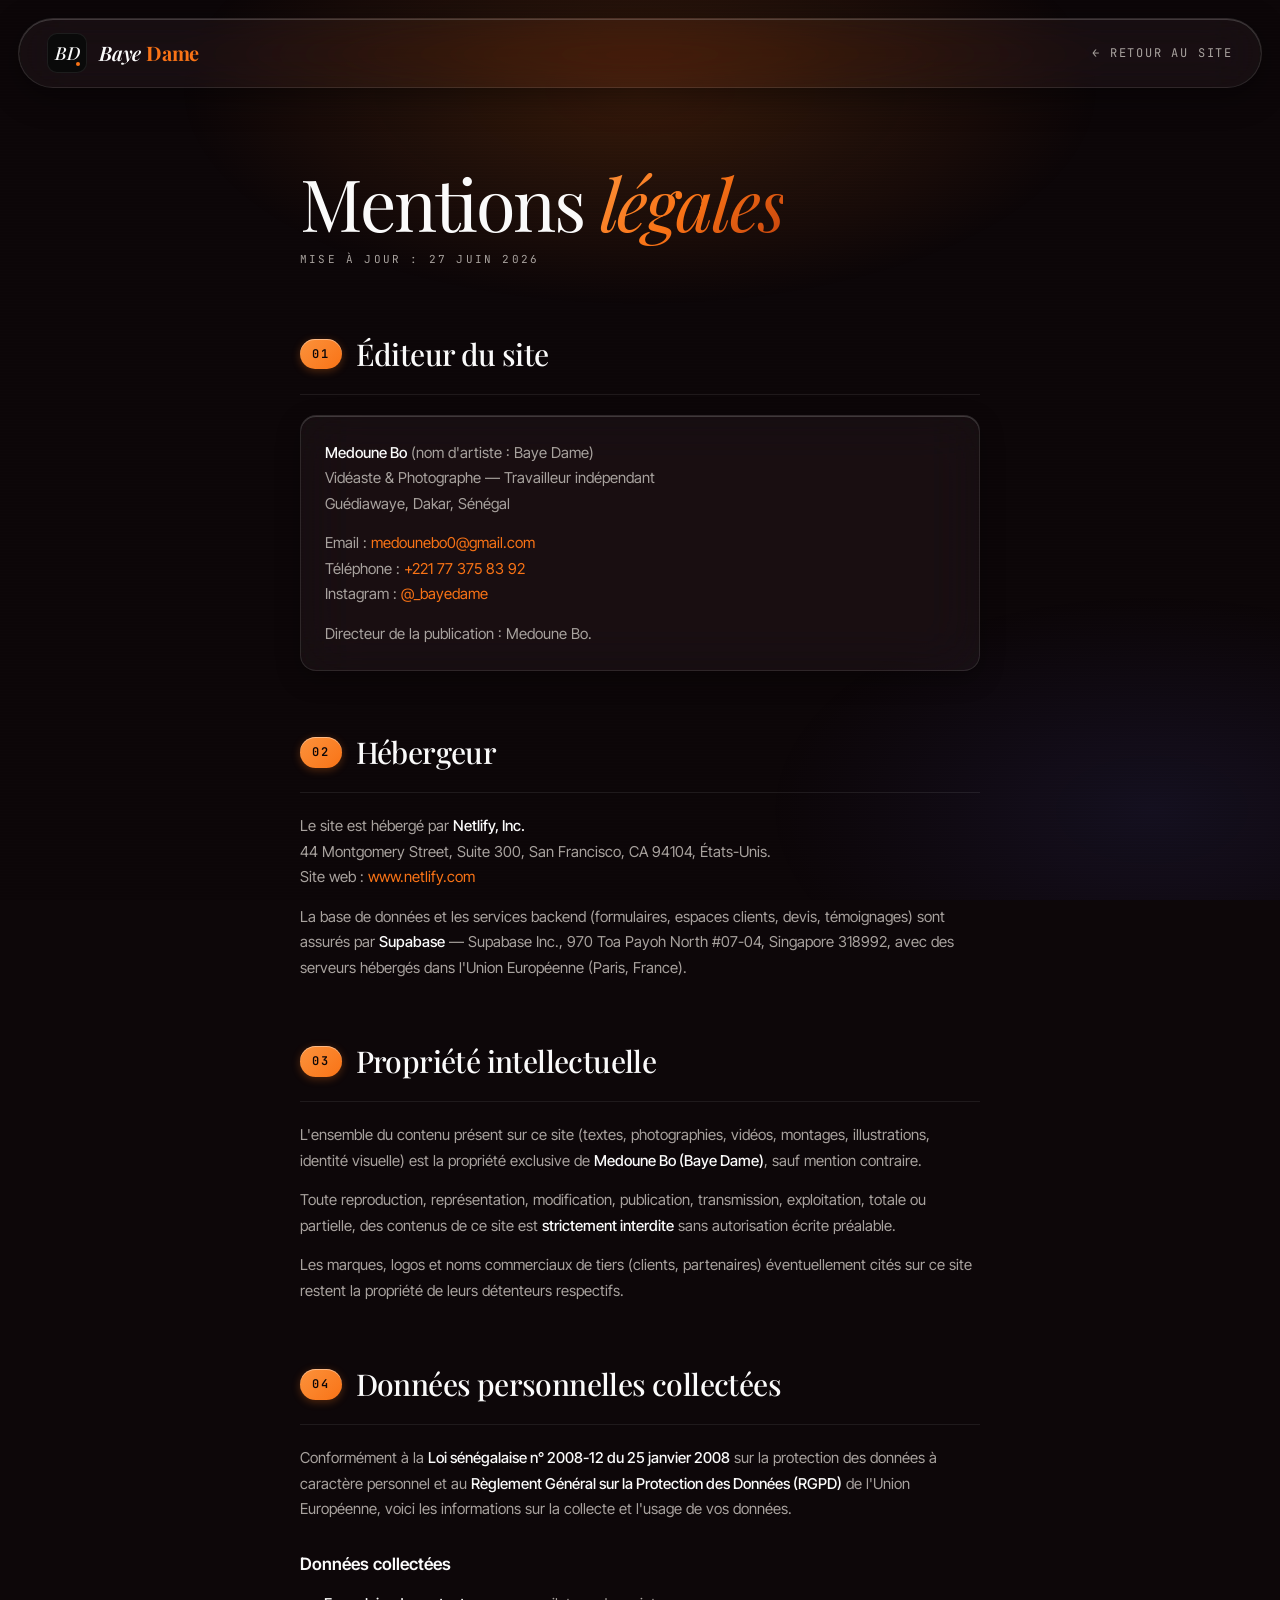
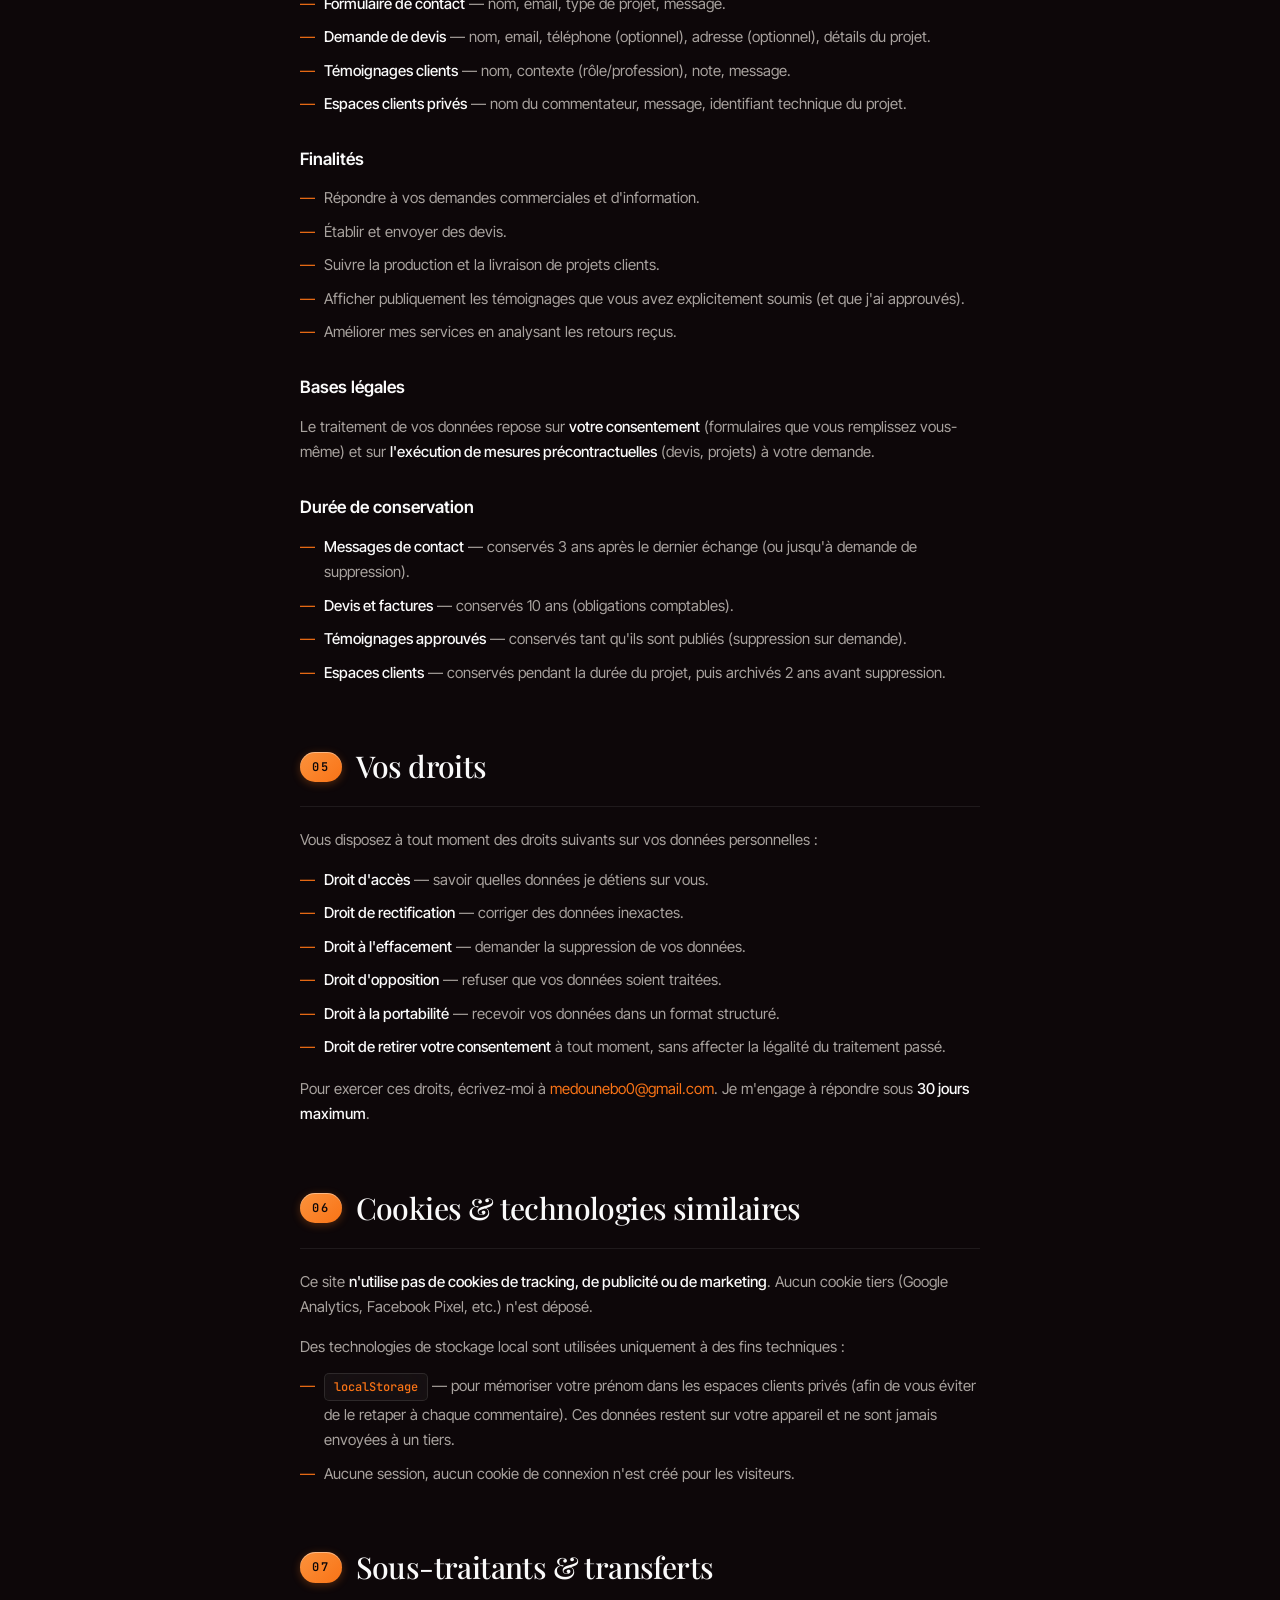
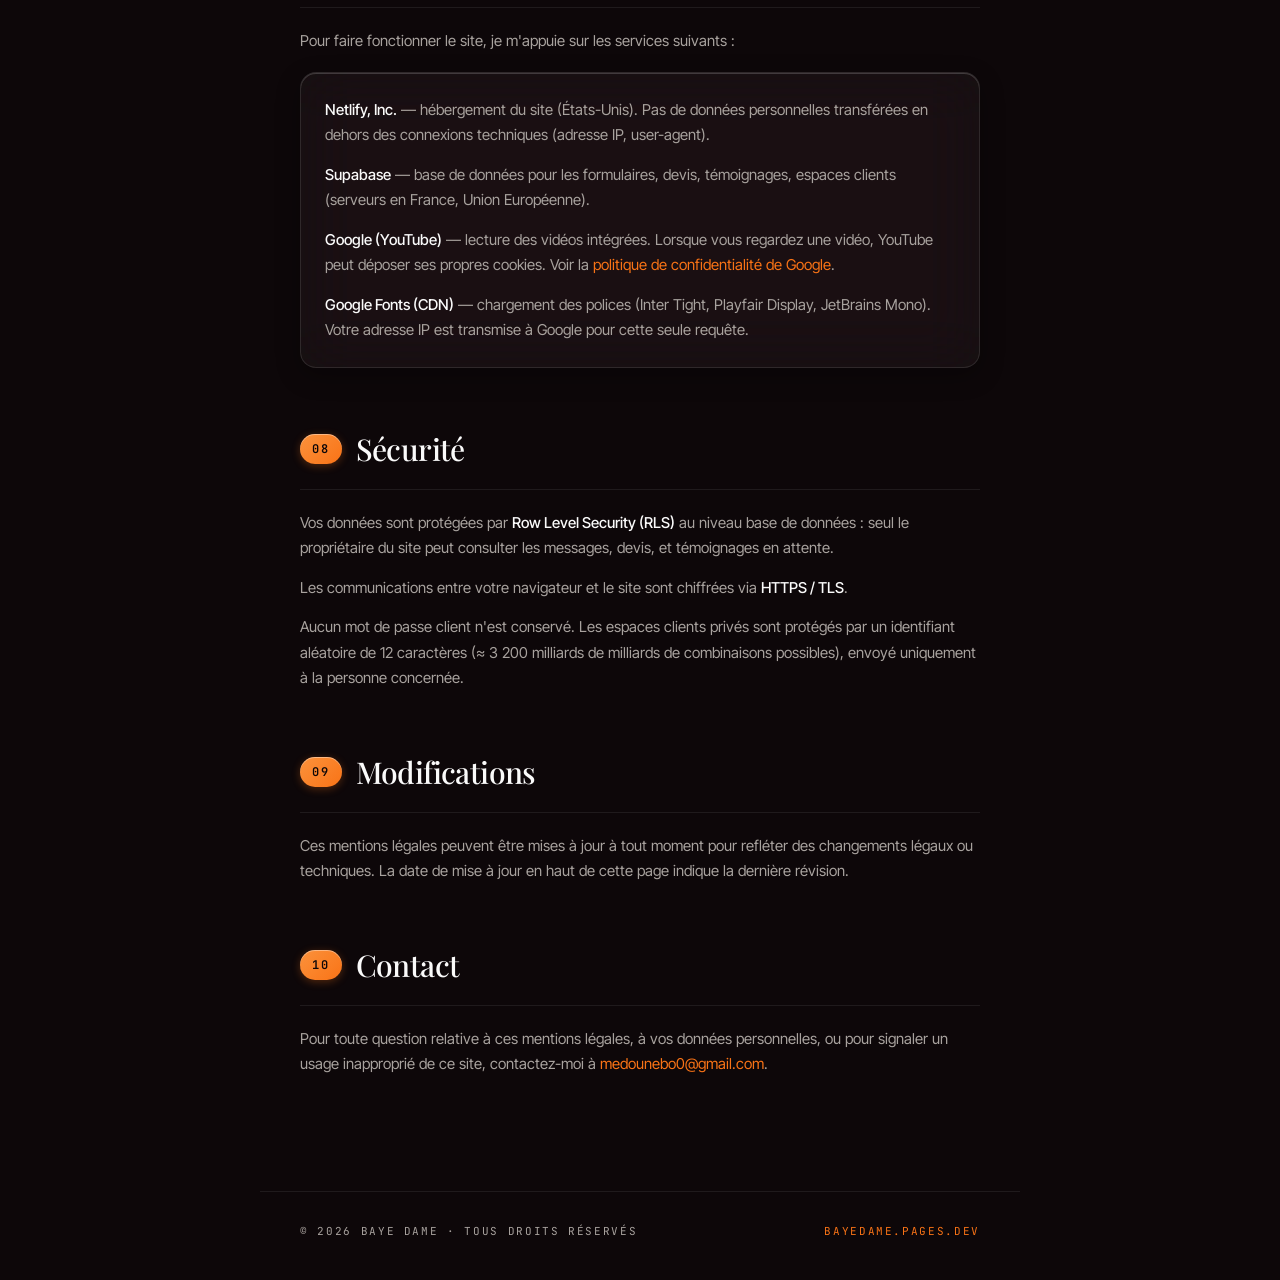
<file: legal.html>
<!DOCTYPE html>
<html lang="fr">
<head>
  <meta charset="UTF-8" />
  <meta name="viewport" content="width=device-width, initial-scale=1.0" />
  <title>Mentions légales — Baye Dame</title>
  <meta name="description" content="Mentions légales et politique de confidentialité du portfolio de Baye Dame, vidéaste et photographe." />
  <link rel="icon" type="image/svg+xml" href="favicon.svg" />
  <link rel="preconnect" href="https://fonts.googleapis.com">
  <link rel="preconnect" href="https://fonts.gstatic.com" crossorigin>
  <link href="https://fonts.googleapis.com/css2?family=Inter+Tight:wght@300;400;500;600;700&family=Playfair+Display:ital,wght@0,400;0,500;0,600;1,400;1,500&family=JetBrains+Mono:wght@400;500&display=swap" rel="stylesheet">
  <style>
    :root {
      --bg: #0d0709;
      --bg-alt: #1a0e0a;
      --fg: #fafafa;
      --fg-dim: #a8a29e;
      --accent: #f97316;
      --accent-2: #fb923c;
      --accent-3: #c2410c;
      --line: rgba(255, 255, 255, 0.08);
      --line-strong: rgba(255, 255, 255, 0.18);
      --glass-bg: rgba(255, 255, 255, 0.04);
      --glass-border: rgba(255, 255, 255, 0.10);
      --glass-shine: rgba(255, 255, 255, 0.18);
    }
    * { margin: 0; padding: 0; box-sizing: border-box; }
    body {
      background: var(--bg);
      color: var(--fg);
      font-family: 'Inter Tight', sans-serif;
      font-size: 15px;
      line-height: 1.7;
      min-height: 100vh;
      position: relative;
      overflow-x: hidden;
    }
    /* Blobs atmosphériques */
    body::before {
      content: '';
      position: fixed; inset: 0;
      pointer-events: none;
      z-index: 0;
      background:
        radial-gradient(ellipse 60% 40% at 50% 10%, rgba(249, 115, 22, 0.18), transparent 60%),
        radial-gradient(ellipse 50% 40% at 90% 90%, rgba(99, 102, 241, 0.10), transparent 60%);
    }
    /* Scan lines subtiles */
    body::after {
      content: '';
      position: fixed; inset: 0;
      pointer-events: none;
      z-index: 1;
      background: linear-gradient(180deg, transparent 50%, rgba(0,0,0,0.04) 50%);
      background-size: 100% 3px;
    }
    main, .topbar, .footer { position: relative; z-index: 2; }
    a { color: var(--accent); text-decoration: none; }
    a:hover { text-decoration: underline; }

    .topbar {
      margin: 18px;
      padding: 14px 28px;
      border-radius: 100px;
      display: flex;
      justify-content: space-between;
      align-items: center;
      gap: 16px;
      flex-wrap: wrap;
      backdrop-filter: blur(28px) saturate(180%);
      -webkit-backdrop-filter: blur(28px) saturate(180%);
      background: var(--glass-bg);
      border: 1px solid var(--glass-border);
      box-shadow:
        inset 0 1px 0 var(--glass-shine),
        0 8px 32px rgba(0, 0, 0, 0.4);
    }
    .brand {
      display: flex; align-items: center; gap: 12px;
    }
    .brand__logo {
      width: 40px; height: 40px;
      border-radius: 10px;
      background: #0a0a0a;
      display: grid; place-items: center;
      font-family: 'Playfair Display', Georgia, serif;
      font-style: italic; font-weight: 500;
      font-size: 18px;
      position: relative;
      border: 1px solid var(--line);
    }
    .brand__logo::after {
      content: ''; position: absolute;
      bottom: 6px; right: 6px;
      width: 4px; height: 4px;
      background: var(--accent); border-radius: 50%;
    }
    .brand__name {
      font-family: 'Playfair Display', serif;
      font-weight: 600; font-style: italic;
      font-size: 20px; letter-spacing: -0.01em;
    }
    .brand__name em {
      font-style: normal;
      color: var(--accent);
      font-weight: 700;
    }
    .back-link {
      font-family: 'JetBrains Mono', monospace;
      font-size: 12px; letter-spacing: 0.15em;
      color: var(--fg-dim);
      transition: color 0.2s;
    }
    .back-link:hover { color: var(--accent); text-decoration: none; }

    main {
      max-width: 760px;
      margin: 0 auto;
      padding: 60px 40px 100px;
    }

    .hero-title {
      font-family: 'Playfair Display', serif;
      font-weight: 400;
      font-size: clamp(40px, 7vw, 72px);
      line-height: 1;
      letter-spacing: -0.03em;
      margin-bottom: 12px;
    }
    .hero-title em {
      font-style: italic;
      background: linear-gradient(135deg, var(--accent-2), var(--accent), var(--accent-3));
      -webkit-background-clip: text;
      background-clip: text;
      color: transparent;
    }
    .updated {
      font-family: 'JetBrains Mono', monospace;
      font-size: 11px;
      letter-spacing: 0.2em;
      color: var(--fg-dim);
      text-transform: uppercase;
      margin-bottom: 60px;
    }

    h2 {
      font-family: 'Playfair Display', serif;
      font-weight: 500;
      font-size: 30px;
      letter-spacing: -0.02em;
      margin-top: 56px;
      margin-bottom: 20px;
      padding-bottom: 14px;
      border-bottom: 1px solid var(--line);
      display: flex;
      align-items: center;
      gap: 14px;
    }
    h2 .num {
      font-family: 'JetBrains Mono', monospace;
      font-size: 12px;
      letter-spacing: 0.15em;
      color: var(--bg);
      font-weight: 600;
      padding: 5px 12px;
      background: linear-gradient(135deg, var(--accent-2), var(--accent));
      border-radius: 100px;
      box-shadow: inset 0 1px 0 rgba(255,255,255,0.4), 0 2px 8px rgba(249,115,22,0.3);
    }
    h3 {
      font-family: 'Inter Tight', sans-serif;
      font-weight: 600;
      font-size: 17px;
      margin-top: 28px;
      margin-bottom: 12px;
      color: var(--fg);
    }
    p { margin-bottom: 14px; color: var(--fg-dim); }
    p strong, li strong { color: var(--fg); font-weight: 500; }

    ul, ol {
      margin-bottom: 16px;
      padding-left: 0;
      list-style: none;
    }
    ul li, ol li {
      padding-left: 24px;
      position: relative;
      margin-bottom: 8px;
      color: var(--fg-dim);
    }
    ul li::before {
      content: '—';
      position: absolute;
      left: 0;
      color: var(--accent);
    }
    ol {
      counter-reset: ol-counter;
    }
    ol li {
      counter-increment: ol-counter;
    }
    ol li::before {
      content: counter(ol-counter) ".";
      position: absolute;
      left: 0;
      color: var(--accent);
      font-weight: 500;
    }

    .box {
      padding: 24px;
      backdrop-filter: blur(28px) saturate(180%);
      -webkit-backdrop-filter: blur(28px) saturate(180%);
      background: var(--glass-bg);
      border: 1px solid var(--glass-border);
      box-shadow:
        inset 0 1px 0 var(--glass-shine),
        0 8px 24px rgba(0, 0, 0, 0.3);
      border-radius: 16px;
      margin: 18px 0 22px;
    }
    .box strong { color: var(--fg); }
    .box p:last-child { margin-bottom: 0; }

    .key {
      display: inline-block;
      font-family: 'JetBrains Mono', monospace;
      font-size: 12px;
      padding: 3px 9px;
      background: var(--glass-bg);
      backdrop-filter: blur(20px);
      border: 1px solid var(--glass-border);
      border-radius: 5px;
      color: var(--accent);
      font-weight: 500;
    }

    .footer {
      max-width: 760px;
      margin: 0 auto;
      padding: 30px 40px 40px;
      border-top: 1px solid var(--line);
      font-family: 'JetBrains Mono', monospace;
      font-size: 11px;
      letter-spacing: 0.15em;
      color: var(--fg-dim);
      text-transform: uppercase;
      display: flex;
      justify-content: space-between;
      gap: 16px;
      flex-wrap: wrap;
    }
    .footer a { color: var(--accent); }

    @media (max-width: 700px) {
      .topbar { padding: 16px 20px; }
      main { padding: 40px 20px 60px; }
      .footer { padding: 24px 20px 30px; }
      h2 { font-size: 24px; margin-top: 40px; }
    }
  </style>
</head>
<body>

  <header class="topbar">
    <div class="brand">
      <div class="brand__logo">BD</div>
      <div class="brand__name">Baye <em>Dame</em></div>
    </div>
    <a class="back-link" href="index.html">← RETOUR AU SITE</a>
  </header>

  <main>
    <h1 class="hero-title">Mentions <em>légales</em></h1>
    <div class="updated">Mise à jour : 27 juin 2026</div>

    <h2><span class="num">01</span> Éditeur du site</h2>
    <div class="box">
      <p>
        <strong>Medoune Bo</strong> (nom d'artiste : Baye Dame)<br/>
        Vidéaste &amp; Photographe — Travailleur indépendant<br/>
        Guédiawaye, Dakar, Sénégal
      </p>
      <p>
        Email : <a href="mailto:medounebo0@gmail.com">medounebo0@gmail.com</a><br/>
        Téléphone : <a href="tel:+221773758392">+221 77 375 83 92</a><br/>
        Instagram : <a href="https://instagram.com/_bayedame" target="_blank" rel="noopener">@_bayedame</a>
      </p>
      <p>
        Directeur de la publication : Medoune Bo.
      </p>
    </div>

    <h2><span class="num">02</span> Hébergeur</h2>
    <p>
      Le site est hébergé par <strong>Netlify, Inc.</strong><br/>
      44 Montgomery Street, Suite 300, San Francisco, CA 94104, États-Unis.<br/>
      Site web : <a href="https://www.netlify.com" target="_blank" rel="noopener">www.netlify.com</a>
    </p>
    <p>
      La base de données et les services backend (formulaires, espaces clients, devis, témoignages) sont assurés par <strong>Supabase</strong> — Supabase Inc., 970 Toa Payoh North #07-04, Singapore 318992, avec des serveurs hébergés dans l'Union Européenne (Paris, France).
    </p>

    <h2><span class="num">03</span> Propriété intellectuelle</h2>
    <p>
      L'ensemble du contenu présent sur ce site (textes, photographies, vidéos, montages, illustrations, identité visuelle) est la propriété exclusive de <strong>Medoune Bo (Baye Dame)</strong>, sauf mention contraire.
    </p>
    <p>
      Toute reproduction, représentation, modification, publication, transmission, exploitation, totale ou partielle, des contenus de ce site est <strong>strictement interdite</strong> sans autorisation écrite préalable.
    </p>
    <p>
      Les marques, logos et noms commerciaux de tiers (clients, partenaires) éventuellement cités sur ce site restent la propriété de leurs détenteurs respectifs.
    </p>

    <h2><span class="num">04</span> Données personnelles collectées</h2>
    <p>
      Conformément à la <strong>Loi sénégalaise n° 2008-12 du 25 janvier 2008</strong> sur la protection des données à caractère personnel et au <strong>Règlement Général sur la Protection des Données (RGPD)</strong> de l'Union Européenne, voici les informations sur la collecte et l'usage de vos données.
    </p>

    <h3>Données collectées</h3>
    <ul>
      <li><strong>Formulaire de contact</strong> — nom, email, type de projet, message.</li>
      <li><strong>Demande de devis</strong> — nom, email, téléphone (optionnel), adresse (optionnel), détails du projet.</li>
      <li><strong>Témoignages clients</strong> — nom, contexte (rôle/profession), note, message.</li>
      <li><strong>Espaces clients privés</strong> — nom du commentateur, message, identifiant technique du projet.</li>
    </ul>

    <h3>Finalités</h3>
    <ul>
      <li>Répondre à vos demandes commerciales et d'information.</li>
      <li>Établir et envoyer des devis.</li>
      <li>Suivre la production et la livraison de projets clients.</li>
      <li>Afficher publiquement les témoignages que vous avez explicitement soumis (et que j'ai approuvés).</li>
      <li>Améliorer mes services en analysant les retours reçus.</li>
    </ul>

    <h3>Bases légales</h3>
    <p>
      Le traitement de vos données repose sur <strong>votre consentement</strong> (formulaires que vous remplissez vous-même) et sur <strong>l'exécution de mesures précontractuelles</strong> (devis, projets) à votre demande.
    </p>

    <h3>Durée de conservation</h3>
    <ul>
      <li><strong>Messages de contact</strong> — conservés 3 ans après le dernier échange (ou jusqu'à demande de suppression).</li>
      <li><strong>Devis et factures</strong> — conservés 10 ans (obligations comptables).</li>
      <li><strong>Témoignages approuvés</strong> — conservés tant qu'ils sont publiés (suppression sur demande).</li>
      <li><strong>Espaces clients</strong> — conservés pendant la durée du projet, puis archivés 2 ans avant suppression.</li>
    </ul>

    <h2><span class="num">05</span> Vos droits</h2>
    <p>
      Vous disposez à tout moment des droits suivants sur vos données personnelles :
    </p>
    <ul>
      <li><strong>Droit d'accès</strong> — savoir quelles données je détiens sur vous.</li>
      <li><strong>Droit de rectification</strong> — corriger des données inexactes.</li>
      <li><strong>Droit à l'effacement</strong> — demander la suppression de vos données.</li>
      <li><strong>Droit d'opposition</strong> — refuser que vos données soient traitées.</li>
      <li><strong>Droit à la portabilité</strong> — recevoir vos données dans un format structuré.</li>
      <li><strong>Droit de retirer votre consentement</strong> à tout moment, sans affecter la légalité du traitement passé.</li>
    </ul>
    <p>
      Pour exercer ces droits, écrivez-moi à <a href="mailto:medounebo0@gmail.com">medounebo0@gmail.com</a>. Je m'engage à répondre sous <strong>30 jours maximum</strong>.
    </p>

    <h2><span class="num">06</span> Cookies &amp; technologies similaires</h2>
    <p>
      Ce site <strong>n'utilise pas de cookies de tracking, de publicité ou de marketing</strong>. Aucun cookie tiers (Google Analytics, Facebook Pixel, etc.) n'est déposé.
    </p>
    <p>Des technologies de stockage local sont utilisées uniquement à des fins techniques :</p>
    <ul>
      <li><span class="key">localStorage</span> — pour mémoriser votre prénom dans les espaces clients privés (afin de vous éviter de le retaper à chaque commentaire). Ces données restent sur votre appareil et ne sont jamais envoyées à un tiers.</li>
      <li>Aucune session, aucun cookie de connexion n'est créé pour les visiteurs.</li>
    </ul>

    <h2><span class="num">07</span> Sous-traitants &amp; transferts</h2>
    <p>Pour faire fonctionner le site, je m'appuie sur les services suivants :</p>
    <div class="box">
      <p><strong>Netlify, Inc.</strong> — hébergement du site (États-Unis). Pas de données personnelles transférées en dehors des connexions techniques (adresse IP, user-agent).</p>
      <p><strong>Supabase</strong> — base de données pour les formulaires, devis, témoignages, espaces clients (serveurs en France, Union Européenne).</p>
      <p><strong>Google (YouTube)</strong> — lecture des vidéos intégrées. Lorsque vous regardez une vidéo, YouTube peut déposer ses propres cookies. Voir la <a href="https://policies.google.com/privacy" target="_blank" rel="noopener">politique de confidentialité de Google</a>.</p>
      <p><strong>Google Fonts (CDN)</strong> — chargement des polices (Inter Tight, Playfair Display, JetBrains Mono). Votre adresse IP est transmise à Google pour cette seule requête.</p>
    </div>

    <h2><span class="num">08</span> Sécurité</h2>
    <p>
      Vos données sont protégées par <strong>Row Level Security (RLS)</strong> au niveau base de données : seul le propriétaire du site peut consulter les messages, devis, et témoignages en attente.
    </p>
    <p>
      Les communications entre votre navigateur et le site sont chiffrées via <strong>HTTPS / TLS</strong>.
    </p>
    <p>
      Aucun mot de passe client n'est conservé. Les espaces clients privés sont protégés par un identifiant aléatoire de 12 caractères (≈ 3 200 milliards de milliards de combinaisons possibles), envoyé uniquement à la personne concernée.
    </p>

    <h2><span class="num">09</span> Modifications</h2>
    <p>
      Ces mentions légales peuvent être mises à jour à tout moment pour refléter des changements légaux ou techniques. La date de mise à jour en haut de cette page indique la dernière révision.
    </p>

    <h2><span class="num">10</span> Contact</h2>
    <p>
      Pour toute question relative à ces mentions légales, à vos données personnelles, ou pour signaler un usage inapproprié de ce site, contactez-moi à <a href="mailto:medounebo0@gmail.com">medounebo0@gmail.com</a>.
    </p>
  </main>

  <footer class="footer">
    <span>© 2026 Baye Dame · Tous droits réservés</span>
    <span><a href="index.html">bayedame.pages.dev</a></span>
  </footer>

  <script src="analytics.js" defer></script>
</body>
</html>
</file>
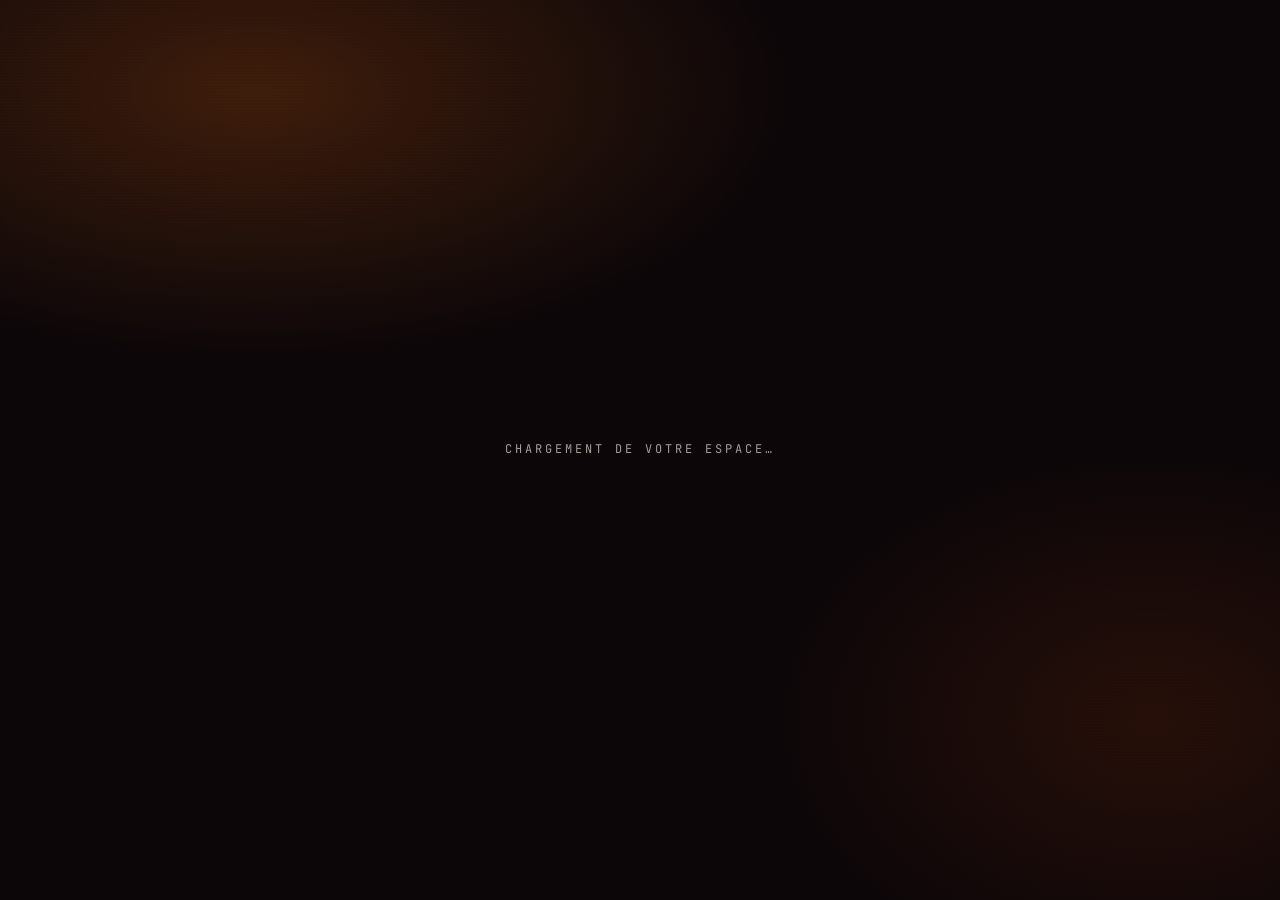
<file: projet.html>
<!DOCTYPE html>
<html lang="fr">
<head>
  <meta charset="UTF-8" />
  <meta name="viewport" content="width=device-width, initial-scale=1.0" />
  <meta name="robots" content="noindex, nofollow" />
  <title>Mon projet — Baye Dame</title>
  <meta name="description" content="Espace de suivi de votre projet avec Baye Dame, vidéaste et photographe." />
  <link rel="icon" type="image/svg+xml" href="favicon.svg" />
  <link rel="preconnect" href="https://fonts.googleapis.com">
  <link rel="preconnect" href="https://fonts.gstatic.com" crossorigin>
  <link href="https://fonts.googleapis.com/css2?family=Inter+Tight:wght@300;400;500;600;700&family=Playfair+Display:ital,wght@0,400;0,500;0,600;1,400;1,500;1,600&family=JetBrains+Mono:wght@400;500&display=swap" rel="stylesheet">
  <style>
    :root {
      --bg: #0d0709;
      --bg-alt: #1a0e0a;
      --bg-card: rgba(255, 255, 255, 0.04);
      --fg: #fafafa;
      --fg-dim: #a8a29e;
      --accent: #f97316;
      --accent-2: #fb923c;
      --accent-3: #c2410c;
      --accent-soft: rgba(249, 115, 22, 0.12);
      --line: rgba(255, 255, 255, 0.08);
      --line-strong: rgba(255, 255, 255, 0.18);
      --glass-bg: rgba(255, 255, 255, 0.04);
      --glass-border: rgba(255, 255, 255, 0.10);
      --glass-shine: rgba(255, 255, 255, 0.18);
    }
    * { margin: 0; padding: 0; box-sizing: border-box; }
    body {
      background: var(--bg);
      color: var(--fg);
      font-family: 'Inter Tight', sans-serif;
      font-size: 14px;
      line-height: 1.6;
      min-height: 100vh;
      position: relative;
      overflow-x: hidden;
    }
    /* Blobs atmosphériques */
    body::before {
      content: '';
      position: fixed; inset: 0;
      pointer-events: none;
      z-index: 0;
      background:
        radial-gradient(ellipse 70% 50% at 20% 10%, rgba(249, 115, 22, 0.22), transparent 60%),
        radial-gradient(ellipse 50% 50% at 90% 80%, rgba(194, 65, 12, 0.15), transparent 60%);
    }
    body::after {
      content: '';
      position: fixed; inset: 0;
      pointer-events: none;
      z-index: 1;
      background: linear-gradient(180deg, transparent 50%, rgba(0,0,0,0.04) 50%);
      background-size: 100% 3px;
    }
    .topbar, .hero, .section, .global-comments, .footer { position: relative; z-index: 2; }
    a { color: var(--accent); text-decoration: none; }
    a:hover { text-decoration: underline; }
    button { font-family: inherit; cursor: pointer; }

    /* ===== HEADER ===== */
    .topbar {
      margin: 18px;
      padding: 14px 28px;
      border-radius: 100px;
      display: flex;
      justify-content: space-between;
      align-items: center;
      gap: 16px;
      flex-wrap: wrap;
      backdrop-filter: blur(28px) saturate(180%);
      -webkit-backdrop-filter: blur(28px) saturate(180%);
      background: var(--glass-bg);
      border: 1px solid var(--glass-border);
      box-shadow:
        inset 0 1px 0 var(--glass-shine),
        0 8px 32px rgba(0, 0, 0, 0.4);
    }
    .brand {
      display: flex;
      align-items: center;
      gap: 12px;
    }
    .brand__logo {
      width: 42px;
      height: 42px;
      border-radius: 10px;
      background: #0a0a0a;
      display: grid;
      place-items: center;
      font-family: 'Playfair Display', Georgia, serif;
      font-style: italic;
      font-weight: 500;
      font-size: 20px;
      color: var(--fg);
      position: relative;
      border: 1px solid var(--glass-border);
    }
    .brand__logo::after {
      content: '';
      position: absolute;
      bottom: 6px; right: 6px;
      width: 4px; height: 4px;
      background: var(--accent);
      border-radius: 50%;
      box-shadow: 0 0 8px var(--accent);
    }
    .brand__name {
      font-family: 'Playfair Display', serif;
      font-weight: 600;
      font-style: italic;
      font-size: 20px;
      letter-spacing: -0.01em;
    }
    .brand__name em {
      font-style: normal;
      color: var(--accent);
      font-weight: 700;
    }
    .brand__tagline {
      font-family: 'JetBrains Mono', monospace;
      font-size: 9px;
      letter-spacing: 0.25em;
      color: var(--fg-dim);
      text-transform: uppercase;
    }
    .topbar__right {
      display: flex;
      gap: 12px;
      align-items: center;
      font-size: 13px;
      color: var(--fg-dim);
    }
    .pill {
      display: inline-flex;
      align-items: center;
      gap: 6px;
      padding: 5px 12px;
      border-radius: 100px;
      font-family: 'JetBrains Mono', monospace;
      font-size: 10px;
      letter-spacing: 0.15em;
      text-transform: uppercase;
      font-weight: 500;
    }

    /* ===== HERO ===== */
    .hero {
      max-width: 1100px;
      margin: 0 auto;
      padding: 60px 40px 30px;
    }
    .hero__greet {
      font-family: 'JetBrains Mono', monospace;
      font-size: 11px;
      letter-spacing: 0.25em;
      color: var(--accent);
      margin-bottom: 16px;
      text-transform: uppercase;
    }
    h1 {
      font-family: 'Playfair Display', serif;
      font-weight: 400;
      font-size: clamp(36px, 6vw, 64px);
      line-height: 1.05;
      letter-spacing: -0.03em;
      margin-bottom: 20px;
    }
    h1 em {
      font-style: italic;
      background: linear-gradient(135deg, var(--accent-2), var(--accent), var(--accent-3));
      -webkit-background-clip: text;
      background-clip: text;
      color: transparent;
    }
    .hero__desc {
      font-size: 16px;
      color: var(--fg-dim);
      max-width: 720px;
      line-height: 1.7;
      white-space: pre-wrap;
    }

    /* ===== SECTIONS ===== */
    .section {
      max-width: 1100px;
      margin: 0 auto;
      padding: 40px;
    }
    .section__head {
      display: flex;
      justify-content: space-between;
      align-items: baseline;
      gap: 16px;
      margin-bottom: 24px;
      flex-wrap: wrap;
    }
    .section__title {
      font-family: 'JetBrains Mono', monospace;
      font-size: 12px;
      letter-spacing: 0.2em;
      color: var(--accent);
      font-weight: 600;
      text-transform: uppercase;
    }

    /* ===== DELIVERABLES ===== */
    .deliv {
      backdrop-filter: blur(28px) saturate(180%);
      -webkit-backdrop-filter: blur(28px) saturate(180%);
      background: var(--glass-bg);
      border: 1px solid var(--glass-border);
      border-radius: 20px;
      padding: 30px;
      margin-bottom: 24px;
      transition: all 0.4s ease;
      box-shadow:
        inset 0 1px 0 var(--glass-shine),
        0 10px 30px rgba(0, 0, 0, 0.3);
    }
    .deliv:hover {
      border-color: rgba(249, 115, 22, 0.3);
      transform: translateY(-4px);
      box-shadow:
        inset 0 1px 0 var(--glass-shine),
        0 16px 40px rgba(249, 115, 22, 0.2);
    }
    .deliv__head {
      display: flex;
      justify-content: space-between;
      align-items: center;
      gap: 16px;
      margin-bottom: 16px;
      flex-wrap: wrap;
    }
    .deliv__title {
      font-family: 'Playfair Display', serif;
      font-weight: 500;
      font-size: 24px;
      letter-spacing: -0.01em;
    }
    .deliv__type {
      display: inline-flex; align-items: center; gap: 6px;
      padding: 5px 12px;
      border-radius: 100px;
      font-family: 'JetBrains Mono', monospace;
      font-size: 10px;
      letter-spacing: 0.15em;
      text-transform: uppercase;
      font-weight: 500;
    }
    .type-video { background: rgba(59,130,246,0.15); color: #3b82f6; }
    .type-gallery { background: rgba(168,85,247,0.15); color: #a855f7; }
    .type-download { background: rgba(16,185,129,0.15); color: #10b981; }
    .type-note { background: rgba(245,158,11,0.15); color: #f59e0b; }
    .deliv__desc {
      color: var(--fg-dim);
      font-size: 14px;
      margin-bottom: 16px;
      white-space: pre-wrap;
      line-height: 1.7;
    }
    .video-embed {
      position: relative;
      aspect-ratio: 16/9;
      border-radius: 8px;
      overflow: hidden;
      background: #000;
      margin: 16px 0;
    }
    .video-embed iframe { position: absolute; inset: 0; width: 100%; height: 100%; border: 0; }

    .deliv__link {
      display: inline-flex;
      align-items: center;
      gap: 10px;
      padding: 14px 26px;
      background: linear-gradient(135deg, var(--accent-2), var(--accent), var(--accent-3));
      color: var(--bg);
      border-radius: 100px;
      font-weight: 600;
      font-size: 14px;
      transition: transform 0.3s, box-shadow 0.3s;
      margin-top: 10px;
      box-shadow:
        inset 0 1px 0 rgba(255, 255, 255, 0.4),
        0 8px 22px rgba(249, 115, 22, 0.35);
    }
    .deliv__link:hover {
      transform: translateY(-2px);
      text-decoration: none;
      box-shadow:
        inset 0 1px 0 rgba(255, 255, 255, 0.4),
        0 14px 30px rgba(249, 115, 22, 0.5);
    }

    /* ===== COMMENTS ===== */
    .deliv__comments {
      margin-top: 24px;
      padding-top: 20px;
      border-top: 1px solid var(--line);
    }
    .comments__title {
      font-family: 'JetBrains Mono', monospace;
      font-size: 11px;
      letter-spacing: 0.2em;
      color: var(--fg-dim);
      text-transform: uppercase;
      margin-bottom: 12px;
    }
    .comment {
      padding: 16px;
      border-radius: 12px;
      margin-bottom: 10px;
      font-size: 13px;
      line-height: 1.6;
      backdrop-filter: blur(20px);
      -webkit-backdrop-filter: blur(20px);
    }
    .comment--client {
      background: rgba(99, 102, 241, 0.08);
      border: 1px solid rgba(99, 102, 241, 0.20);
      border-left: 3px solid #6366f1;
    }
    .comment--admin {
      background: rgba(249, 115, 22, 0.08);
      border: 1px solid rgba(249, 115, 22, 0.20);
      border-left: 3px solid var(--accent);
    }
    .comment__head {
      display: flex; justify-content: space-between; align-items: baseline;
      margin-bottom: 6px; gap: 12px;
    }
    .comment__author {
      font-weight: 600; font-size: 13px;
    }
    .comment__author small {
      font-weight: 400; color: var(--fg-dim);
      font-family: 'JetBrains Mono', monospace; font-size: 10px;
      letter-spacing: 0.1em; margin-left: 6px;
    }
    .comment__date { font-size: 11px; color: var(--fg-dim); font-family: 'JetBrains Mono', monospace; }
    .comment__body { white-space: pre-wrap; }

    .comment-form {
      margin-top: 14px;
      padding: 18px;
      backdrop-filter: blur(20px);
      -webkit-backdrop-filter: blur(20px);
      background: rgba(255, 255, 255, 0.03);
      border: 1px solid var(--glass-border);
      border-radius: 14px;
    }
    .comment-form__title {
      font-family: 'JetBrains Mono', monospace;
      font-size: 10px;
      letter-spacing: 0.2em;
      color: var(--accent);
      text-transform: uppercase;
      margin-bottom: 10px;
      font-weight: 500;
    }
    .comment-form textarea {
      width: 100%;
      padding: 11px 14px;
      background: rgba(255, 255, 255, 0.03);
      border: 1px solid var(--glass-border);
      color: var(--fg);
      font-family: inherit;
      font-size: 13px;
      border-radius: 10px;
      outline: none;
      resize: vertical;
      min-height: 80px;
      transition: border-color 0.2s, background 0.2s;
    }
    .comment-form textarea:focus { border-color: var(--accent); background: rgba(255, 255, 255, 0.05); }
    .comment-form__row {
      display: flex;
      gap: 8px;
      margin-top: 10px;
      flex-wrap: wrap;
      align-items: center;
    }
    .comment-form input {
      padding: 10px 14px;
      background: rgba(255, 255, 255, 0.03);
      border: 1px solid var(--glass-border);
      color: var(--fg);
      font-family: inherit;
      font-size: 13px;
      border-radius: 10px;
      outline: none;
      flex: 1;
      min-width: 180px;
      transition: border-color 0.2s, background 0.2s;
    }
    .comment-form input:focus { border-color: var(--accent); background: rgba(255, 255, 255, 0.05); }
    .comment-form button {
      padding: 10px 22px;
      background: linear-gradient(135deg, var(--accent-2), var(--accent));
      color: var(--bg);
      border: none;
      border-radius: 100px;
      font-size: 13px;
      font-weight: 600;
      transition: transform 0.2s, box-shadow 0.3s;
      box-shadow:
        inset 0 1px 0 rgba(255, 255, 255, 0.4),
        0 4px 14px rgba(249, 115, 22, 0.3);
    }
    .comment-form button:hover {
      transform: translateY(-1px);
      box-shadow:
        inset 0 1px 0 rgba(255, 255, 255, 0.4),
        0 8px 22px rgba(249, 115, 22, 0.5);
    }
    .comment-form button:disabled { opacity: 0.5; cursor: not-allowed; transform: none; }
    .comment-form__hint {
      font-size: 11px;
      color: var(--fg-dim);
      margin-top: 6px;
    }

    /* ===== GLOBAL COMMENT ===== */
    .global-comments {
      max-width: 1100px;
      margin: 0 auto;
      padding: 0 40px 60px;
    }

    /* ===== FOOTER ===== */
    .footer {
      max-width: 1100px;
      margin: 0 auto;
      padding: 40px;
      text-align: center;
      border-top: 1px solid var(--line);
      font-size: 12px;
      color: var(--fg-dim);
    }
    .footer a { color: var(--accent); }

    /* ===== STATES ===== */
    .loading-screen, .error-screen {
      min-height: 100vh;
      display: grid;
      place-items: center;
      padding: 40px 20px;
      text-align: center;
    }
    .error-screen h2 {
      font-family: 'Playfair Display', serif;
      font-weight: 400;
      font-size: 32px;
      margin-bottom: 12px;
      letter-spacing: -0.02em;
    }
    .error-screen p { color: var(--fg-dim); max-width: 480px; }
    .loading-screen p {
      font-family: 'JetBrains Mono', monospace;
      font-size: 12px;
      letter-spacing: 0.25em;
      color: var(--fg-dim);
    }

    .empty { text-align: center; color: var(--fg-dim); padding: 24px; font-size: 13px; }

    @media (max-width: 700px) {
      .topbar { padding: 16px 20px; }
      .hero { padding: 40px 20px 24px; }
      .section { padding: 24px 20px; }
      .global-comments { padding: 0 20px 40px; }
      .footer { padding: 24px 20px; }
      .deliv { padding: 20px; }
      .deliv__title { font-size: 19px; }
    }
  </style>
</head>
<body>

  <!-- Loading / Error states -->
  <div id="loading-screen" class="loading-screen">
    <p>CHARGEMENT DE VOTRE ESPACE…</p>
  </div>
  <div id="error-screen" class="error-screen" style="display:none;">
    <div>
      <h2>Projet introuvable</h2>
      <p id="error-msg">Le lien que vous avez utilisé n'est pas valide ou a expiré. Contactez Baye Dame à <a href="mailto:medounebo0@gmail.com">medounebo0@gmail.com</a>.</p>
    </div>
  </div>

  <!-- Main content -->
  <div id="main" style="display:none;">
    <div class="topbar">
      <div class="brand">
        <div class="brand__logo">BD</div>
        <div>
          <div class="brand__name">Baye <em>Dame</em></div>
          <div class="brand__tagline">Espace client</div>
        </div>
      </div>
      <div class="topbar__right">
        <span class="pill" id="status-pill"></span>
      </div>
    </div>

    <div class="hero">
      <div class="hero__greet">Bonjour <span id="hero-client">—</span> !</div>
      <h1 id="hero-title">—</h1>
      <p class="hero__desc" id="hero-desc"></p>
    </div>

    <div class="section">
      <div class="section__head">
        <div class="section__title">📦 Livrables</div>
      </div>
      <div id="deliverables-list"></div>
    </div>

    <div class="global-comments">
      <div class="section__head">
        <div class="section__title">💬 Messages généraux</div>
      </div>
      <div id="global-comments-list"></div>
      <div class="comment-form">
        <div class="comment-form__title">Écrire un message à Baye Dame</div>
        <textarea id="global-comment-text" placeholder="Ex : J'aimerais que le générique soit un peu plus court, et que la musique commence à 0:30 au lieu de 0:15."></textarea>
        <div class="comment-form__row">
          <input id="global-comment-name" placeholder="Votre prénom" />
          <button id="global-comment-send">Envoyer</button>
        </div>
        <div class="comment-form__hint">Baye Dame sera notifié et vous répondra ici-même.</div>
      </div>
    </div>

    <div class="footer">
      Baye Dame · Vidéaste &amp; Photographe · <a href="mailto:medounebo0@gmail.com">medounebo0@gmail.com</a><br/>
      <small style="opacity:0.6;">Espace client sécurisé. Ne partagez pas ce lien.</small>
    </div>
  </div>

  <script type="module">
    import { createClient } from 'https://esm.sh/@supabase/supabase-js@2';

    const SUPABASE_URL = 'https://bsaswpsgufyamrnrfkvw.supabase.co';
    const SUPABASE_KEY = 'sb_publishable_E-e-dFA7UfXdZgiRL0jr5A_gVtCfjjl';
    const supabase = createClient(SUPABASE_URL, SUPABASE_KEY);

    const PROJECT_STATUS_LABELS = {
      in_progress: '🚧 En cours',
      review: '👁 À valider',
      approved: '✓ Validé',
      archived: '📦 Archivé'
    };

    const params = new URLSearchParams(window.location.search);
    const slug = params.get('p');

    const $ = id => document.getElementById(id);

    function escHtml(s) {
      return String(s ?? '').replace(/&/g,'&amp;').replace(/</g,'&lt;').replace(/>/g,'&gt;').replace(/"/g,'&quot;').replace(/'/g,'&#039;');
    }
    function formatDateTime(d) {
      if (!d) return '';
      return new Date(d).toLocaleDateString('fr-FR', { day: '2-digit', month: 'short', year: 'numeric', hour: '2-digit', minute: '2-digit' });
    }
    function toEmbedUrl(url) {
      if (!url) return null;
      let m = url.match(/youtube\.com\/watch\?v=([a-zA-Z0-9_-]+)/);
      if (m) return `https://www.youtube.com/embed/${m[1]}`;
      m = url.match(/youtu\.be\/([a-zA-Z0-9_-]+)/);
      if (m) return `https://www.youtube.com/embed/${m[1]}`;
      m = url.match(/youtube\.com\/shorts\/([a-zA-Z0-9_-]+)/);
      if (m) return `https://www.youtube.com/embed/${m[1]}`;
      m = url.match(/youtube\.com\/embed\/([a-zA-Z0-9_-]+)/);
      if (m) return `https://www.youtube.com/embed/${m[1]}`;
      m = url.match(/vimeo\.com\/(\d+)/);
      if (m) return `https://player.vimeo.com/video/${m[1]}`;
      return null;
    }

    // Mémorise le nom du client pour pas le redemander à chaque commentaire
    const STORAGE_KEY = `bd_client_name_${slug}`;
    const savedName = localStorage.getItem(STORAGE_KEY) || '';

    let currentProject = null;
    let currentDeliverables = [];
    let currentComments = [];

    async function loadProject() {
      if (!slug) {
        showError('Lien invalide. Aucun identifiant de projet trouvé.');
        return;
      }
      const { data: project, error } = await supabase
        .from('client_projects')
        .select('*')
        .eq('slug', slug)
        .maybeSingle();
      if (error || !project) {
        showError('Le projet est introuvable ou a été supprimé.');
        return;
      }
      currentProject = project;
      renderHead();

      const [delivResult, commResult] = await Promise.all([
        supabase.from('project_deliverables').select('*').eq('project_id', project.id).order('display_order'),
        supabase.from('project_comments').select('*').eq('project_id', project.id).order('created_at')
      ]);
      currentDeliverables = delivResult.data || [];
      currentComments = commResult.data || [];

      renderDeliverables();
      renderGlobalComments();

      $('loading-screen').style.display = 'none';
      $('main').style.display = '';
    }

    function showError(msg) {
      $('loading-screen').style.display = 'none';
      $('error-screen').style.display = '';
      if (msg) $('error-msg').textContent = msg;
    }

    function renderHead() {
      const p = currentProject;
      document.title = `${p.title} — Espace client`;
      $('hero-client').textContent = p.client_name;
      $('hero-title').innerHTML = escHtml(p.title);
      $('hero-desc').textContent = p.description || '';
      $('status-pill').textContent = PROJECT_STATUS_LABELS[p.status] || p.status;
      const colors = {
        in_progress: ['rgba(245,158,11,0.15)', '#f59e0b'],
        review: ['rgba(139,92,246,0.15)', '#8b5cf6'],
        approved: ['rgba(16,185,129,0.15)', '#10b981'],
        archived: ['rgba(107,114,128,0.15)', '#6b7280']
      };
      const [bg, color] = colors[p.status] || colors.in_progress;
      $('status-pill').style.background = bg;
      $('status-pill').style.color = color;
    }

    function renderDeliverables() {
      const list = $('deliverables-list');
      if (currentDeliverables.length === 0) {
        list.innerHTML = '<div class="empty">Les livrables seront publiés ici. Vous serez prévenu(e) dès qu\'ils sont prêts.</div>';
        return;
      }
      const typeLabels = { video: '🎬 Vidéo', gallery: '📷 Galerie', download: '⬇️ Téléchargement', note: '📝 Note' };
      list.innerHTML = currentDeliverables.map(d => {
        const embed = d.type === 'video' ? toEmbedUrl(d.url) : null;
        const dComments = currentComments.filter(c => c.deliverable_id === d.id);
        const dCommentsHtml = dComments.length === 0 ? '' : dComments.map(c => `
          <div class="comment comment--${c.author}">
            <div class="comment__head">
              <div class="comment__author">
                ${escHtml(c.author_name)}
                <small>${c.author === 'admin' ? 'BAYE DAME' : 'VOUS'}</small>
              </div>
              <div class="comment__date">${formatDateTime(c.created_at)}</div>
            </div>
            <div class="comment__body">${escHtml(c.message)}</div>
          </div>
        `).join('');

        return `
          <div class="deliv" data-id="${d.id}">
            <div class="deliv__head">
              <div>
                <span class="deliv__type type-${d.type}">${typeLabels[d.type] || d.type}</span>
                <div class="deliv__title">${escHtml(d.title)}</div>
              </div>
            </div>
            ${d.description ? `<div class="deliv__desc">${escHtml(d.description)}</div>` : ''}
            ${embed ? `
              <div class="video-embed">
                <iframe src="${embed}" allowfullscreen></iframe>
              </div>
            ` : ''}
            ${!embed && d.url && d.type !== 'note' ? `
              <a class="deliv__link" href="${escHtml(d.url)}" target="_blank" rel="noopener">
                ${d.type === 'gallery' ? '🖼 Ouvrir la galerie' : d.type === 'download' ? '⬇️ Télécharger' : '🔗 Ouvrir'}
              </a>
            ` : ''}

            <div class="deliv__comments">
              <div class="comments__title">💬 Vos retours sur ce livrable</div>
              ${dCommentsHtml || '<div class="empty">Aucun retour pour l\'instant.</div>'}
              <div class="comment-form">
                <textarea data-comment-text="${d.id}" placeholder="Ex : J'aime beaucoup l'intro ! Par contre vers 1:23 la transition est un peu rapide..."></textarea>
                <div class="comment-form__row">
                  <input data-comment-name="${d.id}" placeholder="Votre prénom" value="${escHtml(savedName)}" />
                  <button data-comment-send="${d.id}">Envoyer mon retour</button>
                </div>
              </div>
            </div>
          </div>
        `;
      }).join('');

      // Wire up send buttons
      list.querySelectorAll('[data-comment-send]').forEach(btn => {
        btn.addEventListener('click', () => postComment(btn.dataset.commentSend, btn));
      });
    }

    function renderGlobalComments() {
      const globals = currentComments.filter(c => !c.deliverable_id);
      const list = $('global-comments-list');
      list.innerHTML = globals.length === 0
        ? '<div class="empty">Aucun message général.</div>'
        : globals.map(c => `
          <div class="comment comment--${c.author}">
            <div class="comment__head">
              <div class="comment__author">
                ${escHtml(c.author_name)}
                <small>${c.author === 'admin' ? 'BAYE DAME' : 'VOUS'}</small>
              </div>
              <div class="comment__date">${formatDateTime(c.created_at)}</div>
            </div>
            <div class="comment__body">${escHtml(c.message)}</div>
          </div>
        `).join('');
      $('global-comment-name').value = savedName;
    }

    async function postComment(deliverableId, btn) {
      const textEl = document.querySelector(`[data-comment-text="${deliverableId}"]`);
      const nameEl = document.querySelector(`[data-comment-name="${deliverableId}"]`);
      const message = textEl.value.trim();
      const author_name = nameEl.value.trim();
      if (!message) { alert('Écris ton retour.'); return; }
      if (!author_name) { alert('Ton prénom est requis.'); nameEl.focus(); return; }
      btn.disabled = true;
      btn.textContent = 'Envoi…';
      const payload = {
        project_id: currentProject.id,
        deliverable_id: deliverableId,
        author: 'client',
        author_name,
        message
      };
      const { data, error } = await supabase.from('project_comments').insert(payload).select().single();
      btn.disabled = false;
      btn.textContent = 'Envoyer mon retour';
      if (error) return alert('Erreur : ' + error.message);
      localStorage.setItem(STORAGE_KEY, author_name);
      currentComments.push(data);
      textEl.value = '';
      renderDeliverables();
    }

    $('global-comment-send').addEventListener('click', async () => {
      const text = $('global-comment-text').value.trim();
      const name = $('global-comment-name').value.trim();
      if (!text) return alert('Écris ton message.');
      if (!name) { alert('Ton prénom est requis.'); $('global-comment-name').focus(); return; }
      $('global-comment-send').disabled = true;
      $('global-comment-send').textContent = 'Envoi…';
      const payload = {
        project_id: currentProject.id,
        deliverable_id: null,
        author: 'client',
        author_name: name,
        message: text
      };
      const { data, error } = await supabase.from('project_comments').insert(payload).select().single();
      $('global-comment-send').disabled = false;
      $('global-comment-send').textContent = 'Envoyer';
      if (error) return alert('Erreur : ' + error.message);
      localStorage.setItem(STORAGE_KEY, name);
      currentComments.push(data);
      $('global-comment-text').value = '';
      renderGlobalComments();
    });

    loadProject();
  </script>
  <script src="analytics.js" defer></script>
</body>
</html>
</file>
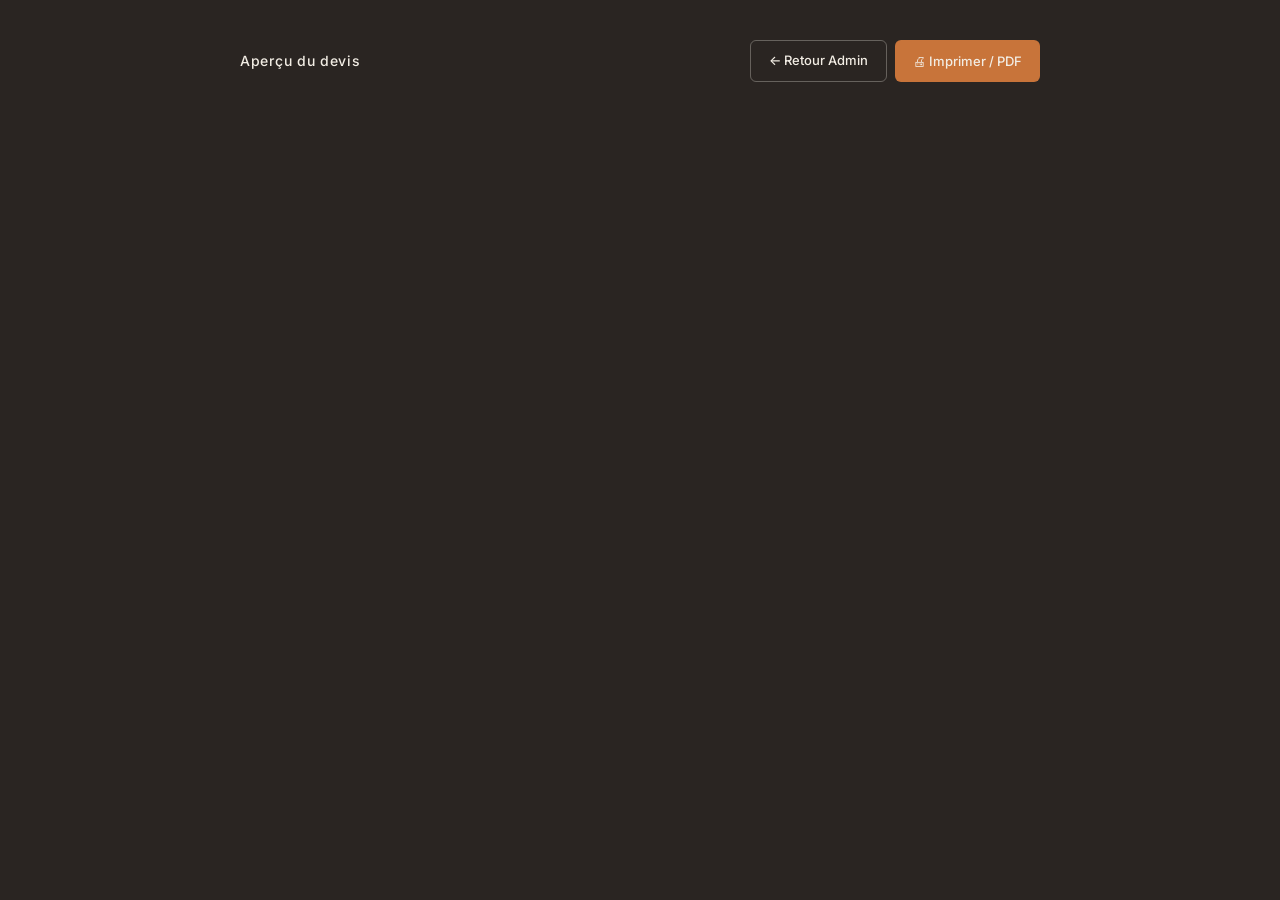
<file: quote-print.html>
<!DOCTYPE html>
<html lang="fr">
<head>
  <meta charset="UTF-8" />
  <meta name="viewport" content="width=device-width, initial-scale=1.0" />
  <meta name="robots" content="noindex, nofollow" />
  <title>Devis — Medoune Bo</title>
  <link rel="icon" type="image/svg+xml" href="favicon.svg" />
  <link rel="preconnect" href="https://fonts.googleapis.com">
  <link rel="preconnect" href="https://fonts.gstatic.com" crossorigin>
  <link href="https://fonts.googleapis.com/css2?family=Inter:wght@300;400;500;600;700;800&family=DM+Sans:opsz,wght@9..40,400;9..40,500;9..40,700&display=swap" rel="stylesheet">
  <style>
    :root {
      --paper: #f3e3bf;        /* Beige Canva */
      --paper-deep: #e8d5a3;   /* Beige plus saturé */
      --ink: #0a0a0a;
      --ink-dim: #4a4540;
      --ink-soft: #7a7368;
      --line: rgba(10, 10, 10, 0.12);
      --line-strong: rgba(10, 10, 10, 0.65);
    }
    * { margin: 0; padding: 0; box-sizing: border-box; }
    body {
      background: #2a2522;
      color: var(--ink);
      font-family: 'Inter', sans-serif;
      font-size: 12px;
      line-height: 1.5;
      padding: 40px 20px;
      min-height: 100vh;
    }

    /* ===== CONTROLS BAR (non imprimable) ===== */
    .controls {
      max-width: 800px;
      margin: 0 auto 24px;
      display: flex;
      justify-content: space-between;
      align-items: center;
      color: #f2ede4;
      flex-wrap: wrap;
      gap: 12px;
    }
    .controls h1 { font-size: 14px; font-weight: 500; letter-spacing: 0.05em; }
    .controls__actions { display: flex; gap: 8px; }
    .btn {
      padding: 10px 18px;
      border-radius: 6px;
      font-family: inherit;
      font-size: 13px;
      cursor: pointer;
      border: none;
      text-decoration: none;
      display: inline-block;
      font-weight: 500;
    }
    .btn-print { background: #c8743a; color: #f2ede4; }
    .btn-print:hover { opacity: 0.9; }
    .btn-back {
      background: transparent;
      color: #f2ede4;
      border: 1px solid rgba(242,237,228,0.3);
    }
    .btn-back:hover { background: rgba(242,237,228,0.1); }

    /* ===== PAPER (style Canva beige/noir) ===== */
    .paper {
      max-width: 800px;
      margin: 0 auto;
      background: var(--paper);
      color: var(--ink);
      padding: 48px 56px 40px;
      box-shadow: 0 30px 80px rgba(0,0,0,0.4);
      position: relative;
      min-height: 1100px;
      font-family: 'DM Sans', 'Inter', sans-serif;
    }

    /* ===== HEADER : DEVIS en énorme + badge numéro + soleil ===== */
    .doc-head {
      display: flex;
      justify-content: space-between;
      align-items: flex-start;
      margin-bottom: 36px;
    }
    .doc-head__left {
      display: flex;
      flex-direction: column;
      gap: 8px;
    }
    .doc-title {
      font-family: 'DM Sans', sans-serif;
      font-size: 76px;
      font-weight: 700;
      line-height: 0.9;
      letter-spacing: -0.04em;
      color: var(--ink);
    }
    .doc-num {
      display: inline-block;
      padding: 6px 14px;
      border: 1.5px solid var(--ink);
      border-radius: 100px;
      font-size: 11px;
      font-weight: 500;
      letter-spacing: 0.05em;
      width: fit-content;
      margin-top: 4px;
    }
    .doc-sun {
      width: 64px;
      height: 64px;
      flex-shrink: 0;
      margin-top: 12px;
    }

    /* ===== DATES ===== */
    .dates {
      margin-bottom: 28px;
    }
    .date-line {
      font-size: 12px;
      margin-bottom: 4px;
    }
    .date-line strong { font-weight: 600; }

    /* ===== PARTIES (Émetteur + Client) ===== */
    .parties {
      display: grid;
      grid-template-columns: 1fr 1fr;
      gap: 40px;
      margin-bottom: 32px;
    }
    .party h3 {
      font-size: 12px;
      font-weight: 700;
      letter-spacing: 0.02em;
      margin-bottom: 6px;
    }
    .party p {
      line-height: 1.65;
      font-size: 12px;
    }
    .party--right { text-align: right; }
    .party--right h3 {
      font-size: 11px;
      font-weight: 600;
      letter-spacing: 0.08em;
      color: var(--ink-dim);
      margin-bottom: 8px;
    }

    /* ===== ITEMS TABLE ===== */
    .items {
      width: 100%;
      border-collapse: collapse;
      margin-bottom: 0;
    }
    .items thead th {
      background: var(--ink);
      color: var(--paper);
      font-size: 11px;
      font-weight: 600;
      letter-spacing: 0.08em;
      padding: 11px 14px;
      text-align: left;
    }
    .items thead th:nth-child(2),
    .items thead th:nth-child(3) { text-align: center; }
    .items thead th:nth-child(4) { text-align: right; }

    .items tbody td {
      padding: 14px;
      border-bottom: 1px solid var(--line);
      font-size: 12px;
      vertical-align: middle;
    }
    .items tbody td:nth-child(2),
    .items tbody td:nth-child(3) { text-align: center; font-variant-numeric: tabular-nums; }
    .items tbody td:nth-child(4) {
      text-align: right;
      font-variant-numeric: tabular-nums;
      font-weight: 600;
    }
    .item-desc {
      display: flex;
      flex-direction: column;
      gap: 2px;
    }
    .item-desc__title {
      font-weight: 700;
      text-transform: uppercase;
      letter-spacing: 0.04em;
      font-size: 12px;
    }
    .item-desc__sub {
      font-size: 11px;
      color: var(--ink-soft);
      line-height: 1.4;
    }

    /* ===== TOTAL HT (bandeau noir comme Canva) ===== */
    .total-bar {
      display: flex;
      justify-content: flex-end;
      align-items: stretch;
      margin: 8px 0 8px 35%;
      background: var(--ink);
      color: var(--paper);
    }
    .total-bar__label {
      padding: 14px 18px;
      font-size: 13px;
      font-weight: 700;
      letter-spacing: 0.08em;
      flex: 1;
      text-align: right;
    }
    .total-bar__amount {
      padding: 14px 22px;
      font-size: 15px;
      font-weight: 700;
      font-variant-numeric: tabular-nums;
      background: var(--ink);
      border-left: 1px solid rgba(255,255,255,0.15);
      white-space: nowrap;
    }

    .vat-mention {
      text-align: right;
      font-size: 10px;
      font-style: italic;
      color: var(--ink-soft);
      margin-bottom: 36px;
    }

    /* ===== INTER-TOTAUX (sous-total, TVA, TTC quand TVA appliquée) ===== */
    .totals-extras {
      display: flex;
      flex-direction: column;
      gap: 4px;
      margin: 8px 0 8px 50%;
      padding: 10px 18px 0;
    }
    .totals-extras__row {
      display: flex;
      justify-content: space-between;
      font-size: 12px;
    }
    .totals-extras__row span:last-child { font-variant-numeric: tabular-nums; font-weight: 600; }

    /* ===== TERMES ET CONDITIONS ===== */
    .terms {
      margin-top: 36px;
    }
    .terms h3 {
      font-size: 13px;
      font-weight: 700;
      margin-bottom: 12px;
    }
    .terms ul {
      list-style: none;
      padding-left: 0;
    }
    .terms li {
      font-size: 12px;
      line-height: 1.7;
      padding-left: 18px;
      position: relative;
      margin-bottom: 2px;
    }
    .terms li::before {
      content: '•';
      position: absolute;
      left: 0;
      font-size: 14px;
      line-height: 1.4;
    }

    .notes {
      margin-top: 20px;
      padding-top: 12px;
      border-top: 1px solid var(--line);
      font-size: 11px;
      font-style: italic;
      color: var(--ink-soft);
      white-space: pre-wrap;
      line-height: 1.6;
    }

    /* ===== FOOTER ===== */
    .doc-foot {
      margin-top: 48px;
      padding-top: 16px;
      border-top: 1px solid var(--line);
      text-align: center;
      font-size: 10px;
      color: var(--ink-soft);
      letter-spacing: 0.05em;
    }

    /* ===== LOADING / ERROR ===== */
    .state {
      max-width: 800px;
      margin: 60px auto;
      padding: 40px;
      background: var(--paper);
      color: var(--ink);
      text-align: center;
      border-radius: 8px;
    }
    .state h2 { font-size: 18px; margin-bottom: 8px; }
    .state p { color: var(--ink-dim); margin-bottom: 24px; }
    .state a { color: #a85a28; }

    /* ===== PRINT ===== */
    @media print {
      body { background: white; padding: 0; }
      .controls { display: none; }
      .paper {
        box-shadow: none;
        max-width: none;
        padding: 18mm 16mm;
        min-height: 0;
      }
      @page { size: A4; margin: 0; }
    }

    @media (max-width: 700px) {
      body { padding: 20px 12px; }
      .paper { padding: 32px 24px; }
      .doc-title { font-size: 56px; }
      .doc-sun { width: 48px; height: 48px; }
      .parties { grid-template-columns: 1fr; gap: 24px; }
      .party--right { text-align: left; }
      .total-bar { margin-left: 0; }
      .totals-extras { margin-left: 0; }
      .items thead { display: none; }
      .items tbody tr { display: block; padding: 14px 0; border-bottom: 1px solid var(--line); }
      .items tbody td { display: flex; justify-content: space-between; padding: 4px 0; border: none; }
      .items tbody td:nth-child(2)::before { content: 'Qté · '; font-weight: 600; }
      .items tbody td:nth-child(3)::before { content: 'Prix · '; font-weight: 600; }
      .items tbody td:nth-child(4)::before { content: 'Total · '; font-weight: 600; }
    }
  </style>
</head>
<body>

  <div class="controls">
    <h1>Aperçu du devis</h1>
    <div class="controls__actions">
      <a class="btn btn-back" href="admin.html">← Retour Admin</a>
      <button class="btn btn-print" onclick="window.print()">🖨 Imprimer / PDF</button>
    </div>
  </div>

  <div id="content"></div>

  <script type="module">
    import { createClient } from 'https://esm.sh/@supabase/supabase-js@2';

    const SUPABASE_URL = 'https://bsaswpsgufyamrnrfkvw.supabase.co';
    const SUPABASE_KEY = 'sb_publishable_E-e-dFA7UfXdZgiRL0jr5A_gVtCfjjl';
    const supabase = createClient(SUPABASE_URL, SUPABASE_KEY);

    // Coordonnées (modifiables si besoin)
    const ME = {
      name: 'MEDOUNE BO',
      phone: '+221 77-375-83-92',
      email: 'medounebo0@gmail.com',
      address: 'Dakar, Sénégal'
    };

    function escapeHtml(s) {
      return String(s ?? '').replace(/&/g,'&amp;').replace(/</g,'&lt;').replace(/>/g,'&gt;').replace(/"/g,'&quot;').replace(/'/g,'&#039;');
    }
    function formatCurrency(amount, currency = 'XOF') {
      const opts = { style: 'currency', currency };
      if (currency === 'XOF') { opts.minimumFractionDigits = 0; opts.maximumFractionDigits = 0; }
      try { return new Intl.NumberFormat('fr-FR', opts).format(amount); }
      catch { return amount + ' ' + currency; }
    }
    function formatDateShort(d) {
      if (!d) return '';
      const dt = new Date(d);
      const dd = String(dt.getDate()).padStart(2, '0');
      const mm = String(dt.getMonth() + 1).padStart(2, '0');
      const yy = String(dt.getFullYear()).slice(-2);
      return `${dd}/${mm}/${yy}`;
    }
    function getValidityLabel(issueDate, validUntil) {
      if (!issueDate || !validUntil) return '';
      const diff = Math.round((new Date(validUntil) - new Date(issueDate)) / 86400000);
      if (diff === 30) return '1 mois';
      if (diff === 60) return '2 mois';
      if (diff === 90) return '3 mois';
      if (diff === 14) return '2 semaines';
      if (diff === 7) return '1 semaine';
      return `${diff} jours`;
    }

    function renderQuote(q) {
      const items = Array.isArray(q.items) ? q.items : [];
      const hasVat = Number(q.vat_rate || 0) > 0;
      const totalLabel = hasVat ? 'TOTAL TTC' : 'TOTAL HT';

      // Lignes du tableau
      const itemsRows = items.map(it => `
        <tr>
          <td>
            <div class="item-desc">
              <div class="item-desc__title">${escapeHtml(it.description || '')}</div>
              ${it.subtitle ? `<div class="item-desc__sub">${escapeHtml(it.subtitle)}</div>` : ''}
            </div>
          </td>
          <td>${formatCurrency(Number(it.unit_price || 0), q.currency)}</td>
          <td>${String(Number(it.quantity || 0)).padStart(2, '0')}</td>
          <td>${formatCurrency(Number(it.quantity || 0) * Number(it.unit_price || 0), q.currency)}</td>
        </tr>
      `).join('');

      // Conditions (parser le texte en bullet points)
      const conditionsList = (q.payment_terms || '')
        .split('\n')
        .map(s => s.trim())
        .filter(Boolean)
        .map(s => s.replace(/^[-•*]\s*/, ''));

      const validityLabel = getValidityLabel(q.issue_date, q.valid_until);

      document.getElementById('content').innerHTML = `
        <div class="paper">

          <!-- HEADER -->
          <div class="doc-head">
            <div class="doc-head__left">
              <div class="doc-title">DEVIS</div>
              <div class="doc-num">Devis n°${escapeHtml(q.quote_number || '—')}</div>
            </div>
            <svg class="doc-sun" viewBox="0 0 64 64" aria-label="Logo Baye Dame">
              <rect width="64" height="64" rx="14" fill="#0a0a0a"/>
              <text x="32" y="44" font-family="Georgia, 'Times New Roman', serif" font-weight="300" font-style="italic" font-size="32" fill="#f3e3bf" text-anchor="middle">BD</text>
              <circle cx="50" cy="50" r="3" fill="#c8743a"/>
            </svg>
          </div>

          <!-- DATES -->
          <div class="dates">
            <div class="date-line"><strong>Date du devis :</strong> ${formatDateShort(q.issue_date)}</div>
            <div class="date-line"><strong>Validité du devis :</strong> ${validityLabel || formatDateShort(q.valid_until)}</div>
          </div>

          <!-- PARTIES -->
          <div class="parties">
            <div class="party">
              <h3>${escapeHtml(ME.name)}</h3>
              <p>${ME.phone}<br/>${ME.email}<br/>${ME.address}</p>
            </div>
            <div class="party party--right">
              <h3>À L'ATTENTION DE</h3>
              <p>
                <strong>${escapeHtml(q.client_name)}</strong>
                ${q.client_phone ? '<br/>' + escapeHtml(q.client_phone) : ''}
                ${q.client_email ? '<br/>' + escapeHtml(q.client_email) : ''}
                ${q.client_address ? '<br/>' + escapeHtml(q.client_address) : ''}
              </p>
            </div>
          </div>

          <!-- ITEMS -->
          <table class="items">
            <thead>
              <tr>
                <th>DESCRIPTION</th>
                <th>PRIX</th>
                <th>QUANTITÉ</th>
                <th>TOTAL</th>
              </tr>
            </thead>
            <tbody>${itemsRows}</tbody>
          </table>

          <!-- INTER-TOTAUX (si TVA) -->
          ${hasVat ? `
            <div class="totals-extras">
              <div class="totals-extras__row"><span>Sous-total HT</span><span>${formatCurrency(Number(q.subtotal || 0), q.currency)}</span></div>
              <div class="totals-extras__row"><span>TVA (${q.vat_rate}%)</span><span>${formatCurrency(Number(q.vat_amount || 0), q.currency)}</span></div>
            </div>
          ` : ''}

          <!-- BANDEAU TOTAL -->
          <div class="total-bar">
            <div class="total-bar__label">${totalLabel} :</div>
            <div class="total-bar__amount">${formatCurrency(Number(q.total || 0), q.currency)}</div>
          </div>

          ${!hasVat ? '<div class="vat-mention">TVA non applicable, art. 293B du CGI</div>' : ''}

          <!-- TERMES ET CONDITIONS -->
          ${conditionsList.length > 0 ? `
            <div class="terms">
              <h3>Termes et conditions</h3>
              <ul>
                ${conditionsList.map(c => `<li>${escapeHtml(c)}</li>`).join('')}
              </ul>
            </div>
          ` : ''}

          ${q.notes ? `<div class="notes">${escapeHtml(q.notes)}</div>` : ''}

          <div class="doc-foot">
            ${escapeHtml(ME.name)} · ${ME.phone} · ${ME.email}
          </div>
        </div>
      `;
    }

    async function init() {
      // Check auth
      const { data: { session } } = await supabase.auth.getSession();
      if (!session) {
        document.getElementById('content').innerHTML = `
          <div class="state">
            <h2>Connexion requise</h2>
            <p>Tu dois être connecté à l'admin pour voir ce devis.</p>
            <a href="admin.html">→ Page de connexion</a>
          </div>`;
        return;
      }

      // Get ID from URL
      const params = new URLSearchParams(window.location.search);
      const id = params.get('id');
      if (!id) {
        document.getElementById('content').innerHTML = `
          <div class="state">
            <h2>Devis introuvable</h2>
            <p>L'URL ne contient pas d'identifiant de devis.</p>
            <a href="admin.html">→ Retour à l'admin</a>
          </div>`;
        return;
      }

      // Fetch quote
      const { data, error } = await supabase
        .from('quotes')
        .select('*')
        .eq('id', id)
        .single();

      if (error || !data) {
        document.getElementById('content').innerHTML = `
          <div class="state">
            <h2>Erreur de chargement</h2>
            <p>${escapeHtml(error?.message || 'Devis introuvable')}</p>
            <a href="admin.html">→ Retour à l'admin</a>
          </div>`;
        return;
      }

      document.title = `Devis ${data.quote_number} — ${data.client_name}`;
      renderQuote(data);
    }

    init();
  </script>
</body>
</html>
</file>
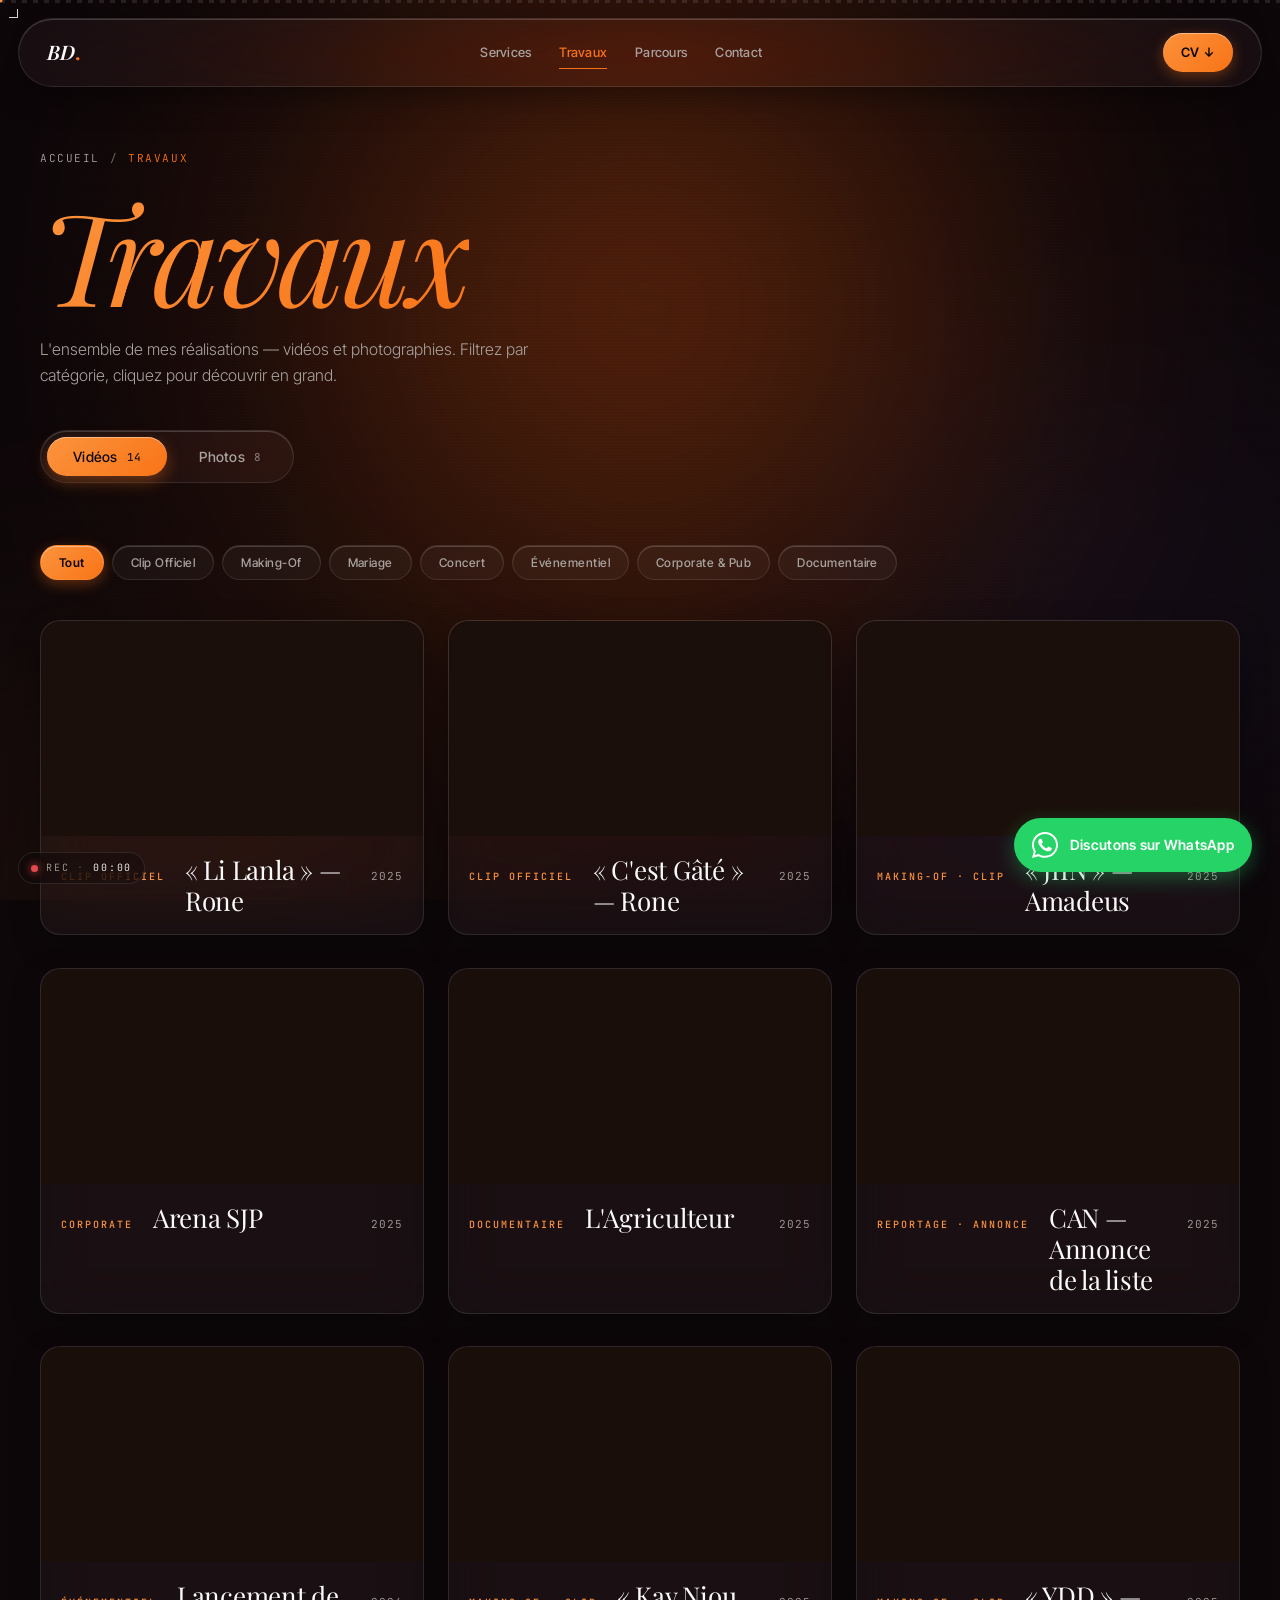
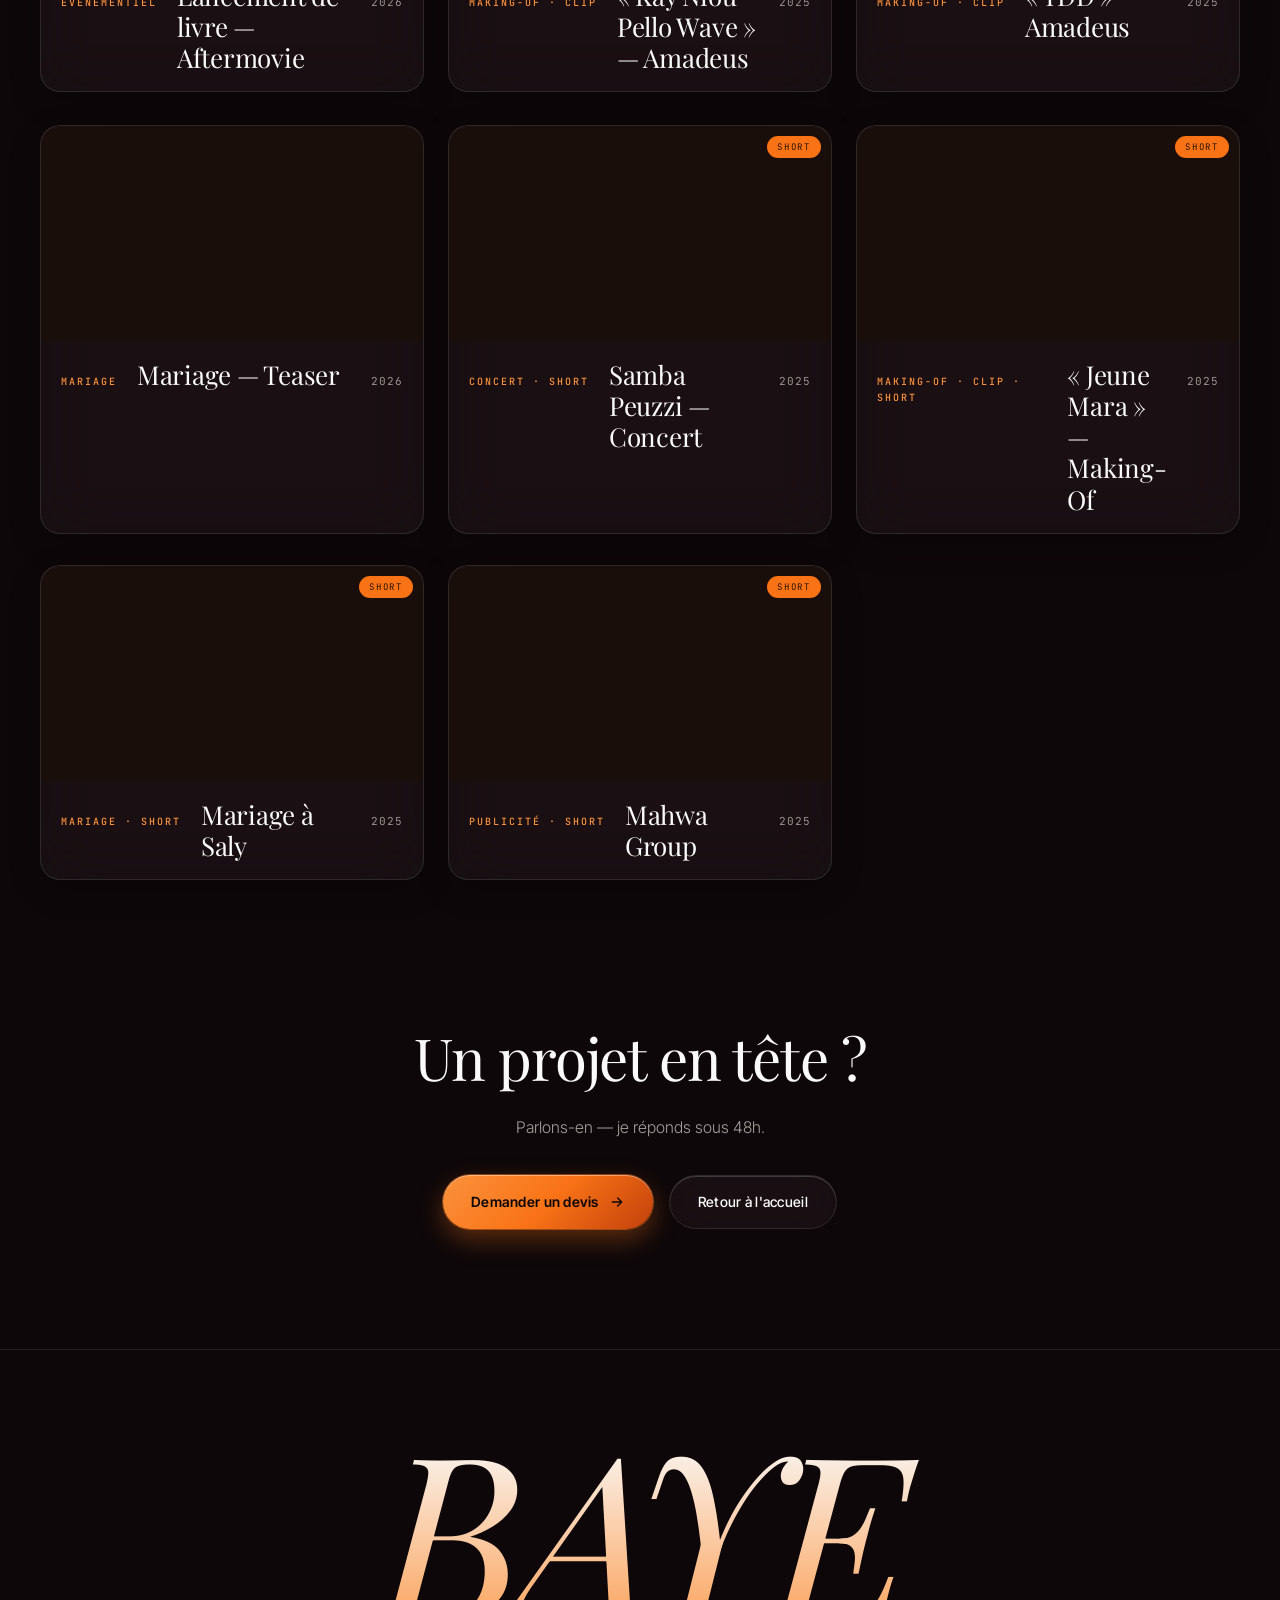
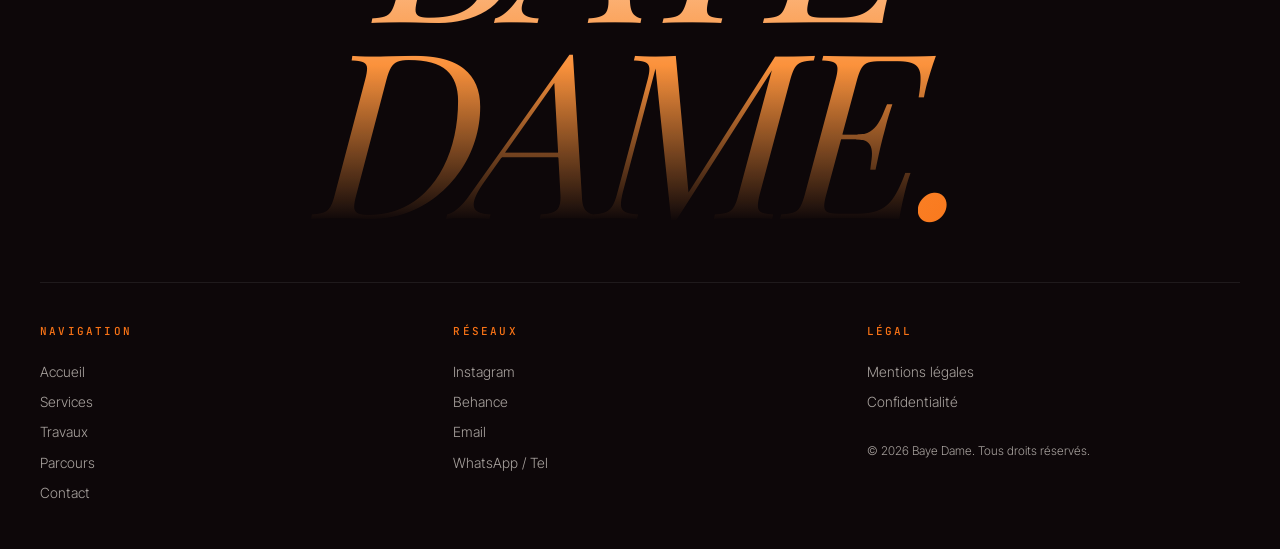
<file: travaux.html>
<!DOCTYPE html>
<html lang="fr">
<head>
  <meta charset="UTF-8" />
  <meta name="viewport" content="width=device-width, initial-scale=1.0" />
  <script>
    /* Active les effets cinéma (FX) avant le premier rendu — desktop + animations autorisées */
    try {
      if (window.matchMedia('(pointer: fine)').matches &&
          !window.matchMedia('(prefers-reduced-motion: reduce)').matches) {
        document.documentElement.classList.add('fx');
      }
    } catch (e) {}
  </script>
  <title>Travaux — Baye Dame | Vidéaste & Photographe à Dakar</title>
  <meta name="description" content="Toutes les réalisations de Baye Dame : clips officiels, making-of, mariages, concerts, corporate, documentaires et photographies. Vidéaste et photographe basé à Dakar." />
  <link rel="icon" type="image/svg+xml" href="favicon.svg" />

  <!-- Open Graph -->
  <meta property="og:type" content="website" />
  <meta property="og:url" content="https://bayedame.pages.dev/travaux.html" />
  <meta property="og:title" content="Travaux — Baye Dame | Vidéaste & Photographe" />
  <meta property="og:description" content="Toutes les réalisations vidéo et photo de Baye Dame : clips, mariages, concerts, corporate, documentaires." />
  <meta property="og:image" content="https://bayedame.pages.dev/assets/og-image.jpg" />
  <meta property="og:image:width" content="1200" />
  <meta property="og:image:height" content="630" />
  <meta property="og:locale" content="fr_FR" />

  <!-- Twitter Card -->
  <meta name="twitter:card" content="summary_large_image" />
  <meta name="twitter:title" content="Travaux — Baye Dame | Vidéaste & Photographe" />
  <meta name="twitter:description" content="Toutes les réalisations vidéo et photo de Baye Dame." />
  <meta name="twitter:image" content="https://bayedame.pages.dev/assets/og-image.jpg" />

  <meta name="keywords" content="travaux vidéaste Dakar, clips Sénégal, making-of, vidéo mariage Saly, aftermovie concert, corporate Dakar, photographe portrait, Baye Dame" />
  <meta name="author" content="Medoune Bo (Baye Dame)" />
  <link rel="canonical" href="https://bayedame.pages.dev/travaux.html" />

  <!-- Fil d'Ariane structuré pour Google -->
  <script type="application/ld+json">
  {
    "@context": "https://schema.org",
    "@type": "BreadcrumbList",
    "itemListElement": [
      { "@type": "ListItem", "position": 1, "name": "Accueil", "item": "https://bayedame.pages.dev/" },
      { "@type": "ListItem", "position": 2, "name": "Travaux", "item": "https://bayedame.pages.dev/travaux.html" }
    ]
  }
  </script>

  <link rel="preconnect" href="https://fonts.googleapis.com">
  <link rel="preconnect" href="https://fonts.gstatic.com" crossorigin>
  <link href="https://fonts.googleapis.com/css2?family=Inter+Tight:wght@300;400;500;600;700&family=Playfair+Display:ital,wght@0,400;0,500;0,600;0,700;1,400;1,500;1,600;1,700&family=JetBrains+Mono:wght@400;500&display=swap" rel="stylesheet">
  <link rel="stylesheet" href="styles.css" />
</head>
<body class="page--inner">

  <!-- Lien d'évitement (clavier / lecteurs d'écran) -->
  <a href="#travaux-top" class="skip-link">Aller au contenu</a>

  <!-- BLOBS ATMOSPHÉRIQUES -->
  <div class="warm-blobs" aria-hidden="true">
    <div class="warm-blob warm-blob--1"></div>
    <div class="warm-blob warm-blob--2"></div>
    <div class="warm-blob warm-blob--3"></div>
  </div>

  <!-- GRAIN GLOBAL -->
  <div class="grain" aria-hidden="true"></div>

  <!-- BOUTON WHATSAPP FLOTTANT -->
  <a
    href="https://wa.me/221773758392?text=Bonjour%20Baye%20Dame%20%21%20Je%20viens%20de%20votre%20portfolio%20et%20j%27aimerais%20discuter%20d%27un%20projet."
    target="_blank"
    rel="noopener"
    class="wa-fab"
    aria-label="Écrivez-moi sur WhatsApp"
    data-cursor-hover
  >
    <svg viewBox="0 0 32 32" fill="currentColor" aria-hidden="true">
      <path d="M16.003 0C7.17 0 .005 7.164.005 15.997c0 2.821.738 5.578 2.139 8.001L0 32l8.21-2.15c2.34 1.276 4.973 1.945 7.794 1.945 8.832 0 15.997-7.164 15.997-15.998C32 7.164 24.835 0 16.003 0zm0 29.295c-2.527 0-5.005-.679-7.166-1.962l-.514-.305-4.873 1.278 1.299-4.752-.335-.534a13.27 13.27 0 01-2.033-7.023C2.381 8.49 8.493 2.379 16.003 2.379c7.51 0 13.621 6.112 13.621 13.618 0 7.508-6.111 13.298-13.621 13.298zm7.466-9.94c-.41-.205-2.422-1.196-2.798-1.333-.376-.137-.65-.206-.923.206-.274.41-1.058 1.333-1.297 1.607-.238.274-.478.31-.888.103-.41-.205-1.733-.638-3.302-2.037-1.22-1.088-2.043-2.432-2.282-2.842-.238-.41-.025-.632.18-.836.184-.184.41-.479.615-.718.205-.24.274-.41.41-.684.137-.273.069-.513-.034-.718-.103-.205-.923-2.225-1.265-3.044-.333-.8-.673-.691-.923-.704l-.787-.014c-.273 0-.718.103-1.094.514-.376.41-1.436 1.402-1.436 3.418 0 2.017 1.471 3.965 1.676 4.239.205.273 2.893 4.42 7.012 6.197.98.423 1.745.676 2.341.865.984.313 1.879.269 2.587.163.789-.118 2.422-.99 2.764-1.946.342-.957.342-1.778.24-1.946-.103-.17-.376-.273-.787-.479z"/>
    </svg>
    <span class="wa-fab__label">Discutons sur WhatsApp</span>
  </a>

  <!-- CURSEUR CUSTOM -->
  <div class="cursor" data-cursor></div>
  <div class="cursor-dot" data-cursor-dot></div>

  <!-- NAVIGATION -->
  <header class="nav">
    <a href="index.html" class="nav__logo" data-cursor-hover>BD<span>.</span></a>
    <nav class="nav__links" data-nav-links>
      <a href="index.html#services" data-cursor-hover>Services</a>
      <a href="travaux.html" class="is-active" data-cursor-hover>Travaux</a>
      <a href="index.html#cv" data-cursor-hover>Parcours</a>
      <a href="index.html#contact" data-cursor-hover>Contact</a>
      <a href="assets/cv/CV.pdf" class="nav__links-cv" download data-cursor-hover>Télécharger le CV ↓</a>
    </nav>
    <a href="assets/cv/CV.pdf" class="nav__cv" download data-cursor-hover>CV ↓</a>
    <button class="nav__burger" data-burger aria-label="Menu" aria-expanded="false">
      <span></span><span></span>
    </button>
  </header>

  <!-- EN-TÊTE DE PAGE -->
  <section class="page-head" id="travaux-top">
    <nav class="breadcrumb" aria-label="Fil d'Ariane">
      <a href="index.html" data-cursor-hover>Accueil</a>
      <span aria-hidden="true">/</span>
      <span aria-current="page">Travaux</span>
    </nav>
    <h1 class="page-head__title"><em>Travaux</em></h1>
    <p class="page-head__desc">L'ensemble de mes réalisations — vidéos et photographies. Filtrez par catégorie, cliquez pour découvrir en grand.</p>

    <!-- ONGLETS Vidéos / Photos -->
    <div class="wtabs" data-tabs role="tablist" aria-label="Type de travaux">
      <button class="wtab is-active" data-tab="videos" role="tab" aria-selected="true" data-cursor-hover>
        Vidéos <span class="wtab__count">14</span>
      </button>
      <button class="wtab" data-tab="photos" role="tab" aria-selected="false" data-cursor-hover>
        Photos <span class="wtab__count">8</span>
      </button>
    </div>
  </section>

  <!-- PANNEAU VIDÉOS -->
  <section class="wpanel is-active work" data-panel="videos" id="videos" role="tabpanel">
    <div class="work__filters" data-work-filters>
      <button class="work__filter is-active" data-wfilter="all" data-cursor-hover>Tout</button>
      <button class="work__filter" data-wfilter="clip-off" data-cursor-hover>Clip Officiel</button>
      <button class="work__filter" data-wfilter="making" data-cursor-hover>Making-Of</button>
      <button class="work__filter" data-wfilter="mariage" data-cursor-hover>Mariage</button>
      <button class="work__filter" data-wfilter="concert" data-cursor-hover>Concert</button>
      <button class="work__filter" data-wfilter="event" data-cursor-hover>Événementiel</button>
      <button class="work__filter" data-wfilter="corporate" data-cursor-hover>Corporate &amp; Pub</button>
      <button class="work__filter" data-wfilter="doc" data-cursor-hover>Documentaire</button>
    </div>

    <div class="work__grid" data-work-grid>

      <article class="work__item" data-cat="clip-off" data-video="https://www.youtube.com/embed/p8Ogu5kSwWQ" data-cursor-play>
        <div class="work__thumb">
          <img src="https://i.ytimg.com/vi/p8Ogu5kSwWQ/maxresdefault.jpg" onerror="this.src='https://i.ytimg.com/vi/p8Ogu5kSwWQ/hqdefault.jpg'" alt="« Li Lanla » — Rone" loading="lazy" decoding="async" />
        </div>
        <div class="work__info">
          <span class="work__cat">CLIP OFFICIEL</span>
          <h3>« Li Lanla » — Rone</h3>
          <span class="work__year">2025</span>
        </div>
      </article>

      <article class="work__item" data-cat="clip-off" data-video="https://www.youtube.com/embed/CG6PT-viw8c" data-cursor-play>
        <div class="work__thumb">
          <img src="https://i.ytimg.com/vi/CG6PT-viw8c/maxresdefault.jpg" onerror="this.src='https://i.ytimg.com/vi/CG6PT-viw8c/hqdefault.jpg'" alt="« C'est Gâté » — Rone" loading="lazy" decoding="async" />
        </div>
        <div class="work__info">
          <span class="work__cat">CLIP OFFICIEL</span>
          <h3>« C'est Gâté » — Rone</h3>
          <span class="work__year">2025</span>
        </div>
      </article>

      <article class="work__item" data-cat="making" data-video="https://www.youtube.com/embed/hGYw_J8HTOY" data-cursor-play>
        <div class="work__thumb">
          <img src="https://i.ytimg.com/vi/hGYw_J8HTOY/maxresdefault.jpg" onerror="this.src='https://i.ytimg.com/vi/hGYw_J8HTOY/hqdefault.jpg'" alt="« JIIN » — Amadeus" loading="lazy" decoding="async" />
        </div>
        <div class="work__info">
          <span class="work__cat">MAKING-OF · CLIP</span>
          <h3>« JIIN » — Amadeus</h3>
          <span class="work__year">2025</span>
        </div>
      </article>

      <article class="work__item" data-cat="corporate" data-video="https://www.youtube.com/embed/sEH4iaLsK7E" data-cursor-play>
        <div class="work__thumb">
          <img src="https://i.ytimg.com/vi/sEH4iaLsK7E/maxresdefault.jpg" onerror="this.src='https://i.ytimg.com/vi/sEH4iaLsK7E/hqdefault.jpg'" alt="Arena SJP — Corporate" loading="lazy" decoding="async" />
        </div>
        <div class="work__info">
          <span class="work__cat">CORPORATE</span>
          <h3>Arena SJP</h3>
          <span class="work__year">2025</span>
        </div>
      </article>

      <article class="work__item" data-cat="doc" data-video="https://www.youtube.com/embed/k7bsLeHD4OU" data-cursor-play>
        <div class="work__thumb">
          <img src="https://i.ytimg.com/vi/k7bsLeHD4OU/maxresdefault.jpg" onerror="this.src='https://i.ytimg.com/vi/k7bsLeHD4OU/hqdefault.jpg'" alt="L'Agriculteur — Mini-doc" loading="lazy" decoding="async" />
        </div>
        <div class="work__info">
          <span class="work__cat">DOCUMENTAIRE</span>
          <h3>L'Agriculteur</h3>
          <span class="work__year">2025</span>
        </div>
      </article>

      <article class="work__item" data-cat="corporate" data-video="https://www.youtube.com/embed/1tqu9rljJvM" data-cursor-play>
        <div class="work__thumb">
          <img src="https://i.ytimg.com/vi/1tqu9rljJvM/maxresdefault.jpg" onerror="this.src='https://i.ytimg.com/vi/1tqu9rljJvM/hqdefault.jpg'" alt="CAN — Annonce des Lions" loading="lazy" decoding="async" />
        </div>
        <div class="work__info">
          <span class="work__cat">REPORTAGE · ANNONCE</span>
          <h3>CAN — Annonce de la liste</h3>
          <span class="work__year">2025</span>
        </div>
      </article>

      <article class="work__item" data-cat="event" data-video="https://www.youtube.com/embed/IEnatn7o3HY" data-cursor-play>
        <div class="work__thumb">
          <img src="https://i.ytimg.com/vi/IEnatn7o3HY/maxresdefault.jpg" onerror="this.src='https://i.ytimg.com/vi/IEnatn7o3HY/hqdefault.jpg'" alt="Lancement de livre — Aftermovie" loading="lazy" decoding="async" />
        </div>
        <div class="work__info">
          <span class="work__cat">ÉVÉNEMENTIEL</span>
          <h3>Lancement de livre — Aftermovie</h3>
          <span class="work__year">2026</span>
        </div>
      </article>

      <article class="work__item" data-cat="making" data-video="https://www.youtube.com/embed/OzfFnxkdkb4" data-cursor-play>
        <div class="work__thumb">
          <img src="https://i.ytimg.com/vi/OzfFnxkdkb4/maxresdefault.jpg" onerror="this.src='https://i.ytimg.com/vi/OzfFnxkdkb4/hqdefault.jpg'" alt="« Kay Niou Pello Wave » — Making-Of" loading="lazy" decoding="async" />
        </div>
        <div class="work__info">
          <span class="work__cat">MAKING-OF · CLIP</span>
          <h3>« Kay Niou Pello Wave » — Amadeus</h3>
          <span class="work__year">2025</span>
        </div>
      </article>

      <article class="work__item" data-cat="making" data-video="https://www.youtube.com/embed/i7UG4k8oV1U" data-cursor-play>
        <div class="work__thumb">
          <img src="https://i.ytimg.com/vi/i7UG4k8oV1U/maxresdefault.jpg" onerror="this.src='https://i.ytimg.com/vi/i7UG4k8oV1U/hqdefault.jpg'" alt="« YDD » — Making-Of" loading="lazy" decoding="async" />
        </div>
        <div class="work__info">
          <span class="work__cat">MAKING-OF · CLIP</span>
          <h3>« YDD » — Amadeus</h3>
          <span class="work__year">2025</span>
        </div>
      </article>

      <article class="work__item" data-cat="mariage" data-video="https://www.youtube.com/embed/onP77zIJGA4" data-cursor-play>
        <div class="work__thumb">
          <img src="https://i.ytimg.com/vi/onP77zIJGA4/maxresdefault.jpg" onerror="this.src='https://i.ytimg.com/vi/onP77zIJGA4/hqdefault.jpg'" alt="Mariage — Teaser" loading="lazy" decoding="async" />
        </div>
        <div class="work__info">
          <span class="work__cat">MARIAGE</span>
          <h3>Mariage — Teaser</h3>
          <span class="work__year">2026</span>
        </div>
      </article>

      <article class="work__item work__item--short" data-cat="concert" data-video="https://www.youtube.com/embed/sF_CJ1bsHXA" data-cursor-play>
        <div class="work__thumb">
          <img src="https://i.ytimg.com/vi/sF_CJ1bsHXA/maxresdefault.jpg" onerror="this.src='https://i.ytimg.com/vi/sF_CJ1bsHXA/hqdefault.jpg'" alt="Samba Peuzzi — Concert" loading="lazy" decoding="async" />
        </div>
        <div class="work__info">
          <span class="work__cat">CONCERT · SHORT</span>
          <h3>Samba Peuzzi — Concert</h3>
          <span class="work__year">2025</span>
        </div>
      </article>

      <article class="work__item work__item--short" data-cat="making" data-video="https://www.youtube.com/embed/BMPfq96P8UQ" data-cursor-play>
        <div class="work__thumb">
          <img src="https://i.ytimg.com/vi/BMPfq96P8UQ/maxresdefault.jpg" onerror="this.src='https://i.ytimg.com/vi/BMPfq96P8UQ/hqdefault.jpg'" alt="« Jeune Mara » — Making-Of" loading="lazy" decoding="async" />
        </div>
        <div class="work__info">
          <span class="work__cat">MAKING-OF · CLIP · SHORT</span>
          <h3>« Jeune Mara » — Making-Of</h3>
          <span class="work__year">2025</span>
        </div>
      </article>

      <article class="work__item work__item--short" data-cat="mariage" data-video="https://www.youtube.com/embed/zz4P08Ji0LY" data-cursor-play>
        <div class="work__thumb">
          <img src="https://i.ytimg.com/vi/zz4P08Ji0LY/maxresdefault.jpg" onerror="this.src='https://i.ytimg.com/vi/zz4P08Ji0LY/hqdefault.jpg'" alt="Mariage à Saly" loading="lazy" decoding="async" />
        </div>
        <div class="work__info">
          <span class="work__cat">MARIAGE · SHORT</span>
          <h3>Mariage à Saly</h3>
          <span class="work__year">2025</span>
        </div>
      </article>

      <article class="work__item work__item--short" data-cat="corporate" data-video="https://www.youtube.com/embed/7eU9pTJIpNI" data-cursor-play>
        <div class="work__thumb">
          <img src="https://i.ytimg.com/vi/7eU9pTJIpNI/maxresdefault.jpg" onerror="this.src='https://i.ytimg.com/vi/7eU9pTJIpNI/hqdefault.jpg'" alt="Mahwa Group — Publicité" loading="lazy" decoding="async" />
        </div>
        <div class="work__info">
          <span class="work__cat">PUBLICITÉ · SHORT</span>
          <h3>Mahwa Group</h3>
          <span class="work__year">2025</span>
        </div>
      </article>

    </div>
  </section>

  <!-- PANNEAU PHOTOS -->
  <section class="wpanel photo" data-panel="photos" id="photos" role="tabpanel" hidden>
    <div class="photo__filters" data-filters>
      <button class="photo__filter is-active" data-filter="all" data-cursor-hover>Tout</button>
      <button class="photo__filter" data-filter="portrait" data-cursor-hover>Portrait</button>
      <button class="photo__filter" data-filter="paysage" data-cursor-hover>Paysage</button>
      <button class="photo__filter" data-filter="evenement" data-cursor-hover>Événement</button>
      <button class="photo__filter" data-filter="street" data-cursor-hover>Street</button>
    </div>

    <div class="photo__grid" data-gallery>
      <figure class="photo__item" data-cat="portrait" data-img="assets/photos/DSC03242.jpg">
        <img src="assets/photos/DSC03242.jpg" alt="Portrait — photographie de Baye Dame" loading="lazy" decoding="async" />
        <figcaption>Portrait — 2025</figcaption>
      </figure>
      <figure class="photo__item" data-cat="portrait" data-img="assets/photos/DSC03245.jpg">
        <img src="assets/photos/DSC03245.jpg" alt="Portrait — photographie de Baye Dame" loading="lazy" decoding="async" />
        <figcaption>Portrait — 2025</figcaption>
      </figure>
      <figure class="photo__item" data-cat="evenement" data-img="assets/photos/DSC03298.jpg">
        <img src="assets/photos/DSC03298.jpg" alt="Scène d'événement — photographie de Baye Dame" loading="lazy" decoding="async" />
        <figcaption>Événement — 2025</figcaption>
      </figure>
      <figure class="photo__item" data-cat="evenement" data-img="assets/photos/DSC03312.jpg">
        <img src="assets/photos/DSC03312.jpg" alt="Scène d'événement — photographie de Baye Dame" loading="lazy" decoding="async" />
        <figcaption>Événement — 2025</figcaption>
      </figure>
      <figure class="photo__item" data-cat="street" data-img="assets/photos/DSC03701.jpg">
        <img src="assets/photos/DSC03701.jpg" alt="Scène de rue — photographie de Baye Dame" loading="lazy" decoding="async" />
        <figcaption>Street — 2024</figcaption>
      </figure>
      <figure class="photo__item" data-cat="street" data-img="assets/photos/DSC03706.jpg">
        <img src="assets/photos/DSC03706.jpg" alt="Scène de rue — photographie de Baye Dame" loading="lazy" decoding="async" />
        <figcaption>Street — 2024</figcaption>
      </figure>
      <figure class="photo__item" data-cat="paysage" data-img="assets/photos/DSC03713.jpg">
        <img src="assets/photos/DSC03713.jpg" alt="Paysage — photographie de Baye Dame" loading="lazy" decoding="async" />
        <figcaption>Paysage — 2024</figcaption>
      </figure>
      <figure class="photo__item" data-cat="paysage" data-img="assets/photos/DSC03715.jpg">
        <img src="assets/photos/DSC03715.jpg" alt="Paysage — photographie de Baye Dame" loading="lazy" decoding="async" />
        <figcaption>Paysage — 2024</figcaption>
      </figure>
    </div>
  </section>

  <!-- CTA bas de page -->
  <section class="travaux-cta">
    <h2>Un projet en tête ?</h2>
    <p>Parlons-en — je réponds sous 48h.</p>
    <div class="travaux-cta__btns">
      <a href="index.html#contact" class="btn btn--primary" data-cursor-hover>
        <span>Demander un devis</span>
        <svg viewBox="0 0 24 24" width="16" height="16"><path d="M5 12h14M13 6l6 6-6 6" stroke="currentColor" stroke-width="2" fill="none" stroke-linecap="round" stroke-linejoin="round"/></svg>
      </a>
      <a href="index.html" class="btn btn--ghost" data-cursor-hover>Retour à l'accueil</a>
    </div>
  </section>

  <!-- FOOTER -->
  <footer class="footer">
    <div class="footer__big">BAYE<br/>DAME<span class="footer__big-dot">.</span></div>
    <div class="footer__cols">
      <div>
        <span>Navigation</span>
        <a href="index.html#hero">Accueil</a>
        <a href="index.html#services">Services</a>
        <a href="travaux.html">Travaux</a>
        <a href="index.html#cv">Parcours</a>
        <a href="index.html#contact">Contact</a>
      </div>
      <div>
        <span>Réseaux</span>
        <a href="https://instagram.com/_bayedame" target="_blank" rel="noopener">Instagram</a>
        <a href="https://www.behance.net/medounebo1" target="_blank" rel="noopener">Behance</a>
        <a href="mailto:medounebo0@gmail.com">Email</a>
        <a href="tel:+221773758392">WhatsApp / Tel</a>
      </div>
      <div>
        <span>Légal</span>
        <a href="legal.html">Mentions légales</a>
        <a href="legal.html#donnees-personnelles">Confidentialité</a>
        <p class="footer__copy">© 2026 Baye Dame. Tous droits réservés.</p>
      </div>
    </div>
  </footer>

  <!-- LIGHTBOX -->
  <div class="lightbox" data-lightbox aria-hidden="true">
    <button class="lightbox__close" data-lightbox-close aria-label="Fermer">✕</button>
    <button class="lightbox__prev" data-lightbox-prev aria-label="Précédent">‹</button>
    <button class="lightbox__next" data-lightbox-next aria-label="Suivant">›</button>
    <div class="lightbox__content">
      <img data-lightbox-img alt="" />
      <p data-lightbox-caption></p>
    </div>
  </div>

  <!-- VIDEO MODAL -->
  <div class="vmodal" data-vmodal aria-hidden="true">
    <button class="vmodal__close" data-vmodal-close aria-label="Fermer">✕</button>
    <div class="vmodal__wrap" data-vmodal-wrap></div>
  </div>

  <script src="main.js"></script>
  <script src="analytics.js" defer></script>
</body>
</html>
</file>
<file: styles.css>
/* ============================================
   PORTFOLIO — VIDÉASTE & PHOTOGRAPHE
   Style : créatif & expérimental
   ============================================ */

:root {
  /* ===== WARM CINEMA GLASS — Palette ===== */
  --bg: #0d0709;
  --bg-alt: #1a0e0a;
  --bg-card: rgba(255, 255, 255, 0.04);
  --fg: #fafafa;
  --fg-dim: #a8a29e;
  --fg-dimmer: #78716c;

  /* Warm accents (orange brûlé → rouille) */
  --accent: #f97316;
  --accent-2: #fb923c;
  --accent-3: #c2410c;
  --accent-glow: rgba(249, 115, 22, 0.4);

  /* Indigo en contraste (cards spéciales, liens, accents secondaires) */
  --indigo: #6366f1;
  --indigo-2: #a5b4fc;

  /* Liquid glass tokens */
  --glass-bg: rgba(255, 255, 255, 0.04);
  --glass-bg-strong: rgba(255, 255, 255, 0.08);
  --glass-bg-warm: rgba(249, 115, 22, 0.06);
  --glass-border: rgba(255, 255, 255, 0.10);
  --glass-border-strong: rgba(255, 255, 255, 0.18);
  --glass-shine: rgba(255, 255, 255, 0.18);

  /* Lines */
  --line: rgba(255, 255, 255, 0.08);
  --line-strong: rgba(255, 255, 255, 0.18);

  /* ===== TYPOGRAPHIE ===== */
  --f-display: 'Playfair Display', Georgia, serif;
  --f-body: 'Inter Tight', -apple-system, sans-serif;
  --f-sans: 'Inter Tight', sans-serif;
  --f-mono: 'JetBrains Mono', 'SF Mono', Monaco, monospace;

  --ease: cubic-bezier(0.7, 0, 0.2, 1);
}

* { margin: 0; padding: 0; box-sizing: border-box; }

html { scroll-behavior: smooth; }

body {
  background: var(--bg);
  color: var(--fg);
  font-family: var(--f-body);
  font-weight: 300;
  font-size: 16px;
  line-height: 1.6;
  overflow-x: hidden;
  cursor: none;
  position: relative;
}

/* ============================================
   BLOBS ATMOSPHÉRIQUES (warm + indigo)
   Flottent en background partout sur le site
   ============================================ */
.warm-blobs {
  position: fixed;
  inset: 0;
  pointer-events: none;
  z-index: 0;
  overflow: hidden;
}
.warm-blob {
  position: absolute;
  border-radius: 50%;
  filter: blur(140px);
}
.warm-blob--1 {
  width: 800px; height: 800px;
  background: radial-gradient(circle, var(--accent) 0%, var(--accent-3) 50%, transparent 70%);
  top: -10%; left: 50%;
  transform: translateX(-50%);
  opacity: 0.35;
  animation: warm-pulse 20s ease-in-out infinite;
}
.warm-blob--2 {
  width: 500px; height: 500px;
  background: radial-gradient(circle, var(--indigo), transparent 70%);
  bottom: 5%; right: -100px;
  opacity: 0.18;
  animation: indigo-float 28s ease-in-out infinite;
}
.warm-blob--3 {
  width: 600px; height: 600px;
  background: radial-gradient(circle, var(--accent-2), transparent 70%);
  top: 65%; left: -150px;
  opacity: 0.15;
  animation: warm-float 32s ease-in-out infinite;
}
@keyframes warm-pulse {
  0%, 100% { transform: translateX(-50%) scale(1); opacity: 0.35; }
  50% { transform: translateX(-50%) scale(1.15); opacity: 0.5; }
}
@keyframes indigo-float {
  0%, 100% { transform: translate(0, 0); }
  50% { transform: translate(-30vw, -20vh); }
}
@keyframes warm-float {
  0%, 100% { transform: translate(0, 0); }
  50% { transform: translate(40vw, -10vh); }
}

/* Scan lines subtle — effet écran cinéma */
body::after {
  content: '';
  position: fixed; inset: 0;
  z-index: 1;
  pointer-events: none;
  background: linear-gradient(180deg, transparent 50%, rgba(0,0,0,0.04) 50%);
  background-size: 100% 3px;
}

/* ============================================
   GLASS UTILITY — Liquid Glass partout
   ============================================ */
.glass {
  backdrop-filter: blur(32px) saturate(180%);
  -webkit-backdrop-filter: blur(32px) saturate(180%);
  background: var(--glass-bg);
  border: 1px solid var(--glass-border);
  box-shadow:
    inset 0 1px 0 var(--glass-shine),
    0 8px 32px rgba(0, 0, 0, 0.5);
}

@media (max-width: 900px) {
  body { cursor: auto; }
}

img { max-width: 100%; display: block; }
a { color: inherit; text-decoration: none; }
button { font-family: inherit; cursor: none; border: none; background: none; color: inherit; }

/* ============================================
   BOUTON WHATSAPP FLOTTANT
   ============================================ */
.wa-fab {
  position: fixed;
  bottom: 28px;
  right: 28px;
  z-index: 95;
  display: flex;
  align-items: center;
  gap: 12px;
  padding: 14px 18px;
  background: #25d366;
  color: #ffffff;
  border-radius: 100px;
  text-decoration: none;
  font-family: var(--f-sans);
  font-size: 14px;
  font-weight: 500;
  letter-spacing: 0.02em;
  box-shadow: 0 6px 20px rgba(37, 211, 102, 0.35),
              0 0 0 0 rgba(37, 211, 102, 0.5);
  animation: wa-pulse 2.5s ease-out infinite;
  transition: transform 0.3s var(--ease), box-shadow 0.3s;
}
.wa-fab:hover {
  transform: translateY(-3px) scale(1.03);
  box-shadow: 0 12px 30px rgba(37, 211, 102, 0.5);
  animation: none;
  color: #ffffff;
  text-decoration: none;
}
.wa-fab svg {
  width: 26px;
  height: 26px;
  flex-shrink: 0;
}
.wa-fab__label {
  white-space: nowrap;
  font-weight: 600;
}

@keyframes wa-pulse {
  0%   { box-shadow: 0 6px 20px rgba(37, 211, 102, 0.35), 0 0 0 0 rgba(37, 211, 102, 0.5); }
  70%  { box-shadow: 0 6px 20px rgba(37, 211, 102, 0.35), 0 0 0 18px rgba(37, 211, 102, 0); }
  100% { box-shadow: 0 6px 20px rgba(37, 211, 102, 0.35), 0 0 0 0 rgba(37, 211, 102, 0); }
}

@media (max-width: 700px) {
  .wa-fab {
    bottom: 18px;
    right: 18px;
    padding: 13px;
    gap: 0;
  }
  .wa-fab__label { display: none; }
  .wa-fab svg { width: 24px; height: 24px; }
}

@media (prefers-reduced-motion: reduce) {
  .wa-fab { animation: none; }
}

/* ============================================
   GRAIN GLOBAL (texture pellicule subtile)
   ============================================ */
.grain {
  position: fixed;
  inset: 0;
  pointer-events: none;
  z-index: 90;
  opacity: 0.05;
  mix-blend-mode: overlay;
  background-image: url("data:image/svg+xml;utf8,<svg xmlns='http://www.w3.org/2000/svg' viewBox='0 0 200 200'><filter id='n'><feTurbulence type='fractalNoise' baseFrequency='0.9' stitchTiles='stitch'/></filter><rect width='100%25' height='100%25' filter='url(%23n)'/></svg>");
}

/* ============================================
   VIEWFINDER OVERLAY (style viseur caméra)
   Brackets dans les coins + HUD REC/TC + meta caméra
   ============================================ */
.vf {
  position: absolute;
  inset: 80px 32px 80px 32px;
  pointer-events: none;
  z-index: 1;
}

/* Brackets en équerre dans les 4 coins */
.vf__bracket {
  position: absolute;
  width: 44px;
  height: 44px;
  border: 1.5px solid var(--accent);
  opacity: 0;
  animation: vf-bracketIn 0.9s 0.4s ease-out forwards;
}
.vf__bracket--tl { top: 0; left: 0; border-right: none; border-bottom: none; }
.vf__bracket--tr { top: 0; right: 0; border-left: none; border-bottom: none; }
.vf__bracket--bl { bottom: 0; left: 0; border-right: none; border-top: none; }
.vf__bracket--br { bottom: 0; right: 0; border-left: none; border-top: none; }
@keyframes vf-bracketIn {
  from { opacity: 0; transform: scale(0.7); }
  to { opacity: 1; transform: scale(1); }
}

/* REC (point clignotant + label + clip ID) */
.vf__rec {
  position: absolute;
  top: 24px;
  left: 64px;
  display: flex;
  align-items: center;
  gap: 10px;
  font-family: var(--f-mono);
  font-size: 11px;
  letter-spacing: 0.25em;
  opacity: 0;
  animation: vf-fadeIn 0.7s 1s forwards;
}
.vf__rec-dot {
  width: 9px;
  height: 9px;
  background: var(--accent);
  border-radius: 50%;
  box-shadow: 0 0 14px var(--accent), 0 0 4px var(--accent-2);
  animation: vf-blink 1.4s infinite;
}
.vf__rec-label {
  color: var(--accent-2);
  font-weight: 600;
  text-shadow: 0 0 8px rgba(249, 115, 22, 0.4);
}
.vf__rec-clip {
  color: rgba(250, 250, 250, 0.5);
}
@keyframes vf-blink {
  0%, 49% { opacity: 1; }
  50%, 100% { opacity: 0.18; }
}

/* Time Code (compteur qui défile) */
.vf__tc {
  position: absolute;
  top: 24px;
  right: 64px;
  font-family: var(--f-mono);
  font-size: 11px;
  letter-spacing: 0.25em;
  color: var(--accent);
  font-variant-numeric: tabular-nums;
  font-weight: 500;
  opacity: 0;
  animation: vf-fadeIn 0.7s 1s forwards;
}

/* Réglages caméra en bas à gauche */
.vf__meta {
  position: absolute;
  bottom: 24px;
  left: 64px;
  display: flex;
  flex-direction: column;
  gap: 4px;
  font-family: var(--f-mono);
  font-size: 10px;
  letter-spacing: 0.2em;
  line-height: 1.6;
  opacity: 0;
  animation: vf-fadeIn 0.7s 1.2s forwards;
}
.vf__meta > div {
  display: flex;
  gap: 16px;
  color: rgba(242, 237, 228, 0.5);
}
.vf__meta-v {
  color: var(--accent);
  font-weight: 500;
}

/* Crosshair central (mire de visée) très subtil */
.vf__crosshair {
  position: absolute;
  top: 50%;
  left: 50%;
  transform: translate(-50%, -50%);
  width: 24px;
  height: 24px;
  opacity: 0;
  animation: vf-fadeIn 1s 1.6s forwards;
}
.vf__crosshair::before,
.vf__crosshair::after {
  content: '';
  position: absolute;
  background: var(--accent);
  opacity: 0.35;
}
.vf__crosshair::before {
  top: 50%; left: 0; right: 0;
  height: 1px; transform: translateY(-50%);
}
.vf__crosshair::after {
  left: 50%; top: 0; bottom: 0;
  width: 1px; transform: translateX(-50%);
}

@keyframes vf-fadeIn { to { opacity: 1; } }

@media (max-width: 900px) {
  .vf { inset: 70px 16px 70px 16px; }
  .vf__bracket { width: 28px; height: 28px; }
  .vf__rec { top: 16px; left: 40px; font-size: 9px; letter-spacing: 0.15em; }
  .vf__rec-clip { display: none; }
  .vf__tc { top: 16px; right: 40px; font-size: 9px; letter-spacing: 0.15em; }
  .vf__meta { display: none; }
  .vf__crosshair { display: none; }
}

/* ============================================
   CURSEUR CUSTOM
   ============================================ */
.cursor, .cursor-dot {
  position: fixed;
  pointer-events: none;
  z-index: 9999;
  top: 0; left: 0;
  mix-blend-mode: difference;
}
.cursor {
  width: 36px; height: 36px;
  border: 1px solid var(--fg);
  border-radius: 50%;
  transform: translate(-50%, -50%);
  transition: transform 0.25s var(--ease), width 0.3s var(--ease), height 0.3s var(--ease), border-color 0.3s;
}
.cursor-dot {
  width: 5px; height: 5px;
  background: var(--fg);
  border-radius: 50%;
  transform: translate(-50%, -50%);
}
.cursor.is-hover {
  width: 70px; height: 70px;
  border-color: var(--accent-2);
}
.cursor.is-play {
  width: 90px; height: 90px;
  background: var(--accent);
  border-color: var(--accent);
  mix-blend-mode: normal;
}
.cursor.is-play::after {
  content: 'PLAY';
  position: absolute;
  inset: 0;
  display: grid;
  place-items: center;
  font-family: var(--f-sans);
  font-size: 11px;
  font-weight: 700;
  letter-spacing: 0.1em;
  color: var(--fg);
}

@media (max-width: 900px) {
  .cursor, .cursor-dot { display: none; }
}

/* ============================================
   NAVIGATION
   ============================================ */
/* ============================================
   NAV — Pill liquid glass flottante
   ============================================ */
.nav {
  position: fixed; top: 18px; left: 18px; right: 18px;
  z-index: 100;
  padding: 14px 28px;
  display: flex; align-items: center; justify-content: space-between;
  color: var(--fg);
  border-radius: 100px;
  backdrop-filter: blur(28px) saturate(180%);
  -webkit-backdrop-filter: blur(28px) saturate(180%);
  background: var(--glass-bg);
  border: 1px solid var(--glass-border);
  box-shadow:
    inset 0 1px 0 var(--glass-shine),
    0 8px 32px rgba(0, 0, 0, 0.4);
  transition: background 0.3s;
}
.nav:hover {
  background: var(--glass-bg-strong);
}
.nav__logo {
  font-family: var(--f-display);
  font-weight: 600;
  font-style: italic;
  font-size: 20px;
  letter-spacing: -0.01em;
  color: var(--fg);
}
.nav__logo span {
  color: var(--accent);
  font-style: normal;
  font-weight: 700;
}
.nav__links {
  display: flex; gap: 28px;
}
.nav__links a {
  font-family: var(--f-sans);
  font-size: 13px;
  letter-spacing: 0.02em;
  font-weight: 500;
  position: relative;
  padding: 4px 0;
  color: var(--fg-dim);
  transition: color 0.2s;
}
.nav__links a::after {
  content: '';
  position: absolute; left: 0; bottom: -2px;
  width: 100%; height: 1px;
  background: var(--accent);
  transform: scaleX(0); transform-origin: right;
  transition: transform 0.4s var(--ease);
}
.nav__links a:hover {
  color: var(--accent);
}
.nav__links a:hover::after {
  transform: scaleX(1); transform-origin: left;
}
.nav__cv {
  font-family: var(--f-sans);
  font-size: 13px;
  letter-spacing: 0.02em;
  font-weight: 600;
  padding: 9px 18px;
  border-radius: 100px;
  color: var(--bg);
  background: linear-gradient(135deg, var(--accent-2), var(--accent));
  box-shadow:
    inset 0 1px 0 rgba(255, 255, 255, 0.4),
    0 4px 14px rgba(249, 115, 22, 0.35);
  transition: transform 0.3s, box-shadow 0.3s;
}
.nav__cv:hover {
  transform: translateY(-1px);
  box-shadow:
    inset 0 1px 0 rgba(255, 255, 255, 0.4),
    0 8px 22px rgba(249, 115, 22, 0.5);
}
.nav__burger { display: none; }

@media (max-width: 900px) {
  .nav { padding: 12px 22px; top: 12px; left: 12px; right: 12px; }
  .nav__links, .nav__cv { display: none; }
  .nav__burger {
    display: flex; flex-direction: column; gap: 5px;
    background: transparent; border: none; cursor: none;
  }
  .nav__burger span { width: 24px; height: 1.5px; background: var(--fg); }
  .nav__logo { font-size: 18px; }
}

/* ============================================
   HERO
   ============================================ */
.hero {
  position: relative;
  min-height: 100vh;
  display: flex;
  flex-direction: column;
  justify-content: center;
  padding: 120px 40px 80px;
  overflow: hidden;
}
.hero__bg {
  position: absolute; inset: 0;
  z-index: 0;
}
.hero__bg video {
  width: 100%; height: 100%;
  object-fit: cover;
}
.hero__bg-fallback {
  width: 100%; height: 100%;
  background:
    radial-gradient(ellipse at 70% 30%, rgba(200, 116, 58, 0.30) 0%, transparent 55%),
    radial-gradient(ellipse at 15% 85%, rgba(232, 182, 133, 0.10) 0%, transparent 50%),
    linear-gradient(140deg, #1f1610 0%, #0d0c0a 55%, #14110d 100%);
  filter: contrast(1.08);
  animation: slowdrift 30s ease-in-out infinite alternate;
}
@keyframes slowdrift {
  to { transform: scale(1.05) translate(-2%, -1%); }
}
.hero__overlay {
  position: absolute; inset: 0; z-index: 1;
  background:
    linear-gradient(180deg, rgba(13, 7, 9, 0.55) 0%, rgba(13, 7, 9, 0.85) 100%),
    radial-gradient(ellipse 60% 50% at 70% 30%, rgba(249, 115, 22, 0.18), transparent 70%);
}
.hero__content {
  position: relative;
  z-index: 2;
  max-width: 1400px;
  width: 100%;
  margin: 0 auto;
}
/* ===== HERO STAMP (signature "Baye Dame · Prod") ===== */
.hero__stamp {
  display: inline-block;
  padding: 7px 16px;
  margin-bottom: 24px;
  border: 1.5px solid var(--accent);
  border-radius: 6px;
  font-family: var(--f-mono);
  font-size: 10px;
  letter-spacing: 0.35em;
  text-transform: uppercase;
  color: var(--accent-2);
  background: rgba(249, 115, 22, 0.06);
  backdrop-filter: blur(12px);
  transform: rotate(-1.5deg);
  font-weight: 500;
}

/* ===== HERO META (REC pill liquid glass) ===== */
.hero__meta {
  display: inline-flex; align-items: center; gap: 12px;
  padding: 9px 18px;
  margin-bottom: 36px;
  border-radius: 100px;
  backdrop-filter: blur(20px) saturate(180%);
  -webkit-backdrop-filter: blur(20px) saturate(180%);
  background: var(--glass-bg);
  border: 1px solid var(--glass-border);
  box-shadow: inset 0 1px 0 var(--glass-shine);
  font-family: var(--f-mono);
  font-size: 11px;
  letter-spacing: 0.2em;
  color: var(--accent-2);
  text-transform: uppercase;
}
.hero__meta-item { position: relative; }
.hero__meta-item + .hero__meta-item::before {
  content: '·';
  position: absolute;
  left: -10px; top: 50%;
  transform: translateY(-50%);
  color: var(--fg-dim);
}
/* Titre hero — Playfair gigantesque avec gradient warm sur italique */
.hero__title {
  font-family: var(--f-display);
  font-weight: 400;
  font-size: clamp(60px, 13vw, 168px);
  line-height: 0.92;
  letter-spacing: -0.045em;
  margin-bottom: 32px;
  color: var(--fg);
  text-shadow: 0 4px 80px rgba(249, 115, 22, 0.25);
}
.hero__title-amp {
  display: inline-block;
  font-style: italic;
  font-weight: 400;
  padding: 0 0.08em;
}
.hero__title-em {
  font-style: italic;
  font-weight: 400;
}
/* Le gradient doit être appliqué à l'inner span (le .reveal > span qui contient le texte),
   pas au wrapper, sinon background-clip:text + overflow:hidden = texte invisible */
.hero__title-amp > span,
.hero__title-em > span {
  background: linear-gradient(135deg, var(--accent-2) 0%, var(--accent) 50%, var(--accent-3) 100%);
  -webkit-background-clip: text;
  background-clip: text;
  color: transparent;
}
.hero__sub {
  max-width: 580px;
  font-size: 19px;
  font-weight: 300;
  line-height: 1.65;
  color: var(--fg-dim);
  margin-bottom: 44px;
}
.hero__cta {
  display: flex; gap: 14px;
  flex-wrap: wrap;
}
/* MARQUEE */
.marquee {
  position: absolute; bottom: 0; left: 0; right: 0;
  z-index: 2;
  padding: 16px 0;
  border-top: 1px solid var(--line);
  border-bottom: 1px solid var(--line);
  background: rgba(10,10,10,0.6);
  backdrop-filter: blur(10px);
  overflow: hidden;
}
.marquee__track {
  display: flex; gap: 32px;
  font-family: var(--f-sans);
  font-size: 13px; letter-spacing: 0.25em; font-weight: 500;
  white-space: nowrap;
  animation: marquee var(--marquee-speed, 30s) linear infinite;
}
.marquee__track span:nth-child(even) { color: var(--accent); }
@keyframes marquee {
  to { transform: translateX(-50%); }
}

/* ============================================
   BUTTONS
   ============================================ */
/* ===== BUTTONS (glass + warm gradient) ===== */
.btn {
  display: inline-flex; align-items: center; gap: 10px;
  padding: 15px 28px;
  font-family: var(--f-sans);
  font-size: 14px; font-weight: 500;
  letter-spacing: 0.02em;
  border-radius: 100px;
  position: relative;
  cursor: none;
  border: none;
  transition: transform 0.3s var(--ease), box-shadow 0.3s var(--ease);
}
.btn--primary {
  color: var(--bg);
  background: linear-gradient(135deg, var(--accent-2) 0%, var(--accent) 50%, var(--accent-3) 100%);
  font-weight: 600;
  box-shadow:
    inset 0 1px 0 rgba(255, 255, 255, 0.4),
    0 0 0 1px rgba(249, 115, 22, 0.5),
    0 10px 26px rgba(249, 115, 22, 0.35);
}
.btn--primary:hover {
  transform: translateY(-2px);
  box-shadow:
    inset 0 1px 0 rgba(255, 255, 255, 0.4),
    0 0 0 1px rgba(249, 115, 22, 0.6),
    0 14px 32px rgba(249, 115, 22, 0.55);
}
.btn--ghost {
  backdrop-filter: blur(20px) saturate(180%);
  -webkit-backdrop-filter: blur(20px) saturate(180%);
  background: var(--glass-bg);
  border: 1px solid var(--glass-border);
  color: var(--fg);
  box-shadow: inset 0 1px 0 var(--glass-shine);
}
.btn--ghost:hover {
  background: var(--glass-bg-strong);
  transform: translateY(-2px);
}
.btn--full { width: 100%; justify-content: center; }
.btn svg { transition: transform 0.3s var(--ease); }
.btn:hover svg { transform: translateX(4px); }
.btn--full { width: 100%; justify-content: center; }
.btn svg { transition: transform 0.3s var(--ease); }
.btn:hover svg { transform: translateX(4px); }

/* ============================================
   SECTION HEAD (commun)
   ============================================ */
.section-head {
  padding: 120px 40px 60px;
  max-width: 1400px; margin: 0 auto;
  display: grid;
  grid-template-columns: 100px 1fr;
  gap: 40px 60px;
  align-items: end;
  position: relative;
  z-index: 2;
}
.section-head__num {
  font-family: var(--f-mono);
  font-size: 12px;
  letter-spacing: 0.25em;
  color: var(--accent);
  padding-top: 24px;
  position: relative;
  display: inline-block;
  font-weight: 500;
  text-transform: uppercase;
}
.section-head__num::after {
  content: '';
  position: absolute;
  left: 0;
  bottom: -12px;
  width: 0;
  height: 1px;
  background: var(--accent);
  transition: width 1.4s var(--ease) 0.4s;
}
.section-head.is-visible .section-head__num::after {
  width: 80px;
}
.section-head__title {
  font-family: var(--f-display);
  font-weight: 400;
  font-size: clamp(48px, 8vw, 112px);
  line-height: 1;
  letter-spacing: -0.035em;
  color: var(--fg);
}
.section-head__title em {
  font-style: italic;
  background: linear-gradient(135deg, var(--accent-2), var(--accent));
  -webkit-background-clip: text;
  background-clip: text;
  color: transparent;
  font-weight: 400;
}
.section-head__desc {
  grid-column: 2;
  font-size: 16px;
  color: var(--fg-dim);
  max-width: 500px;
}

@media (max-width: 900px) {
  .section-head { grid-template-columns: 1fr; padding: 80px 20px 40px; gap: 20px; }
  .section-head__desc { grid-column: 1; }
}

/* ============================================
   MANIFESTO / STATEMENT — Playfair giant
   ============================================ */
.manifesto {
  padding: 140px 40px 140px;
  max-width: 1100px;
  margin: 0 auto;
  text-align: center;
  position: relative;
  z-index: 2;
}
.manifesto__inner {
  display: flex;
  flex-direction: column;
  align-items: center;
  gap: 36px;
  position: relative;
}
.manifesto::before {
  content: '';
  position: absolute;
  left: 50%;
  top: 60px;
  width: 1px;
  height: 40px;
  background: linear-gradient(to bottom, var(--accent), transparent);
  transform: translateX(-50%);
}
.manifesto__label {
  font-family: var(--f-mono);
  font-size: 11px;
  letter-spacing: 0.4em;
  color: var(--accent);
  text-transform: uppercase;
  margin-top: 80px;
}
.manifesto__text {
  font-family: var(--f-display);
  font-weight: 300;
  font-size: clamp(28px, 4.5vw, 60px);
  line-height: 1.3;
  letter-spacing: -0.02em;
  color: var(--fg);
  max-width: 920px;
}
.manifesto__text em {
  font-style: italic;
  font-weight: 400;
  background: linear-gradient(135deg, var(--accent-2), var(--accent));
  -webkit-background-clip: text;
  background-clip: text;
  color: transparent;
}
.manifesto__signature {
  font-family: var(--f-display);
  font-style: italic;
  font-weight: 400;
  font-size: 17px;
  color: var(--fg-dim);
  letter-spacing: 0.02em;
}

@media (max-width: 700px) {
  .manifesto { padding: 80px 24px; }
  .manifesto__label { margin-top: 60px; font-size: 10px; letter-spacing: 0.25em; }
}

/* ============================================
   CONFIANCE / TRUST — stats glass cards + brands marquee
   ============================================ */
.trust {
  padding: 80px 40px 100px;
  max-width: 1400px;
  margin: 0 auto;
  position: relative;
  z-index: 2;
}
.trust__stats {
  display: grid;
  grid-template-columns: repeat(4, 1fr);
  gap: 20px;
  margin-bottom: 80px;
}
.trust__stat {
  text-align: center;
  padding: 36px 24px;
  border-radius: 24px;
  backdrop-filter: blur(32px) saturate(180%);
  -webkit-backdrop-filter: blur(32px) saturate(180%);
  background: var(--glass-bg);
  border: 1px solid var(--glass-border);
  box-shadow:
    inset 0 1px 0 var(--glass-shine),
    0 10px 40px rgba(0, 0, 0, 0.4);
  transition: transform 0.4s var(--ease), box-shadow 0.4s, border-color 0.4s;
  position: relative;
  overflow: hidden;
}
.trust__stat:hover {
  transform: translateY(-6px);
  border-color: rgba(249, 115, 22, 0.4);
  box-shadow:
    inset 0 1px 0 var(--glass-shine),
    0 20px 50px rgba(249, 115, 22, 0.3);
}
.trust__stat::before {
  content: '';
  position: absolute;
  top: 0; left: 0; right: 0;
  height: 1px;
  background: linear-gradient(90deg, transparent, var(--accent), transparent);
  opacity: 0;
  transition: opacity 0.4s;
}
.trust__stat:hover::before { opacity: 1; }
.trust__num {
  font-family: var(--f-display);
  font-style: italic;
  font-weight: 400;
  font-size: clamp(48px, 7vw, 76px);
  line-height: 1;
  letter-spacing: -0.03em;
  background: linear-gradient(135deg, var(--accent-2), var(--accent));
  -webkit-background-clip: text;
  background-clip: text;
  color: transparent;
  margin-bottom: 14px;
  font-variant-numeric: tabular-nums;
}
.trust__label {
  font-family: var(--f-mono);
  font-size: 10px;
  letter-spacing: 0.22em;
  color: var(--fg-dim);
  text-transform: uppercase;
  font-weight: 500;
}

.trust__brands-label {
  text-align: center;
  font-family: var(--f-mono);
  font-size: 11px;
  letter-spacing: 0.4em;
  color: var(--accent);
  text-transform: uppercase;
  margin-bottom: 24px;
  font-weight: 500;
}
.trust__brands {
  overflow: hidden;
  position: relative;
  padding: 20px 0;
  border-top: 1px solid var(--glass-border);
  border-bottom: 1px solid var(--glass-border);
  backdrop-filter: blur(20px);
  background: var(--glass-bg);
  mask-image: linear-gradient(90deg, transparent, black 8%, black 92%, transparent);
  -webkit-mask-image: linear-gradient(90deg, transparent, black 8%, black 92%, transparent);
}
.trust__brands-track {
  display: flex;
  gap: 40px;
  white-space: nowrap;
  animation: trust-marquee 40s linear infinite;
  align-items: center;
}
.trust__brands-track span {
  font-family: var(--f-display);
  font-weight: 400;
  font-style: italic;
  font-size: clamp(26px, 3.2vw, 42px);
  letter-spacing: -0.01em;
  color: var(--fg);
  flex-shrink: 0;
  transition: color 0.3s;
}
.trust__brands-track span:hover {
  background: linear-gradient(135deg, var(--accent-2), var(--accent));
  -webkit-background-clip: text;
  background-clip: text;
  color: transparent;
}
.trust__brands-track span:nth-child(even) {
  color: var(--accent);
  font-size: 22px;
  opacity: 0.5;
  font-style: normal;
}
@keyframes trust-marquee {
  to { transform: translateX(-50%); }
}

@media (max-width: 900px) {
  .trust__stats { grid-template-columns: repeat(2, 1fr); gap: 32px; }
  .trust__stat:nth-child(2)::after { display: none; }
}
@media (max-width: 500px) {
  .trust__stats { grid-template-columns: 1fr; gap: 28px; }
  .trust__stat::after { display: none !important; }
  .trust { padding: 60px 24px 80px; }
}

/* ============================================
   WORK / VIDÉOS
   ============================================ */
/* Toutes les sections au-dessus des blobs */
.hero, .work, .photo, .cv, .contact, .footer, .testimonials, .process, .faq, .pricing, .manifesto, .trust {
  position: relative;
  z-index: 2;
}

.work {
  padding-bottom: 120px;
}
/* Filtres travaux */
.work__filters {
  display: flex; flex-wrap: wrap; gap: 8px;
  padding: 0 40px 40px;
  max-width: 1400px; margin: 0 auto;
}
.work__filter {
  padding: 9px 18px;
  border: 1px solid var(--glass-border);
  border-radius: 100px;
  font-family: var(--f-sans);
  font-size: 12px; letter-spacing: 0.04em;
  font-weight: 500;
  color: var(--fg-dim);
  backdrop-filter: blur(20px);
  background: var(--glass-bg);
  box-shadow: inset 0 1px 0 var(--glass-shine);
  transition: color 0.3s, border-color 0.3s, background 0.3s;
}
.work__filter:hover {
  color: var(--fg);
  border-color: var(--glass-border-strong);
  background: var(--glass-bg-strong);
}
.work__filter.is-active {
  background: linear-gradient(135deg, var(--accent-2), var(--accent));
  color: var(--bg);
  border-color: transparent;
  box-shadow:
    inset 0 1px 0 rgba(255, 255, 255, 0.4),
    0 4px 14px rgba(249, 115, 22, 0.35);
  font-weight: 600;
}

.work__grid {
  display: grid;
  grid-template-columns: repeat(3, 1fr);
  gap: 32px 24px;
  padding: 0 40px;
  max-width: 1400px; margin: 0 auto;
}
.work__item {
  cursor: none;
  position: relative;
  transition: opacity 0.4s, transform 0.4s var(--ease), box-shadow 0.4s;
  border-radius: 20px;
  overflow: hidden;
  backdrop-filter: blur(28px) saturate(180%);
  -webkit-backdrop-filter: blur(28px) saturate(180%);
  background: var(--glass-bg);
  border: 1px solid var(--glass-border);
  box-shadow:
    inset 0 1px 0 var(--glass-shine),
    0 10px 30px rgba(0, 0, 0, 0.3);
}
.work__item:hover {
  transform: translateY(-6px);
  box-shadow:
    inset 0 1px 0 var(--glass-shine),
    0 20px 50px rgba(249, 115, 22, 0.3);
  border-color: rgba(249, 115, 22, 0.3);
}
.work__item.is-hidden { display: none; }
.work__thumb {
  width: 100%;
  aspect-ratio: 16/9;
  overflow: hidden;
  background: var(--bg-alt);
  position: relative;
  border-radius: 0;
}
.work__thumb img {
  width: 100%; height: 100%;
  object-fit: cover;
  transition: transform 0.8s var(--ease), filter 0.6s var(--ease);
  filter: saturate(0.9) brightness(0.92);
}
.work__item:hover .work__thumb img {
  transform: scale(1.06);
  filter: saturate(1.1) brightness(1);
}
/* Badge SHORT discret en haut à droite des vidéos verticales */
.work__item--short::before {
  content: 'SHORT';
  position: absolute;
  top: 10px; right: 10px;
  z-index: 3;
  padding: 4px 10px;
  font-family: var(--f-mono);
  font-size: 9px;
  letter-spacing: 0.2em;
  color: var(--bg);
  background: var(--accent);
  border-radius: 100px;
}
.work__thumb-fallback {
  width: 100%; height: 100%;
  transition: transform 0.8s var(--ease);
}
.work__thumb-fallback--1 { background: linear-gradient(135deg, #c8743a 0%, #1a110a 100%); }
.work__thumb-fallback--2 { background: linear-gradient(140deg, #2a1f17 0%, #0d0c0a 100%); }
.work__thumb-fallback--3 { background: linear-gradient(135deg, #1f1812 0%, #e8b685 220%); }
.work__thumb-fallback--4 { background: linear-gradient(160deg, #3a2418 0%, #0d0c0a 100%); }
.work__item:hover .work__thumb-fallback { transform: scale(1.06); }
.work__thumb::after {
  content: '';
  position: absolute; inset: 0;
  background: linear-gradient(180deg, transparent 60%, rgba(0,0,0,0.6));
  opacity: 0; transition: opacity 0.4s;
}
.work__item:hover .work__thumb::after { opacity: 1; }
.work__info {
  display: flex; align-items: baseline; justify-content: space-between;
  padding: 16px 4px;
  gap: 20px;
}
.work__info {
  padding: 18px 20px;
}
.work__cat {
  font-family: var(--f-mono);
  font-size: 10px;
  letter-spacing: 0.2em;
  color: var(--accent-2);
  text-transform: uppercase;
  font-weight: 500;
}
.work__info h3 {
  font-family: var(--f-display);
  font-weight: 400;
  font-size: clamp(18px, 2.2vw, 26px);
  line-height: 1.2;
  flex: 1;
  letter-spacing: -0.01em;
  color: var(--fg);
}
.work__year {
  font-family: var(--f-mono);
  font-size: 11px;
  color: var(--fg-dim);
  letter-spacing: 0.1em;
}

@media (max-width: 1100px) {
  .work__grid { grid-template-columns: repeat(2, 1fr); }
}
@media (max-width: 700px) {
  .work__grid { grid-template-columns: 1fr; padding: 0 20px; }
  .work__filters { padding: 0 20px 24px; }
}

/* ============================================
   PHOTO / GALERIE
   ============================================ */
.photo { padding-bottom: 120px; }

.photo__filters {
  display: flex; flex-wrap: wrap; gap: 8px;
  padding: 0 40px 40px;
  max-width: 1400px; margin: 0 auto;
}
.photo__filter {
  padding: 9px 18px;
  border: 1px solid var(--glass-border);
  border-radius: 100px;
  font-family: var(--f-sans);
  font-size: 12px; letter-spacing: 0.04em;
  font-weight: 500;
  color: var(--fg-dim);
  backdrop-filter: blur(20px);
  background: var(--glass-bg);
  box-shadow: inset 0 1px 0 var(--glass-shine);
  transition: all 0.3s;
}
.photo__filter:hover {
  color: var(--fg);
  border-color: var(--glass-border-strong);
  background: var(--glass-bg-strong);
}
.photo__filter.is-active {
  background: linear-gradient(135deg, var(--accent-2), var(--accent));
  color: var(--bg);
  border-color: transparent;
  box-shadow:
    inset 0 1px 0 rgba(255, 255, 255, 0.4),
    0 4px 14px rgba(249, 115, 22, 0.35);
  font-weight: 600;
}

.photo__grid {
  display: grid;
  grid-template-columns: repeat(4, 1fr);
  grid-auto-rows: 280px;
  gap: 16px;
  padding: 0 40px;
  max-width: 1400px; margin: 0 auto;
}
.photo__item {
  position: relative;
  overflow: hidden;
  cursor: none;
  background: var(--bg-alt);
  border-radius: 16px;
  transition: opacity 0.4s, transform 0.4s var(--ease), box-shadow 0.4s;
  border: 1px solid var(--glass-border);
  box-shadow: 0 8px 24px rgba(0, 0, 0, 0.3);
}
.photo__item:hover {
  box-shadow: 0 16px 40px rgba(249, 115, 22, 0.3);
  transform: translateY(-3px);
}
.photo__item:nth-child(3n) { grid-row: span 2; }
.photo__item:nth-child(5n) { grid-column: span 2; }
.photo__item.is-hidden { display: none; }
.photo__placeholder,
.photo__item img {
  width: 100%; height: 100%;
  object-fit: cover;
  transition: transform 0.8s var(--ease), filter 0.7s var(--ease);
}
.photo__item img {
  display: block;
  filter: saturate(0.7) contrast(1.05) brightness(0.92);
}
.photo__item:hover img {
  transform: scale(1.06);
  filter: saturate(1.1) contrast(1.05) brightness(1);
}
.photo__placeholder--1 { background: linear-gradient(135deg, #2a1f17, #c8743a 220%); }
.photo__placeholder--2 { background: linear-gradient(160deg, #1a1612, #0d0c0a); }
.photo__placeholder--3 { background: linear-gradient(135deg, #3a2418, #14110d); }
.photo__placeholder--4 { background: linear-gradient(180deg, #e8b685 -120%, #0d0c0a); }
.photo__placeholder--5 { background: linear-gradient(135deg, #1f1812, #0d0c0a); }
.photo__placeholder--6 { background: linear-gradient(220deg, #3a2a1c, #0d0c0a); }
.photo__placeholder--7 { background: linear-gradient(135deg, #c8743a 0%, #1a110a 100%); }
.photo__placeholder--8 { background: linear-gradient(180deg, #241a14, #0d0c0a); }
.photo__item:hover .photo__placeholder { transform: scale(1.08); }
.photo__item figcaption {
  position: absolute; inset: auto 0 0 0;
  padding: 16px;
  font-family: var(--f-sans);
  font-size: 11px; letter-spacing: 0.15em;
  color: var(--fg);
  background: linear-gradient(180deg, transparent, rgba(0,0,0,0.7));
  opacity: 0; transition: opacity 0.3s;
}
.photo__item:hover figcaption { opacity: 1; }

@media (max-width: 900px) {
  .photo__grid { grid-template-columns: repeat(2, 1fr); grid-auto-rows: 200px; padding: 0 20px; gap: 8px; }
  .photo__filters { padding: 0 20px 24px; }
  .photo__item:nth-child(3n) { grid-row: span 1; }
  .photo__item:nth-child(5n) { grid-column: span 1; }
}

/* ============================================
   PARCOURS COMPACT (nouveau)
   ============================================ */
.cv__compact {
  max-width: 1200px;
  margin: 0 auto;
  padding: 0 40px;
  display: grid;
  grid-template-columns: 320px 1fr;
  gap: 60px;
  align-items: start;
}
.cv__intro {
  display: flex;
  flex-direction: column;
  gap: 28px;
}
.cv__chips {
  display: grid;
  grid-template-columns: 1fr 1fr;
  gap: 28px;
}
.cv__chips-group { display: flex; flex-direction: column; gap: 10px; }
.cv__chips-label {
  font-family: var(--f-mono);
  font-size: 11px;
  letter-spacing: 0.25em;
  color: var(--accent);
  text-transform: uppercase;
  font-weight: 500;
}
.cv__download {
  display: inline-flex;
  align-items: center;
  gap: 12px;
  padding: 14px 26px;
  background: linear-gradient(135deg, var(--accent-2), var(--accent), var(--accent-3));
  color: var(--bg);
  border-radius: 100px;
  font-family: var(--f-sans);
  font-size: 13px;
  font-weight: 600;
  letter-spacing: 0.02em;
  text-decoration: none;
  width: fit-content;
  transition: transform 0.3s var(--ease), box-shadow 0.3s;
  box-shadow:
    inset 0 1px 0 rgba(255, 255, 255, 0.4),
    0 8px 24px rgba(249, 115, 22, 0.35);
}
.cv__download:hover {
  transform: translateY(-2px);
  text-decoration: none;
  box-shadow:
    inset 0 1px 0 rgba(255, 255, 255, 0.4),
    0 14px 32px rgba(249, 115, 22, 0.55);
}
.cv__download svg { transition: transform 0.3s var(--ease); }
.cv__download:hover svg { transform: translateY(2px); }

@media (max-width: 900px) {
  .cv__compact {
    grid-template-columns: 1fr;
    gap: 32px;
    padding: 0 24px;
  }
  .cv__portrait {
    max-width: 280px;
    margin: 0 auto;
  }
  .cv__chips { grid-template-columns: 1fr; gap: 20px; }
}

/* ============================================
   CV / PARCOURS
   ============================================ */
.cv {
  position: relative;
  z-index: 2;
  padding-bottom: 120px;
}
.cv__grid {
  max-width: 1400px; margin: 0 auto;
  padding: 0 40px;
  display: grid;
  grid-template-columns: 1.4fr 1fr;
  gap: 60px 80px;
}
.cv__about {
  grid-column: 1 / -1;
  display: grid;
  grid-template-columns: 240px 1fr;
  gap: 40px;
  align-items: start;
  padding-bottom: 60px;
  border-bottom: 1px solid var(--line);
}
.cv__portrait {
  aspect-ratio: 3/4;
  overflow: hidden;
  border-radius: 4px;
}
.cv__portrait-fallback,
.cv__portrait img {
  width: 100%; height: 100%;
  background: linear-gradient(160deg, #c8743a 0%, #2a1810 50%, #0d0c0a 100%);
  object-fit: cover;
  display: block;
}
.cv__bio-lead {
  font-family: var(--f-display);
  font-size: clamp(20px, 2.2vw, 30px);
  font-weight: 400;
  line-height: 1.4;
  color: var(--fg);
  margin-bottom: 28px;
  letter-spacing: -0.01em;
}
.cv__bio-lead strong {
  background: linear-gradient(135deg, var(--accent-2), var(--accent));
  -webkit-background-clip: text;
  background-clip: text;
  color: transparent;
  font-weight: 500;
  font-style: italic;
}
.cv__quick {
  display: grid;
  grid-template-columns: repeat(2, 1fr);
  gap: 16px 32px;
}
.cv__quick > div {
  display: flex; align-items: center; gap: 12px;
  font-family: var(--f-sans);
  font-size: 14px;
  color: var(--fg-dim);
}
.cv__quick span {
  display: inline-grid; place-items: center;
  width: 36px; height: 36px;
  border: 1px solid var(--glass-border);
  background: var(--glass-bg);
  backdrop-filter: blur(20px);
  border-radius: 50%;
  font-size: 14px;
}
.cv__quick a:hover { color: var(--accent); }

.cv__h3 {
  font-family: var(--f-mono);
  font-size: 11px;
  letter-spacing: 0.3em;
  text-transform: uppercase;
  color: var(--accent);
  margin-bottom: 24px;
  font-weight: 500;
}
.cv__h3--mt { margin-top: 40px; }

.cv__skills-list { display: flex; flex-direction: column; gap: 18px; }
.cv__skill span {
  display: block;
  font-family: var(--f-body);
  font-size: 14px;
  margin-bottom: 8px;
  color: var(--fg);
}
.cv__bar {
  width: 100%; height: 2px;
  background: var(--line);
  position: relative;
}
.cv__bar i {
  position: absolute; left: 0; top: 0; bottom: 0;
  width: var(--w, 50%);
  background: linear-gradient(90deg, var(--accent), var(--accent-2));
  transform: scaleX(0); transform-origin: left;
  transition: transform 1.2s var(--ease);
}
.cv__bar.is-visible i { transform: scaleX(1); }

.cv__tags {
  display: flex; flex-wrap: wrap; gap: 8px;
  list-style: none;
}
.cv__tags li {
  padding: 8px 14px;
  border: 1px solid var(--glass-border);
  border-radius: 100px;
  font-family: var(--f-sans);
  font-size: 12px;
  color: var(--fg-dim);
  backdrop-filter: blur(20px);
  background: var(--glass-bg);
  font-weight: 500;
  transition: border-color 0.3s, color 0.3s;
}
.cv__tags li:hover {
  border-color: var(--accent);
  color: var(--accent);
}

/* Timeline */
.cv__timeline { grid-column: 1; }
.cv__skills { grid-column: 2; grid-row: 2; }
.cv__clients { grid-column: 1 / -1; padding-top: 40px; border-top: 1px solid var(--line); }

.timeline {
  list-style: none;
  position: relative;
  padding-left: 40px;
}
.timeline::before {
  content: '';
  position: absolute; left: 8px; top: 8px; bottom: 8px;
  width: 1px;
  background: var(--line);
}
.timeline__item {
  position: relative;
  padding-bottom: 36px;
}
.timeline__item::before {
  content: '';
  position: absolute; left: -39px; top: 8px;
  width: 16px; height: 16px;
  border: 1px solid var(--accent);
  border-radius: 50%;
  background: var(--bg-alt);
  transition: background 0.3s;
}
.timeline__item:hover::before { background: var(--accent); }
.timeline__date {
  font-family: var(--f-mono);
  font-size: 11px; letter-spacing: 0.2em;
  color: var(--accent);
  text-transform: uppercase;
  font-weight: 500;
}
.timeline__item h4 {
  font-family: var(--f-display);
  font-weight: 400;
  font-size: 22px;
  margin: 8px 0 6px;
  letter-spacing: -0.01em;
  color: var(--fg);
}
.timeline__item p {
  color: var(--fg-dim);
  font-size: 14px;
}

.cv__clients-list {
  list-style: none;
  display: grid;
  grid-template-columns: repeat(6, 1fr);
  gap: 8px;
}
.cv__clients-list li {
  padding: 28px 16px;
  text-align: center;
  font-family: var(--f-display);
  font-style: italic;
  font-size: 15px;
  color: var(--fg-dim);
  border-radius: 12px;
  backdrop-filter: blur(20px);
  background: var(--glass-bg);
  border: 1px solid var(--glass-border);
  transition: all 0.3s var(--ease);
}
.cv__clients-list li:hover {
  background: var(--glass-bg-strong);
  border-color: var(--accent);
  color: var(--accent);
  transform: translateY(-2px);
}

@media (max-width: 900px) {
  .cv__grid { grid-template-columns: 1fr; padding: 0 20px; gap: 40px; }
  .cv__about { grid-template-columns: 1fr; gap: 24px; }
  .cv__portrait { max-width: 240px; }
  .cv__timeline, .cv__skills, .cv__clients { grid-column: 1; grid-row: auto; }
  .cv__clients-list { grid-template-columns: repeat(2, 1fr); }
}

/* ============================================
   FAQ
   ============================================ */
.faq {
  padding-bottom: 120px;
}
.faq__list {
  max-width: 900px;
  margin: 0 auto;
  padding: 0 40px;
  display: flex;
  flex-direction: column;
  gap: 6px;
}
.faq__item {
  backdrop-filter: blur(28px) saturate(180%);
  -webkit-backdrop-filter: blur(28px) saturate(180%);
  background: var(--glass-bg);
  border: 1px solid var(--glass-border);
  border-radius: 16px;
  transition: border-color 0.3s, background 0.3s, box-shadow 0.3s;
  overflow: hidden;
  box-shadow:
    inset 0 1px 0 var(--glass-shine),
    0 6px 20px rgba(0, 0, 0, 0.2);
}
.faq__item:hover {
  border-color: var(--glass-border-strong);
  background: var(--glass-bg-strong);
}
.faq__item[open] {
  border-color: var(--accent);
  background: rgba(249, 115, 22, 0.06);
  box-shadow:
    inset 0 1px 0 var(--glass-shine),
    0 8px 26px rgba(249, 115, 22, 0.2);
}
.faq__item summary {
  list-style: none;
  cursor: none;
  padding: 22px 28px;
  font-family: var(--f-display);
  font-weight: 500;
  font-size: 19px;
  letter-spacing: -0.01em;
  color: var(--fg);
  display: flex;
  justify-content: space-between;
  align-items: center;
  gap: 16px;
  transition: color 0.2s;
}
.faq__item summary::-webkit-details-marker {
  display: none;
}
.faq__item summary::after {
  content: '';
  width: 22px;
  height: 22px;
  flex-shrink: 0;
  border: 1.5px solid var(--accent);
  border-radius: 50%;
  background:
    linear-gradient(var(--accent), var(--accent)) center / 10px 1.5px no-repeat,
    linear-gradient(var(--accent), var(--accent)) center / 1.5px 10px no-repeat;
  transition: transform 0.3s var(--ease);
}
.faq__item[open] summary::after {
  background:
    linear-gradient(var(--accent), var(--accent)) center / 10px 1.5px no-repeat;
  transform: rotate(180deg);
}
.faq__item summary:hover {
  color: var(--accent);
}
.faq__answer {
  padding: 0 28px 24px;
  color: var(--fg-dim);
  font-size: 15px;
  line-height: 1.75;
}
.faq__answer p {
  margin-bottom: 12px;
}
.faq__answer p:last-child {
  margin-bottom: 0;
}
.faq__answer strong {
  color: var(--fg);
  font-weight: 500;
}
.faq__answer ul {
  list-style: none;
  margin: 12px 0;
  padding-left: 0;
}
.faq__answer ul li {
  padding-left: 22px;
  position: relative;
  margin-bottom: 8px;
}
.faq__answer ul li::before {
  content: '→';
  position: absolute;
  left: 0;
  color: var(--accent);
}

@media (max-width: 700px) {
  .faq__list { padding: 0 20px; }
  .faq__item summary { padding: 18px 22px; font-size: 16px; }
  .faq__answer { padding: 0 22px 20px; font-size: 14px; }
}

/* ============================================
   PROCESS / COMMENT ÇA SE PASSE
   ============================================ */
.process {
  padding-bottom: 120px;
}
.process__steps {
  display: grid;
  grid-template-columns: repeat(5, 1fr);
  gap: 16px;
  padding: 0 40px;
  max-width: 1400px;
  margin: 0 auto;
  list-style: none;
  position: relative;
  counter-reset: process;
}
/* Ligne reliant les étapes */
.process__steps::before {
  content: '';
  position: absolute;
  top: 38px;
  left: 80px;
  right: 80px;
  height: 1px;
  background: linear-gradient(90deg, transparent, var(--accent) 10%, var(--accent) 90%, transparent);
  opacity: 0.3;
  z-index: 0;
}
.process__step {
  position: relative;
  display: flex;
  flex-direction: column;
  align-items: center;
  text-align: center;
  z-index: 1;
}
.process__num {
  width: 76px;
  height: 76px;
  border-radius: 50%;
  backdrop-filter: blur(28px) saturate(180%);
  -webkit-backdrop-filter: blur(28px) saturate(180%);
  background: var(--glass-bg);
  border: 1.5px solid var(--accent);
  display: grid;
  place-items: center;
  font-family: var(--f-display);
  font-style: italic;
  font-weight: 400;
  font-size: 30px;
  letter-spacing: -0.02em;
  color: var(--accent);
  margin-bottom: 24px;
  transition: all 0.4s var(--ease);
  box-shadow:
    inset 0 1px 0 var(--glass-shine),
    0 8px 24px rgba(0, 0, 0, 0.3);
}
.process__step:hover .process__num {
  background: linear-gradient(135deg, var(--accent-2), var(--accent));
  color: var(--bg);
  transform: scale(1.08);
  box-shadow:
    inset 0 1px 0 rgba(255, 255, 255, 0.4),
    0 12px 30px rgba(249, 115, 22, 0.5);
}
.process__body {
  padding: 0 12px;
}
.process__icon {
  font-size: 28px;
  margin-bottom: 12px;
  filter: grayscale(0.1);
}
.process__step h3 {
  font-family: var(--f-display);
  font-weight: 500;
  font-size: 22px;
  letter-spacing: -0.01em;
  margin-bottom: 12px;
  line-height: 1.2;
  color: var(--fg);
}
.process__step p {
  font-size: 13px;
  line-height: 1.65;
  color: var(--fg-dim);
}
.process__step p strong {
  color: var(--accent);
  font-weight: 500;
}

@media (max-width: 1100px) {
  .process__steps {
    grid-template-columns: repeat(2, 1fr);
    gap: 32px 16px;
  }
  .process__steps::before { display: none; }
}
@media (max-width: 600px) {
  .process__steps {
    grid-template-columns: 1fr;
    padding: 0 20px;
    gap: 28px;
  }
  .process__step {
    flex-direction: row;
    text-align: left;
    align-items: flex-start;
    gap: 18px;
  }
  .process__num {
    width: 56px;
    height: 56px;
    font-size: 22px;
    margin-bottom: 0;
    flex-shrink: 0;
  }
  .process__body { padding: 0; flex: 1; }
  .process__icon { font-size: 22px; margin-bottom: 6px; }
}

/* ============================================
   TARIFS / PACKAGES
   ============================================ */
.pricing {
  padding-bottom: 120px;
}
.pricing__grid {
  display: grid;
  grid-template-columns: repeat(3, 1fr);
  gap: 24px;
  padding: 0 40px;
  max-width: 1400px;
  margin: 0 auto;
}
.pack {
  background: var(--bg-alt);
  border: 1px solid var(--line);
  border-radius: 12px;
  padding: 32px 28px;
  display: flex;
  flex-direction: column;
  gap: 24px;
  position: relative;
  transition: border-color 0.3s, transform 0.3s var(--ease);
}
.pack:hover {
  border-color: var(--line-strong);
  transform: translateY(-4px);
}
.pack--featured {
  border-color: var(--accent);
  background: linear-gradient(180deg, rgba(200, 116, 58, 0.05), var(--bg-alt));
}
.pack--featured:hover {
  border-color: var(--accent);
}
.pack__badge {
  position: absolute;
  top: -12px;
  left: 50%;
  transform: translateX(-50%);
  padding: 6px 16px;
  background: var(--accent);
  color: var(--fg);
  border-radius: 100px;
  font-family: var(--f-sans);
  font-size: 11px;
  font-weight: 600;
  letter-spacing: 0.15em;
  text-transform: uppercase;
  white-space: nowrap;
}
.pack__head {
  display: flex;
  flex-direction: column;
  gap: 8px;
  padding-bottom: 20px;
  border-bottom: 1px solid var(--line);
}
.pack__cat {
  font-family: var(--f-sans);
  font-size: 11px;
  letter-spacing: 0.25em;
  color: var(--accent);
  font-weight: 500;
}
.pack h3 {
  font-family: var(--f-display);
  font-weight: 400;
  font-size: 28px;
  line-height: 1.1;
  letter-spacing: -0.01em;
}
.pack h3 em {
  font-style: italic;
  color: var(--accent);
}
.pack__price {
  display: flex;
  flex-direction: column;
  gap: 2px;
  margin-top: 8px;
}
.pack__price-from {
  font-family: var(--f-mono);
  font-size: 10px;
  letter-spacing: 0.2em;
  color: var(--fg-dim);
  text-transform: uppercase;
}
.pack__price strong {
  font-family: var(--f-display);
  font-weight: 300;
  font-size: 32px;
  letter-spacing: -0.02em;
  color: var(--fg);
}
.pack__features {
  list-style: none;
  display: flex;
  flex-direction: column;
  gap: 10px;
  flex: 1;
}
.pack__features li {
  font-size: 14px;
  line-height: 1.6;
  color: var(--fg);
  padding-left: 24px;
  position: relative;
}
.pack__features li::before {
  content: '✓';
  position: absolute;
  left: 0;
  top: 0;
  color: var(--accent);
  font-weight: 600;
}
.pack__features li span {
  color: var(--fg-dim);
  font-size: 13px;
}
.pack__features strong {
  color: var(--accent);
  font-weight: 600;
}
.pack__cta {
  width: 100%;
  padding: 14px 20px;
  background: transparent;
  color: var(--fg);
  border: 1px solid var(--line-strong);
  border-radius: 100px;
  font-family: var(--f-sans);
  font-size: 13px;
  font-weight: 500;
  letter-spacing: 0.05em;
  cursor: pointer;
  transition: background 0.3s, color 0.3s, border-color 0.3s;
  margin-top: auto;
}
.pack__cta:hover {
  background: var(--accent);
  color: var(--fg);
  border-color: var(--accent);
}
.pack--featured .pack__cta {
  background: var(--accent);
  color: var(--fg);
  border-color: var(--accent);
}
.pack--featured .pack__cta:hover {
  background: var(--fg);
  color: var(--bg);
  border-color: var(--fg);
}

.pricing__note {
  max-width: 800px;
  margin: 48px auto 0;
  padding: 24px 40px;
  text-align: center;
}
.pricing__note p {
  font-family: var(--f-display);
  font-style: italic;
  font-weight: 300;
  font-size: 18px;
  line-height: 1.7;
  color: var(--fg-dim);
}
.pricing__note strong {
  color: var(--fg);
  font-style: normal;
  font-family: var(--f-body);
  font-weight: 500;
}

@media (max-width: 1100px) {
  .pricing__grid { grid-template-columns: repeat(2, 1fr); }
}
@media (max-width: 700px) {
  .pricing__grid { grid-template-columns: 1fr; padding: 0 20px; }
  .pack { padding: 28px 22px; }
  .pack h3 { font-size: 24px; }
  .pack__price strong { font-size: 26px; }
  .pricing__note { padding: 24px 20px; }
  .pricing__note p { font-size: 16px; }
}

/* ============================================
   TÉMOIGNAGES
   ============================================ */
.testimonials {
  padding-bottom: 120px;
}
.testimonials__grid {
  display: grid;
  grid-template-columns: repeat(3, 1fr);
  gap: 24px;
  padding: 0 40px;
  max-width: 1400px;
  margin: 0 auto;
}
.tcard {
  backdrop-filter: blur(28px) saturate(180%);
  -webkit-backdrop-filter: blur(28px) saturate(180%);
  background: var(--glass-bg);
  border: 1px solid var(--glass-border);
  border-radius: 20px;
  padding: 32px 28px;
  display: flex;
  flex-direction: column;
  gap: 20px;
  position: relative;
  transition: all 0.4s var(--ease);
  box-shadow:
    inset 0 1px 0 var(--glass-shine),
    0 10px 30px rgba(0, 0, 0, 0.3);
}
.tcard:hover {
  background: var(--glass-bg-strong);
  border-color: rgba(249, 115, 22, 0.3);
  transform: translateY(-6px);
  box-shadow:
    inset 0 1px 0 var(--glass-shine),
    0 20px 50px rgba(249, 115, 22, 0.25);
}
.tcard__quote-icon {
  font-family: var(--f-display);
  font-size: 80px;
  line-height: 0.5;
  color: var(--accent);
  height: 32px;
  opacity: 0.6;
}
.tcard__stars {
  display: flex;
  gap: 3px;
  font-size: 16px;
  letter-spacing: 0;
  color: var(--accent-2);
}
.tcard__stars--off { color: var(--line-strong); }
.tcard__message {
  font-family: var(--f-display);
  font-style: italic;
  font-weight: 300;
  font-size: 17px;
  line-height: 1.6;
  color: var(--fg);
  flex: 1;
}
.tcard__author {
  display: flex;
  flex-direction: column;
  gap: 4px;
  padding-top: 16px;
  border-top: 1px solid var(--line);
}
.tcard__name {
  font-family: var(--f-sans);
  font-size: 14px;
  font-weight: 500;
  letter-spacing: 0.02em;
}
.tcard__role {
  font-family: var(--f-sans);
  font-size: 12px;
  color: var(--fg-dim);
}
.tcard__project {
  display: inline-block;
  margin-top: 8px;
  padding: 4px 10px;
  background: rgba(200, 116, 58, 0.15);
  border: 1px solid var(--accent);
  border-radius: 100px;
  font-family: var(--f-mono);
  font-size: 10px;
  letter-spacing: 0.15em;
  color: var(--accent);
  text-transform: uppercase;
  width: fit-content;
}

@media (max-width: 1100px) {
  .testimonials__grid { grid-template-columns: repeat(2, 1fr); }
}
@media (max-width: 700px) {
  .testimonials__grid { grid-template-columns: 1fr; padding: 0 20px; }
  .tcard { padding: 24px 22px; }
}

/* ============================================
   CONTACT
   ============================================ */
.contact {
  display: grid;
  grid-template-columns: 1fr 1fr;
  gap: 80px;
  max-width: 1400px; margin: 0 auto;
  padding: 120px 40px;
  position: relative;
  z-index: 2;
}
.contact__title {
  font-family: var(--f-display);
  font-weight: 400;
  font-size: clamp(48px, 7vw, 96px);
  line-height: 0.95;
  letter-spacing: -0.035em;
  margin: 24px 0 32px;
  color: var(--fg);
}
.contact__title em {
  font-style: italic;
  background: linear-gradient(135deg, var(--accent-2), var(--accent));
  -webkit-background-clip: text;
  background-clip: text;
  color: transparent;
  font-weight: 400;
}
.contact__title span { display: block; }
.contact__intro {
  font-size: 17px;
  color: var(--fg-dim);
  max-width: 420px;
  margin-bottom: 60px;
}
.contact__channels { display: flex; flex-direction: column; gap: 20px; }
.contact__channels a {
  display: grid;
  grid-template-columns: 100px 1fr;
  gap: 24px;
  padding: 18px 20px;
  align-items: baseline;
  transition: padding-left 0.3s, background 0.3s, border-color 0.3s;
  border-radius: 16px;
  border: 1px solid transparent;
  backdrop-filter: blur(20px);
}
.contact__channels a:hover {
  padding-left: 28px;
  background: var(--glass-bg);
  border-color: var(--glass-border);
}
.contact__channels span {
  font-family: var(--f-mono);
  font-size: 10px; letter-spacing: 0.25em;
  color: var(--accent);
  font-weight: 500;
  text-transform: uppercase;
}
.contact__channels strong {
  font-family: var(--f-display);
  font-weight: 400;
  font-style: italic;
  font-size: 22px;
  color: var(--fg);
  letter-spacing: -0.01em;
}
.contact__channels a:hover strong {
  background: linear-gradient(135deg, var(--accent-2), var(--accent));
  -webkit-background-clip: text;
  background-clip: text;
  color: transparent;
}

.contact__form {
  backdrop-filter: blur(32px) saturate(180%);
  -webkit-backdrop-filter: blur(32px) saturate(180%);
  background: var(--glass-bg);
  padding: 40px;
  border-radius: 24px;
  border: 1px solid var(--glass-border);
  box-shadow:
    inset 0 1px 0 var(--glass-shine),
    0 12px 40px rgba(0, 0, 0, 0.4);
}
.field { margin-bottom: 20px; }
.field label {
  display: block;
  font-family: var(--f-mono);
  font-size: 11px; letter-spacing: 0.2em;
  color: var(--accent-2);
  margin-bottom: 10px;
  text-transform: uppercase;
  font-weight: 500;
}
.field input, .field select, .field textarea {
  width: 100%;
  background: rgba(255, 255, 255, 0.03);
  border: 1px solid var(--glass-border);
  border-radius: 12px;
  padding: 14px 16px;
  font-family: var(--f-body);
  font-size: 15px;
  color: var(--fg);
  outline: none;
  transition: border-color 0.3s, background 0.3s;
  backdrop-filter: blur(20px);
}
.field input::placeholder, .field textarea::placeholder { color: var(--fg-dimmer); }
.field input:focus, .field select:focus, .field textarea:focus {
  border-color: var(--accent);
  background: rgba(255, 255, 255, 0.05);
}
.field select { cursor: none; appearance: none; background-image: linear-gradient(45deg, transparent 50%, var(--fg) 50%), linear-gradient(-45deg, transparent 50%, var(--fg) 50%); background-position: calc(100% - 14px) 18px, calc(100% - 8px) 18px; background-size: 6px 6px; background-repeat: no-repeat; }
.field select option { background: var(--bg-alt); color: var(--fg); }
.field textarea { resize: vertical; }

.contact__success,
.contact__error {
  margin-top: 20px;
  padding: 14px;
  font-family: var(--f-sans);
  font-size: 13px;
  text-align: center;
  border-radius: 4px;
  display: none;
}
.contact__success {
  background: rgba(232, 182, 133, 0.12);
  border: 1px solid var(--accent-2);
  color: var(--accent-2);
}
.contact__error {
  background: rgba(255, 80, 60, 0.10);
  border: 1px solid #ff503c;
  color: #ff8775;
}
.contact__success.is-visible,
.contact__error.is-visible { display: block; }

.contact__honeypot {
  position: absolute;
  left: -9999px;
  opacity: 0;
  pointer-events: none;
}

[data-submit]:disabled {
  opacity: 0.6;
  cursor: not-allowed;
}

@media (max-width: 900px) {
  .contact { grid-template-columns: 1fr; padding: 80px 20px; gap: 60px; }
  .contact__form { padding: 24px; }
}

/* ============================================
   FOOTER
   ============================================ */
.footer {
  background: transparent;
  padding: 80px 40px 40px;
  border-top: 1px solid var(--glass-border);
  position: relative;
  z-index: 2;
}
.footer__big {
  font-family: var(--f-display);
  font-weight: 300;
  font-style: italic;
  font-size: clamp(80px, 18vw, 280px);
  line-height: 0.85;
  letter-spacing: -0.05em;
  text-align: center;
  margin-bottom: 60px;
  user-select: none;
  background: linear-gradient(180deg, var(--fg) 0%, var(--accent-2) 60%, transparent 100%);
  -webkit-background-clip: text;
  background-clip: text;
  color: transparent;
}
.footer__big-dot {
  background: linear-gradient(135deg, var(--accent-2), var(--accent));
  -webkit-background-clip: text;
  background-clip: text;
  color: transparent;
}
.footer__cols {
  max-width: 1400px; margin: 0 auto;
  display: grid;
  grid-template-columns: repeat(3, 1fr);
  gap: 40px;
  padding-top: 40px;
  border-top: 1px solid var(--line);
}
.footer__cols span {
  font-family: var(--f-mono);
  font-size: 11px; letter-spacing: 0.2em;
  color: var(--accent);
  display: block;
  margin-bottom: 16px;
  text-transform: uppercase;
  font-weight: 500;
}
.footer__cols a {
  display: block;
  font-family: var(--f-body);
  font-size: 14px;
  color: var(--fg-dim);
  padding: 4px 0;
  transition: color 0.2s;
}
.footer__cols a:hover { color: var(--fg); }
.footer__copy {
  font-size: 12px;
  color: var(--fg-dim);
  margin-top: 24px;
}

@media (max-width: 900px) {
  .footer { padding: 60px 20px 32px; }
  .footer__cols { grid-template-columns: 1fr; gap: 32px; }
}

/* ============================================
   LIGHTBOX
   ============================================ */
.lightbox {
  position: fixed; inset: 0; z-index: 1000;
  background: rgba(10,10,10,0.96);
  display: none;
  align-items: center; justify-content: center;
  opacity: 0; transition: opacity 0.3s;
  backdrop-filter: blur(20px);
}
.lightbox.is-visible { display: flex; opacity: 1; }
.lightbox__close, .lightbox__prev, .lightbox__next {
  position: absolute;
  width: 56px; height: 56px;
  border-radius: 50%;
  border: 1px solid var(--line-strong);
  font-size: 24px;
  color: var(--fg);
  transition: background 0.3s, transform 0.3s;
}
.lightbox__close { top: 32px; right: 32px; }
.lightbox__prev { left: 32px; top: 50%; transform: translateY(-50%); }
.lightbox__next { right: 32px; top: 50%; transform: translateY(-50%); }
.lightbox__close:hover, .lightbox__prev:hover, .lightbox__next:hover { background: var(--accent); border-color: var(--accent); }
.lightbox__content { max-width: 90vw; max-height: 85vh; text-align: center; }
.lightbox__content img { max-width: 100%; max-height: 80vh; object-fit: contain; }
.lightbox__content p {
  margin-top: 16px;
  font-family: var(--f-sans);
  font-size: 12px; letter-spacing: 0.2em;
  color: var(--fg-dim);
}

/* VIDEO MODAL */
.vmodal {
  position: fixed; inset: 0; z-index: 1000;
  background: rgba(10,10,10,0.96);
  display: none;
  align-items: center; justify-content: center;
  opacity: 0; transition: opacity 0.3s;
  backdrop-filter: blur(20px);
}
.vmodal.is-visible { display: flex; opacity: 1; }
.vmodal__close {
  position: absolute; top: 32px; right: 32px;
  width: 56px; height: 56px;
  border-radius: 50%;
  border: 1px solid var(--line-strong);
  font-size: 24px;
  color: var(--fg);
}
.vmodal__close:hover { background: var(--accent); border-color: var(--accent); }
.vmodal__wrap {
  width: 90vw; max-width: 1200px;
  aspect-ratio: 16/9;
}
.vmodal__wrap iframe { width: 100%; height: 100%; border: none; }

/* ============================================
   REVEAL ANIMATIONS (scroll)
   ============================================ */
.reveal {
  display: inline-block;
  overflow: hidden;
}
.reveal > span {
  display: inline-block;
  transform: translateY(110%);
  transition: transform 1s var(--ease);
}
.reveal.is-visible > span,
body.is-loaded .hero .reveal > span {
  transform: translateY(0);
}
.hero .reveal > span { transition-delay: 0.1s; }
.hero .reveal:nth-of-type(2) > span { transition-delay: 0.2s; }
.hero .reveal:nth-of-type(3) > span { transition-delay: 0.3s; }
.hero .reveal:nth-of-type(4) > span { transition-delay: 0.5s; }

/* SPLIT TEXT — mots qui montent un par un */
[data-split] .word {
  display: inline-block;
  overflow: hidden;
  vertical-align: bottom;
  line-height: inherit;
}
[data-split] .word > span {
  display: inline-block;
  transform: translateY(110%);
  transition: transform 1s var(--ease);
  transition-delay: calc(var(--i, 0) * 0.07s);
}
[data-split].is-visible .word > span {
  transform: translateY(0);
}
/* Pour les titres avec em cursif, accélère la révélation du mot cursif */
[data-split] em .word > span {
  transition-duration: 1.2s;
  transition-delay: calc(var(--i, 0) * 0.07s + 0.15s);
}

.fade-up {
  opacity: 0;
  transform: translateY(40px);
  transition: opacity 0.8s var(--ease), transform 0.8s var(--ease);
}
.fade-up.is-visible {
  opacity: 1;
  transform: translateY(0);
}

/* Reduced motion */
@media (prefers-reduced-motion: reduce) {
  *, *::before, *::after {
    animation-duration: 0.01ms !important;
    transition-duration: 0.01ms !important;
  }
  .reveal > span { transform: none; }
  .fade-up { opacity: 1; transform: none; }
}

/* ============================================
   FX CINÉMA — effets premium (desktop, motion OK)
   Activés via la classe .fx sur <html> (script inline du head)
   ============================================ */

/* 1) RACK FOCUS — la séquence du hero fait sa mise au point à l'ouverture */
.fx .hero__bg {
  filter: blur(20px) saturate(1.15) brightness(0.85);
  transform: scale(1.09);
  transition: filter 1.6s var(--ease), transform 1.8s var(--ease);
}
.fx.is-loaded .hero__bg,
.fx .is-loaded .hero__bg {
  filter: blur(0) saturate(1) brightness(1);
  transform: scale(1);
}
/* le viseur (HUD) apparaît une fois la mise au point faite */
.fx .vf { opacity: 0; transition: opacity 1s ease 0.9s; }
.fx .is-loaded .vf { opacity: 1; }

/* 2) CARTES 3D + reflet — préparation */
.fx .work__item,
.fx .photo__item {
  transform-style: preserve-3d;
  transition: transform 0.45s var(--ease), box-shadow 0.4s, border-color 0.4s;
  will-change: transform;
}
/* le JS pilote le transform au survol : on désactive le translate du hover CSS */
.fx .work__item:hover,
.fx .photo__item:hover { transform: none; }

/* Reflet lumineux chaud qui suit le curseur (verre éclairé) */
.fx-sheen {
  position: absolute;
  inset: 0;
  z-index: 6;
  pointer-events: none;
  border-radius: inherit;
  opacity: 0;
  transition: opacity 0.45s ease;
  background:
    radial-gradient(circle 220px at var(--mx, 50%) var(--my, 50%),
      rgba(255, 196, 128, 0.32), transparent 60%);
  mix-blend-mode: screen;
}
.fx .work__item:hover .fx-sheen,
.fx .photo__item:hover .fx-sheen { opacity: 1; }

/* 3) BOUTONS MAGNÉTIQUES — retour fluide à la position */
.fx .btn--primary {
  transition: transform 0.3s var(--ease), box-shadow 0.4s, background 0.3s;
  will-change: transform;
}

/* ============================================
   FX CINÉMA — ROUND 2 « HUD CAMÉRA »
   ============================================ */

/* --- A) Curseur réticule d'autofocus --- */
.cursor { mix-blend-mode: normal; border: none; border-radius: 0; }
.cursor-dot { background: var(--accent-2); mix-blend-mode: normal; }
.cursor__c {
  position: absolute;
  width: 9px; height: 9px;
  border: 1.5px solid var(--fg);
  opacity: 0.85;
  transition: all 0.25s var(--ease);
}
.cursor__c--tl { top: 0; left: 0; border-right: none; border-bottom: none; }
.cursor__c--tr { top: 0; right: 0; border-left: none; border-bottom: none; }
.cursor__c--bl { bottom: 0; left: 0; border-right: none; border-top: none; }
.cursor__c--br { bottom: 0; right: 0; border-left: none; border-top: none; }
.cursor__tag {
  position: absolute;
  top: -15px; left: 50%;
  transform: translateX(-50%);
  font-family: var(--f-mono);
  font-size: 8px; letter-spacing: 0.2em;
  color: var(--accent-2);
  white-space: nowrap;
  opacity: 0;
  transition: opacity 0.25s;
}
/* survol lien/bouton : réticule s'élargit, couleur accent */
.cursor.is-hover .cursor__c { border-color: var(--accent-2); width: 12px; height: 12px; }
.cursor.is-hover .cursor__tag { opacity: 0.9; }
/* survol vidéo : verrouillage AF — équerres plus épaisses + ▶ PLAY */
.cursor.is-play { background: transparent; border: none; }
.cursor.is-play .cursor__c { border-color: var(--accent); width: 18px; height: 18px; border-width: 2px; }
.cursor.is-play::after {
  content: '▶ PLAY';
  position: absolute;
  inset: auto;
  top: 50%; left: 50%;
  display: block;
  transform: translate(-50%, -50%);
  font-family: var(--f-sans);
  font-size: 10px; font-weight: 700; letter-spacing: 0.12em;
  color: var(--accent);
  white-space: nowrap;
}

/* --- B) Barre de progression « pellicule » en haut --- */
.scrub {
  position: fixed;
  top: 0; left: 0; right: 0;
  height: 3px;
  z-index: 9000;
  background:
    repeating-linear-gradient(90deg, rgba(255,255,255,0.10) 0 5px, transparent 5px 11px); /* perforations */
  pointer-events: none;
}
.scrub__bar {
  height: 100%;
  width: var(--scroll, 0%);
  background: linear-gradient(90deg, var(--accent-3), var(--accent), var(--accent-2));
  box-shadow: 0 0 12px rgba(249, 115, 22, 0.7);
  transition: width 0.1s linear;
}

/* --- C) Timecode HUD au scroll (bas-gauche) --- */
.hud-scroll {
  position: fixed;
  left: 18px; bottom: 16px;
  z-index: 80;
  display: flex; align-items: center; gap: 8px;
  padding: 7px 12px;
  font-family: var(--f-mono);
  font-size: 10px; letter-spacing: 0.18em;
  color: var(--fg-dim);
  background: rgba(13, 7, 9, 0.5);
  backdrop-filter: blur(14px);
  -webkit-backdrop-filter: blur(14px);
  border: 1px solid var(--glass-border);
  border-radius: 100px;
  opacity: 0;
  transform: translateY(8px);
  transition: opacity 0.5s, transform 0.5s;
}
.fx .hud-scroll { opacity: 1; transform: none; }
.hud-scroll__dot {
  width: 7px; height: 7px; border-radius: 50%;
  background: #e5484d;
  box-shadow: 0 0 8px #e5484d;
  animation: hudPulse 1.4s infinite;
}
@keyframes hudPulse { 0%,49%{opacity:1} 50%,100%{opacity:0.2} }
.hud-scroll__tc { color: var(--fg); }
.hud-scroll__sep { opacity: 0.4; }
@media (max-width: 700px) { .hud-scroll { display: none; } }

/* --- D) Effet décodage (texte qui s'assemble) --- */
.is-decoding { color: var(--accent-2) !important; }

/* ============================================
   SERVICES — BENTO GRID
   Section non numérotée (comme Manifesto/Trust)
   ============================================ */
.services {
  padding: 120px 40px 40px;
  max-width: 1400px;
  margin: 0 auto;
  position: relative;
  z-index: 2;
}
.services__head {
  max-width: 760px;
  margin-bottom: 56px;
}
.services__label {
  display: inline-block;
  font-family: var(--f-mono);
  font-size: 12px;
  letter-spacing: 0.25em;
  text-transform: uppercase;
  color: var(--accent);
  margin-bottom: 18px;
}
.services__title {
  font-family: var(--f-display);
  font-weight: 400;
  font-size: clamp(34px, 5.5vw, 68px);
  line-height: 1.04;
  letter-spacing: -0.03em;
  color: var(--fg);
}
.services__title em {
  font-style: italic;
  background: linear-gradient(135deg, var(--accent-2), var(--accent));
  -webkit-background-clip: text;
  background-clip: text;
  color: transparent;
}
.services__desc {
  margin-top: 20px;
  font-size: 16px;
  line-height: 1.65;
  color: var(--fg-dim);
  max-width: 560px;
}

.bento {
  display: grid;
  grid-template-columns: repeat(4, 1fr);
  grid-auto-rows: minmax(168px, auto);
  gap: 18px;
  grid-template-areas:
    "clips clips wedding wedding"
    "clips clips corpo   concert"
    "photo photo drone   drone";
}
.bento__tile:nth-child(1) { grid-area: clips; }
.bento__tile:nth-child(2) { grid-area: wedding; }
.bento__tile:nth-child(3) { grid-area: corpo; }
.bento__tile:nth-child(4) { grid-area: concert; }
.bento__tile:nth-child(5) { grid-area: photo; }
.bento__tile:nth-child(6) { grid-area: drone; }

.bento__tile {
  position: relative;
  display: flex;
  flex-direction: column;
  gap: 14px;
  padding: 26px;
  border-radius: 22px;
  overflow: hidden;
  cursor: none;
  text-decoration: none;
  color: var(--fg);
  isolation: isolate;
  backdrop-filter: blur(28px) saturate(180%);
  -webkit-backdrop-filter: blur(28px) saturate(180%);
  background: var(--glass-bg);
  border: 1px solid var(--glass-border);
  box-shadow:
    inset 0 1px 0 var(--glass-shine),
    0 10px 30px rgba(0, 0, 0, 0.3);
  transition: transform 0.45s var(--ease), box-shadow 0.45s var(--ease), border-color 0.45s var(--ease), background 0.45s var(--ease);
}
/* halo chaud qui suit l'angle, révélé au survol */
.bento__tile::before {
  content: '';
  position: absolute;
  inset: 0;
  z-index: -1;
  opacity: 0;
  transition: opacity 0.5s var(--ease);
  background: radial-gradient(420px circle at 100% 0%, var(--glass-bg-warm), transparent 60%);
}
.bento__tile:hover {
  transform: translateY(-6px);
  border-color: rgba(249, 115, 22, 0.32);
  background: var(--glass-bg-strong);
  box-shadow:
    inset 0 1px 0 var(--glass-shine),
    0 22px 52px rgba(249, 115, 22, 0.22);
}
.bento__tile:hover::before { opacity: 1; }

.bento__icon {
  display: inline-flex;
  align-items: center;
  justify-content: center;
  width: 46px; height: 46px;
  border-radius: 13px;
  color: var(--accent-2);
  background: rgba(249, 115, 22, 0.10);
  border: 1px solid rgba(249, 115, 22, 0.22);
  transition: transform 0.45s var(--ease), color 0.45s var(--ease), background 0.45s var(--ease);
}
.bento__icon svg { width: 24px; height: 24px; }
.bento__tile:hover .bento__icon {
  transform: scale(1.06) rotate(-3deg);
  color: var(--accent);
  background: rgba(249, 115, 22, 0.16);
}
.bento__body { flex: 1; }
.bento__kicker {
  display: inline-block;
  font-family: var(--f-mono);
  font-size: 9px;
  letter-spacing: 0.22em;
  text-transform: uppercase;
  color: var(--bg);
  background: linear-gradient(135deg, var(--accent-2), var(--accent));
  padding: 4px 9px;
  border-radius: 100px;
  margin-bottom: 12px;
}
.bento__kicker--accent {
  color: var(--indigo-2);
  background: rgba(99, 102, 241, 0.16);
  border: 1px solid rgba(99, 102, 241, 0.4);
}
.bento__name {
  font-family: var(--f-display);
  font-weight: 400;
  font-size: clamp(20px, 2.3vw, 28px);
  line-height: 1.15;
  letter-spacing: -0.015em;
  color: var(--fg);
  margin-bottom: 10px;
}
.bento__name em {
  font-style: italic;
  background: linear-gradient(135deg, var(--accent-2), var(--accent));
  -webkit-background-clip: text;
  background-clip: text;
  color: transparent;
}
.bento__text {
  font-size: 14px;
  line-height: 1.6;
  color: var(--fg-dim);
}
.bento__chips {
  display: flex;
  flex-wrap: wrap;
  gap: 8px;
  margin-top: 16px;
}
.bento__chips span {
  font-family: var(--f-mono);
  font-size: 10px;
  letter-spacing: 0.12em;
  text-transform: uppercase;
  color: var(--fg-dim);
  padding: 5px 11px;
  border-radius: 100px;
  border: 1px solid var(--line-strong);
}
.bento__go {
  display: inline-flex;
  align-items: center;
  gap: 7px;
  margin-top: auto;
  font-family: var(--f-sans);
  font-size: 13px;
  font-weight: 500;
  color: var(--accent-2);
  opacity: 0.85;
  transition: gap 0.3s var(--ease), opacity 0.3s var(--ease);
}
.bento__go svg { transition: transform 0.3s var(--ease); }
.bento__tile:hover .bento__go { gap: 12px; opacity: 1; }
.bento__tile:hover .bento__go svg { transform: translateX(4px); }

/* La grosse tuile « phare » : plus d'air + titre plus imposant */
.bento__tile--feature { padding: 34px; }
.bento__tile--feature .bento__name { font-size: clamp(28px, 3.4vw, 42px); }
.bento__tile--feature .bento__icon { width: 54px; height: 54px; }
.bento__tile--feature .bento__icon svg { width: 28px; height: 28px; }

/* La tuile drone : teinte indigo en contraste */
.bento__tile--accent .bento__icon {
  color: var(--indigo-2);
  background: rgba(99, 102, 241, 0.12);
  border-color: rgba(99, 102, 241, 0.3);
}
.bento__tile--accent::before {
  background: radial-gradient(420px circle at 100% 0%, rgba(99, 102, 241, 0.12), transparent 60%);
}
.bento__tile--accent:hover { border-color: rgba(99, 102, 241, 0.42); }
.bento__tile--accent .bento__go { color: var(--indigo-2); }

@media (max-width: 1100px) {
  .bento {
    grid-template-columns: repeat(2, 1fr);
    grid-template-areas:
      "clips clips"
      "wedding corpo"
      "concert photo"
      "drone drone";
  }
}
@media (max-width: 640px) {
  .services { padding: 80px 20px 20px; }
  .bento {
    grid-template-columns: 1fr;
    grid-auto-rows: auto;
    grid-template-areas: "clips" "wedding" "corpo" "concert" "photo" "drone";
  }
  .bento__tile, .bento__tile--feature { padding: 22px; }
}

/* ============================================
   A11Y — Focus clavier visible
   (le site cache le curseur système ; on rend
    la navigation au clavier parfaitement lisible)
   ============================================ */
a:focus-visible,
button:focus-visible,
[data-cursor-hover]:focus-visible,
.bento__tile:focus-visible,
.work__item:focus-visible,
.photo__item:focus-visible,
.work__filter:focus-visible,
.photo__filter:focus-visible,
.faq__item summary:focus-visible {
  outline: 2px solid var(--accent-2);
  outline-offset: 3px;
  border-radius: 6px;
}
.field input:focus-visible,
.field select:focus-visible,
.field textarea:focus-visible {
  outline: 2px solid var(--accent-2);
  outline-offset: 2px;
}
/* Lien d'évitement (accessibilité clavier / lecteurs d'écran) */
.skip-link {
  position: fixed;
  top: -60px; left: 12px;
  z-index: 10000;
  padding: 10px 18px;
  border-radius: 100px;
  background: var(--accent);
  color: var(--bg);
  font-family: var(--f-sans);
  font-weight: 600;
  font-size: 13px;
  text-decoration: none;
  transition: top 0.25s var(--ease);
}
.skip-link:focus { top: 12px; }

/* ============================================
   POLISH — Reveals étagés (cascade gauche→droite)
   Les items d'une même rangée entrent ensemble :
   le délai crée un effet domino soigné.
   ============================================ */
.work__grid .work__item,
.photo__grid .photo__item,
.bento .bento__tile {
  transition: opacity 0.6s var(--ease), transform 0.6s var(--ease), box-shadow 0.4s, border-color 0.4s;
}
.work__grid .work__item:nth-child(3n+2) { transition-delay: 0.08s; }
.work__grid .work__item:nth-child(3n+3) { transition-delay: 0.16s; }
.photo__grid .photo__item:nth-child(4n+2) { transition-delay: 0.06s; }
.photo__grid .photo__item:nth-child(4n+3) { transition-delay: 0.12s; }
.photo__grid .photo__item:nth-child(4n+4) { transition-delay: 0.18s; }
.bento .bento__tile { opacity: 0; transform: translateY(26px); }
.bento .bento__tile.is-visible { opacity: 1; transform: none; }
.bento .bento__tile:nth-child(2) { transition-delay: 0.07s; }
.bento .bento__tile:nth-child(3) { transition-delay: 0.13s; }
.bento .bento__tile:nth-child(4) { transition-delay: 0.19s; }
.bento .bento__tile:nth-child(5) { transition-delay: 0.25s; }
.bento .bento__tile:nth-child(6) { transition-delay: 0.31s; }

/* ============================================
   POLISH — Carte témoignage « phare »
   (la 1re carte ressort quand Supabase renvoie des avis)
   ============================================ */
.testimonials__grid .tcard:first-child {
  border-color: rgba(249, 115, 22, 0.28);
  background: linear-gradient(160deg, var(--glass-bg-strong), var(--glass-bg));
}
.testimonials__grid .tcard:first-child::after {
  content: '';
  position: absolute;
  inset: 0;
  border-radius: inherit;
  padding: 1px;
  background: linear-gradient(135deg, var(--accent), transparent 55%);
  -webkit-mask: linear-gradient(#000 0 0) content-box, linear-gradient(#000 0 0);
  -webkit-mask-composite: xor;
          mask-composite: exclude;
  pointer-events: none;
  opacity: 0.6;
}

/* ============================================
   PERF MOBILE — allègement des effets coûteux
   (blurs énormes + blobs = GPU lourd sur mobile)
   ============================================ */
@media (max-width: 700px) {
  .warm-blob { filter: blur(80px); }
  .warm-blob--3 { display: none; }
  body::after { display: none; } /* scan-lines : superflues sur petit écran */
  .bento__tile,
  .work__item,
  .photo__item,
  .tcard {
    backdrop-filter: blur(16px) saturate(150%);
    -webkit-backdrop-filter: blur(16px) saturate(150%);
  }
}

/* Reduced-motion : on neutralise aussi les nouveaux effets */
@media (prefers-reduced-motion: reduce) {
  html { scroll-behavior: auto; }
  .bento .bento__tile { opacity: 1 !important; transform: none !important; }
  .warm-blob { animation: none; }
}

/* ============================================
   MULTI-PAGES — Nav état actif + Menu mobile
   ============================================ */
.nav__links a.is-active { color: var(--accent); }
.nav__links a.is-active::after { transform: scaleX(1); transform-origin: left; }
.nav__links-cv { display: none; } /* visible seulement dans le menu mobile */

.nav__burger span { transition: transform 0.3s var(--ease), opacity 0.3s; }

/* Menu mobile : overlay plein écran. C'est un élément SÉPARÉ ajouté au <body>
   par le JS — il ne peut pas vivre dans .nav car le backdrop-filter de la barre
   crée un bloc de confinement qui empêcherait position:fixed de couvrir l'écran. */
.mobile-menu {
  display: none;
  flex-direction: column;
  justify-content: center;
  align-items: center;
  gap: 30px;
  padding: 40px;
  position: fixed;
  inset: 0;
  z-index: 98;
  background: rgba(13, 7, 9, 0.95);
  -webkit-backdrop-filter: blur(26px) saturate(160%);
  backdrop-filter: blur(26px) saturate(160%);
  opacity: 0;
  transform: translateY(-10px);
  visibility: hidden;
  pointer-events: none;
  transition: opacity 0.4s var(--ease), transform 0.4s var(--ease), visibility 0.4s;
}
.mobile-menu.is-open {
  opacity: 1;
  transform: none;
  visibility: visible;
  pointer-events: auto;
}
.mobile-menu a {
  font-family: var(--f-display);
  font-style: italic;
  font-size: 30px;
  color: var(--fg);
  text-decoration: none;
}
.mobile-menu a.is-active { color: var(--accent); }
.mobile-menu a.mobile-menu__cv {
  font-family: var(--f-sans);
  font-style: normal;
  font-size: 14px;
  font-weight: 600;
  margin-top: 14px;
  padding: 13px 26px;
  border-radius: 100px;
  color: var(--bg);
  background: linear-gradient(135deg, var(--accent-2), var(--accent));
  box-shadow: 0 6px 18px rgba(249, 115, 22, 0.4);
}
body.nav-open { overflow: hidden; }

@media (max-width: 900px) {
  .mobile-menu { display: flex; }
  /* Burger au-dessus de l'overlay + animation en croix */
  .nav__burger { position: relative; z-index: 101; }
  body.nav-open .nav__burger span:first-child { transform: translateY(3.5px) rotate(45deg); }
  body.nav-open .nav__burger span:last-child  { transform: translateY(-3px) rotate(-45deg); }
}

/* ============================================
   MULTI-PAGES — Bouton « Voir plus » (aperçus accueil)
   ============================================ */
.section-cta {
  display: flex;
  justify-content: center;
  padding: 54px 40px 10px;
  position: relative;
  z-index: 2;
}

/* ============================================
   PAGE TRAVAUX — En-tête + fil d'Ariane
   ============================================ */
.page-head {
  max-width: 1400px;
  margin: 0 auto;
  padding: 150px 40px 24px;
  position: relative;
  z-index: 2;
}
.breadcrumb {
  display: flex;
  gap: 10px;
  align-items: center;
  font-family: var(--f-mono);
  font-size: 11px;
  letter-spacing: 0.14em;
  text-transform: uppercase;
  color: var(--fg-dimmer);
  margin-bottom: 26px;
}
.breadcrumb a { color: var(--fg-dim); transition: color 0.2s; }
.breadcrumb a:hover { color: var(--accent); }
.breadcrumb span[aria-current] { color: var(--accent); }
.page-head__title {
  font-family: var(--f-display);
  font-weight: 400;
  font-size: clamp(56px, 10vw, 132px);
  line-height: 0.95;
  letter-spacing: -0.04em;
  color: var(--fg);
}
.page-head__title em {
  font-style: italic;
  background: linear-gradient(135deg, var(--accent-2), var(--accent));
  -webkit-background-clip: text;
  background-clip: text;
  color: transparent;
}
.page-head__desc {
  margin-top: 22px;
  max-width: 560px;
  font-size: 16px;
  line-height: 1.6;
  color: var(--fg-dim);
}

/* ============================================
   PAGE TRAVAUX — Onglets Vidéos / Photos
   ============================================ */
.wtabs {
  display: inline-flex;
  gap: 6px;
  margin-top: 42px;
  padding: 6px;
  border-radius: 100px;
  background: var(--glass-bg);
  border: 1px solid var(--glass-border);
  -webkit-backdrop-filter: blur(20px) saturate(160%);
  backdrop-filter: blur(20px) saturate(160%);
  box-shadow: inset 0 1px 0 var(--glass-shine);
}
.wtab {
  display: inline-flex;
  align-items: center;
  gap: 9px;
  padding: 11px 26px;
  border: none;
  border-radius: 100px;
  background: transparent;
  font-family: var(--f-sans);
  font-size: 14px;
  font-weight: 500;
  letter-spacing: 0.02em;
  color: var(--fg-dim);
  cursor: none;
  transition: color 0.3s var(--ease), background 0.3s var(--ease), box-shadow 0.3s;
}
.wtab:hover { color: var(--fg); }
.wtab.is-active {
  color: var(--bg);
  background: linear-gradient(135deg, var(--accent-2), var(--accent));
  box-shadow:
    inset 0 1px 0 rgba(255, 255, 255, 0.4),
    0 6px 16px rgba(249, 115, 22, 0.35);
}
.wtab__count {
  font-family: var(--f-mono);
  font-size: 11px;
  opacity: 0.65;
}
.wtab.is-active .wtab__count { opacity: 0.9; }

.wpanel {
  display: none;
  padding-top: 38px;
  padding-bottom: 40px;
  animation: panelFade 0.5s var(--ease);
}
.wpanel.is-active { display: block; }
@keyframes panelFade {
  from { opacity: 0; transform: translateY(14px); }
  to   { opacity: 1; transform: none; }
}

/* ============================================
   PAGE TRAVAUX — CTA bas de page
   ============================================ */
.travaux-cta {
  text-align: center;
  max-width: 700px;
  margin: 0 auto;
  padding: 90px 40px 120px;
  position: relative;
  z-index: 2;
}
.travaux-cta h2 {
  font-family: var(--f-display);
  font-weight: 400;
  font-size: clamp(32px, 5vw, 58px);
  letter-spacing: -0.02em;
  color: var(--fg);
}
.travaux-cta p { margin-top: 12px; color: var(--fg-dim); }
.travaux-cta__btns {
  display: flex;
  gap: 16px;
  justify-content: center;
  flex-wrap: wrap;
  margin-top: 34px;
}

@media (max-width: 700px) {
  .page-head { padding: 120px 20px 16px; }
  .wtabs { margin-top: 32px; }
  .wpanel { padding-top: 26px; }
  .section-cta { padding: 44px 20px 6px; }
  .travaux-cta { padding: 70px 20px 90px; }
}
@media (prefers-reduced-motion: reduce) {
  .wpanel { animation: none; }
}
</file>
